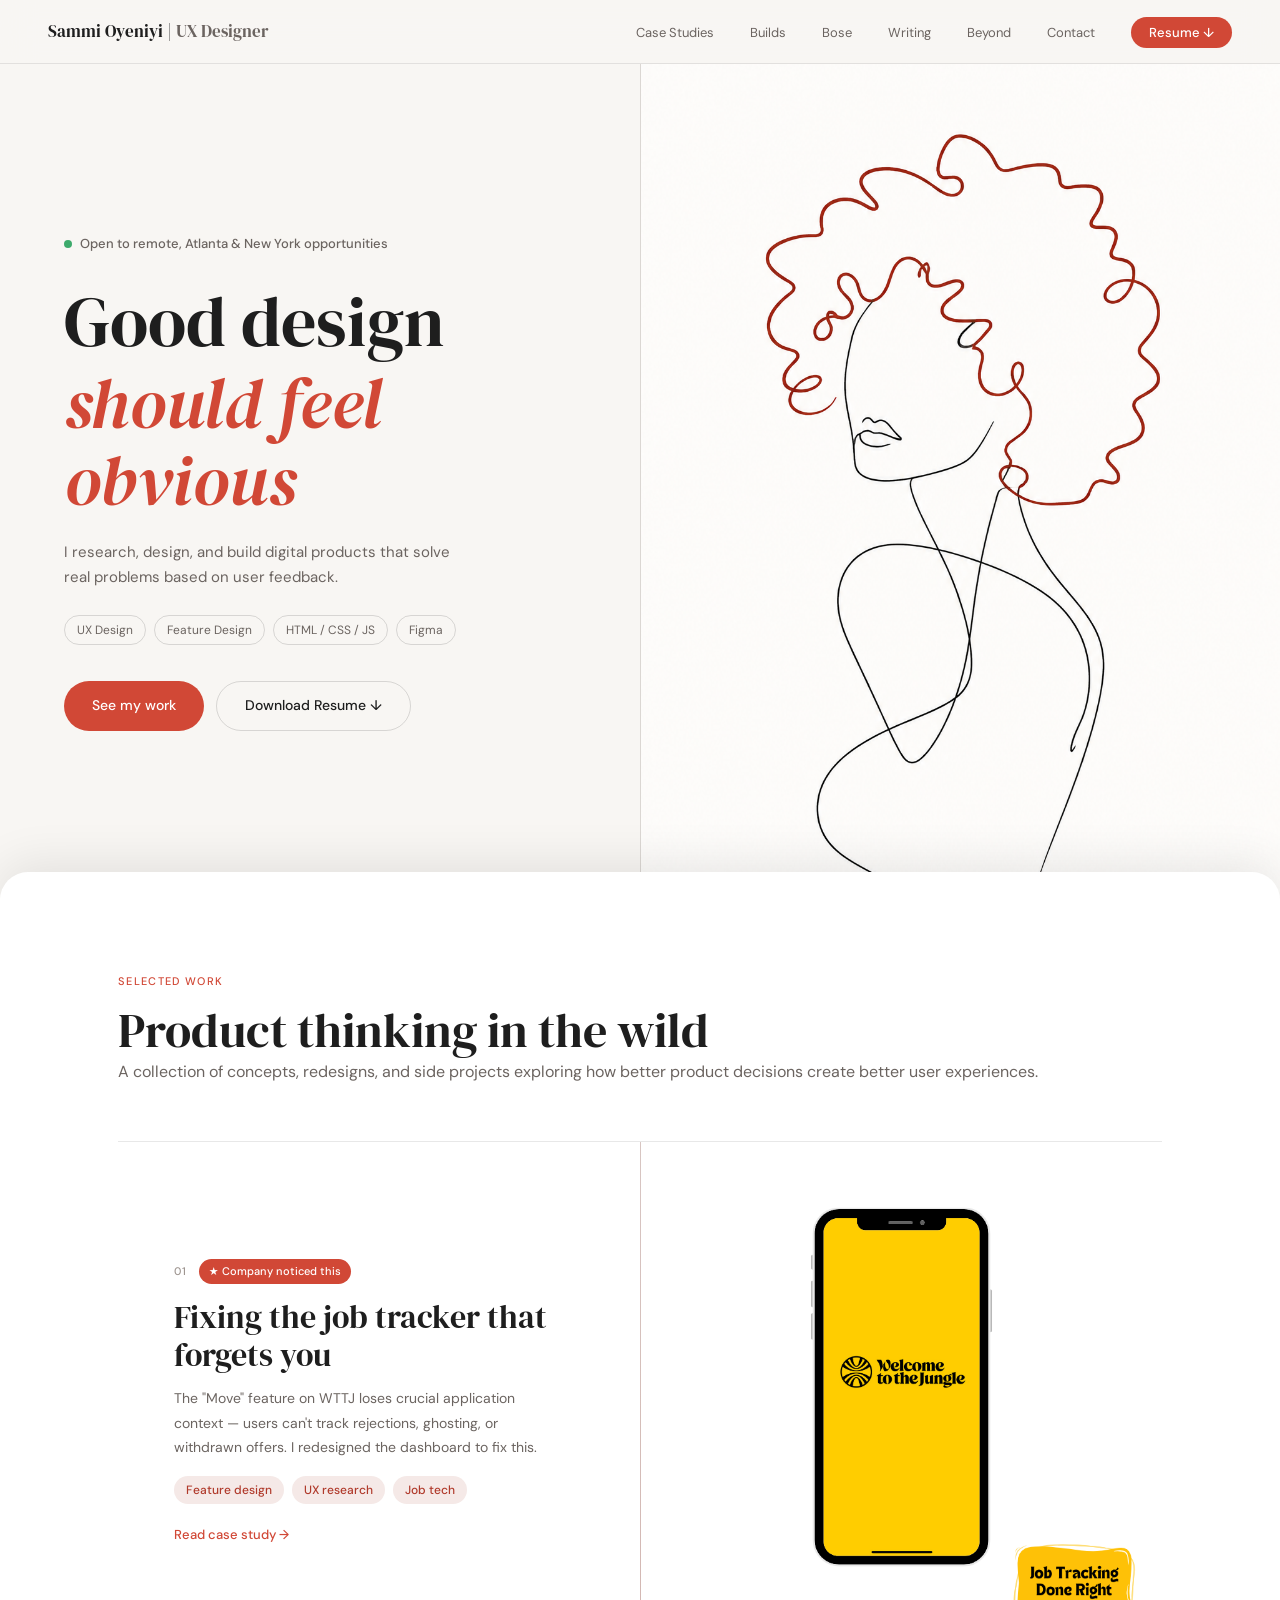
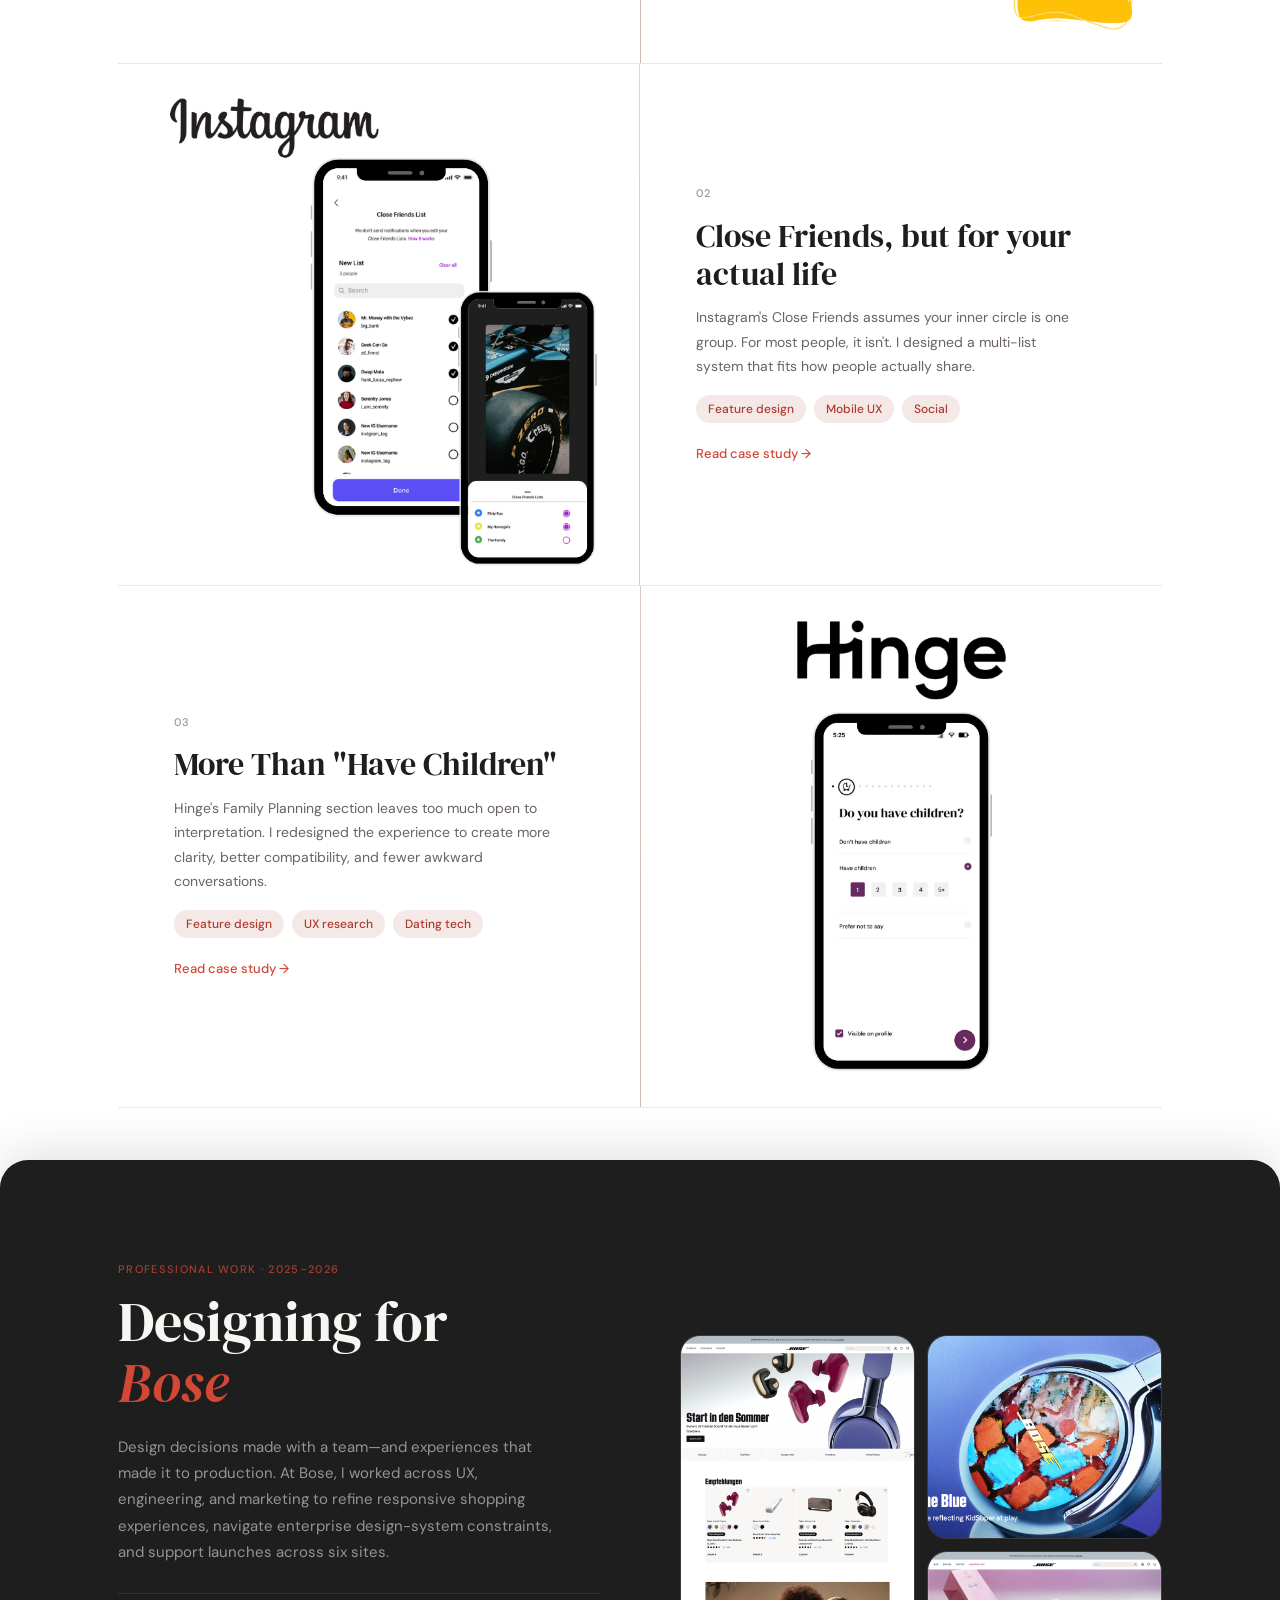
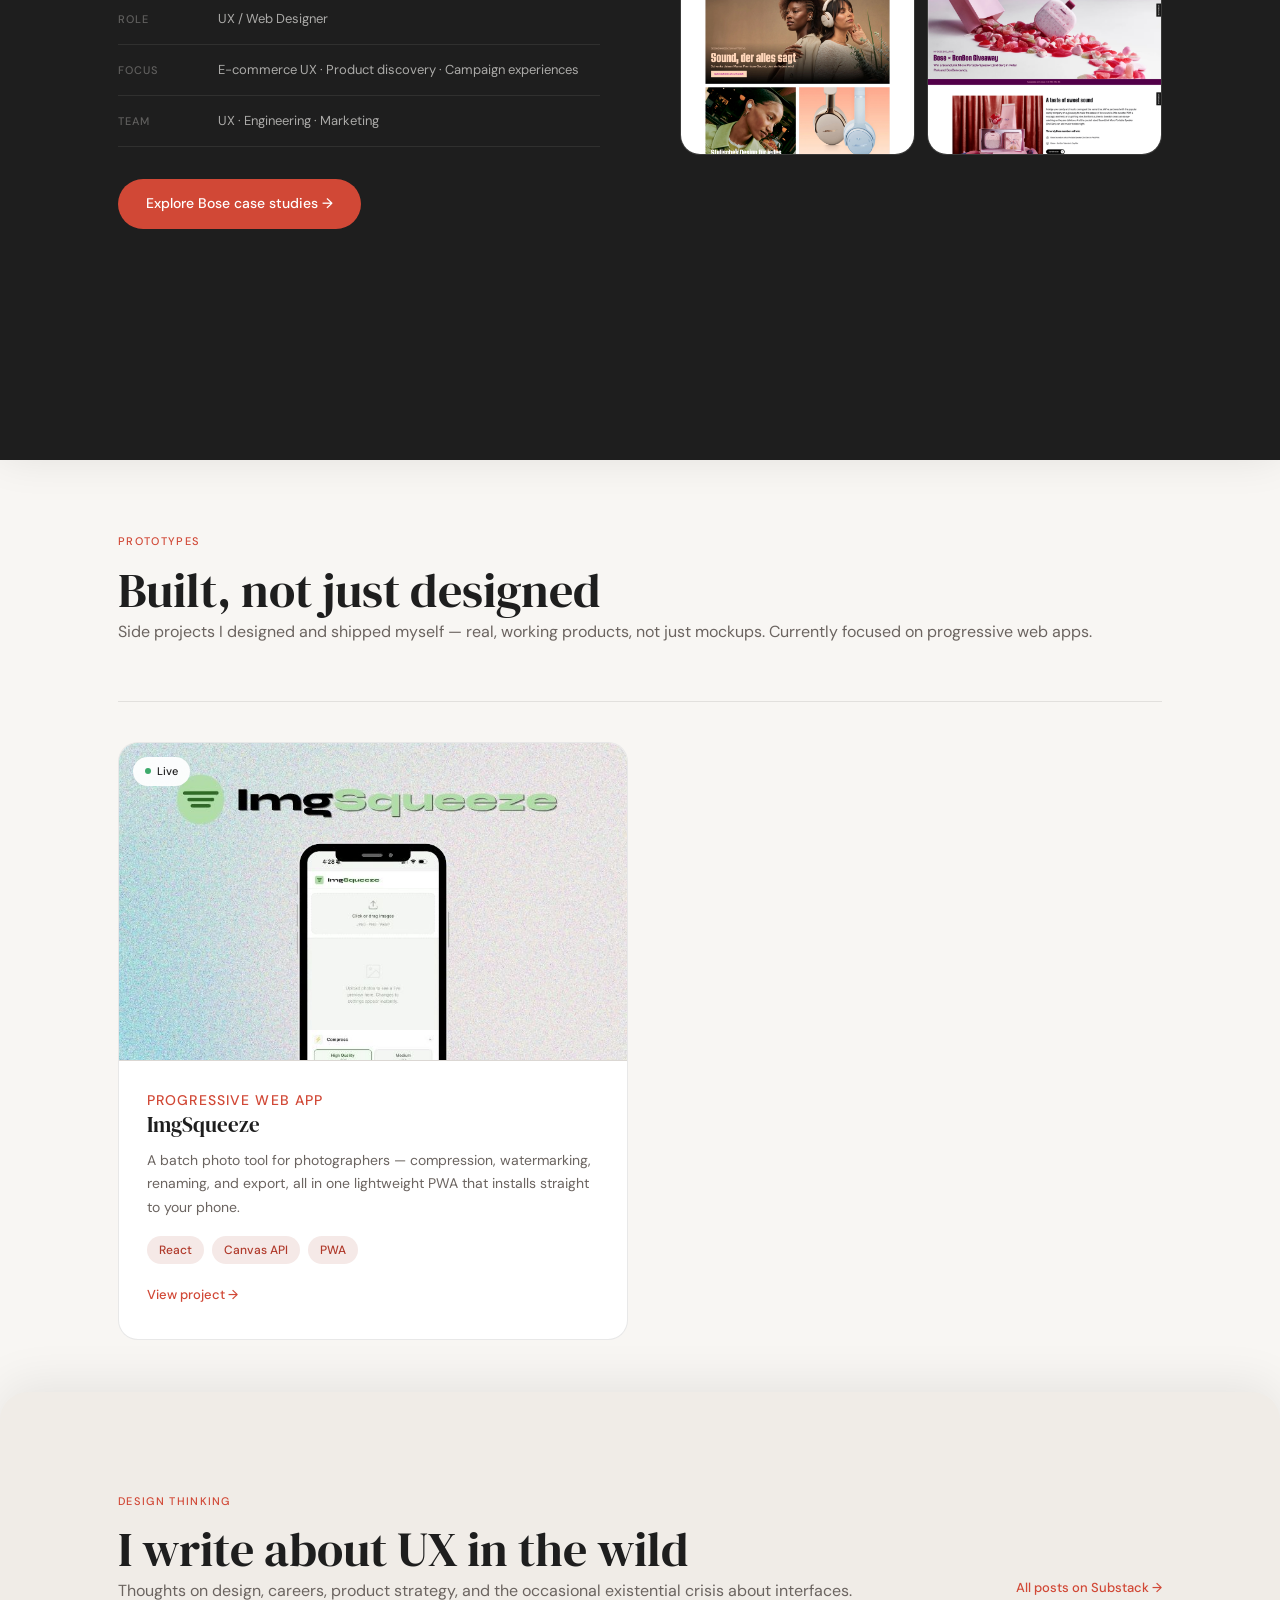
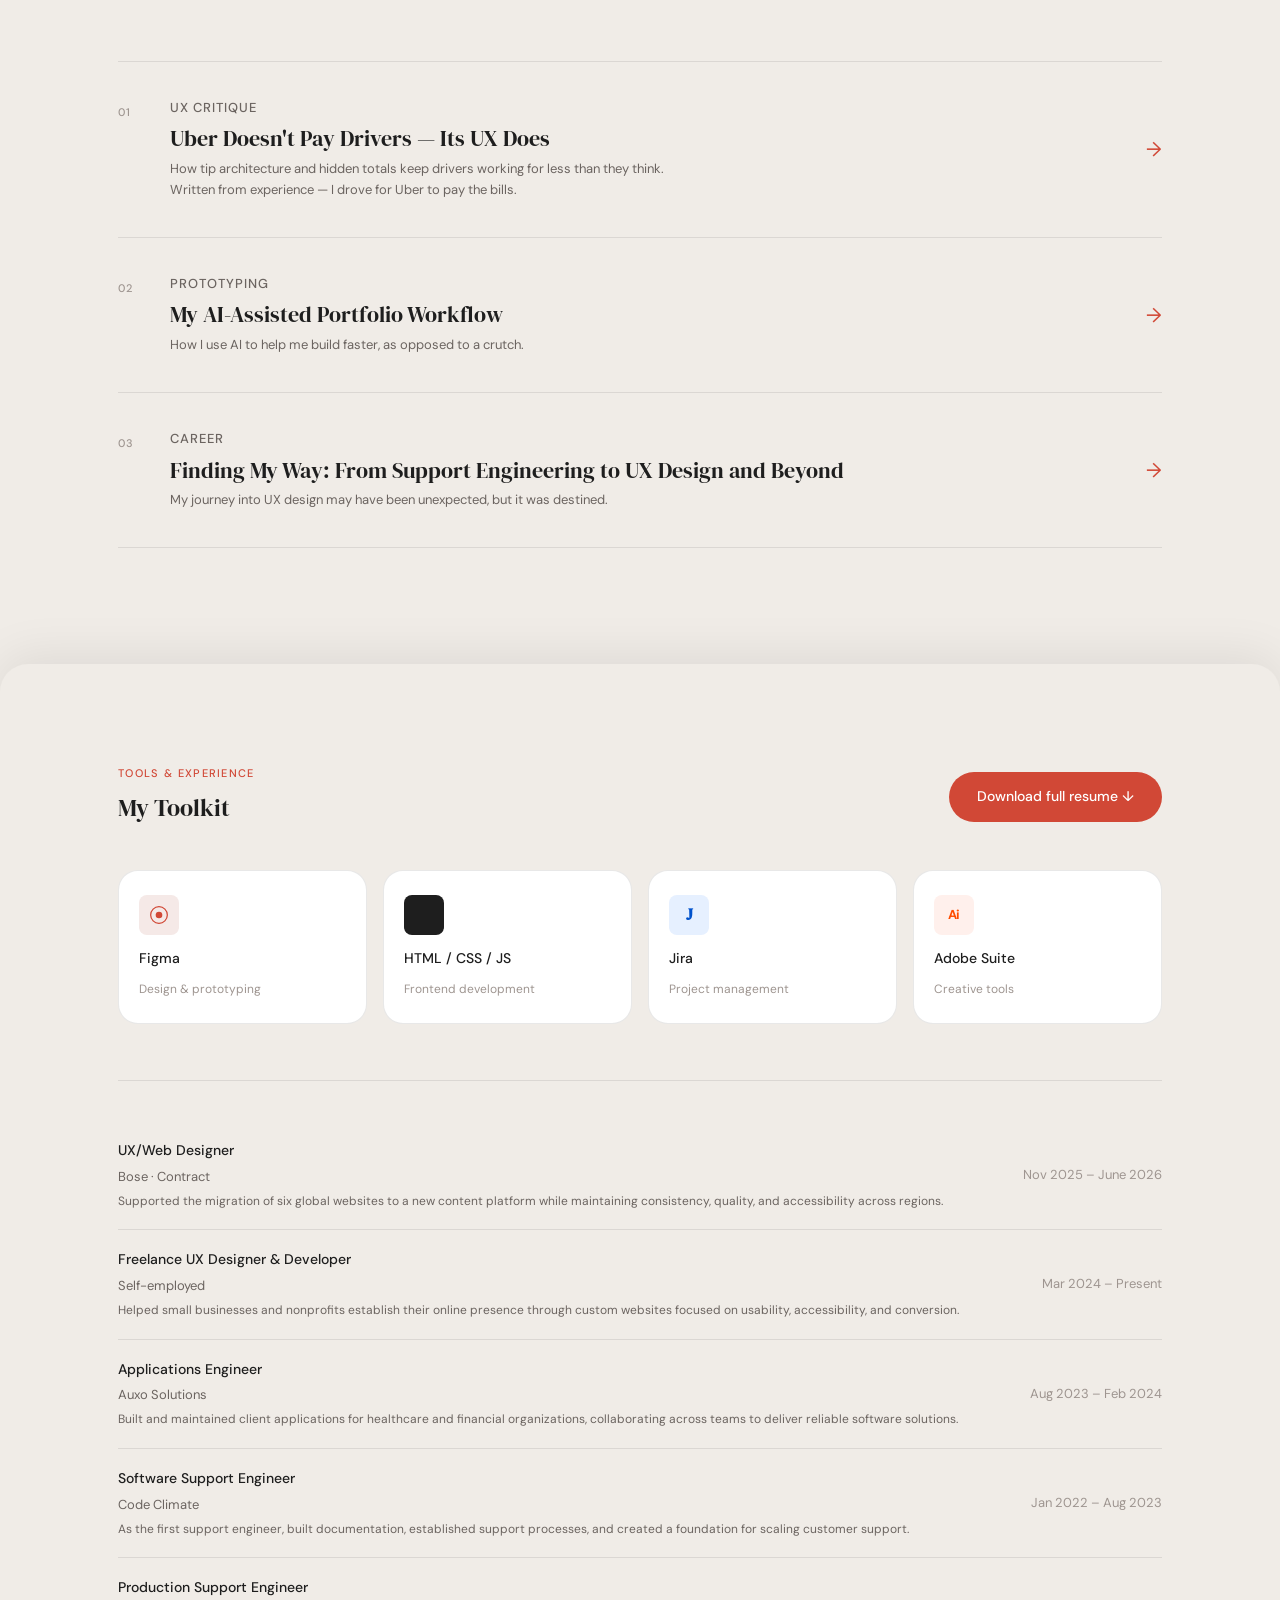
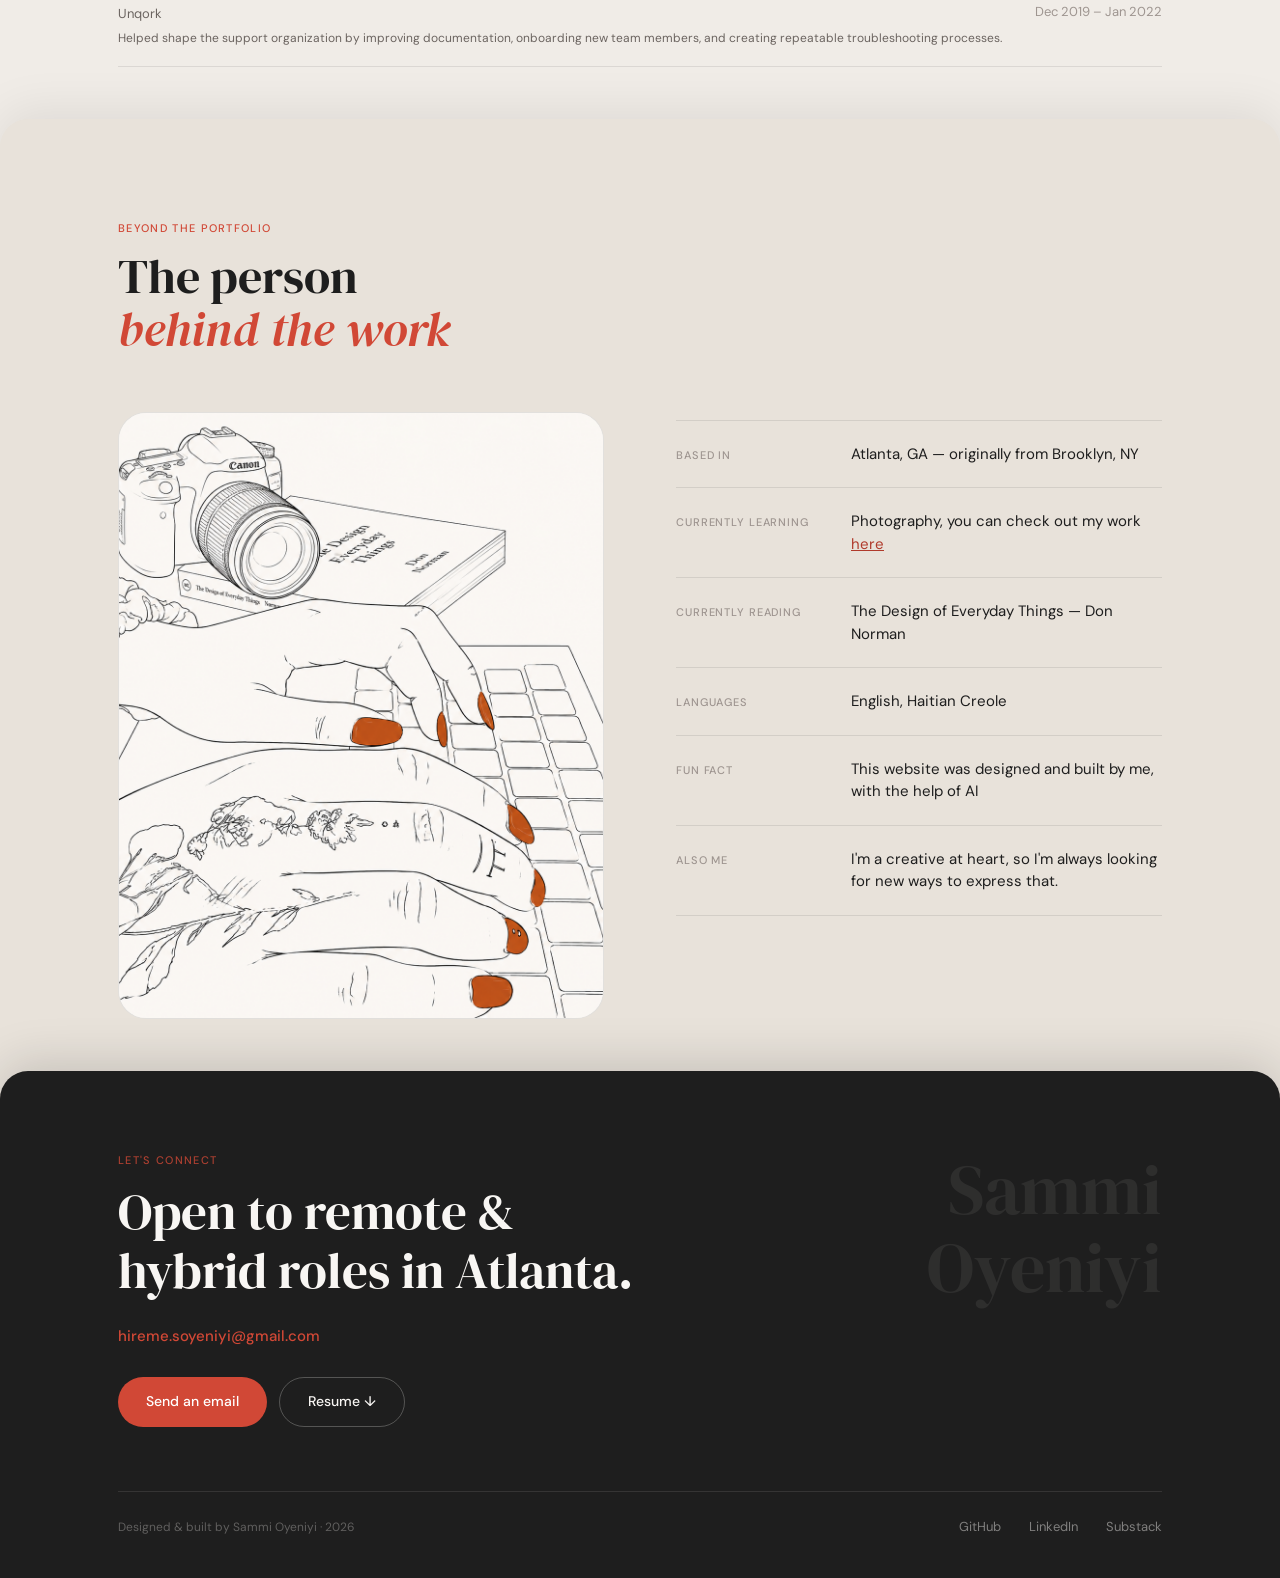
<file: index.html>
<!DOCTYPE html>

<html lang="en">

<head>

  <meta charset="UTF-8">

  <meta name="viewport" content="width=device-width, initial-scale=1.0">

  <title>Sammi Oyeniyi — UX Designer</title>

  <link rel="icon" type="image/x-icon" href="assets/resume-favicon.png">

  <meta name="description" content="UX designer with a technical foundation. Atlanta, GA.">

  <link rel="preconnect" href="https://fonts.googleapis.com">

  <link rel="preconnect" href="https://fonts.gstatic.com" crossorigin>

  <link href="https://fonts.googleapis.com/css2?family=DM+Serif+Display:ital@0;1&family=DM+Sans:opsz,wght@9..40,300;9..40,400;9..40,500&display=swap" rel="stylesheet">

  <link rel="stylesheet" href="styles.css">

</head>

<body>



  <header class="nav">

    <a href="index.html" class="nav-logo">Sammi Oyeniyi | <span>UX Designer</span></a>

    <ul class="nav-links">

      <li><a href="index.html#work">Case Studies</a></li>

      <li><a href="index.html#builds">Builds</a></li>

      <li><a href="index.html#bose">Bose</a></li>

      <li><a href="index.html#thinking">Writing</a></li>

      <li><a href="index.html#beyond">Beyond</a></li>

      <li><a href="index.html#contact">Contact</a></li>

      <li><a href="assets/s-oyeniyi-ux-designer.pdf" class="nav-resume" download>Resume ↓</a></li>

    </ul>

    <!-- Mobile controls -->

    <div class="nav-mobile-controls">

      <a href="assets/s-oyeniyi-ux-designer.pdf" class="nav-resume nav-resume--mobile" download>Resume ↓</a>

      <button class="hamburger" id="hamburger" aria-label="Open menu" aria-expanded="false">

        <span></span>

        <span></span>

        <span></span>

      </button>

    </div>

  </header>



  <!-- Mobile menu overlay -->

  <div class="mobile-menu" id="mobileMenu" aria-hidden="true">

    <nav class="mobile-menu-inner">

      <a href="index.html#work"     class="mobile-link" onclick="closeMenu()">Work</a>

      <a href="index.html#builds"   class="mobile-link" onclick="closeMenu()">Builds</a>

      <a href="index.html#bose"     class="mobile-link" onclick="closeMenu()">Bose</a>

      <a href="index.html#thinking" class="mobile-link" onclick="closeMenu()">Writing</a>

      <a href="index.html#beyond"   class="mobile-link" onclick="closeMenu()">Beyond</a>

      <a href="index.html#contact"  class="mobile-link" onclick="closeMenu()">Contact</a>

      <a href="assets/s-oyeniyi-ux-designer.pdf" class="mobile-link mobile-link--resume" download>Resume ↓</a>

    </nav>

  </div>



  <!-- SCROLL STACK WRAPPER -->

  <div class="stack-wrapper">



    <!-- PANEL 1: HERO -->

    <section class="panel panel-hero" id="hero">

      <div class="hero-inner">

        <div class="hero-text">

          <div class="available-badge">

            <span class="badge-dot"></span>

            Open to remote, Atlanta & New York opportunities

          </div>

          <!-- HEADLINE: write your own here -->

          <h1 class="hero-heading">

            <!-- Line 1 -->

            <span class="hero-line">Good design</span>

            <!-- Line 2 — italic accent -->

            <span class="hero-line hero-line--accent"><em>should feel obvious</em></span>

          </h1>

          <p class="hero-sub">

            <!-- Your subheading: role, background, what makes you different -->

            I research, design, and build digital products that solve real problems based on user feedback.

          </p>

          <div class="hero-skills">

            <span>UX Design</span>

            <span>Feature Design</span>

            <span>HTML / CSS / JS</span>

            <span>Figma</span>

          </div>

          <div class="hero-actions">

            <a href="#work" class="btn-primary">See my work</a>

            <a href="assets/s-oyeniyi-ux-designer.pdf" class="btn-outline" download>Download Resume ↓</a>

          </div>

        </div>

        <div class="hero-photo">

         <img src="assets/portfolio-header.png" alt="abstract line art of woman">

          <!-- <div class="hero-photo-placeholder">

            <span>Your photo<br>or illustration</span>

          </div> -->

        </div>

      </div>

    </section>



    <!-- PANEL 2: WORK -->

    <section class="panel panel-work" id="work">

      <div class="panel-inner">

        <div class="section-header">

          <p class="eyebrow">Selected work</p>

          <h2>Product thinking in the wild</h2>

          <p>A collection of concepts, redesigns, and side projects exploring how better product decisions create better user experiences.</p>

        </div>



        <div class="work-grid">



          <!-- ROW 1: text left, image right -->

          <a href="case-study-wttj.html" class="work-row">

            <div class="work-info">

              <div class="work-meta">

                <span class="work-num">01</span>

                <span class="work-noticed">★ Company noticed this</span>

              </div>

              <h3>Fixing the job tracker that forgets you</h3>

              <p>The "Move" feature on WTTJ loses crucial application context — users can't track rejections, ghosting, or withdrawn offers. I redesigned the dashboard to fix this.</p>

              <div class="tags">

                <span class="tag">Feature design</span>

                <span class="tag">UX research</span>

                <span class="tag">Job tech</span>

              </div>

              <span class="work-cta">Read case study →</span>

            </div>

            <div class="work-image work-image--wttj">

              <img src="assets/wttj-hp.png" alt="WTTJ mockup">

            </div>

          </a>



          <!-- ROW 2: image left, text right -->

          <a href="case-study-instagram.html" class="work-row work-row--flip">

            <div class="work-image work-image--instagram">

              <img src="assets/ig-close-friends.png" alt="Instagram mockup">

            </div>

            <div class="work-info">

              <div class="work-meta">

                <span class="work-num">02</span>

              </div>

              <h3>Close Friends, but for your actual life</h3>

              <p>Instagram's Close Friends assumes your inner circle is one group. For most people, it isn't. I designed a multi-list system that fits how people actually share.</p>

              <div class="tags">

                <span class="tag">Feature design</span>

                <span class="tag">Mobile UX</span>

                <span class="tag">Social</span>

              </div>

              <span class="work-cta">Read case study →</span>

            </div>

          </a>



          <!-- ROW 3: text left, image right -->

          <a href="case-study-hinge.html" class="work-row">

            <div class="work-info">

              <div class="work-meta">

                <span class="work-num">03</span>

              </div>

              <h3>More Than "Have Children"</h3>

              <p>Hinge's Family Planning section leaves too much open to interpretation. I redesigned the experience to create more clarity, better compatibility, and fewer awkward conversations.</p>

              <div class="tags">

                <span class="tag">Feature design</span>

                <span class="tag">UX research</span>

                <span class="tag">Dating tech</span>

              </div>

              <span class="work-cta">Read case study →</span>

            </div>

            <div class="work-image work-image--hinge">

              <img src="assets/hinge-hp.png" alt="Hinge mockup">

            </div>

          </a>



        </div>

      </div>

    </section>



    <!-- PANEL: BUILDS / PROTOTYPES -->

    <!--

      To add next week's project:

      1. Duplicate the ".build-card" block below (not the ".build-card--empty" one).

      2. Point its <a href> at the new project's detail page (e.g. build-<name>.html).

      3. Swap the image, eyebrow, title, description, and tags.

      4. Copy build-imageprep.html as a starting template for the new detail page.

      The dashed "next build" card can stay as the last item, or be removed once

      you're not actively teasing an upcoming project.

    \-->

     <!-- PANEL: BOSE — PROFESSIONAL UX WORK -->
  <section class="panel panel-bose" id="bose">
    <div class="panel-inner">
      <div class="bose-layout">
        <div class="bose-left">
          <p class="eyebrow">Professional work · 2025–2026</p>
          <h2 class="bose-heading">Designing for<br><em>Bose</em></h2>
          <p class="bose-sub">Design decisions made with a team—and experiences that made it to production. At Bose, I worked across UX, engineering, and marketing to refine responsive shopping experiences, navigate enterprise design-system constraints, and support launches across six sites.</p>
          <div class="bose-details">
            <div class="bose-detail"><span class="bose-detail-label">Role</span><span class="bose-detail-value">UX / Web Designer</span></div>
            <div class="bose-detail"><span class="bose-detail-label">Focus</span><span class="bose-detail-value">E-commerce UX · Product discovery · Campaign experiences</span></div>
            <div class="bose-detail"><span class="bose-detail-label">Team</span><span class="bose-detail-value">UX · Engineering · Marketing</span></div>
          </div>
          <a href="bose.html" class="btn-primary">Explore Bose case studies →</a>
        </div>
        <div class="bose-right">
          <div class="bose-grid">
            <div class="bose-thumb bose-thumb--tall"><img src="assets/bose/bose-hp.png" alt="Bose e-commerce experience" loading="lazy"></div>
            <div class="bose-thumb-stack">
              <div class="bose-thumb"><img src="assets/bose/bose-kidsuper-one.png" alt="Bose × KidSuper product collaboration" loading="lazy"></div>
              <div class="bose-thumb"><img src="assets/bose/bose-hp-bonbon.png" alt="Bose × BonBon digital campaign" loading="lazy"></div>
            </div>
          </div>
        </div>
      </div>
    </div>
  </section>

    <section class="panel panel-builds" id="builds">

      <div class="panel-inner">

        <div class="section-header">

          <p class="eyebrow">Prototypes</p>

          <h2>Built, not just designed</h2>

          <p>Side projects I designed and shipped myself — real, working products, not just mockups. Currently focused on progressive web apps.</p>

        </div>



        <div class="builds-grid">



          <!-- BUILD 1: ImagePrep -->

          <a href="build-imgsqueeze.html" class="build-card">

            <div class="build-card-image">

              <span class="build-status"><span class="build-status-dot"></span> Live</span>

              <img src="assets/imgsqueeze-hp.jpg" alt="ImgSqueeze app screenshot">

            </div>

            <div class="build-card-body">

              <p class="build-card-eyebrow">Progressive Web App</p>

              <h3>ImgSqueeze</h3>

              <p>A batch photo tool for photographers — compression, watermarking, renaming, and export, all in one lightweight PWA that installs straight to your phone.</p>

              <div class="tags">

                <span class="tag">React</span>

                <span class="tag">Canvas API</span>

                <span class="tag">PWA</span>

              </div>

              <span class="work-cta">View project →</span>

            </div>

          </a>



          <!-- NEXT BUILD — placeholder slot, swap for the next project card -->

          <!-- <div class="build-card build-card--empty">

            <div class="build-card--empty-inner">

              <span>🛠️</span>

              <strong>Next build in progress</strong>

              <p>A new prototype is on the way — check back soon.</p>

            </div>

          </div> -->



        </div>

      </div>

    </section>

  <!-- PANEL 3: DESIGN THINKING -->

    <section class="panel panel-thinking" id="thinking">

      <div class="panel-inner">

        <div class="section-header section-header--row">

          <div>

            <p class="eyebrow">Design thinking</p>

            <h2>I write about UX in the wild</h2>

            <p>Thoughts on design, careers, product strategy, and the occasional existential crisis about interfaces.</p>

          </div>

          <a href="https://sammithedev.substack.com" target="_blank" rel="noopener" class="substack-link">All posts on Substack →</a>

        </div>



        <div class="thinking-list">

          <a href="https://sammithedev.substack.com/p/uber-doesnt-pay-driversits-ux-does" target="_blank" rel="noopener" class="thinking-row">

            <div class="thinking-row-left">

              <span class="thinking-num">01</span>

              <div>

                <p class="thinking-label">UX critique</p>

                <h3>Uber Doesn't Pay Drivers — Its UX Does</h3>

                <p>How tip architecture and hidden totals keep drivers working for less than they think. Written from experience — I drove for Uber to pay the bills.</p>

              </div>

            </div>

            <span class="thinking-arrow">→</span>

          </a>

          <a href="https://sammithedev.substack.com/p/my-ai-assisted-portfolio-workflow" target="_blank" rel="noopener" class="thinking-row">

            <div class="thinking-row-left">

              <span class="thinking-num">02</span>

              <div>

                <p class="thinking-label">Prototyping</p>

                <h3>My AI-Assisted Portfolio Workflow</h3>

                <p>How I use AI to help me build faster, as opposed to a crutch.</p>

              </div>

            </div>

            <span class="thinking-arrow">→</span>

          </a>

          <a href="https://sammithedev.substack.com/p/finding-my-way-from-support-engineering" target="_blank" rel="noopener" class="thinking-row">

            <div class="thinking-row-left">

              <span class="thinking-num">03</span>

              <div>

                <p class="thinking-label">Career</p>

                <h3>Finding My Way: From Support Engineering to UX Design and Beyond</h3>

                <p>My journey into UX design may have been unexpected, but it was destined.</p>

              </div>

            </div>

            <span class="thinking-arrow">→</span>

          </a>

        </div>

      </div>

    </section>



    <!-- PANEL: TECH STACK + RESUME -->

    <section class="panel panel-stack" id="stack">

      <div class="panel-inner">

        <div class="stack-section-header">

          <div>

            <p class="eyebrow">Tools & experience</p>

            <h2>My Toolkit</h2>

          </div>

          <a href="assets/sam-oyeniyi-product-designer-resume.pdf" class="btn-primary" download>Download full resume ↓</a>

        </div>



        <div class="tech-grid">

          <div class="tech-item">

            <div class="tech-icon">

              <svg viewBox="0 0 24 24" fill="none" xmlns="http://www.w3.org/2000/svg"><path d="M8 12a4 4 0 1 0 8 0 4 4 0 0 0-8 0z" fill="#D14836"/><path d="M12 2C6.48 2 2 6.48 2 12s4.48 10 10 10 10-4.48 10-10S17.52 2 12 2z" stroke="#D14836" stroke-width="1.5" fill="none"/></svg>

            </div>

            <span class="tech-name">Figma</span>

            <span class="tech-desc">Design & prototyping</span>

          </div>

          <div class="tech-item">

            <div class="tech-icon tech-icon--code">

              <span></></span>

            </div>

            <span class="tech-name">HTML / CSS / JS</span>

            <span class="tech-desc">Frontend development</span>

          </div>

          <div class="tech-item">

            <div class="tech-icon tech-icon--jira">

              <span>J</span>

            </div>

            <span class="tech-name">Jira</span>

            <span class="tech-desc">Project management</span>

          </div>

          <div class="tech-item">

            <div class="tech-icon tech-icon--adobe">

              <span>Ai</span>

            </div>

            <span class="tech-name">Adobe Suite</span>

            <span class="tech-desc">Creative tools</span>

          </div>

        </div>



        <div class="resume-strip">

          <div class="resume-roles">

            <div class="resume-role">

              <div class="resume-role-left">

                <span class="resume-role-title">UX/Web Designer</span>

                <span class="resume-role-co">Bose · Contract</span>

                <p class="resume-text">Supported the migration of six global websites to a new content platform while maintaining consistency, quality, and accessibility across regions.</p>

              </div>

              <span class="resume-role-date">Nov 2025 – June 2026</span>

            </div>

            <div class="resume-role">

              <div class="resume-role-left">

                <span class="resume-role-title">Freelance UX Designer & Developer</span>

                <span class="resume-role-co">Self-employed</span>

                <p class="resume-text">Helped small businesses and nonprofits establish their online presence through custom websites focused on usability, accessibility, and conversion.</p>

              </div>

              <span class="resume-role-date">Mar 2024 – Present</span>

            </div>

            <div class="resume-role">

              <div class="resume-role-left">

                <span class="resume-role-title">Applications Engineer</span>

                <span class="resume-role-co">Auxo Solutions</span>

                <p class="resume-text">Built and maintained client applications for healthcare and financial organizations, collaborating across teams to deliver reliable software solutions.</p>

              </div>

              <span class="resume-role-date">Aug 2023 – Feb 2024</span>

            </div>

            <div class="resume-role">

              <div class="resume-role-left">

                <span class="resume-role-title">Software Support Engineer</span>

                <span class="resume-role-co">Code Climate</span>

                <p class="resume-text">As the first support engineer, built documentation, established support processes, and created a foundation for scaling customer support.</p>

              </div>

              <span class="resume-role-date">Jan 2022 – Aug 2023</span>

            </div>

            <div class="resume-role">

              <div class="resume-role-left">

                <span class="resume-role-title">Production Support Engineer</span>

                <span class="resume-role-co">Unqork</span>

                <p class="resume-text">Helped shape the support organization by improving documentation, onboarding new team members, and creating repeatable troubleshooting processes.</p>

              </div>

              <span class="resume-role-date">Dec 2019 – Jan 2022</span>

            </div>

          </div>

        </div>



      </div>

    </section>



    <!-- PANEL 4: BEYOND -->

    <section class="panel panel-beyond" id="beyond">

      <div class="panel-inner">

        <div class="section-header">

          <p class="eyebrow">Beyond the portfolio</p>

          <h2 class="beyond-heading">The person<br><em>behind the work</em></h2>

        </div>

        <div class="beyond-layout">

          <div class="beyond-photo">

           <img src="assets/portfolio-beyond.png" alt="Sammi">

          </div>

          <div class="beyond-facts">

            <div class="fact-row">

              <span class="fact-label">Based in</span>

              <span class="fact-value">Atlanta, GA — originally from Brooklyn, NY</span>

            </div>

            <div class="fact-row">

              <span class="fact-label">Currently learning</span>

              <span class="fact-value">Photography, you can check out my work <a href="https://www.sammishotthat.com/" target="_blank" rel="noopener noreferrer"><span class="photo">here</span> </a> </span>

            </div>

            <div class="fact-row">

              <span class="fact-label">Currently reading</span>

              <span class="fact-value">The Design of Everyday Things — Don Norman</span>

            </div>

            <div class="fact-row">

              <span class="fact-label">Languages</span>

              <span class="fact-value">English, Haitian Creole</span>

            </div>

            <div class="fact-row">

              <span class="fact-label">Fun fact</span>

              <span class="fact-value">This website was designed and built by me, with the help of AI</span>

            </div>

            <div class="fact-row">

              <span class="fact-label">Also me</span>

              <span class="fact-value">I'm a creative at heart, so I'm always looking for new ways to express that.</span>

            </div>

          </div>

        </div>

      </div>

    </section>



    <!-- PANEL 5: FOOTER / CONTACT -->

    <footer class="panel panel-footer" id="contact">

      <div class="panel-inner footer-inner">

        <div class="footer-top">

          <div class="footer-left">

            <p class="eyebrow">Let's connect</p>

            <h2 class="footer-heading">Open to remote &<br>hybrid roles in Atlanta.</h2>

            <a href="mailto:hireme.soyeniyi@gmail.com" class="footer-email">hireme.soyeniyi@gmail.com</a>

            <div class="footer-actions">

              <a href="mailto:hireme.soyeniyi@gmail.com" class="btn-primary">Send an email</a>

              <a href="assets/s-oyeniyi-ux-designer.pdf" class="btn-outline" download>Resume ↓</a>

            </div>

          </div>

          <div class="footer-wordmark">Sammi<br>Oyeniyi</div>

        </div>

        <div class="footer-bottom">

          <p>Designed & built by Sammi Oyeniyi · 2026</p>

          <div class="footer-links">

            <a href="https://github.com/SOyeniyi801" target="_blank" rel="noopener">GitHub</a>

            <a href="https://www.linkedin.com/in/samantha-o-6384705a/" target="_blank" rel="noopener">LinkedIn</a>

            <a href="https://sammithedev.substack.com" target="_blank" rel="noopener">Substack</a>

          </div>

        </div>

      </div>

    </footer>



  </div><!-- end .stack-wrapper -->



  <script>

    // Stacking scroll — hero scales down as next panel covers it

    const hero = document.querySelector('.panel-hero');

    function onScroll() {

      if (!hero) return;

      const rect = hero.getBoundingClientRect();

      const progress = Math.min(Math.max(-rect.top / (rect.height * 0.6), 0), 1);

      hero.style.transform = `scale(${1 - progress * 0.035})`;

      hero.style.transformOrigin = 'top center';

    }

    window.addEventListener('scroll', onScroll, { passive: true });

    onScroll();



    // Hamburger menu

    const hamburger = document.getElementById('hamburger');

    const mobileMenu = document.getElementById('mobileMenu');



    hamburger.addEventListener('click', () => {

      const isOpen = mobileMenu.classList.contains('is-open');

      if (isOpen) { closeMenu(); } else { openMenu(); }

    });



    function openMenu() {

      mobileMenu.classList.add('is-open');

      hamburger.classList.add('is-active');

      hamburger.setAttribute('aria-expanded', 'true');

      mobileMenu.setAttribute('aria-hidden', 'false');

      document.body.style.overflow = 'hidden';

    }



    function closeMenu() {

      mobileMenu.classList.remove('is-open');

      hamburger.classList.remove('is-active');

      hamburger.setAttribute('aria-expanded', 'false');

      mobileMenu.setAttribute('aria-hidden', 'true');

      document.body.style.overflow = '';

    }



    // Close on outside click

    mobileMenu.addEventListener('click', (e) => {

      if (e.target === mobileMenu) closeMenu();

    });

    // Hide nav on scroll down, show on scroll up

let lastScrollY = window.scrollY;

let navHidden = false;

const navEl = document.querySelector('.nav');



function handleNavScroll() {

  const currentScrollY = window.scrollY;



  // Always show nav near the top of the page

  if (currentScrollY < 80) {

    navEl.classList.remove('nav--hidden');

    navHidden = false;

    lastScrollY = currentScrollY;

    return;

  }



  const scrollingDown = currentScrollY > lastScrollY;



  if (scrollingDown && !navHidden) {

    navEl.classList.add('nav--hidden');

    navHidden = true;

  } else if (!scrollingDown && navHidden) {

    navEl.classList.remove('nav--hidden');

    navHidden = false;

  }



  lastScrollY = currentScrollY;

}



window.addEventListener('scroll', handleNavScroll, { passive: true });

function openMenu() {

  mobileMenu.classList.add('is-open');

  hamburger.classList.add('is-active');

  hamburger.setAttribute('aria-expanded', 'true');

  document.body.style.overflow = 'hidden';

  navEl.classList.remove('nav--hidden'); // keep nav visible while menu is open

}

  </script>



</body>

</html>
</file>
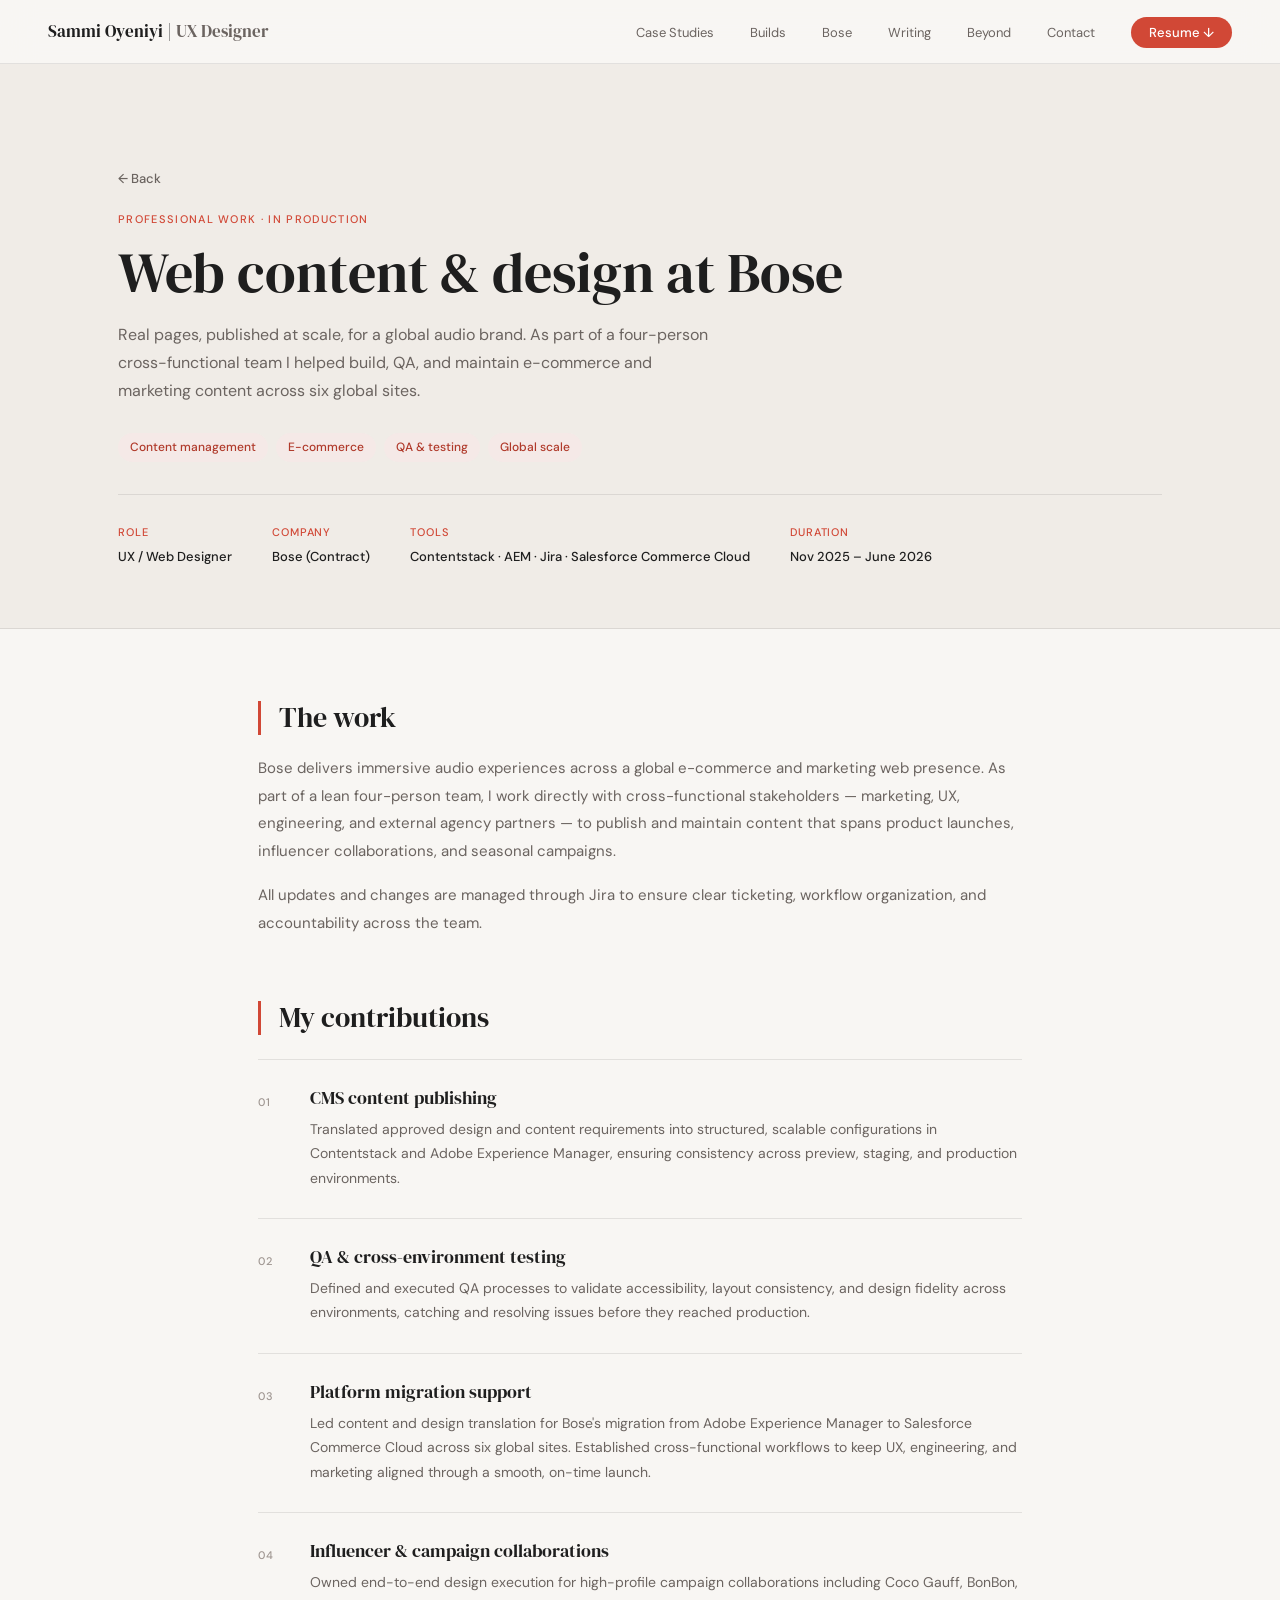
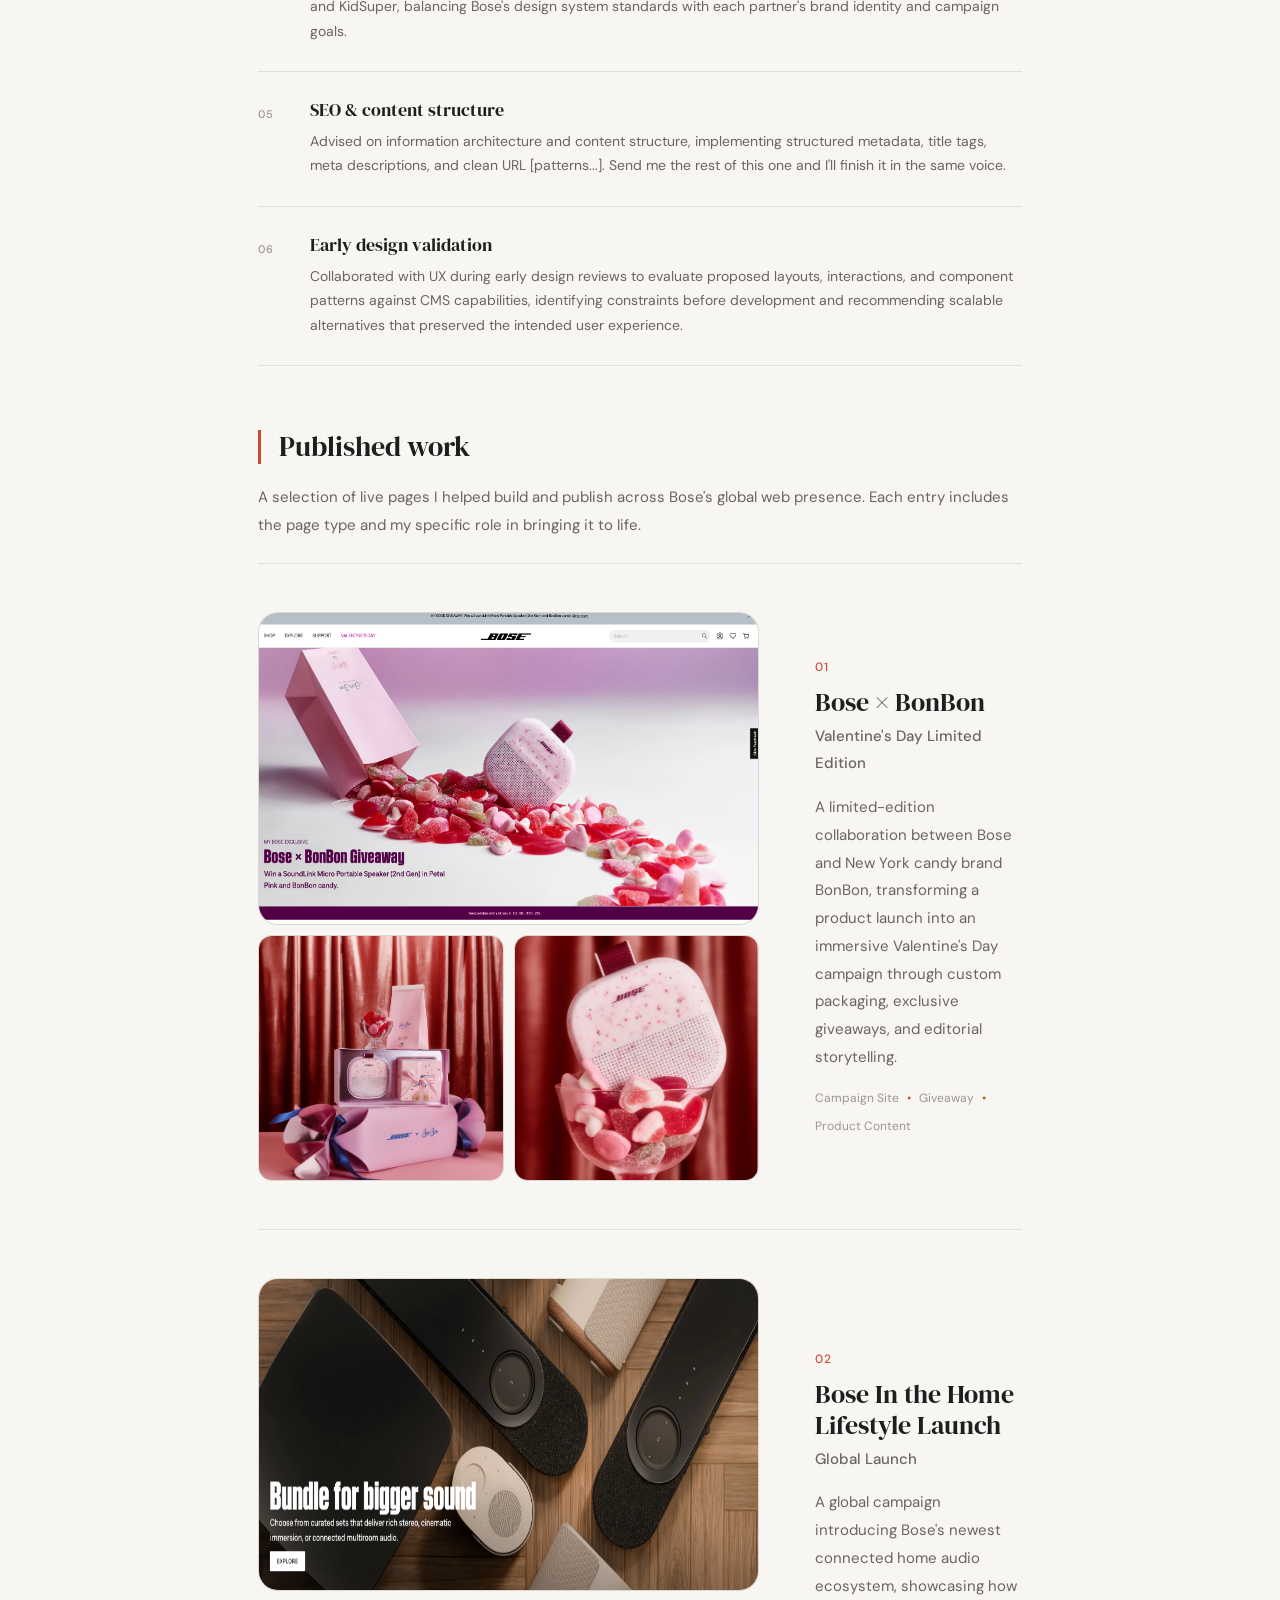
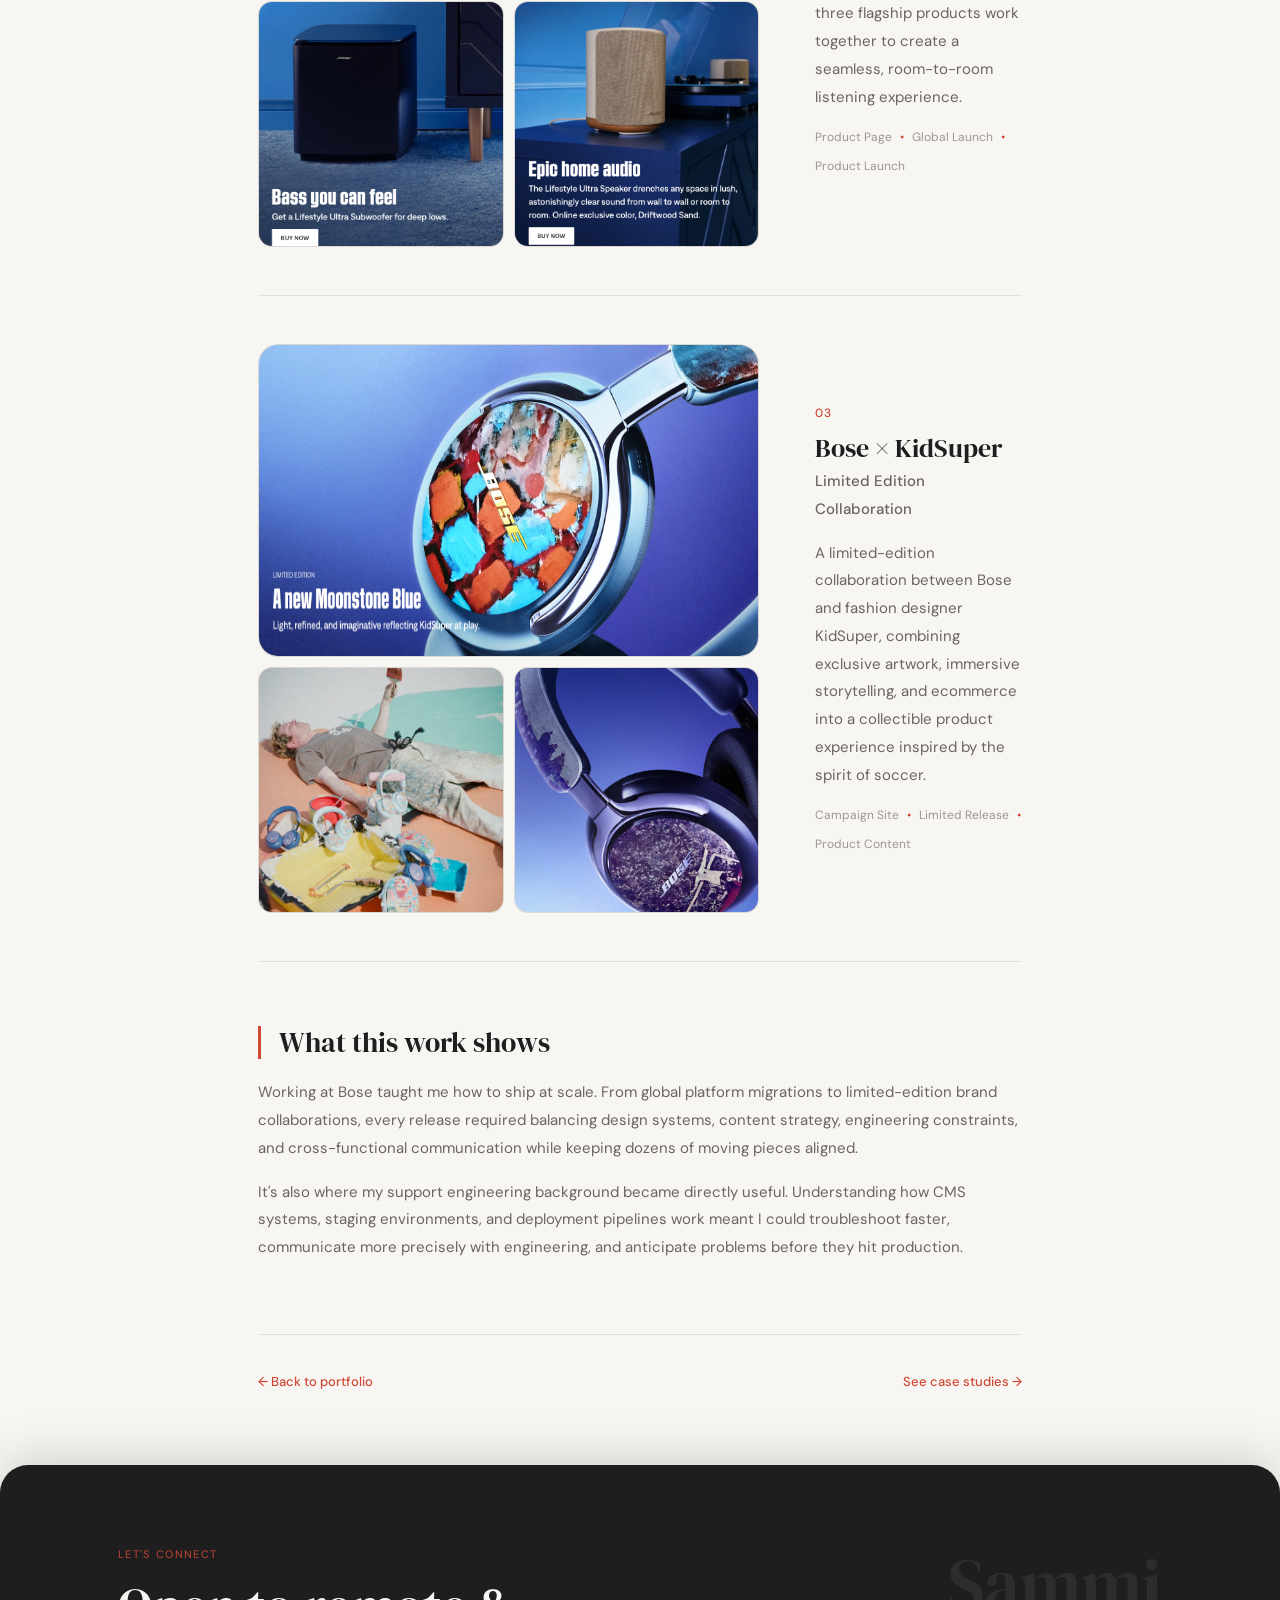
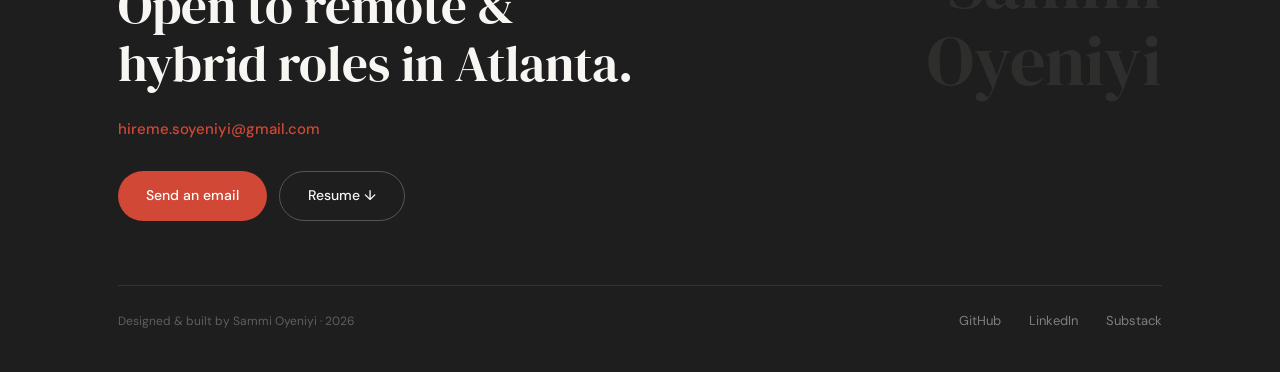
<file: bose-old.html>
<!DOCTYPE html>
<html lang="en">
<head>
  <meta charset="UTF-8">
  <meta name="viewport" content="width=device-width, initial-scale=1.0">
  <title>Bose — Sammi Oyeniyi</title>
  <link rel="icon" type="image/x-icon" href="assets/resume-favicon.png">
  <meta name="description" content="Web content and design work at Bose — global e-commerce and marketing pages.">
  <link rel="preconnect" href="https://fonts.googleapis.com">
  <link rel="preconnect" href="https://fonts.gstatic.com" crossorigin>
  <link href="https://fonts.googleapis.com/css2?family=DM+Serif+Display:ital@0;1&family=DM+Sans:opsz,wght@9..40,300;9..40,400;9..40,500&display=swap" rel="stylesheet">
  <link rel="stylesheet" href="styles.css">
</head>
<body class="cs-page">

  <header class="nav">
    <a href="index.html" class="nav-logo">Sammi Oyeniyi | <span>UX Designer</span></a>
    <ul class="nav-links">
      <li><a href="index.html#work">Case Studies</a></li>
      <li><a href="index.html#builds">Builds</a></li>
      <li><a href="index.html#bose">Bose</a></li>
      <li><a href="index.html#thinking">Writing</a></li>
      <li><a href="index.html#beyond">Beyond</a></li>
      <li><a href="index.html#contact">Contact</a></li>
      <li><a href="assets/s-oyeniyi-ux-designer.pdf" class="nav-resume" download>Resume ↓</a></li>
    </ul>
    <!-- Mobile controls -->
    <div class="nav-mobile-controls">
      <a href="assets/s-oyeniyi-ux-designer.pdf" class="nav-resume nav-resume--mobile" download>Resume ↓</a>
      <button class="hamburger" id="hamburger" aria-label="Open menu" aria-expanded="false">
        <span></span>
        <span></span>
        <span></span>
      </button>
    </div>
  </header>

  <!-- Mobile menu overlay -->
  <div class="mobile-menu" id="mobileMenu" aria-hidden="true">
    <nav class="mobile-menu-inner">
      <a href="index.html#work"     class="mobile-link" onclick="closeMenu()">Work</a>
      <a href="index.html#builds"   class="mobile-link" onclick="closeMenu()">Builds</a>
      <a href="index.html#bose"     class="mobile-link" onclick="closeMenu()">Bose</a>
      <a href="index.html#thinking" class="mobile-link" onclick="closeMenu()">Writing</a>
      <a href="index.html#beyond"   class="mobile-link" onclick="closeMenu()">Beyond</a>
      <a href="index.html#contact"  class="mobile-link" onclick="closeMenu()">Contact</a>
      <a href="assets/s-oyeniyi-ux-designer.pdf" class="mobile-link mobile-link--resume" download>Resume ↓</a>
    </nav>
  </div>


  <!-- PAGE HERO -->
  <section class="cs-hero-section">
    <div class="panel-inner">
      <a href="index.html#bose" class="cs-back">← Back</a>
      <p class="eyebrow">Professional work · In production</p>
      <h1>Web content & design at Bose</h1>
      <p class="cs-hero-sub">Real pages, published at scale, for a global audio brand. As part of a four-person cross-functional team I helped build, QA, and maintain e-commerce and marketing content across six global sites.</p>
      <div class="tags">
        <span class="tag">Content management</span>
        <span class="tag">E-commerce</span>
        <span class="tag">QA & testing</span>
        <span class="tag">Global scale</span>
      </div>
      <div class="cs-meta">
        <div class="cs-meta-item">
          <span class="cs-meta-label">Role</span>
          <span class="cs-meta-value">UX / Web Designer</span>
        </div>
        <div class="cs-meta-item">
          <span class="cs-meta-label">Company</span>
          <span class="cs-meta-value">Bose (Contract)</span>
        </div>
        <div class="cs-meta-item">
          <span class="cs-meta-label">Tools</span>
          <span class="cs-meta-value">Contentstack · AEM · Jira · Salesforce Commerce Cloud</span>
        </div>
        <div class="cs-meta-item">
          <span class="cs-meta-label">Duration</span>
          <span class="cs-meta-value">Nov 2025 – June 2026</span>
        </div>
      </div>
    </div>
  </section>

  <!-- OVERVIEW -->
  <div class="cs-body bose-body">

    <section class="cs-section">
      <h2>The work</h2>
      <p>Bose delivers immersive audio experiences across a global e-commerce and marketing web presence. As part of a lean four-person team, I work directly with cross-functional stakeholders — marketing, UX, engineering, and external agency partners — to publish and maintain content that spans product launches, influencer collaborations, and seasonal campaigns.</p>
      <p>All updates and changes are managed through Jira to ensure clear ticketing, workflow organization, and accountability across the team.</p>
    </section>

    <!-- WHAT I DID -->
    <section class="cs-section">
      <h2>My contributions</h2>
      <div class="bose-contributions">
        <div class="bose-contribution">
          <span class="bose-contribution-num">01</span>
          <div>
            <h3>CMS content publishing</h3>
            <p>Translated approved design and content requirements into structured, scalable configurations in Contentstack and Adobe Experience Manager, ensuring consistency across preview, staging, and production environments.</p>
          </div>
        </div>
        <div class="bose-contribution">
          <span class="bose-contribution-num">02</span>
          <div>
            <h3>QA & cross-environment testing</h3>
            <p>Defined and executed QA processes to validate accessibility, layout consistency, and design fidelity across environments, catching and resolving issues before they reached production.</p>
          </div>
        </div>
        <div class="bose-contribution">
          <span class="bose-contribution-num">03</span>
          <div>
            <h3>Platform migration support</h3>
            <p>Led content and design translation for Bose's migration from Adobe Experience Manager to Salesforce Commerce Cloud across six global sites. Established cross-functional workflows to keep UX, engineering, and marketing aligned through a smooth, on-time launch.</p>
          </div>
        </div>
        <div class="bose-contribution">
          <span class="bose-contribution-num">04</span>
          <div>
            <h3>Influencer & campaign collaborations</h3>
            <p>Owned end-to-end design execution for high-profile campaign collaborations including Coco Gauff, BonBon, and KidSuper, balancing Bose's design system standards with each partner's brand identity and campaign goals.</p>
          </div>
        </div>
        <div class="bose-contribution">
          <span class="bose-contribution-num">05</span>
          <div>
            <h3>SEO & content structure</h3>
            <p>Advised on information architecture and content structure, implementing structured metadata, title tags, meta descriptions, and clean URL [patterns...]. Send me the rest of this one and I'll finish it in the same voice.</p>
          </div>
        </div>
        <div class="bose-contribution">
          <span class="bose-contribution-num">06</span>
          <div>
            <h3>Early design validation</h3>
            <p>Collaborated with UX during early design reviews to evaluate proposed layouts, interactions, and component patterns against CMS capabilities, identifying constraints before development and recommending scalable alternatives that preserved the intended user experience.</p>
          </div>
        </div>
      </div>
    </section>

    <!-- PUBLISHED WORK — editorial layout -->
    <section class="cs-section published-section">
      <h2>Published work</h2>
      <p>A selection of live pages I helped build and publish across Bose's global web presence. Each entry includes the page type and my specific role in bringing it to life.</p>

      <!-- ENTRY 01 -->
      <div class="published-entry">
        <div class="published-media">
          <div class="published-media-main">
            <img src="assets/bose/bose-bonbon-hero-one.png" alt="Bose × BonBon Valentine's Day campaign hero">
          </div>
          <div class="published-media-thumb">
            <img src="assets/bose/bose-bonbon-two.png" alt="Bose × BonBon gift set">
          </div>
          <div class="published-media-thumb">
            <img src="assets/bose/bose-bonbon-three.png" alt="Bose × BonBon product detail">
          </div>
        </div>
        <div class="published-info">
          <span class="published-num">01</span>
          <h3>Bose × BonBon</h3>
          <p class="published-subtitle">Valentine's Day Limited Edition</p>
          <p class="published-desc">A limited-edition collaboration between Bose and New York candy brand BonBon, transforming a product launch into an immersive Valentine's Day campaign through custom packaging, exclusive giveaways, and editorial storytelling.</p>
          <div class="published-meta">
            <span>Campaign Site</span>
            <span class="meta-dot">•</span>
            <span>Giveaway</span>
            <span class="meta-dot">•</span>
            <span>Product Content</span>
          </div>
        </div>
      </div>

      <!-- ENTRY 02 -->
      <div class="published-entry">
        <div class="published-media">
          <div class="published-media-main">
            <img src="assets/bose/bose-ith-one.png" alt="Bose in the home campaign hero">
          </div>
          <div class="published-media-thumb">
            <img src="assets/bose/bose-ith-two.png" alt="Bose in the home campaign hero">
          </div>
          <div class="published-media-thumb">
            <img src="assets/bose/bose-ith-three.png" alt="Bose in the home campaign hero">
          </div>
        </div>
        <div class="published-info">
          <span class="published-num">02</span>
          <h3>Bose In the Home Lifestyle Launch</h3>
          <p class="published-subtitle">Global Launch</p>
          <p class="published-desc">A global campaign introducing Bose's newest connected home audio ecosystem, showcasing how three flagship products work together to create a seamless, room-to-room listening experience.</p>
          <div class="published-meta">
            <span>Product Page</span>
            <span class="meta-dot">•</span>
            <span>Global Launch</span>
            <span class="meta-dot">•</span>
            <span>Product Launch</span>
          </div>
        </div>
      </div>

      <!-- ENTRY 03 -->
      <div class="published-entry">
        <div class="published-media">
          <div class="published-media-main">
            <img src="assets/bose/bose-kidsuper-one.png" alt="Bose × KidSuper campaign hero">
          </div>
          <div class="published-media-thumb">
            <img src="assets/bose/bose-kidsuper-two.png" alt="Bose × Kidsuper lifestyle">
          </div>
          <div class="published-media-thumb">
            <img src="assets/bose/bose-kidsuper-three.png" alt="Bose × Kidsuper lifestyle">
          </div>
        </div>
        <div class="published-info">
          <span class="published-num">03</span>
          <h3>Bose × KidSuper</h3>
          <p class="published-subtitle">Limited Edition Collaboration</p>
          <p class="published-desc">A limited-edition collaboration between Bose and fashion designer KidSuper, combining exclusive artwork, immersive storytelling, and ecommerce into a collectible product experience inspired by the spirit of soccer.</p>
          <div class="published-meta">
            <span>Campaign Site</span>
            <span class="meta-dot">•</span>
            <span>Limited Release</span>
            <span class="meta-dot">•</span>
            <span>Product Content</span>
          </div>
        </div>
      </div>

      <!-- Duplicate a .published-entry block above for each additional page -->

    </section>

    <section class="cs-section">
      <h2>What this work shows</h2>
      <p>Working at Bose taught me how to ship at scale. From global platform migrations to limited-edition brand collaborations, every release required balancing design systems, content strategy, engineering constraints, and cross-functional communication while keeping dozens of moving pieces aligned.</p>
      <p>It's also where my support engineering background became directly useful. Understanding how CMS systems, staging environments, and deployment pipelines work meant I could troubleshoot faster, communicate more precisely with engineering, and anticipate problems before they hit production.</p>
    </section>

    <div class="cs-nav">
      <a href="index.html#bose" class="cs-nav-link">← Back to portfolio</a>
      <a href="index.html#work" class="cs-nav-link">See case studies →</a>
    </div>

  </div>

  <!-- FOOTER -->
  <footer class="panel panel-footer" id="contact">
    <div class="panel-inner footer-inner">
      <div class="footer-top">
        <div class="footer-left">
          <p class="eyebrow">Let's connect</p>
          <h2 class="footer-heading">Open to remote &<br>hybrid roles in Atlanta.</h2>
          <a href="mailto:hireme.soyeniyi@gmail.com" class="footer-email">hireme.soyeniyi@gmail.com</a>
          <div class="footer-actions">
            <a href="mailto:hireme.soyeniyi@gmail.com" class="btn-primary">Send an email</a>
            <a href="assets/s-oyeniyi-ux-designer.pdf" class="btn-outline" download>Resume ↓</a>
          </div>
        </div>
        <div class="footer-wordmark">Sammi<br>Oyeniyi</div>
      </div>
      <div class="footer-bottom">
        <p>Designed & built by Sammi Oyeniyi · 2026</p>
        <div class="footer-links">
          <a href="https://github.com/SOyeniyi801" target="_blank" rel="noopener">GitHub</a>
          <a href="https://www.linkedin.com/in/samantha-o-6384705a/" target="_blank" rel="noopener">LinkedIn</a>
          <a href="https://sammithedev.substack.com" target="_blank" rel="noopener">Substack</a>
        </div>
      </div>
    </div>
  </footer>

  <script>
    const hamburger = document.getElementById('hamburger');
    const mobileMenu = document.getElementById('mobileMenu');
    hamburger.addEventListener('click', () => {
      const isOpen = mobileMenu.classList.contains('is-open');
      if (isOpen) { closeMenu(); } else { openMenu(); }
    });
    function openMenu() {
      mobileMenu.classList.add('is-open');
      hamburger.classList.add('is-active');
      hamburger.setAttribute('aria-expanded', 'true');
      document.body.style.overflow = 'hidden';
    }
    function closeMenu() {
      mobileMenu.classList.remove('is-open');
      hamburger.classList.remove('is-active');
      hamburger.setAttribute('aria-expanded', 'false');
      document.body.style.overflow = '';
    }
    mobileMenu.addEventListener('click', (e) => { if (e.target === mobileMenu) closeMenu(); });
     // Hide nav on scroll down, show on scroll up
let lastScrollY = window.scrollY;
let navHidden = false;
const navEl = document.querySelector('.nav');

function handleNavScroll() {
  const currentScrollY = window.scrollY;

  // Always show nav near the top of the page
  if (currentScrollY < 80) {
    navEl.classList.remove('nav--hidden');
    navHidden = false;
    lastScrollY = currentScrollY;
    return;
  }

  const scrollingDown = currentScrollY > lastScrollY;

  if (scrollingDown && !navHidden) {
    navEl.classList.add('nav--hidden');
    navHidden = true;
  } else if (!scrollingDown && navHidden) {
    navEl.classList.remove('nav--hidden');
    navHidden = false;
  }

  lastScrollY = currentScrollY;
}

window.addEventListener('scroll', handleNavScroll, { passive: true });
function openMenu() {
  mobileMenu.classList.add('is-open');
  hamburger.classList.add('is-active');
  hamburger.setAttribute('aria-expanded', 'true');
  document.body.style.overflow = 'hidden';
  navEl.classList.remove('nav--hidden'); // keep nav visible while menu is open
}
  </script>
</body>
</html>
</file>
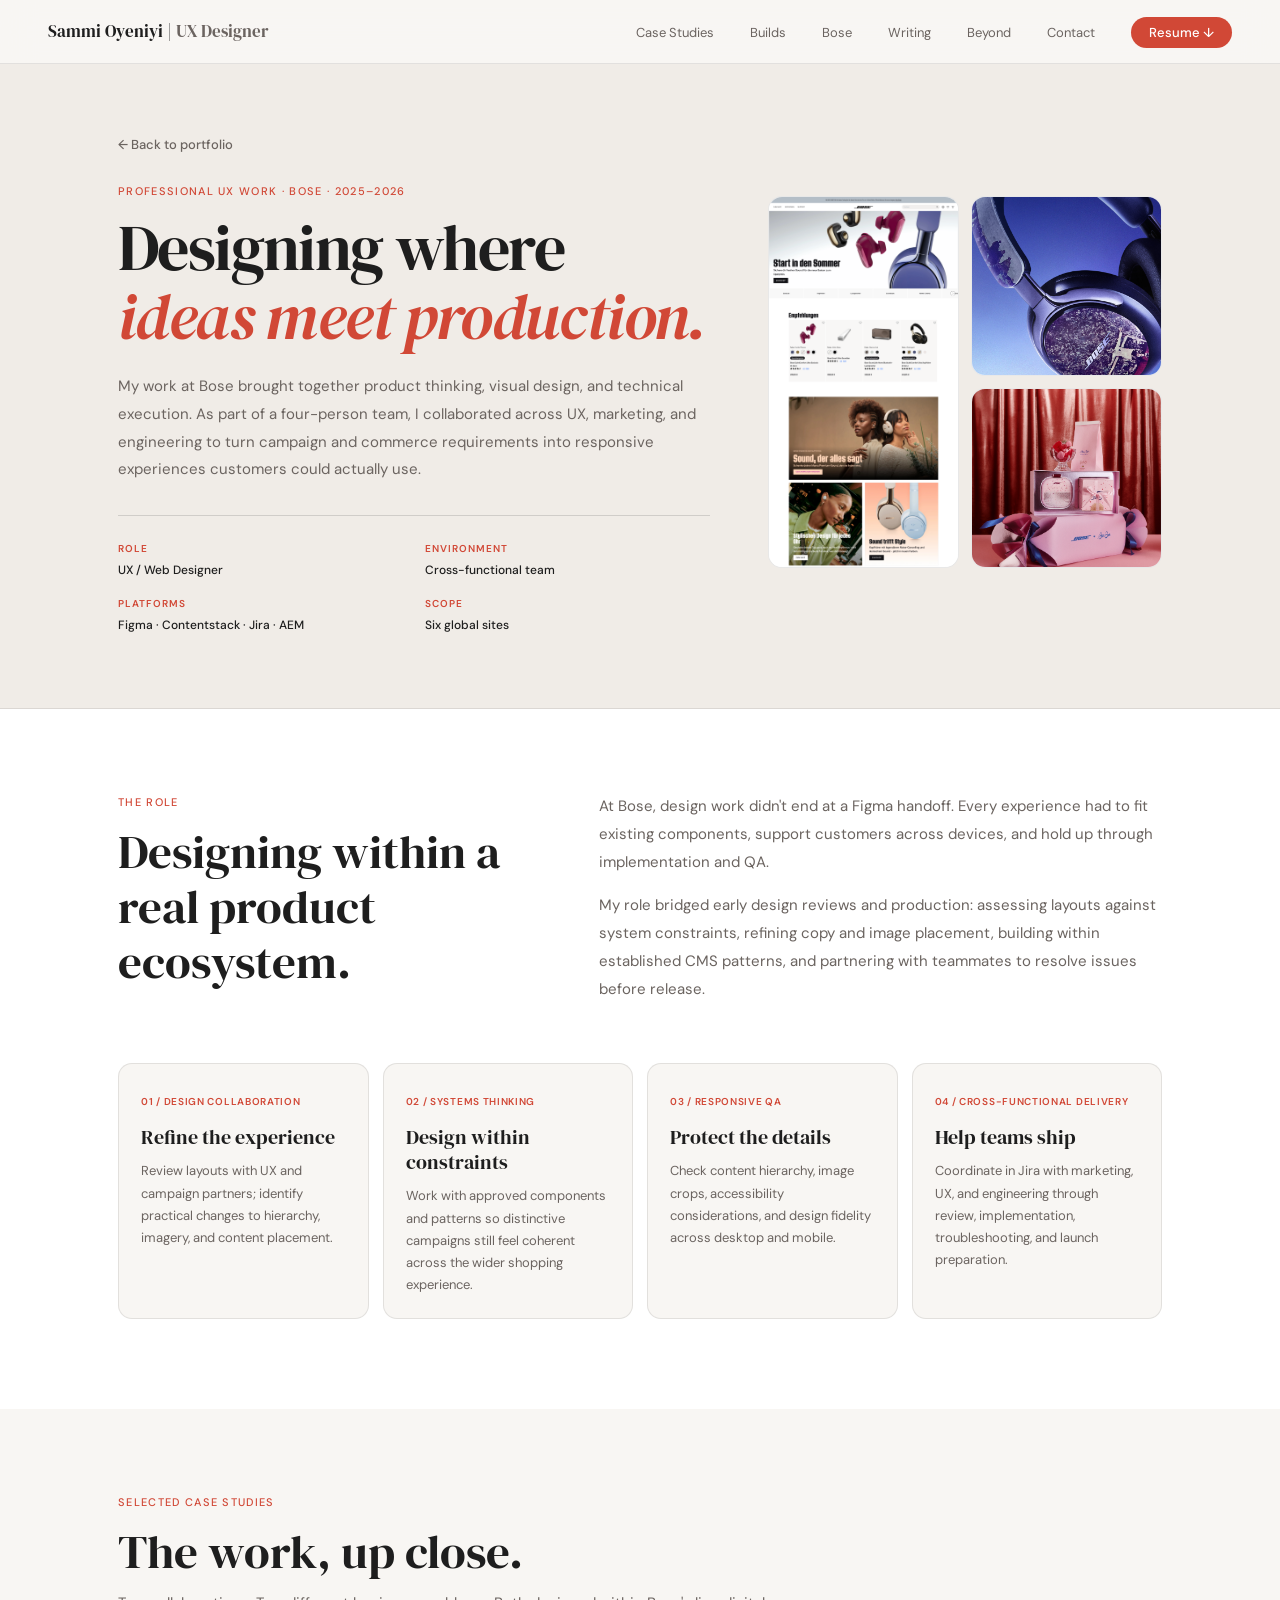
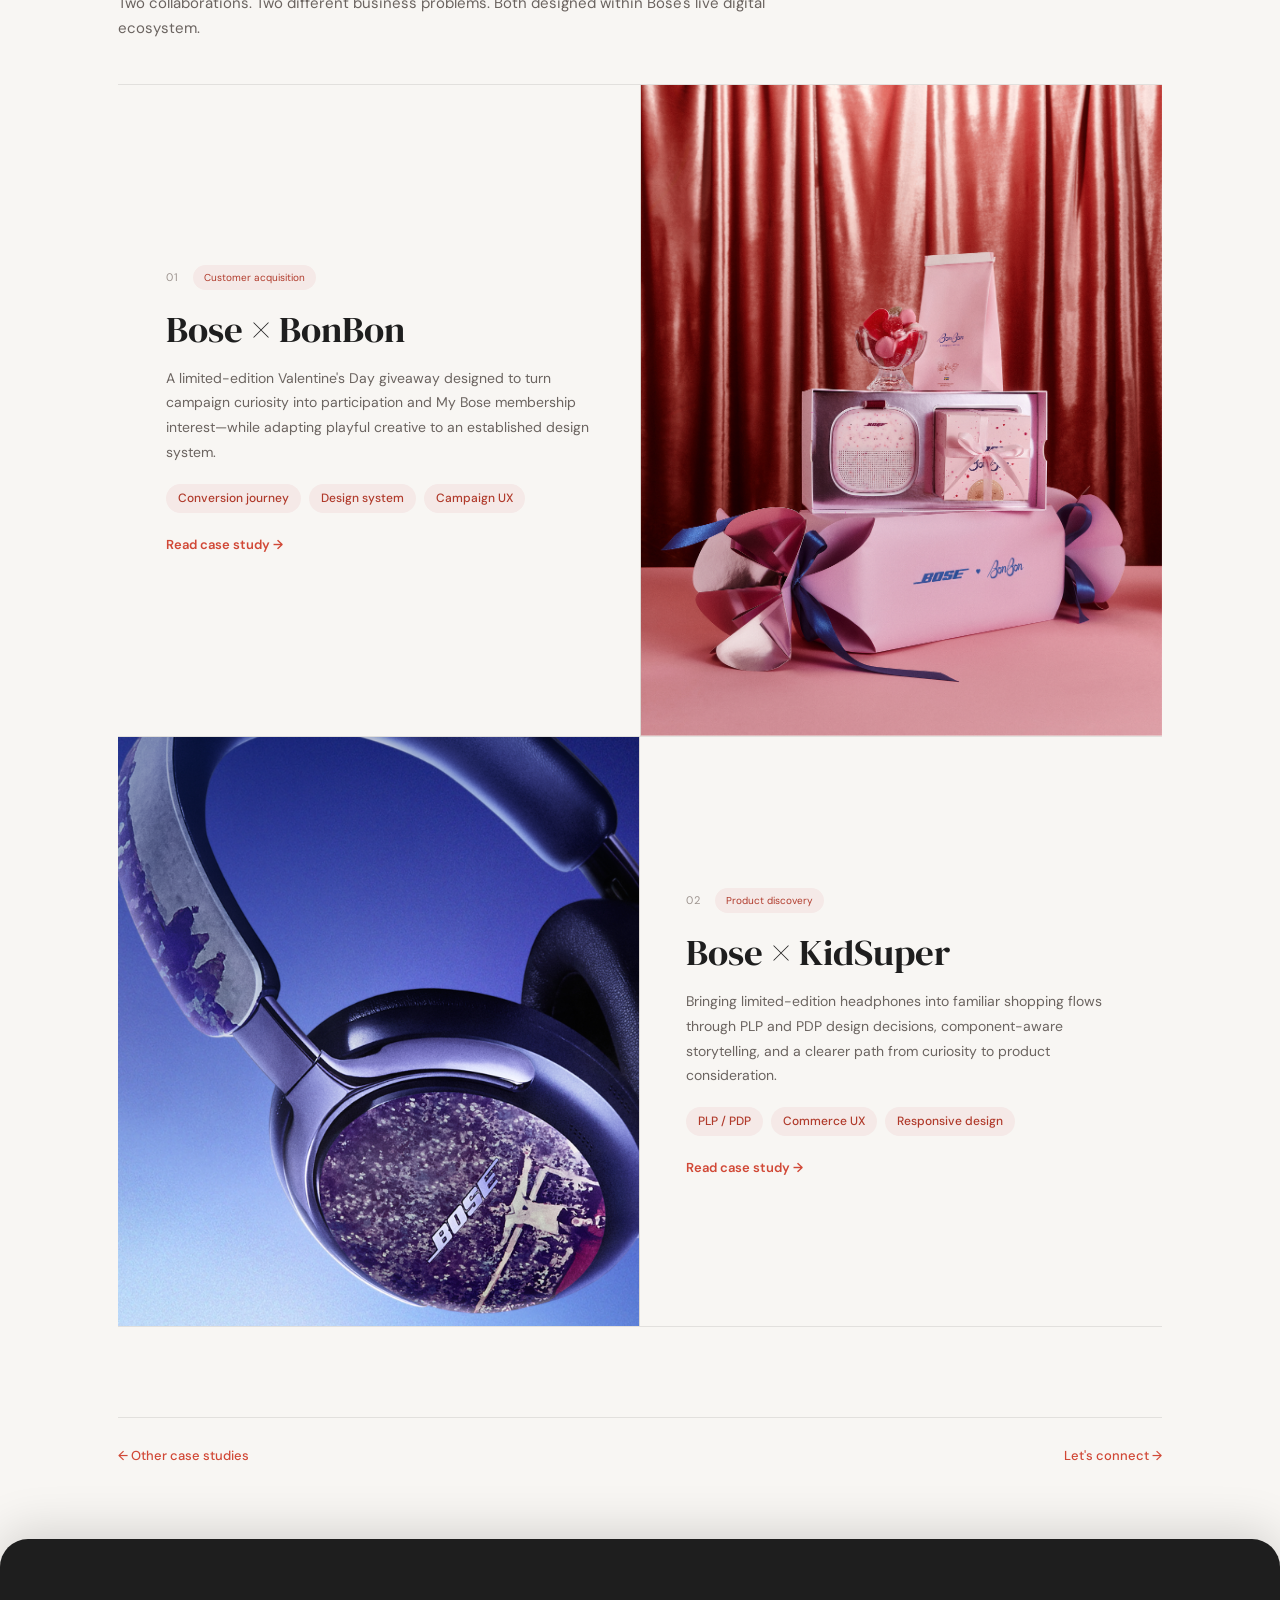
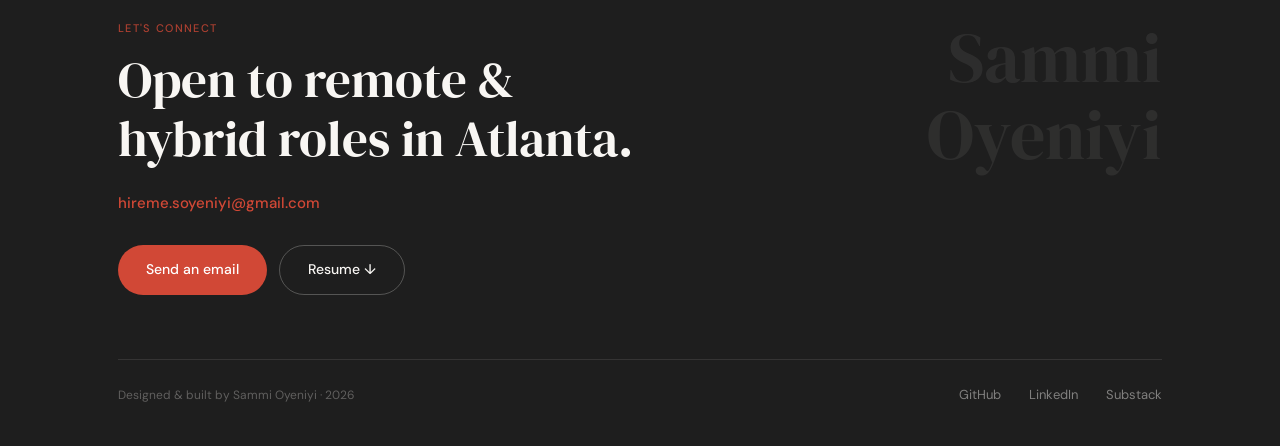
<file: bose.html>
<!DOCTYPE html>
<html lang="en">
<head>
  <meta charset="UTF-8">
  <meta name="viewport" content="width=device-width, initial-scale=1.0">
  <title>UX Design at Bose — Sammi Oyeniyi</title>
  <meta name="description" content="Explore Sammi Oyeniyi's UX design contributions at Bose across product discovery, customer acquisition, and enterprise e-commerce experiences.">
  <link rel="icon" href="assets/resume-favicon.png">
  <link rel="preconnect" href="https://fonts.googleapis.com">
  <link rel="preconnect" href="https://fonts.gstatic.com" crossorigin>
  <link href="https://fonts.googleapis.com/css2?family=DM+Serif+Display:ital@0;1&family=DM+Sans:opsz,wght@9..40,300;9..40,400;9..40,500&display=swap" rel="stylesheet">
  <link rel="stylesheet" href="styles.css">
  <link rel="stylesheet" href="bose-landing.css">
</head>
<body class="cs-page bose-landing-page">
  <a class="bose-skip" href="#main-content">Skip to content</a>
  <header class="nav">
    <a href="index.html" class="nav-logo">Sammi Oyeniyi | <span>UX Designer</span></a>
    <ul class="nav-links">
      <li><a href="index.html#work">Case Studies</a></li>
      <li><a href="index.html#builds">Builds</a></li>
      <li><a href="index.html#bose">Bose</a></li>
      <li><a href="index.html#thinking">Writing</a></li>
      <li><a href="index.html#beyond">Beyond</a></li>
      <li><a href="index.html#contact">Contact</a></li>
      <li><a href="assets/s-oyeniyi-ux-designer.pdf" class="nav-resume" download>Resume ↓</a></li>
    </ul>
    <div class="nav-mobile-controls">
      <a href="assets/s-oyeniyi-ux-designer.pdf" class="nav-resume nav-resume--mobile" download>Resume ↓</a>
      <button class="hamburger" id="hamburger" aria-label="Open menu" aria-expanded="false" aria-controls="mobileMenu"><span></span><span></span><span></span></button>
    </div>
  </header>
  <div class="mobile-menu" id="mobileMenu" aria-hidden="true">
    <nav class="mobile-menu-inner">
      <a href="index.html#work" class="mobile-link">Work</a>
      <a href="index.html#builds" class="mobile-link">Builds</a>
      <a href="index.html#bose" class="mobile-link">Bose</a>
      <a href="index.html#thinking" class="mobile-link">Writing</a>
      <a href="index.html#beyond" class="mobile-link">Beyond</a>
      <a href="index.html#contact" class="mobile-link">Contact</a>
    </nav>
  </div>
  <main id="main-content">
    <section class="bose-landing-hero">
      <div class="bose-landing-wrap bose-landing-hero-grid">
        <div class="bose-landing-hero-copy">
          <a class="cs-back" href="index.html#bose">← Back to portfolio</a>
          <p class="eyebrow">Professional UX work · Bose · 2025–2026</p>
          <h1>Designing where <em>ideas meet production.</em></h1>
          <p class="bose-landing-lede">My work at Bose brought together product thinking, visual design, and technical execution. As part of a four-person team, I collaborated across UX, marketing, and engineering to turn campaign and commerce requirements into responsive experiences customers could actually use.</p>
          <div class="bose-landing-meta">
            <div><span>Role</span><strong>UX / Web Designer</strong></div>
            <div><span>Environment</span><strong>Cross-functional team</strong></div>
            <div><span>Platforms</span><strong>Figma · Contentstack · Jira · AEM</strong></div>
            <div><span>Scope</span><strong>Six global sites</strong></div>
          </div>
        </div>
        <div class="bose-landing-hero-media" aria-label="Selected Bose production work">
          <figure class="bose-landing-mosaic-tall"><img src="assets/bose/bose-hp.png" alt="Bose e-commerce page screenshot" loading="eager"></figure>
          <figure><img src="../assets/bose/bose-kidsuper-three.png" alt="Bose KidSuper campaign imagery" loading="lazy"></figure>
          <figure><img src="../assets/bose/bose-bonbon-two.png" alt="Bose BonBon campaign imagery" loading="lazy"></figure>
        </div>
      </div>
    </section>

    <section class="bose-landing-section bose-landing-context" aria-labelledby="how-i-worked">
      <div class="bose-landing-wrap bose-landing-context-grid">
        <div>
          <p class="eyebrow">The role</p>
          <h2 id="how-i-worked">Designing within a real product ecosystem.</h2>
        </div>
        <div class="bose-landing-prose">
          <p>At Bose, design work didn't end at a Figma handoff. Every experience had to fit existing components, support customers across devices, and hold up through implementation and QA.</p>
          <p>My role bridged early design reviews and production: assessing layouts against system constraints, refining copy and image placement, building within established CMS patterns, and partnering with teammates to resolve issues before release.</p>
        </div>
      </div>
      <div class="bose-landing-wrap bose-landing-capabilities">
        <article><span>01 / Design collaboration</span><h3>Refine the experience</h3><p>Review layouts with UX and campaign partners; identify practical changes to hierarchy, imagery, and content placement.</p></article>
        <article><span>02 / Systems thinking</span><h3>Design within constraints</h3><p>Work with approved components and patterns so distinctive campaigns still feel coherent across the wider shopping experience.</p></article>
        <article><span>03 / Responsive QA</span><h3>Protect the details</h3><p>Check content hierarchy, image crops, accessibility considerations, and design fidelity across desktop and mobile.</p></article>
        <article><span>04 / Cross-functional delivery</span><h3>Help teams ship</h3><p>Coordinate in Jira with marketing, UX, and engineering through review, implementation, troubleshooting, and launch preparation.</p></article>
      </div>
    </section>

    <section class="bose-landing-section bose-landing-projects" aria-labelledby="selected-projects">
      <div class="bose-landing-wrap">
        <div class="bose-landing-section-header">
          <p class="eyebrow">Selected case studies</p>
          <h2 id="selected-projects">The work, up close.</h2>
          <p>Two collaborations. Two different business problems. Both designed within Bose's live digital ecosystem.</p>
        </div>
        <div class="bose-landing-project-list">
          <a class="bose-landing-project" href="bose/case-study-bonbon.html" aria-label="Read Bose BonBon case study">
            <div class="bose-landing-project-copy">
              <div class="bose-landing-project-number">01 <span>Customer acquisition</span></div>
              <h3>Bose × BonBon</h3>
              <p>A limited-edition Valentine's Day giveaway designed to turn campaign curiosity into participation and My Bose membership interest—while adapting playful creative to an established design system.</p>
              <div class="tags"><span class="tag">Conversion journey</span><span class="tag">Design system</span><span class="tag">Campaign UX</span></div>
              <span class="bose-landing-project-link">Read case study →</span>
            </div>
            <div class="bose-landing-project-image"><img src="../assets/bose/bose-bonbon-two.png" alt="Bose BonBon Valentine campaign" loading="lazy"></div>
          </a>
          <a class="bose-landing-project bose-landing-project--flip" href="bose/case-study-kidsuper.html" aria-label="Read Bose KidSuper case study">
            <div class="bose-landing-project-copy">
              <div class="bose-landing-project-number">02 <span>Product discovery</span></div>
              <h3>Bose × KidSuper</h3>
              <p>Bringing limited-edition headphones into familiar shopping flows through PLP and PDP design decisions, component-aware storytelling, and a clearer path from curiosity to product consideration.</p>
              <div class="tags"><span class="tag">PLP / PDP</span><span class="tag">Commerce UX</span><span class="tag">Responsive design</span></div>
              <span class="bose-landing-project-link">Read case study →</span>
            </div>
            <div class="bose-landing-project-image"><img src="../assets/bose/bose-kidsuper-three.png" alt="Bose KidSuper limited-edition headphone creative" loading="lazy"></div>
          </a>
        </div>
      </div>
    </section>
    <div class="bose-landing-wrap bose-landing-bottom-nav"><a href="index.html#work">← Other case studies</a><a href="index.html#contact">Let's connect →</a></div>
  </main>
  <footer class="panel panel-footer" id="contact">
    <div class="panel-inner footer-inner"><div class="footer-top"><div class="footer-left"><p class="eyebrow">Let's connect</p><h2 class="footer-heading">Open to remote &amp;<br>hybrid roles in Atlanta.</h2><a href="mailto:hireme.soyeniyi@gmail.com" class="footer-email">hireme.soyeniyi@gmail.com</a><div class="footer-actions"><a href="mailto:hireme.soyeniyi@gmail.com" class="btn-primary">Send an email</a><a href="assets/s-oyeniyi-ux-designer.pdf" class="btn-outline" download>Resume ↓</a></div></div><div class="footer-wordmark">Sammi<br>Oyeniyi</div></div><div class="footer-bottom"><p>Designed &amp; built by Sammi Oyeniyi · 2026</p><div class="footer-links"><a href="https://github.com/SOyeniyi801" target="_blank" rel="noopener noreferrer">GitHub</a><a href="https://www.linkedin.com/in/samantha-o-6384705a/" target="_blank" rel="noopener noreferrer">LinkedIn</a><a href="https://sammithedev.substack.com" target="_blank" rel="noopener noreferrer">Substack</a></div></div></div>
  </footer>
  <script>
    const hamburger = document.getElementById('hamburger');
    const mobileMenu = document.getElementById('mobileMenu');
    const navEl = document.querySelector('.nav');
    function closeMenu(){mobileMenu.classList.remove('is-open');hamburger.classList.remove('is-active');hamburger.setAttribute('aria-expanded','false');mobileMenu.setAttribute('aria-hidden','true');document.body.style.overflow='';}
    function openMenu(){mobileMenu.classList.add('is-open');hamburger.classList.add('is-active');hamburger.setAttribute('aria-expanded','true');mobileMenu.setAttribute('aria-hidden','false');document.body.style.overflow='hidden';}
    hamburger.addEventListener('click',()=>mobileMenu.classList.contains('is-open')?closeMenu():openMenu());
    mobileMenu.querySelectorAll('a').forEach(a=>a.addEventListener('click',closeMenu));
    mobileMenu.addEventListener('click',e=>{if(e.target===mobileMenu)closeMenu()});
    let lastScrollY=window.scrollY;
    window.addEventListener('scroll',()=>{let y=window.scrollY;if(y<80||mobileMenu.classList.contains('is-open'))navEl.classList.remove('nav--hidden');else if(y>lastScrollY)navEl.classList.add('nav--hidden');else navEl.classList.remove('nav--hidden');lastScrollY=y},{passive:true});
  </script>
</body>
</html>
</file>
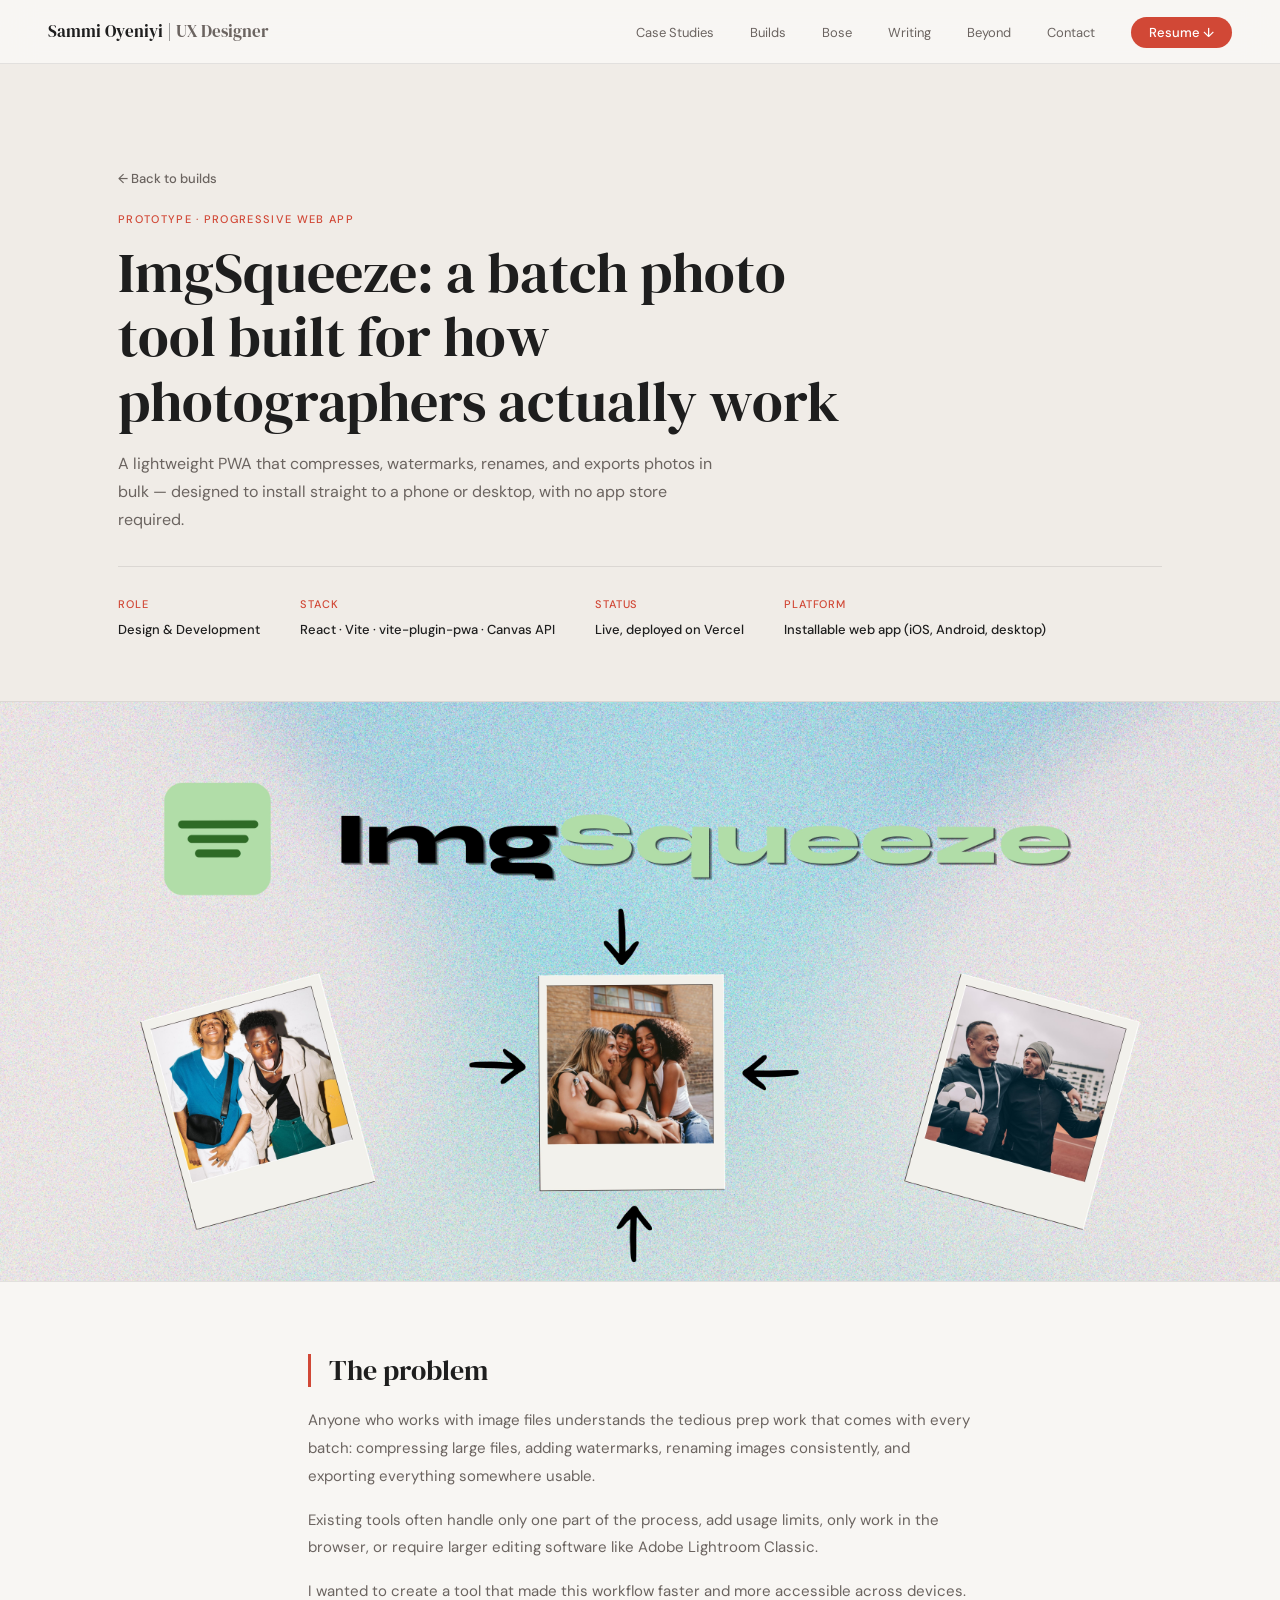
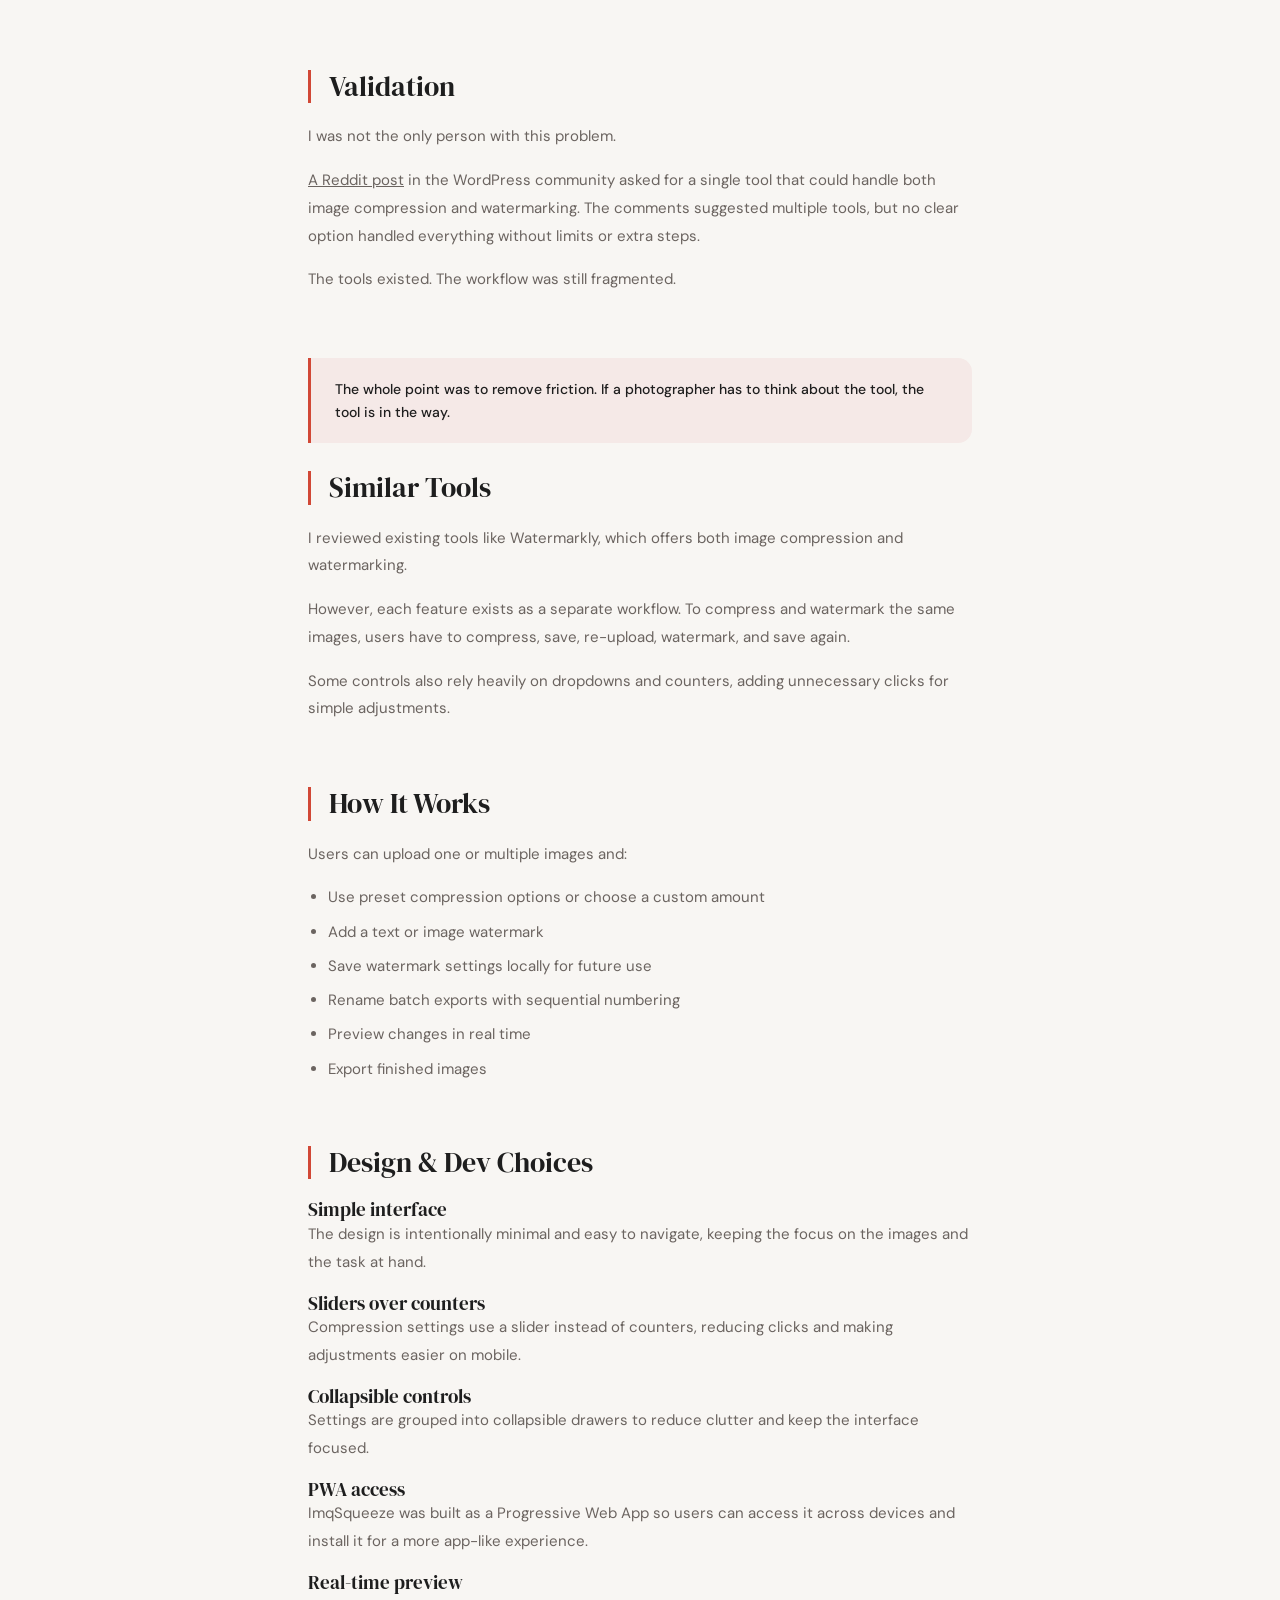
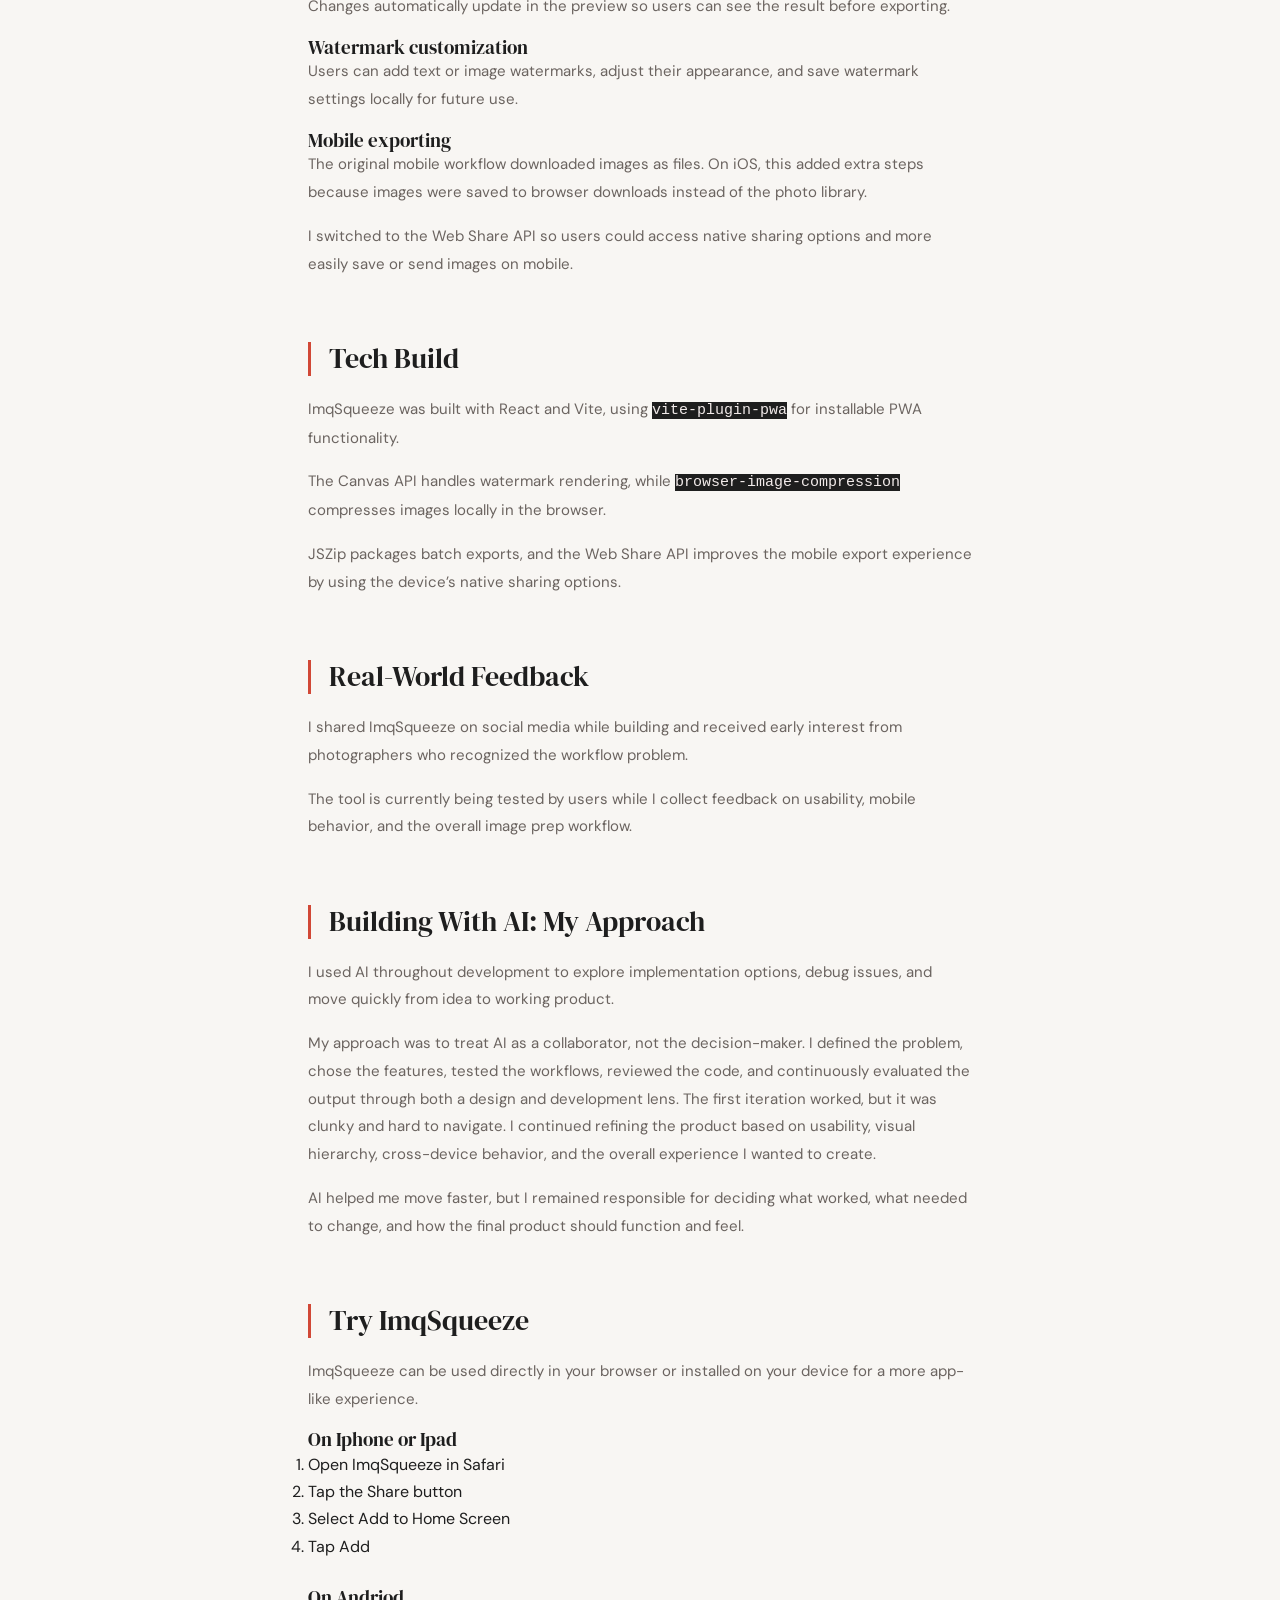
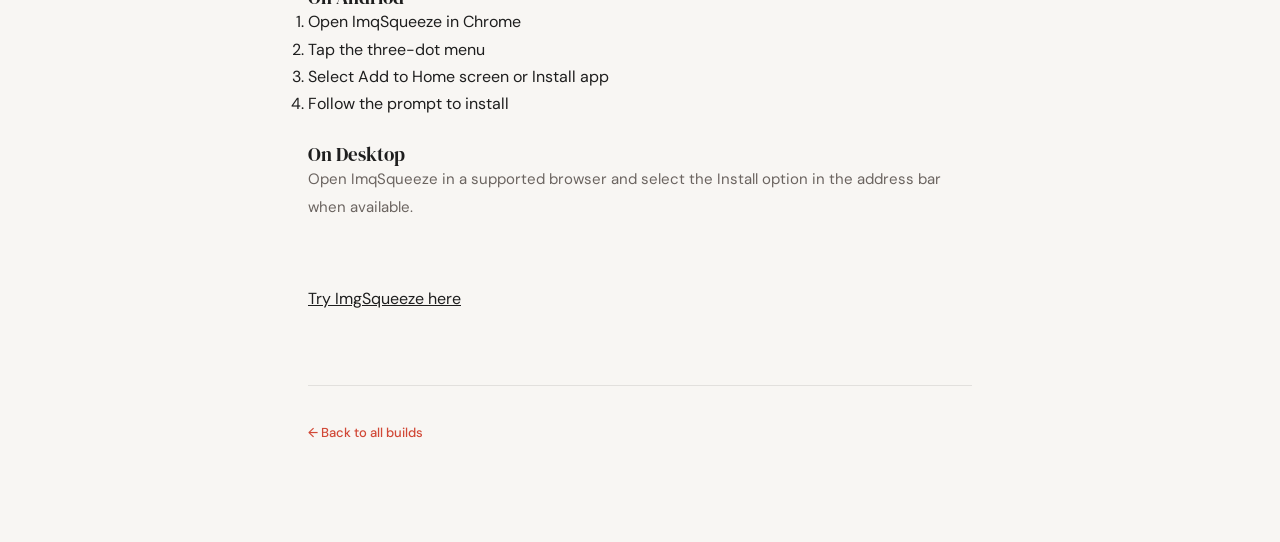
<file: build-imgsqueeze.html>
<!DOCTYPE html>
<html lang="en">
<head>
  <meta charset="UTF-8">
  <meta name="viewport" content="width=device-width, initial-scale=1.0">
  <title>ImgSqueeze — Sammi Oyeniyi</title>
  <link rel="icon" type="image/x-icon" href="assets/resume-favicon.png">
  <meta name="description" content="ImgSqueeze — a Progressive Web App for photographers: batch compression, watermarking, renaming, and export. Built by Sammi Oyeniyi.">
  <link rel="preconnect" href="https://fonts.googleapis.com">
  <link rel="preconnect" href="https://fonts.gstatic.com" crossorigin>
  <link href="https://fonts.googleapis.com/css2?family=DM+Serif+Display:ital@0;1&family=DM+Sans:opsz,wght@9..40,300;9..40,400;9..40,500&display=swap" rel="stylesheet">
  <link rel="stylesheet" href="styles.css">
</head>
<body>

  <!-- NAV -->
  <header class="nav">
    <a href="index.html" class="nav-logo">Sammi Oyeniyi | <span>UX Designer</span></a>
    <ul class="nav-links">
      <li><a href="index.html#work">Case Studies</a></li>
      <li><a href="index.html#builds">Builds</a></li>
      <li><a href="index.html#bose">Bose</a></li>
      <li><a href="index.html#thinking">Writing</a></li>
      <li><a href="index.html#beyond">Beyond</a></li>
      <li><a href="index.html#contact">Contact</a></li>
      <li><a href="assets/s-oyeniyi-ux-designer.pdf" class="nav-resume" download>Resume ↓</a></li>
    </ul>
    <!-- Mobile controls -->
    <div class="nav-mobile-controls">
      <a href="assets/s-oyeniyi-ux-designer.pdf" class="nav-resume nav-resume--mobile" download>Resume ↓</a>
      <button class="hamburger" id="hamburger" aria-label="Open menu" aria-expanded="false">
        <span></span>
        <span></span>
        <span></span>
      </button>
    </div>
  </header>

  <!-- Mobile menu overlay -->
  <div class="mobile-menu" id="mobileMenu" aria-hidden="true">
    <nav class="mobile-menu-inner">
      <a href="index.html#work"     class="mobile-link" onclick="closeMenu()">Work</a>
      <a href="index.html#builds"   class="mobile-link" onclick="closeMenu()">Builds</a>
      <a href="index.html#bose"     class="mobile-link" onclick="closeMenu()">Bose</a>
      <a href="index.html#thinking" class="mobile-link" onclick="closeMenu()">Writing</a>
      <a href="index.html#beyond"   class="mobile-link" onclick="closeMenu()">Beyond</a>
      <a href="index.html#contact"  class="mobile-link" onclick="closeMenu()">Contact</a>
      <a href="assets/s-oyeniyi-ux-designer.pdf" class="mobile-link mobile-link--resume" download>Resume ↓</a>
    </nav>
  </div>

  <div class="cs-page">

    <!-- HERO -->
    <section class="cs-hero-section">
      <div class="panel-inner">
        <a href="index.html#builds" class="cs-back">← Back to builds</a>
        <p class="eyebrow">Prototype · Progressive Web App</p>
        <h1>ImgSqueeze: a batch photo tool built for how photographers actually work</h1>
        <p class="cs-hero-sub">A lightweight PWA that compresses, watermarks, renames, and exports photos in bulk — designed to install straight to a phone or desktop, with no app store required.</p>

        <div class="cs-meta">
          <div class="cs-meta-item">
            <span class="cs-meta-label">Role</span>
            <span class="cs-meta-value">Design & Development</span>
          </div>
          <div class="cs-meta-item">
            <span class="cs-meta-label">Stack</span>
            <span class="cs-meta-value">React · Vite · vite-plugin-pwa · Canvas API</span>
          </div>
          <div class="cs-meta-item">
            <span class="cs-meta-label">Status</span>
            <span class="cs-meta-value">Live, deployed on Vercel</span>
          </div>
          <div class="cs-meta-item">
            <span class="cs-meta-label">Platform</span>
            <span class="cs-meta-value">Installable web app (iOS, Android, desktop)</span>
          </div>
        </div>
      </div>
    </section>

    <!-- COVER IMAGE -->
    <div class="cs-cover-image">
      <img src="assets/case-studies/img-squeeze/imagesqueeze-cover.jpg" alt="ImageSqueeze app interface">
    </div>

    <!-- BODY -->
    <div class="cs-body">

      <div class="cs-section">
        <h2>The problem</h2>
        <p>Anyone who works with image files understands the tedious prep work that comes with every batch: compressing large files, adding watermarks, renaming images consistently, and exporting everything somewhere usable.</p>
        <p>Existing tools often handle only one part of the process, add usage limits, only work in the browser, or require larger editing software like Adobe Lightroom Classic.</p>
        <p>I wanted to create a tool that made this workflow faster and more accessible across devices.</p>
      </div>

      <div class="cs-section">
        <h2>Validation</h2>
        <div class="cs-section">
          <p>I was not the only person with this problem.</p>
          <p> <a class="link" href="https://www.reddit.com/r/Wordpress/comments/j2h67q/one_plugin_for_image_compression_and_adding_a/" target="_blank" rel="noopener noreferrer">A Reddit post</a> in the WordPress community asked for a single tool that could handle both image compression and watermarking. The comments suggested multiple tools, but no clear option handled everything without limits or extra steps.</p>
          <p>The tools existed. The workflow was still fragmented.</p>
        </div>
      </div>

      <div class="cs-callout">
        <p>The whole point was to remove friction. If a photographer has to think about the tool, the tool is in the way.</p>
      </div>

      <div class="cs-section">
        <h2>Similar Tools</h2>
        <p>I reviewed existing tools like Watermarkly, which offers both image compression and watermarking.</p>
        <p>However, each feature exists as a separate workflow. To compress and watermark the same images, users have to compress, save, re-upload, watermark, and save again.</p>
        <p>Some controls also rely heavily on dropdowns and counters, adding unnecessary clicks for simple adjustments.</p>
      </div>

      

      <div class="cs-section">
        <h2>How It Works</h2>
        <p>Users can upload one or multiple images and:</p>
       <ul>
        <li>Use preset compression options or choose a custom amount</li>
        <li>Add a text or image watermark</li>
        <li>Save watermark settings locally for future use</li>
        <li>Rename batch exports with sequential numbering</li>
        <li>Preview changes in real time</li>
        <li>Export finished images</li>
       </ul>
      </div>

      <!-- <div class="cs-callout-highlight">
        <p>Getting iOS Safari's install and file-handling quirks to feel seamless was the real technical win of this build — it's the difference between a PWA that works in theory and one people actually use.</p>
      </div> -->

      <div class="cs-section">
        <h2>Design & Dev Choices</h2>
        <h3>Simple interface</h3>
        <p>The design is intentionally minimal and easy to navigate, keeping the focus on the images and the task at hand.</p>
        <h3>Sliders over counters</h3>
        <p>Compression settings use a slider instead of counters, reducing clicks and making adjustments easier on mobile.</p>
        <h3>Collapsible controls</h3>
        <p>Settings are grouped into collapsible drawers to reduce clutter and keep the interface focused.</p>
        <h3>PWA access</h3>
        <p>ImqSqueeze was built as a Progressive Web App so users can access it across devices and install it for a more app-like experience.</p>
        <h3>Real-time preview</h3>
        <p>Changes automatically update in the preview so users can see the result before exporting.</p>
        <h3>Watermark customization</h3>
        <p>Users can add text or image watermarks, adjust their appearance, and save watermark settings locally for future use.</p>
        <h3>Mobile exporting</h3>
        <p>The original mobile workflow downloaded images as files. On iOS, this added extra steps because images were saved to browser downloads instead of the photo library.</p> <p> I switched to the Web Share API so users could access native sharing options and more easily save or send images on mobile.</p>
      </div>

      <div class="cs-section">
        <h2>Tech Build</h2>
        <p>ImqSqueeze was built with React and Vite, using <code>vite-plugin-pwa</code> for installable PWA functionality.</p>
        <p>The Canvas API handles watermark rendering, while  <code>browser-image-compression</code> compresses images locally in the browser.</p>
        <p>JSZip packages batch exports, and the Web Share API improves the mobile export experience by using the device’s native sharing options.</p>
      </div>

      <div class="cs-section">
        <h2>Real-World Feedback</h2>
        <p>I shared ImqSqueeze on social media while building and received early interest from photographers who recognized the workflow problem.</p>
        <p>The tool is currently being tested by users while I collect feedback on usability, mobile behavior, and the overall image prep workflow.</p>
      </div>

      <div class="cs-section">
        <h2>Building With AI: My Approach</h2>
        <p>I used AI throughout development to explore implementation options, debug issues, and move quickly from idea to working product.</p>
        <p>My approach was to treat AI as a collaborator, not the decision-maker. I defined the problem, chose the features, tested the workflows, reviewed the code, and continuously evaluated the output through both a design and development lens. The first iteration worked, but it was clunky and hard to navigate. I continued refining the product based on usability, visual hierarchy, cross-device behavior, and the overall experience I wanted to create.</p>
        <p>AI helped me move faster, but I remained responsible for deciding what worked, what needed to change, and how the final product should function and feel.</p>
      </div>

      <div class="cs-section">
        <h2>Try ImqSqueeze</h2>
        <p>ImqSqueeze can be used directly in your browser or installed on your device for a more app-like experience.</p>
        <h3>On Iphone or Ipad</h3>
        <ol>
          <li>Open ImqSqueeze in Safari</li>
          <li>Tap the Share button</li>
          <li>Select Add to Home Screen</li>
          <li>Tap Add</li>
        </ol>
<br>
        <h3>On Andriod</h3>
        <ol>
          <li>Open ImqSqueeze in Chrome</li>
          <li>Tap the three-dot menu</li>
          <li>Select Add to Home screen or Install app</li>
          <li>Follow the prompt to install</li>
        </ol>
        <br>

        <h3>On Desktop</h3>
        <p>Open ImqSqueeze in a supported browser and select the Install option in the address bar when available.</p>
      </div>

<a class="link" href="https://imgsqueeze-weld.vercel.app/" target="_blank" rel="noopener noreferrer">Try ImgSqueeze here</a>
      <div class="cs-nav">
        <a href="index.html#builds" class="cs-nav-link">← Back to all builds</a>
      </div>

    </div>
  </div>

  <script>
    // Hamburger menu
    const hamburger = document.getElementById('hamburger');
    const mobileMenu = document.getElementById('mobileMenu');

    hamburger.addEventListener('click', () => {
      const isOpen = mobileMenu.classList.contains('is-open');
      if (isOpen) { closeMenu(); } else { openMenu(); }
    });

    function openMenu() {
      mobileMenu.classList.add('is-open');
      hamburger.classList.add('is-active');
      hamburger.setAttribute('aria-expanded', 'true');
      mobileMenu.setAttribute('aria-hidden', 'false');
      document.body.style.overflow = 'hidden';
    }

    function closeMenu() {
      mobileMenu.classList.remove('is-open');
      hamburger.classList.remove('is-active');
      hamburger.setAttribute('aria-expanded', 'false');
      mobileMenu.setAttribute('aria-hidden', 'true');
      document.body.style.overflow = '';
    }

    // Close on outside click
    mobileMenu.addEventListener('click', (e) => {
      if (e.target === mobileMenu) closeMenu();
    });

    // Hide nav on scroll down, show on scroll up
    let lastScrollY = window.scrollY;
    let navHidden = false;
    const navEl = document.querySelector('.nav');

    function handleNavScroll() {
      const currentScrollY = window.scrollY;

      if (currentScrollY < 80) {
        navEl.classList.remove('nav--hidden');
        navHidden = false;
        lastScrollY = currentScrollY;
        return;
      }

      const scrollingDown = currentScrollY > lastScrollY;

      if (scrollingDown && !navHidden) {
        navEl.classList.add('nav--hidden');
        navHidden = true;
      } else if (!scrollingDown && navHidden) {
        navEl.classList.remove('nav--hidden');
        navHidden = false;
      }

      lastScrollY = currentScrollY;
    }

    window.addEventListener('scroll', handleNavScroll, { passive: true });
  </script>

</body>
</html>
</file>
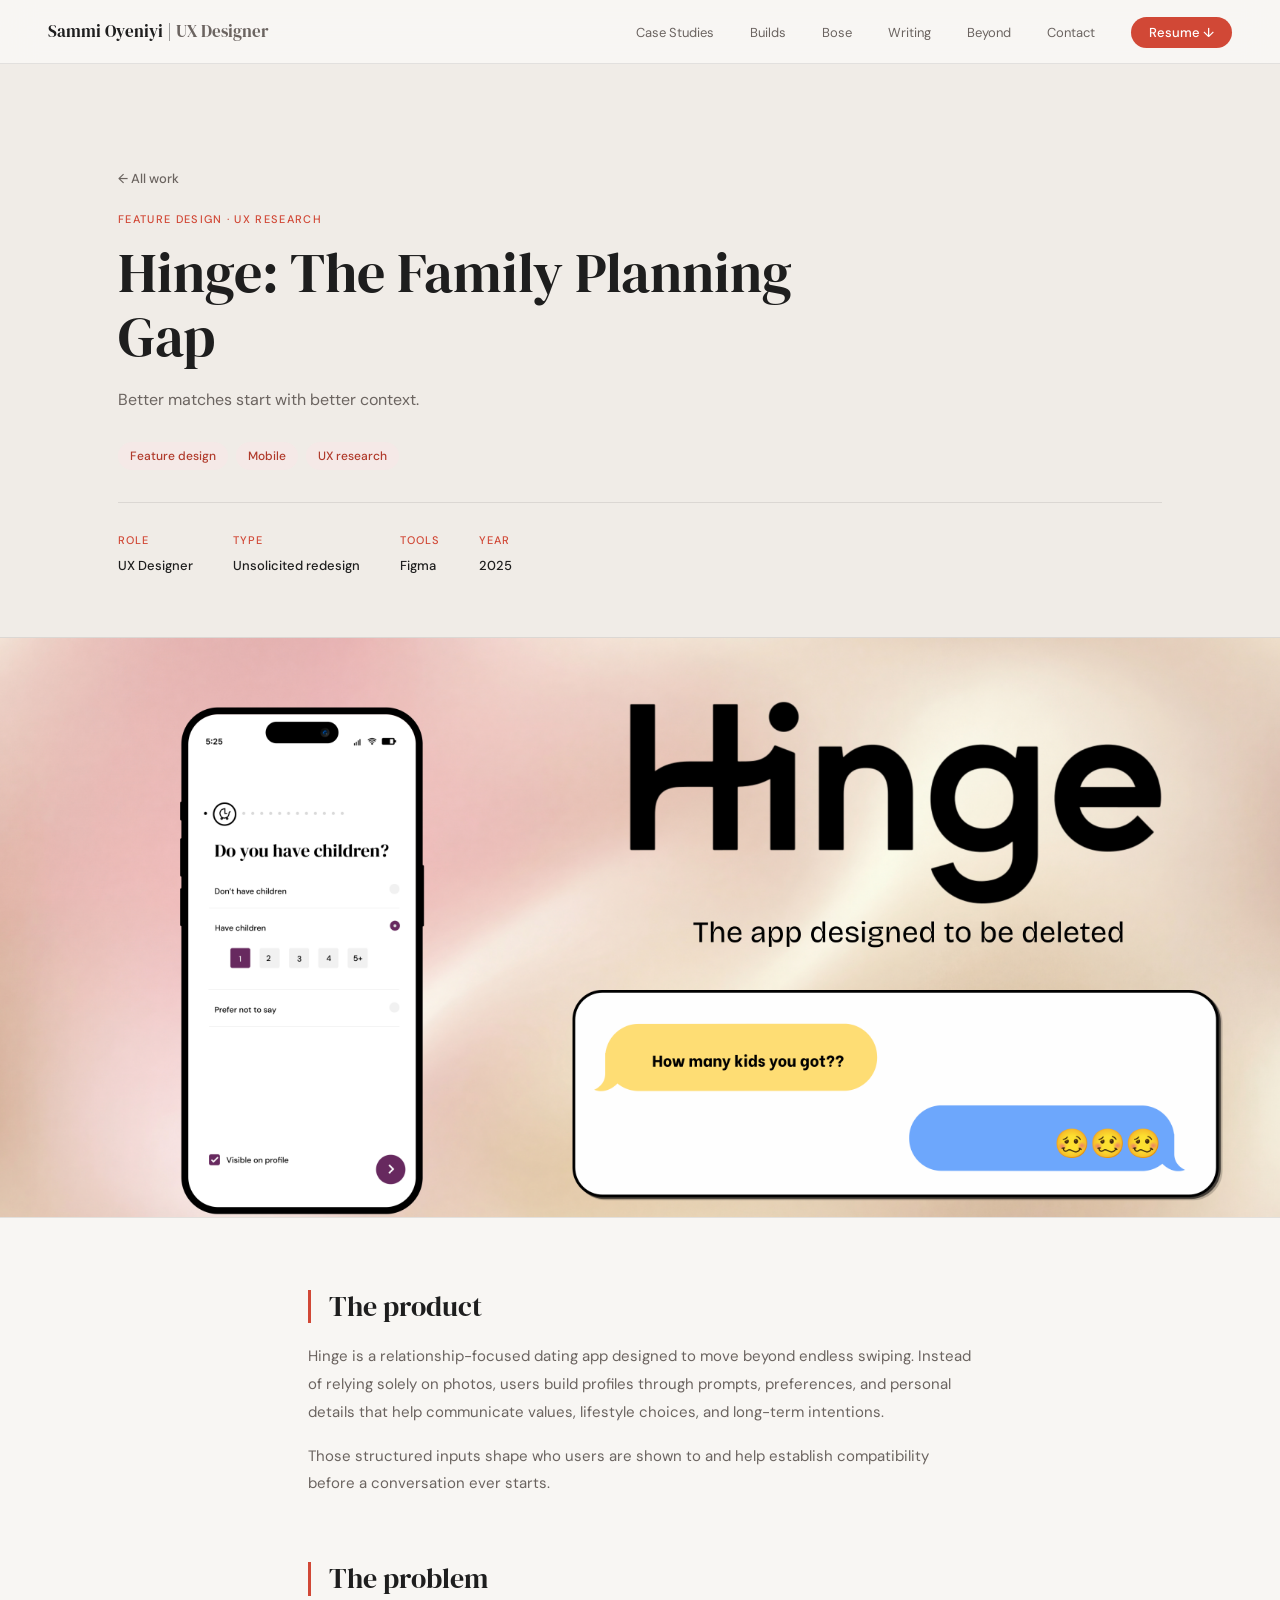
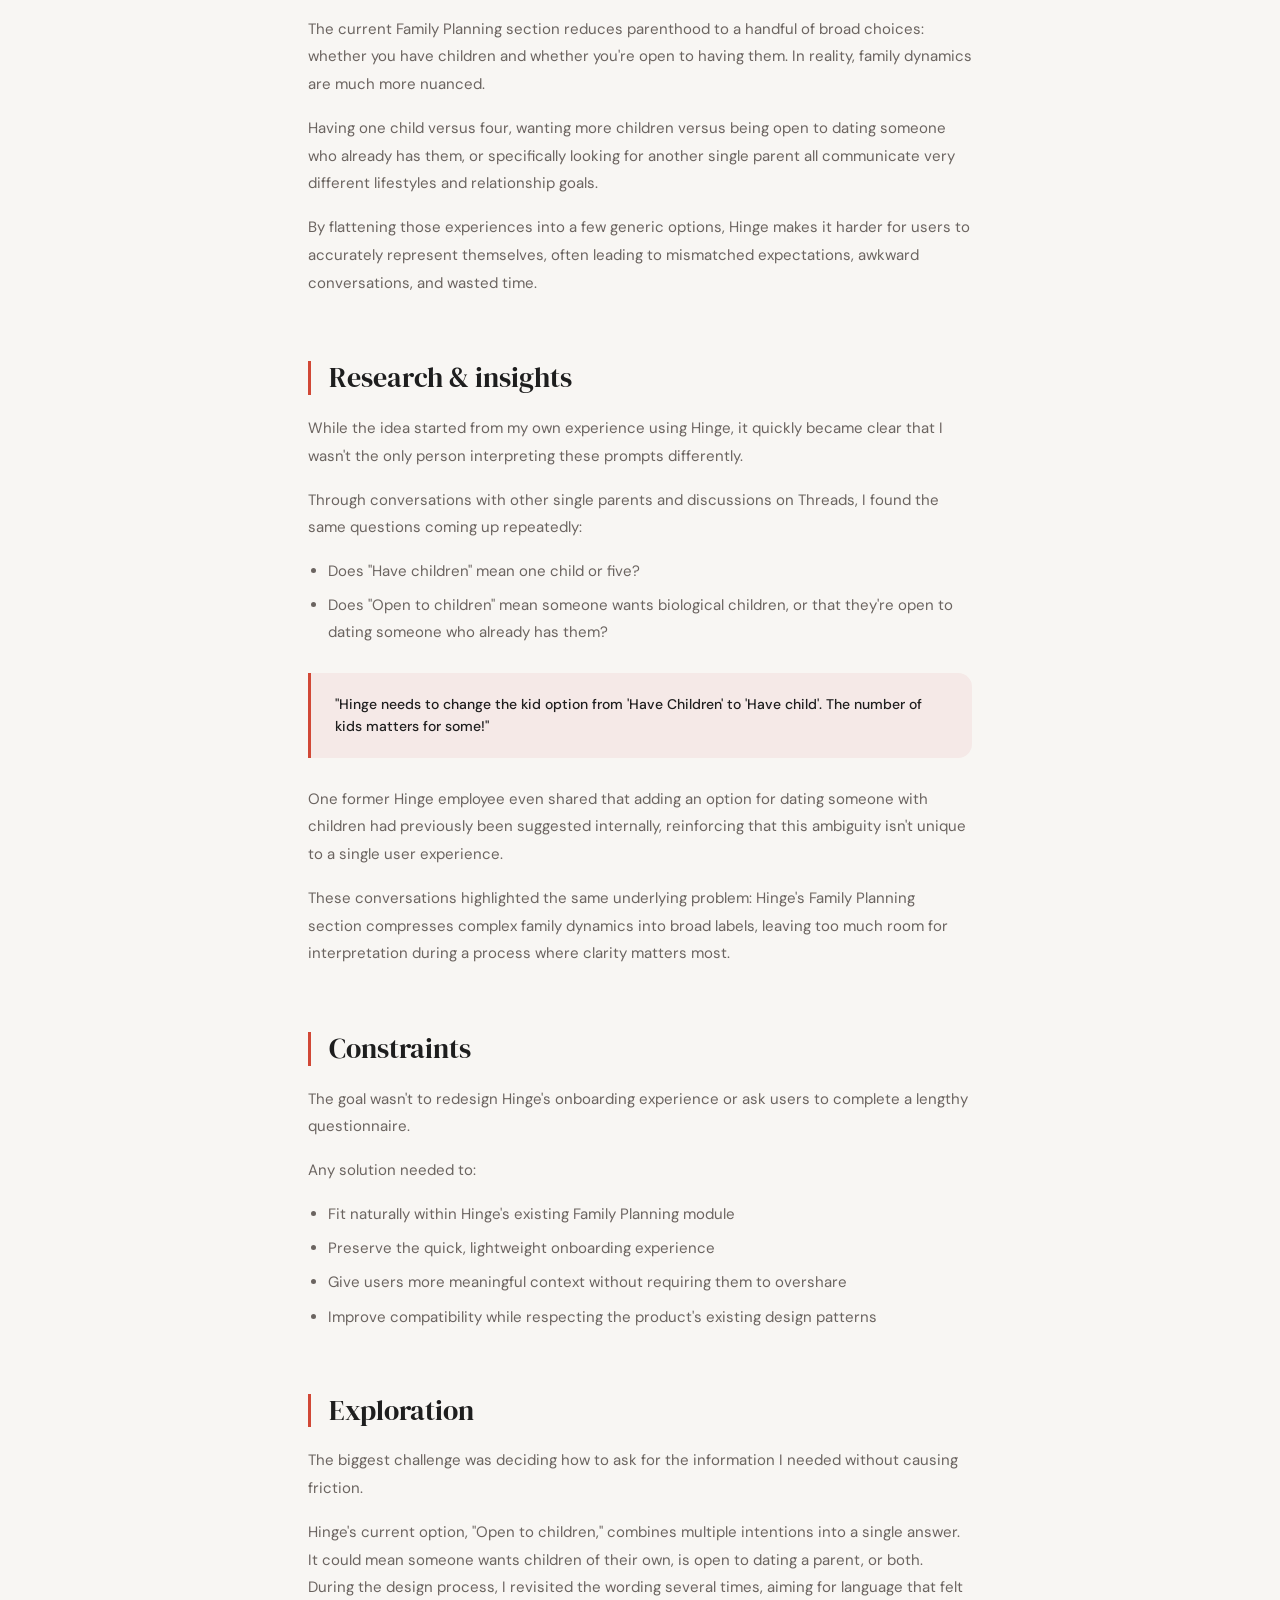
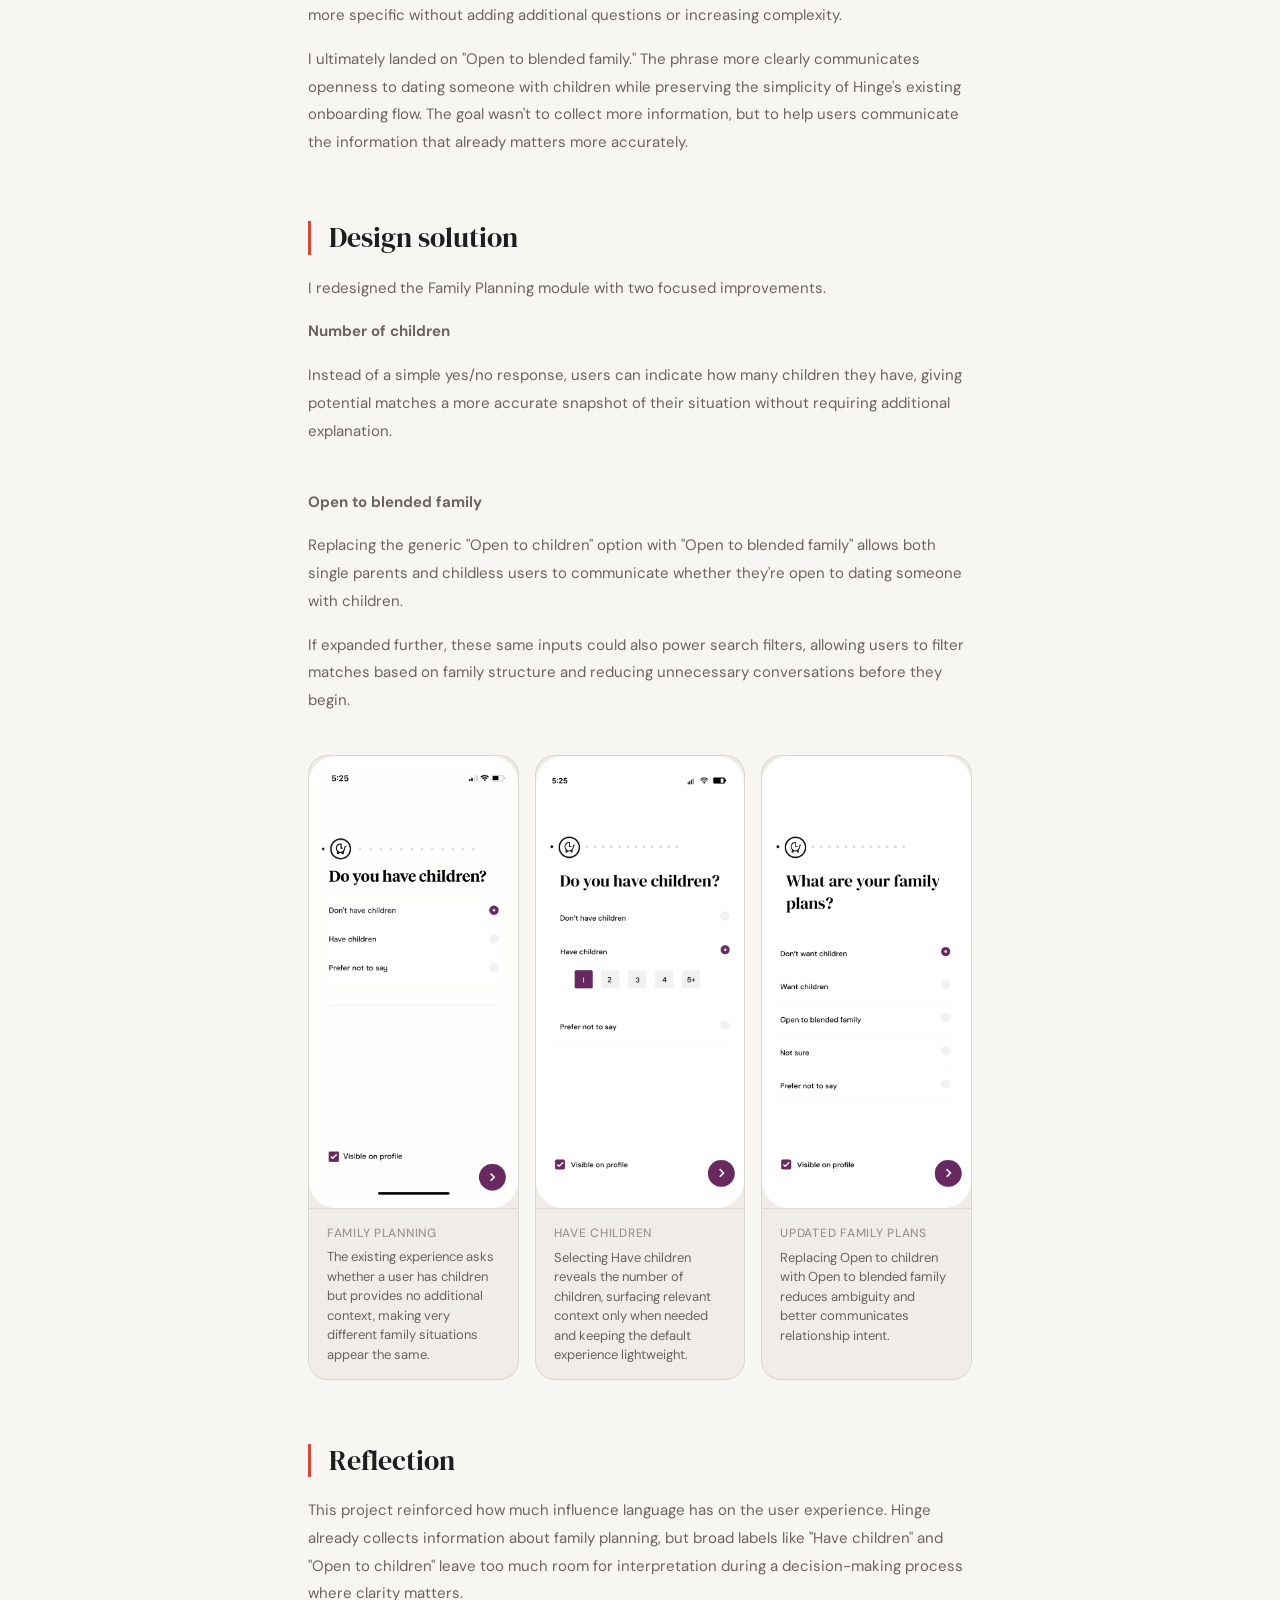
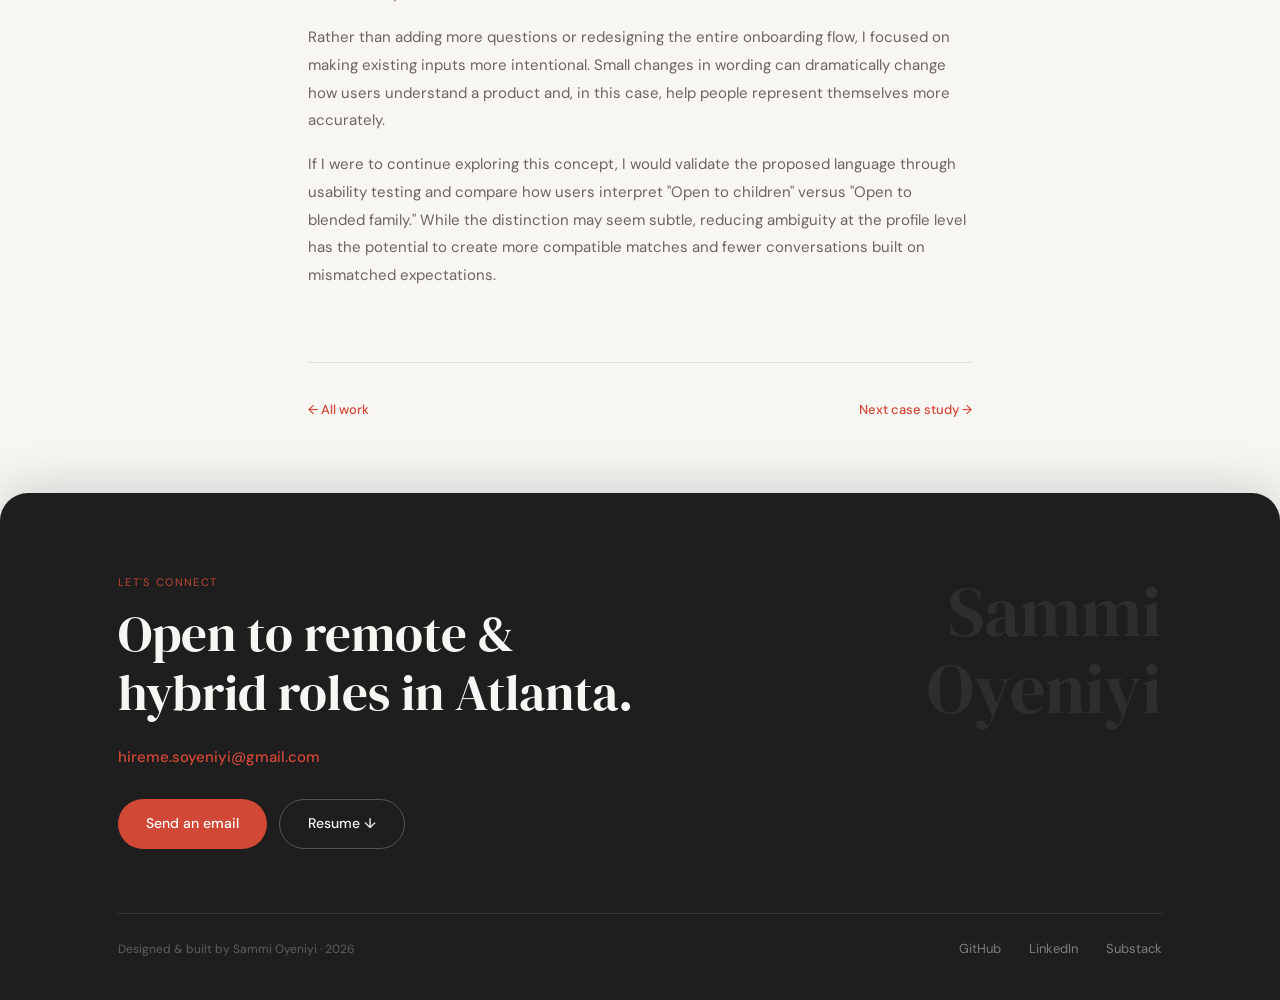
<file: case-study-hinge.html>
<!DOCTYPE html>
<html lang="en">
<head>
  <meta charset="UTF-8">
  <meta name="viewport" content="width=device-width, initial-scale=1.0">
  <title>Hinge Case Study — Sammi Oyeniyi</title>
  <link rel="icon" type="image/x-icon" href="assets/resume-favicon.png">
  <link rel="preconnect" href="https://fonts.googleapis.com">
  <link rel="preconnect" href="https://fonts.gstatic.com" crossorigin>
  <link href="https://fonts.googleapis.com/css2?family=DM+Serif+Display:ital@0;1&family=DM+Sans:opsz,wght@9..40,300;9..40,400;9..40,500&display=swap" rel="stylesheet">
  <link rel="stylesheet" href="styles.css">
</head>
<body class="cs-page">

  <header class="nav">
    <a href="index.html" class="nav-logo">Sammi Oyeniyi | <span>UX Designer</span></a>
    <ul class="nav-links">
      <li><a href="index.html#work">Case Studies</a></li>
      <li><a href="index.html#builds">Builds</a></li>
      <li><a href="index.html#bose">Bose</a></li>
      <li><a href="index.html#thinking">Writing</a></li>
      <li><a href="index.html#beyond">Beyond</a></li>
      <li><a href="index.html#contact">Contact</a></li>
      <li><a href="assets/s-oyeniyi-ux-designer.pdf" class="nav-resume" download>Resume ↓</a></li>
    </ul>
    <!-- Mobile controls -->
    <div class="nav-mobile-controls">
      <a href="assets/s-oyeniyi-ux-designer.pdf" class="nav-resume nav-resume--mobile" download>Resume ↓</a>
      <button class="hamburger" id="hamburger" aria-label="Open menu" aria-expanded="false">
        <span></span>
        <span></span>
        <span></span>
      </button>
    </div>
  </header>

  <!-- Mobile menu overlay -->
  <div class="mobile-menu" id="mobileMenu" aria-hidden="true">
    <nav class="mobile-menu-inner">
      <a href="index.html#work"     class="mobile-link" onclick="closeMenu()">Work</a>
      <a href="index.html#builds"   class="mobile-link" onclick="closeMenu()">Builds</a>
      <a href="index.html#bose"     class="mobile-link" onclick="closeMenu()">Bose</a>
      <a href="index.html#thinking" class="mobile-link" onclick="closeMenu()">Writing</a>
      <a href="index.html#beyond"   class="mobile-link" onclick="closeMenu()">Beyond</a>
      <a href="index.html#contact"  class="mobile-link" onclick="closeMenu()">Contact</a>
      <a href="assets/s-oyeniyi-ux-designer.pdf" class="mobile-link mobile-link--resume" download>Resume ↓</a>
    </nav>
  </div>

  <!-- CASE STUDY HERO -->
  <section class="cs-hero-section">
    <div class="panel-inner">
      <a href="index.html#work" class="cs-back">← All work</a>
      <p class="eyebrow">Feature design · UX research</p>
      <h1>Hinge: The Family Planning Gap</h1>
      <p class="cs-hero-sub">Better matches start with better context.</p>
      <div class="tags">
        <span class="tag">Feature design</span>
        <span class="tag">Mobile</span>
        <span class="tag">UX research</span>
      </div>
      <div class="cs-meta">
        <div class="cs-meta-item">
          <span class="cs-meta-label">Role</span>
          <span class="cs-meta-value">UX Designer</span>
        </div>
        <div class="cs-meta-item">
          <span class="cs-meta-label">Type</span>
          <span class="cs-meta-value">Unsolicited redesign</span>
        </div>
        <div class="cs-meta-item">
          <span class="cs-meta-label">Tools</span>
          <span class="cs-meta-value">Figma</span>
        </div>
        <div class="cs-meta-item">
          <span class="cs-meta-label">Year</span>
          <span class="cs-meta-value">2025</span>
        </div>
      </div>
    </div>
  </section>

  <!-- COVER IMAGE — full bleed hero mockup -->
  <div class="cs-cover-image">
    <img src="assets/cs-hero-hinge.png" alt="Project overview mockup">
  </div>

  <!-- CASE STUDY BODY -->
  <div class="cs-body">

    <!--
    ═══════════════════════════════════════════════
    BLOCK LIBRARY — copy/paste what you need

    1. SINGLE ANNOTATED SCREEN
       Use for: one key screen you want to explain in detail

    2. BEFORE / AFTER
       Use for: showing the old design vs your redesign

    3. SCREEN GRID
       Use for: showing multiple screens in a flow (3–6 screens)

    4. FULL-WIDTH IMAGE
       Use for: lo-fi wireframes, full flow exported as one image

    5. CALLOUT
       Use for: key research quotes, insights, constraints

    6. HIGHLIGHT CALLOUT
       Use for: company response, big proof moments
    ═══════════════════════════════════════════════
    -->

    <!-- 01 THE PRODUCT -->
    <section class="cs-section">
      <h2>The product</h2>
      <p>Hinge is a relationship-focused dating app designed to move beyond endless swiping. Instead of relying solely on photos, users build profiles through prompts, preferences, and personal details that help communicate values, lifestyle choices, and long-term intentions.</p>
      <p>Those structured inputs shape who users are shown to and help establish compatibility before a conversation ever starts.</p>
    </section>

    <!-- 02 THE PROBLEM -->
    <section class="cs-section">
      <h2>The problem</h2>
      <p>The current Family Planning section reduces parenthood to a handful of broad choices: whether you have children and whether you're open to having them. In reality, family dynamics are much more nuanced.</p>
      <p>Having one child versus four, wanting more children versus being open to dating someone who already has them, or specifically looking for another single parent all communicate very different lifestyles and relationship goals.</p>
      <p>By flattening those experiences into a few generic options, Hinge makes it harder for users to accurately represent themselves, often leading to mismatched expectations, awkward conversations, and wasted time.</p>
    </section>

    <!-- 03 RESEARCH & INSIGHTS -->
    <section class="cs-section">
      <h2>Research & insights</h2>
      <p>While the idea started from my own experience using Hinge, it quickly became clear that I wasn't the only person interpreting these prompts differently.</p>
      <p>Through conversations with other single parents and discussions on Threads, I found the same questions coming up repeatedly:</p>
      <ul>
        <li>Does "Have children" mean one child or five?</li>
        <li>Does "Open to children" mean someone wants biological children, or that they're open to dating someone who already has them?</li>
      </ul>

      <!-- Key insight callout -->
      <div class="cs-callout">
        <p>"Hinge needs to change the kid option from 'Have Children' to 'Have child'. The number of kids matters for some!"</p>
      </div>

      <p>One former Hinge employee even shared that adding an option for dating someone with children had previously been suggested internally, reinforcing that this ambiguity isn't unique to a single user experience.</p>
      <p>These conversations highlighted the same underlying problem: Hinge's Family Planning section compresses complex family dynamics into broad labels, leaving too much room for interpretation during a process where clarity matters most.</p>
    </section>

    <!-- 04 CONSTRAINTS -->
    <section class="cs-section">
      <h2>Constraints</h2>
      <p>The goal wasn't to redesign Hinge's onboarding experience or ask users to complete a lengthy questionnaire.</p>
      <p>Any solution needed to:</p>
      <ul>
        <li>Fit naturally within Hinge's existing Family Planning module</li>
        <li>Preserve the quick, lightweight onboarding experience</li>
        <li>Give users more meaningful context without requiring them to overshare</li>
        <li>Improve compatibility while respecting the product's existing design patterns</li>
      </ul>
    </section>

    <!-- 05 EXPLORATION -->
    <section class="cs-section">
      <h2>Exploration</h2>
      <p>The biggest challenge was deciding how to ask for the information I needed without causing friction.</p>
      <p>Hinge's current option, "Open to children," combines multiple intentions into a single answer. It could mean someone wants children of their own, is open to dating a parent, or both. During the design process, I revisited the wording several times, aiming for language that felt more specific without adding additional questions or increasing complexity.</p>
      <p>I ultimately landed on "Open to blended family." The phrase more clearly communicates openness to dating someone with children while preserving the simplicity of Hinge's existing onboarding flow. The goal wasn't to collect more information, but to help users communicate the information that already matters more accurately.</p>

    </section>

    <!-- 06 DESIGN SOLUTION -->
    <section class="cs-section">
      <h2>Design solution</h2>
      <p>I redesigned the Family Planning module with two focused improvements.</p>
      <p> <strong>Number of children</strong></p>
      <p>Instead of a simple yes/no response, users can indicate how many children they have, giving potential matches a more accurate snapshot of their situation without requiring additional explanation.</p></br>
      <p><strong>Open to blended family</strong></p>
      <p>Replacing the generic "Open to children" option with "Open to blended family" allows both single parents and childless users to communicate whether they're open to dating someone with children.</p>
      <p>If expanded further, these same inputs could also power search filters, allowing users to filter matches based on family structure and reducing unnecessary conversations before they begin.</p>

      <!-- BEFORE / AFTER -->
      <div class="cs-before-after">
        <div class="cs-before-after-item">
          <img src="assets/case-studies/hinge/have-children.png" alt="Before">
          <div class="cs-before-after-caption">
            <strong>Family Planning</strong>
            <p>The existing experience asks whether a user has children but provides no additional context, making very different family situations appear the same.</p>
          </div>
        </div>
        <div class="cs-before-after-item">
          <img src="assets/case-studies/hinge/kid-number.png" alt="After">
          <div class="cs-before-after-caption">
            <strong>Have Children</strong>
            <p>Selecting Have children reveals the number of children, surfacing relevant context only when needed and keeping the default experience lightweight.</p>
          </div>
        </div>
        <div class="cs-before-after-item">
          <img src="assets/case-studies/hinge/family-planning.png" alt="After">
          <div class="cs-before-after-caption">
            <strong>Updated Family Plans</strong>
            <p>Replacing Open to children with Open to blended family reduces ambiguity and better communicates relationship intent.</p>
          </div>
        </div>
      </div>
      

    </section>

    <!-- 07 REFLECTION -->
    <section class="cs-section">
      <h2>Reflection</h2>
      <p>This project reinforced how much influence language has on the user experience. Hinge already collects information about family planning, but broad labels like "Have children" and "Open to children" leave too much room for interpretation during a decision-making process where clarity matters.</p>
      <p>Rather than adding more questions or redesigning the entire onboarding flow, I focused on making existing inputs more intentional. Small changes in wording can dramatically change how users understand a product and, in this case, help people represent themselves more accurately.</p>
      <p>If I were to continue exploring this concept, I would validate the proposed language through usability testing and compare how users interpret "Open to children" versus "Open to blended family." While the distinction may seem subtle, reducing ambiguity at the profile level has the potential to create more compatible matches and fewer conversations built on mismatched expectations.</p>
    </section>

    <!-- BOTTOM NAV -->
    <div class="cs-nav">
      <a href="index.html#work" class="cs-nav-link">← All work</a>
      <a href="case-study-instagram.html" class="cs-nav-link">Next case study →</a>
    </div>

  </div><!-- end cs-body -->

  <!-- FOOTER -->
  <footer class="panel panel-footer" id="contact">
    <div class="panel-inner footer-inner">
      <div class="footer-top">
        <div class="footer-left">
          <p class="eyebrow">Let's connect</p>
          <h2 class="footer-heading">Open to remote &<br>hybrid roles in Atlanta.</h2>
          <a href="mailto:hireme.soyeniyi@gmail.com" class="footer-email">hireme.soyeniyi@gmail.com</a>
          <div class="footer-actions">
            <a href="mailto:hireme.soyeniyi@gmail.com" class="btn-primary">Send an email</a>
            <a href="assets/s-oyeniyi-ux-designer.pdf" class="btn-outline" download>Resume ↓</a>
          </div>
        </div>
        <div class="footer-wordmark">Sammi<br>Oyeniyi</div>
      </div>
      <div class="footer-bottom">
        <p>Designed & built by Sammi Oyeniyi · 2026</p>
        <div class="footer-links">
          <a href="https://github.com/SOyeniyi801" target="_blank" rel="noopener">GitHub</a>
          <a href="https://www.linkedin.com/in/samantha-o-6384705a/" target="_blank" rel="noopener">LinkedIn</a>
          <a href="https://sammithedev.substack.com" target="_blank" rel="noopener">Substack</a>
        </div>
      </div>
    </div>
  </footer>

  <script>
    const hamburger = document.getElementById('hamburger');
    const mobileMenu = document.getElementById('mobileMenu');
    hamburger.addEventListener('click', () => {
      const isOpen = mobileMenu.classList.contains('is-open');
      if (isOpen) { closeMenu(); } else { openMenu(); }
    });
    function openMenu() {
      mobileMenu.classList.add('is-open');
      hamburger.classList.add('is-active');
      hamburger.setAttribute('aria-expanded', 'true');
      document.body.style.overflow = 'hidden';
    }
    function closeMenu() {
      mobileMenu.classList.remove('is-open');
      hamburger.classList.remove('is-active');
      hamburger.setAttribute('aria-expanded', 'false');
      document.body.style.overflow = '';
    }
    mobileMenu.addEventListener('click', (e) => { if (e.target === mobileMenu) closeMenu(); });
     // Hide nav on scroll down, show on scroll up
let lastScrollY = window.scrollY;
let navHidden = false;
const navEl = document.querySelector('.nav');

function handleNavScroll() {
  const currentScrollY = window.scrollY;

  // Always show nav near the top of the page
  if (currentScrollY < 80) {
    navEl.classList.remove('nav--hidden');
    navHidden = false;
    lastScrollY = currentScrollY;
    return;
  }

  const scrollingDown = currentScrollY > lastScrollY;

  if (scrollingDown && !navHidden) {
    navEl.classList.add('nav--hidden');
    navHidden = true;
  } else if (!scrollingDown && navHidden) {
    navEl.classList.remove('nav--hidden');
    navHidden = false;
  }

  lastScrollY = currentScrollY;
}

window.addEventListener('scroll', handleNavScroll, { passive: true });
function openMenu() {
  mobileMenu.classList.add('is-open');
  hamburger.classList.add('is-active');
  hamburger.setAttribute('aria-expanded', 'true');
  document.body.style.overflow = 'hidden';
  navEl.classList.remove('nav--hidden'); // keep nav visible while menu is open
}
  </script>
</body>
</html>
</file>
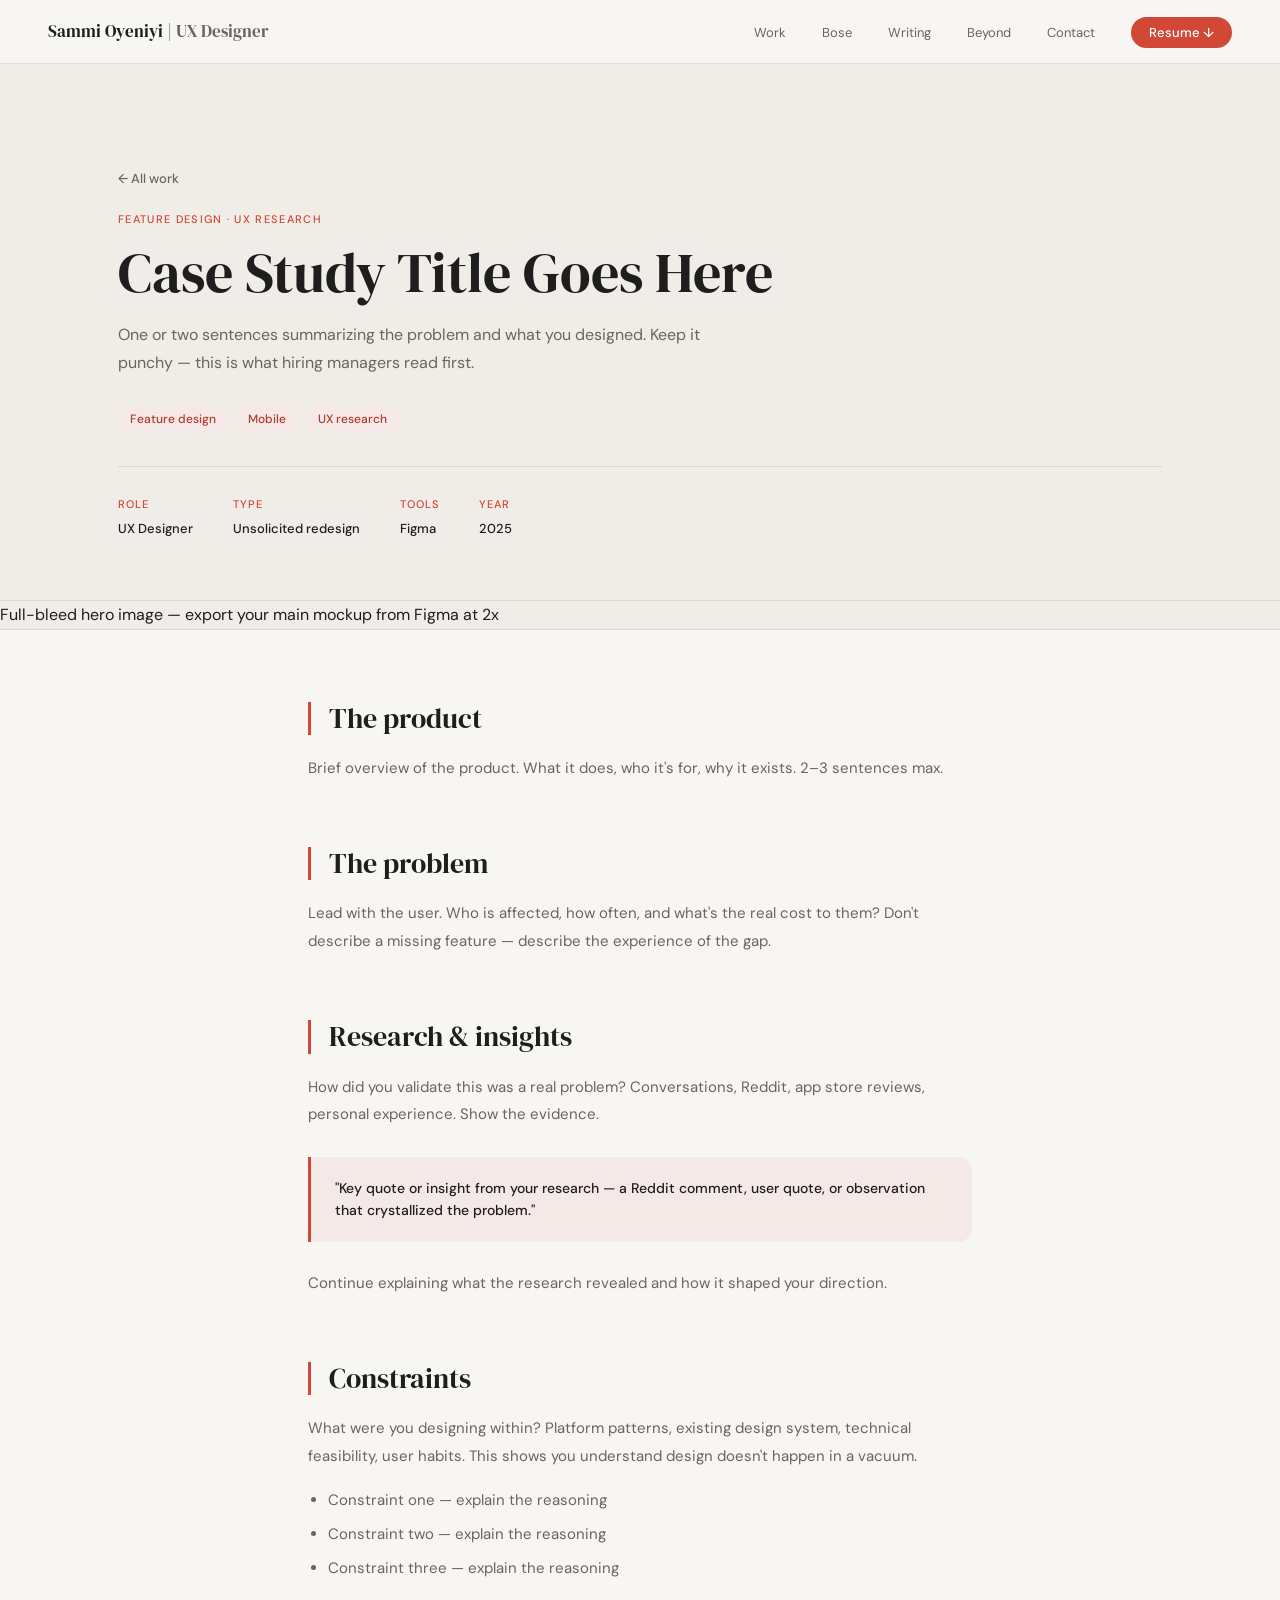
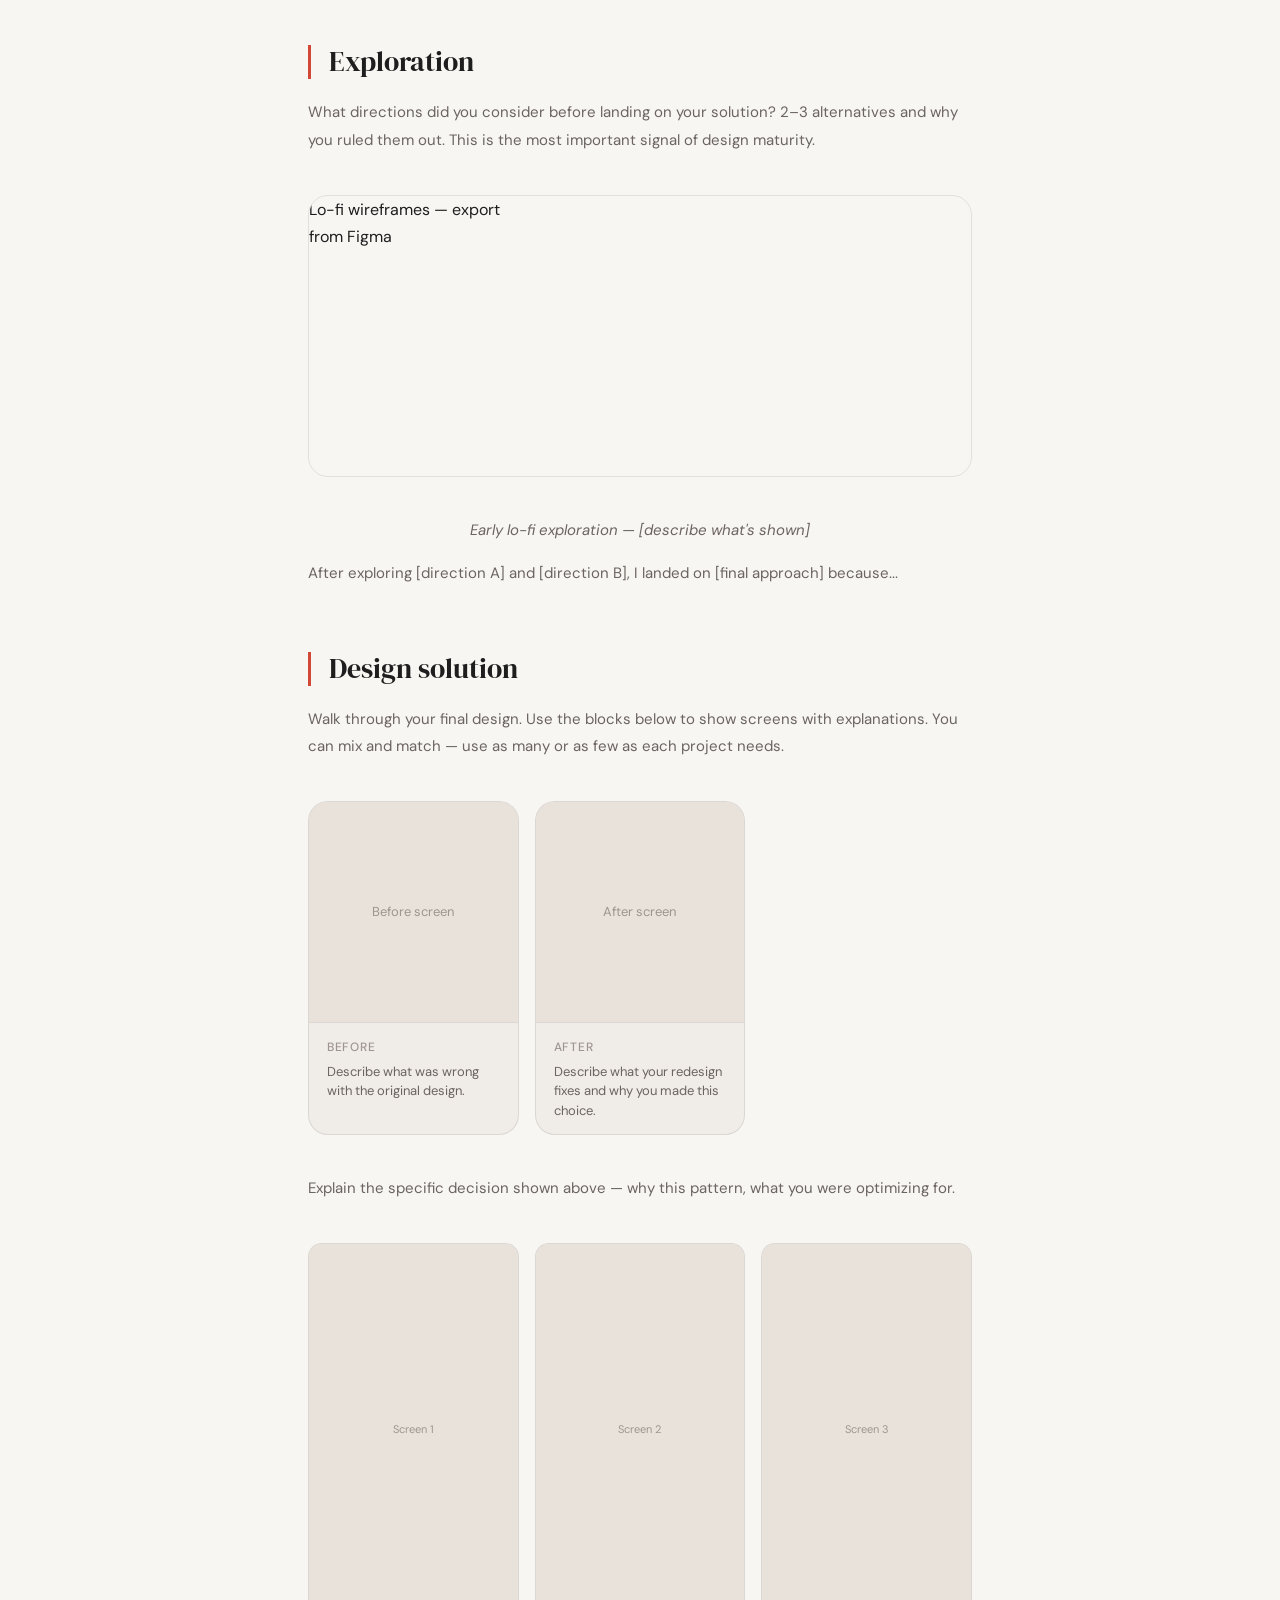
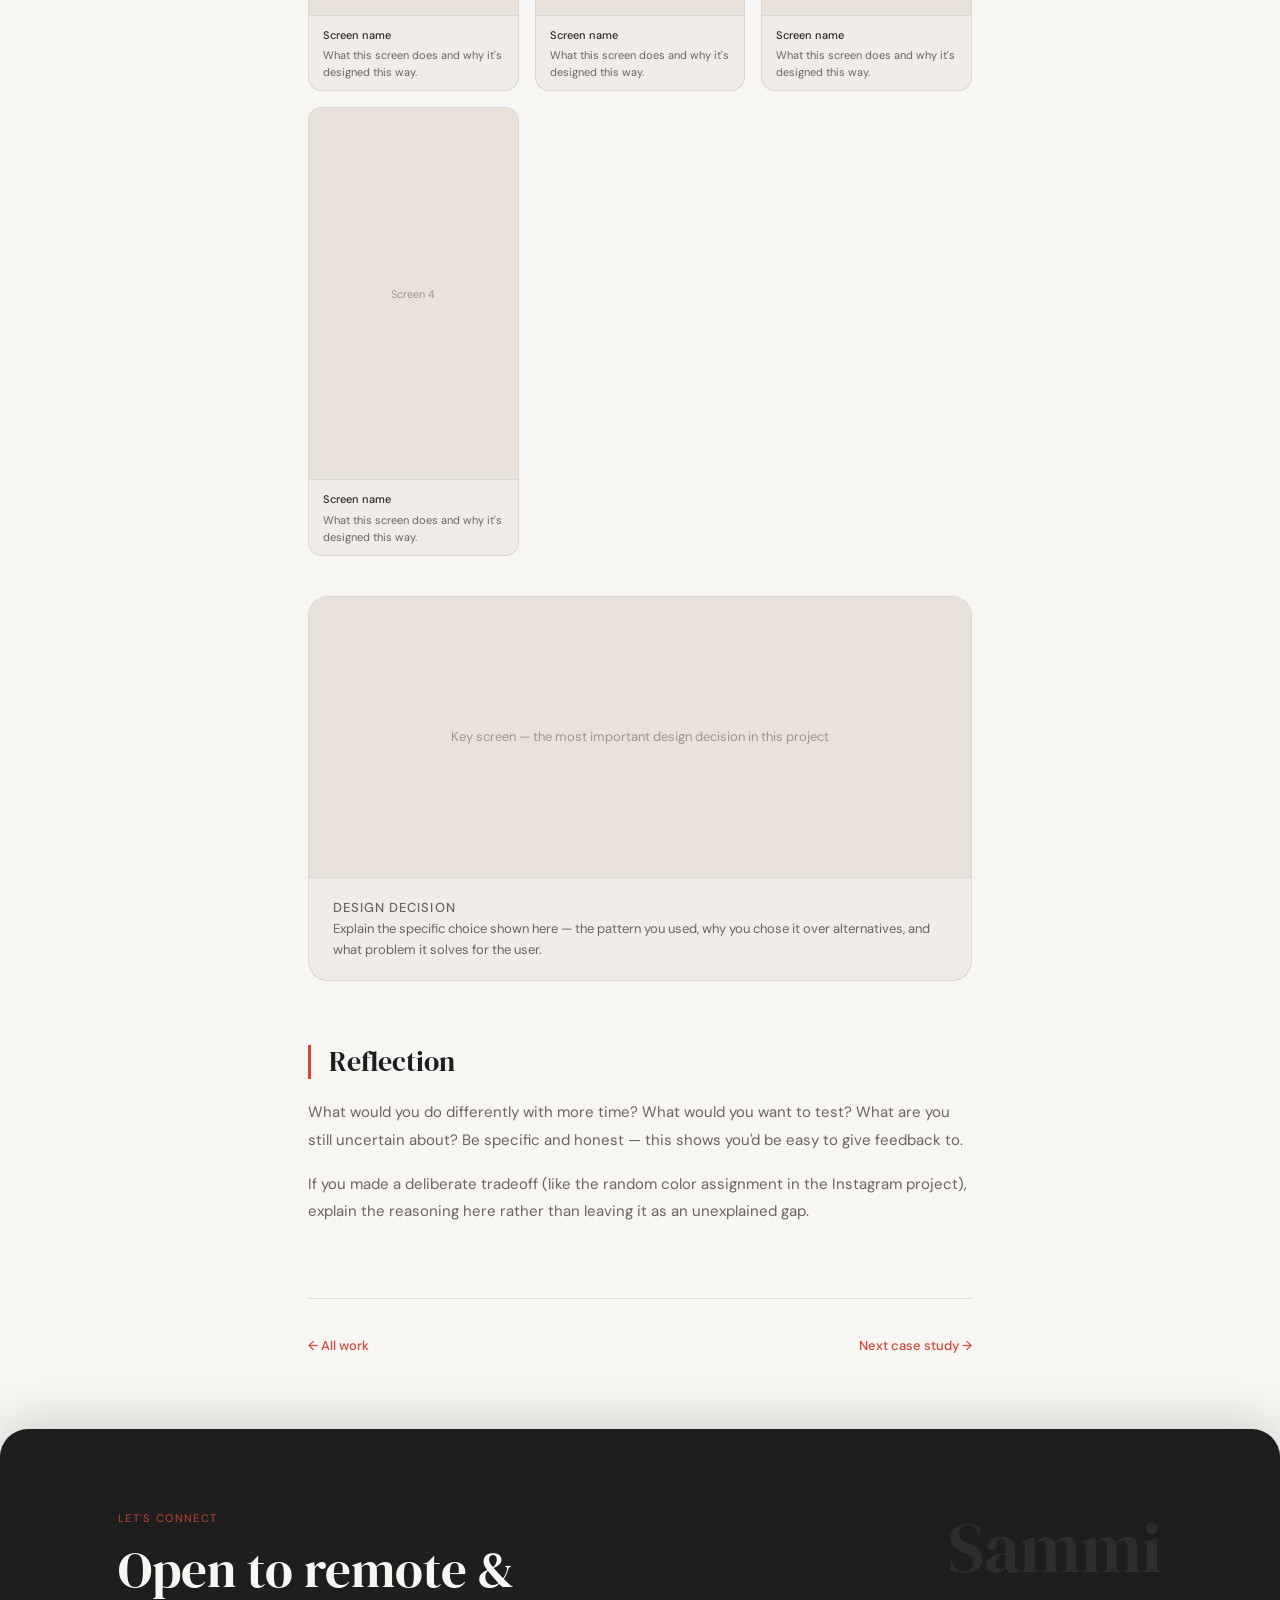
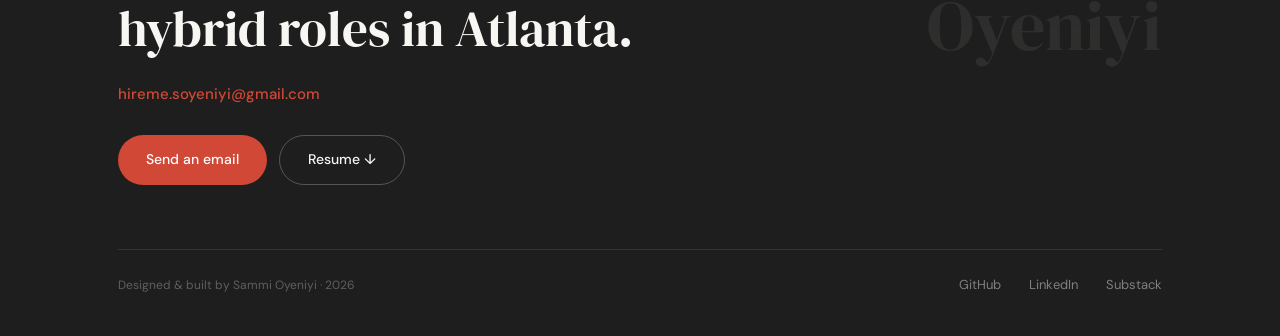
<file: case-study-template.html>
<!DOCTYPE html>
<html lang="en">
<head>
  <meta charset="UTF-8">
  <meta name="viewport" content="width=device-width, initial-scale=1.0">
  <title>Case Study — Sammi Oyeniyi</title>
  <link rel="preconnect" href="https://fonts.googleapis.com">
  <link rel="preconnect" href="https://fonts.gstatic.com" crossorigin>
  <link href="https://fonts.googleapis.com/css2?family=DM+Serif+Display:ital@0;1&family=DM+Sans:opsz,wght@9..40,300;9..40,400;9..40,500&display=swap" rel="stylesheet">
  <link rel="stylesheet" href="styles.css">
</head>
<body class="cs-page">

  <header class="nav">
    <a href="index.html" class="nav-logo">Sammi Oyeniyi | <span>UX Designer</span></a>
    <ul class="nav-links">
      <li><a href="index.html#work">Work</a></li>
      <li><a href="index.html#bose">Bose</a></li>
      <li><a href="index.html#thinking">Writing</a></li>
      <li><a href="index.html#beyond">Beyond</a></li>
      <li><a href="index.html#contact">Contact</a></li>
      <li><a href="resume.pdf" class="nav-resume" download>Resume ↓</a></li>
    </ul>
    <div class="nav-mobile-controls">
      <a href="resume.pdf" class="nav-resume nav-resume--mobile" download>Resume ↓</a>
      <button class="hamburger" id="hamburger" aria-label="Open menu" aria-expanded="false">
        <span></span><span></span><span></span>
      </button>
    </div>
  </header>
  <div class="mobile-menu" id="mobileMenu" aria-hidden="true">
    <nav class="mobile-menu-inner">
      <a href="index.html#work"     class="mobile-link" onclick="closeMenu()">Work</a>
      <a href="index.html#bose"     class="mobile-link" onclick="closeMenu()">Bose</a>
      <a href="index.html#thinking" class="mobile-link" onclick="closeMenu()">Writing</a>
      <a href="index.html#beyond"   class="mobile-link" onclick="closeMenu()">Beyond</a>
      <a href="index.html#contact"  class="mobile-link" onclick="closeMenu()">Contact</a>
      <a href="resume.pdf" class="mobile-link mobile-link--resume" download>Resume ↓</a>
    </nav>
  </div>

  <!-- CASE STUDY HERO -->
  <section class="cs-hero-section">
    <div class="panel-inner">
      <a href="index.html#work" class="cs-back">← All work</a>
      <p class="eyebrow">Feature design · UX research</p>
      <h1>Case Study Title Goes Here</h1>
      <p class="cs-hero-sub">One or two sentences summarizing the problem and what you designed. Keep it punchy — this is what hiring managers read first.</p>
      <div class="tags">
        <span class="tag">Feature design</span>
        <span class="tag">Mobile</span>
        <span class="tag">UX research</span>
      </div>
      <div class="cs-meta">
        <div class="cs-meta-item">
          <span class="cs-meta-label">Role</span>
          <span class="cs-meta-value">UX Designer</span>
        </div>
        <div class="cs-meta-item">
          <span class="cs-meta-label">Type</span>
          <span class="cs-meta-value">Unsolicited redesign</span>
        </div>
        <div class="cs-meta-item">
          <span class="cs-meta-label">Tools</span>
          <span class="cs-meta-value">Figma</span>
        </div>
        <div class="cs-meta-item">
          <span class="cs-meta-label">Year</span>
          <span class="cs-meta-value">2025</span>
        </div>
      </div>
    </div>
  </section>

  <!-- COVER IMAGE — full bleed hero mockup -->
  <div class="cs-cover-image">
    <!-- Swap placeholder for: <img src="images/cs-title-cover.png" alt="Project overview mockup"> -->
    <div class="cs-cover-placeholder">
      <span>Full-bleed hero image — export your main mockup from Figma at 2x</span>
    </div>
  </div>

  <!-- CASE STUDY BODY -->
  <div class="cs-body">

    <!--
    ═══════════════════════════════════════════════
    BLOCK LIBRARY — copy/paste what you need

    1. SINGLE ANNOTATED SCREEN
       Use for: one key screen you want to explain in detail

    2. BEFORE / AFTER
       Use for: showing the old design vs your redesign

    3. SCREEN GRID
       Use for: showing multiple screens in a flow (3–6 screens)

    4. FULL-WIDTH IMAGE
       Use for: lo-fi wireframes, full flow exported as one image

    5. CALLOUT
       Use for: key research quotes, insights, constraints

    6. HIGHLIGHT CALLOUT
       Use for: company response, big proof moments
    ═══════════════════════════════════════════════
    -->

    <!-- 01 THE PRODUCT -->
    <section class="cs-section">
      <h2>The product</h2>
      <p>Brief overview of the product. What it does, who it's for, why it exists. 2–3 sentences max.</p>
    </section>

    <!-- 02 THE PROBLEM -->
    <section class="cs-section">
      <h2>The problem</h2>
      <p>Lead with the user. Who is affected, how often, and what's the real cost to them? Don't describe a missing feature — describe the experience of the gap.</p>
    </section>

    <!-- 03 RESEARCH & INSIGHTS -->
    <section class="cs-section">
      <h2>Research & insights</h2>
      <p>How did you validate this was a real problem? Conversations, Reddit, app store reviews, personal experience. Show the evidence.</p>

      <!-- Key insight callout -->
      <div class="cs-callout">
        <p>"Key quote or insight from your research — a Reddit comment, user quote, or observation that crystallized the problem."</p>
      </div>

      <p>Continue explaining what the research revealed and how it shaped your direction.</p>
    </section>

    <!-- 04 CONSTRAINTS -->
    <section class="cs-section">
      <h2>Constraints</h2>
      <p>What were you designing within? Platform patterns, existing design system, technical feasibility, user habits. This shows you understand design doesn't happen in a vacuum.</p>
      <ul>
        <li>Constraint one — explain the reasoning</li>
        <li>Constraint two — explain the reasoning</li>
        <li>Constraint three — explain the reasoning</li>
      </ul>
    </section>

    <!-- 05 EXPLORATION -->
    <section class="cs-section">
      <h2>Exploration</h2>
      <p>What directions did you consider before landing on your solution? 2–3 alternatives and why you ruled them out. This is the most important signal of design maturity.</p>

      <!-- Lo-fi wireframes — full width -->
      <div class="cs-image-block">
        <!-- <img src="images/cs-title-lofi.png" alt="Lo-fi wireframe exploration"> -->
        <div class="cs-cover-placeholder" style="height:280px">
          <span>Lo-fi wireframes — export from Figma</span>
        </div>
      </div>
      <p class="cs-image-caption">Early lo-fi exploration — [describe what's shown]</p>

      <p>After exploring [direction A] and [direction B], I landed on [final approach] because...</p>
    </section>

    <!-- 06 DESIGN SOLUTION -->
    <section class="cs-section">
      <h2>Design solution</h2>
      <p>Walk through your final design. Use the blocks below to show screens with explanations. You can mix and match — use as many or as few as each project needs.</p>

      <!-- BEFORE / AFTER -->
      <div class="cs-before-after">
        <div class="cs-before-after-item">
          <!-- <img src="images/cs-title-before.png" alt="Before"> -->
          <div class="cs-before-after-placeholder"><span>Before screen</span></div>
          <div class="cs-before-after-caption">
            <strong>Before</strong>
            <p>Describe what was wrong with the original design.</p>
          </div>
        </div>
        <div class="cs-before-after-item">
          <!-- <img src="images/cs-title-after.png" alt="After"> -->
          <div class="cs-before-after-placeholder"><span>After screen</span></div>
          <div class="cs-before-after-caption">
            <strong>After</strong>
            <p>Describe what your redesign fixes and why you made this choice.</p>
          </div>
        </div>
      </div>

      <p>Explain the specific decision shown above — why this pattern, what you were optimizing for.</p>

      <!-- SCREEN GRID — 3 or 4 screens in a flow -->
      <div class="cs-screen-grid">

        <div class="cs-screen-item">
          <!-- <img src="images/cs-title-screen-1.png" alt="Screen 1"> -->
          <div class="cs-screen-item-placeholder"><span>Screen 1</span></div>
          <div class="cs-screen-item-caption">
            <strong>Screen name</strong>
            <p>What this screen does and why it's designed this way.</p>
          </div>
        </div>

        <div class="cs-screen-item">
          <!-- <img src="images/cs-title-screen-2.png" alt="Screen 2"> -->
          <div class="cs-screen-item-placeholder"><span>Screen 2</span></div>
          <div class="cs-screen-item-caption">
            <strong>Screen name</strong>
            <p>What this screen does and why it's designed this way.</p>
          </div>
        </div>

        <div class="cs-screen-item">
          <!-- <img src="images/cs-title-screen-3.png" alt="Screen 3"> -->
          <div class="cs-screen-item-placeholder"><span>Screen 3</span></div>
          <div class="cs-screen-item-caption">
            <strong>Screen name</strong>
            <p>What this screen does and why it's designed this way.</p>
          </div>
        </div>

        <div class="cs-screen-item">
          <!-- <img src="images/cs-title-screen-4.png" alt="Screen 4"> -->
          <div class="cs-screen-item-placeholder"><span>Screen 4</span></div>
          <div class="cs-screen-item-caption">
            <strong>Screen name</strong>
            <p>What this screen does and why it's designed this way.</p>
          </div>
        </div>

      </div>

      <!-- SINGLE ANNOTATED SCREEN — for a key moment you want to highlight -->
      <div class="cs-screen-block">
        <!-- <img src="images/cs-title-key-screen.png" alt="Key screen"> -->
        <div class="cs-screen-block-placeholder">
          <span>Key screen — the most important design decision in this project</span>
        </div>
        <div class="cs-screen-annotation">
          <p class="cs-screen-annotation-label">Design decision</p>
          <p>Explain the specific choice shown here — the pattern you used, why you chose it over alternatives, and what problem it solves for the user.</p>
        </div>
      </div>

      <!-- Add more screen grids, before/afters, or annotated screens as needed -->
      <!-- Each project is different — delete what you don't need, duplicate what you do -->

    </section>

    <!-- OPTIONAL: Company / external response — use for WTTJ -->
    <!--
    <div class="cs-callout-highlight">
      <p>After publishing this work, [company name] reached out directly. [What happened — a DM, an email, an interview, anything concrete.]</p>
    </div>
    -->

    <!-- 07 REFLECTION -->
    <section class="cs-section">
      <h2>Reflection</h2>
      <p>What would you do differently with more time? What would you want to test? What are you still uncertain about? Be specific and honest — this shows you'd be easy to give feedback to.</p>
      <p>If you made a deliberate tradeoff (like the random color assignment in the Instagram project), explain the reasoning here rather than leaving it as an unexplained gap.</p>
    </section>

    <!-- BOTTOM NAV -->
    <div class="cs-nav">
      <a href="index.html#work" class="cs-nav-link">← All work</a>
      <a href="case-study-next.html" class="cs-nav-link">Next case study →</a>
    </div>

  </div><!-- end cs-body -->

  <!-- FOOTER -->
  <footer class="panel panel-footer" id="contact">
    <div class="panel-inner footer-inner">
      <div class="footer-top">
        <div class="footer-left">
          <p class="eyebrow">Let's connect</p>
          <h2 class="footer-heading">Open to remote &<br>hybrid roles in Atlanta.</h2>
          <a href="mailto:hireme.soyeniyi@gmail.com" class="footer-email">hireme.soyeniyi@gmail.com</a>
          <div class="footer-actions">
            <a href="mailto:hireme.soyeniyi@gmail.com" class="btn-primary">Send an email</a>
            <a href="resume.pdf" class="btn-outline" download>Resume ↓</a>
          </div>
        </div>
        <div class="footer-wordmark">Sammi<br>Oyeniyi</div>
      </div>
      <div class="footer-bottom">
        <p>Designed & built by Sammi Oyeniyi · 2026</p>
        <div class="footer-links">
          <a href="https://github.com/SOyeniyi801" target="_blank" rel="noopener">GitHub</a>
          <a href="https://www.linkedin.com/in/samantha-o-6384705a/" target="_blank" rel="noopener">LinkedIn</a>
          <a href="https://sammithedev.substack.com" target="_blank" rel="noopener">Substack</a>
        </div>
      </div>
    </div>
  </footer>

  <script>
    const hamburger = document.getElementById('hamburger');
    const mobileMenu = document.getElementById('mobileMenu');
    hamburger.addEventListener('click', () => {
      const isOpen = mobileMenu.classList.contains('is-open');
      if (isOpen) { closeMenu(); } else { openMenu(); }
    });
    function openMenu() {
      mobileMenu.classList.add('is-open');
      hamburger.classList.add('is-active');
      hamburger.setAttribute('aria-expanded', 'true');
      document.body.style.overflow = 'hidden';
    }
    function closeMenu() {
      mobileMenu.classList.remove('is-open');
      hamburger.classList.remove('is-active');
      hamburger.setAttribute('aria-expanded', 'false');
      document.body.style.overflow = '';
    }
    mobileMenu.addEventListener('click', (e) => { if (e.target === mobileMenu) closeMenu(); });
  </script>
</body>
</html>
</file>
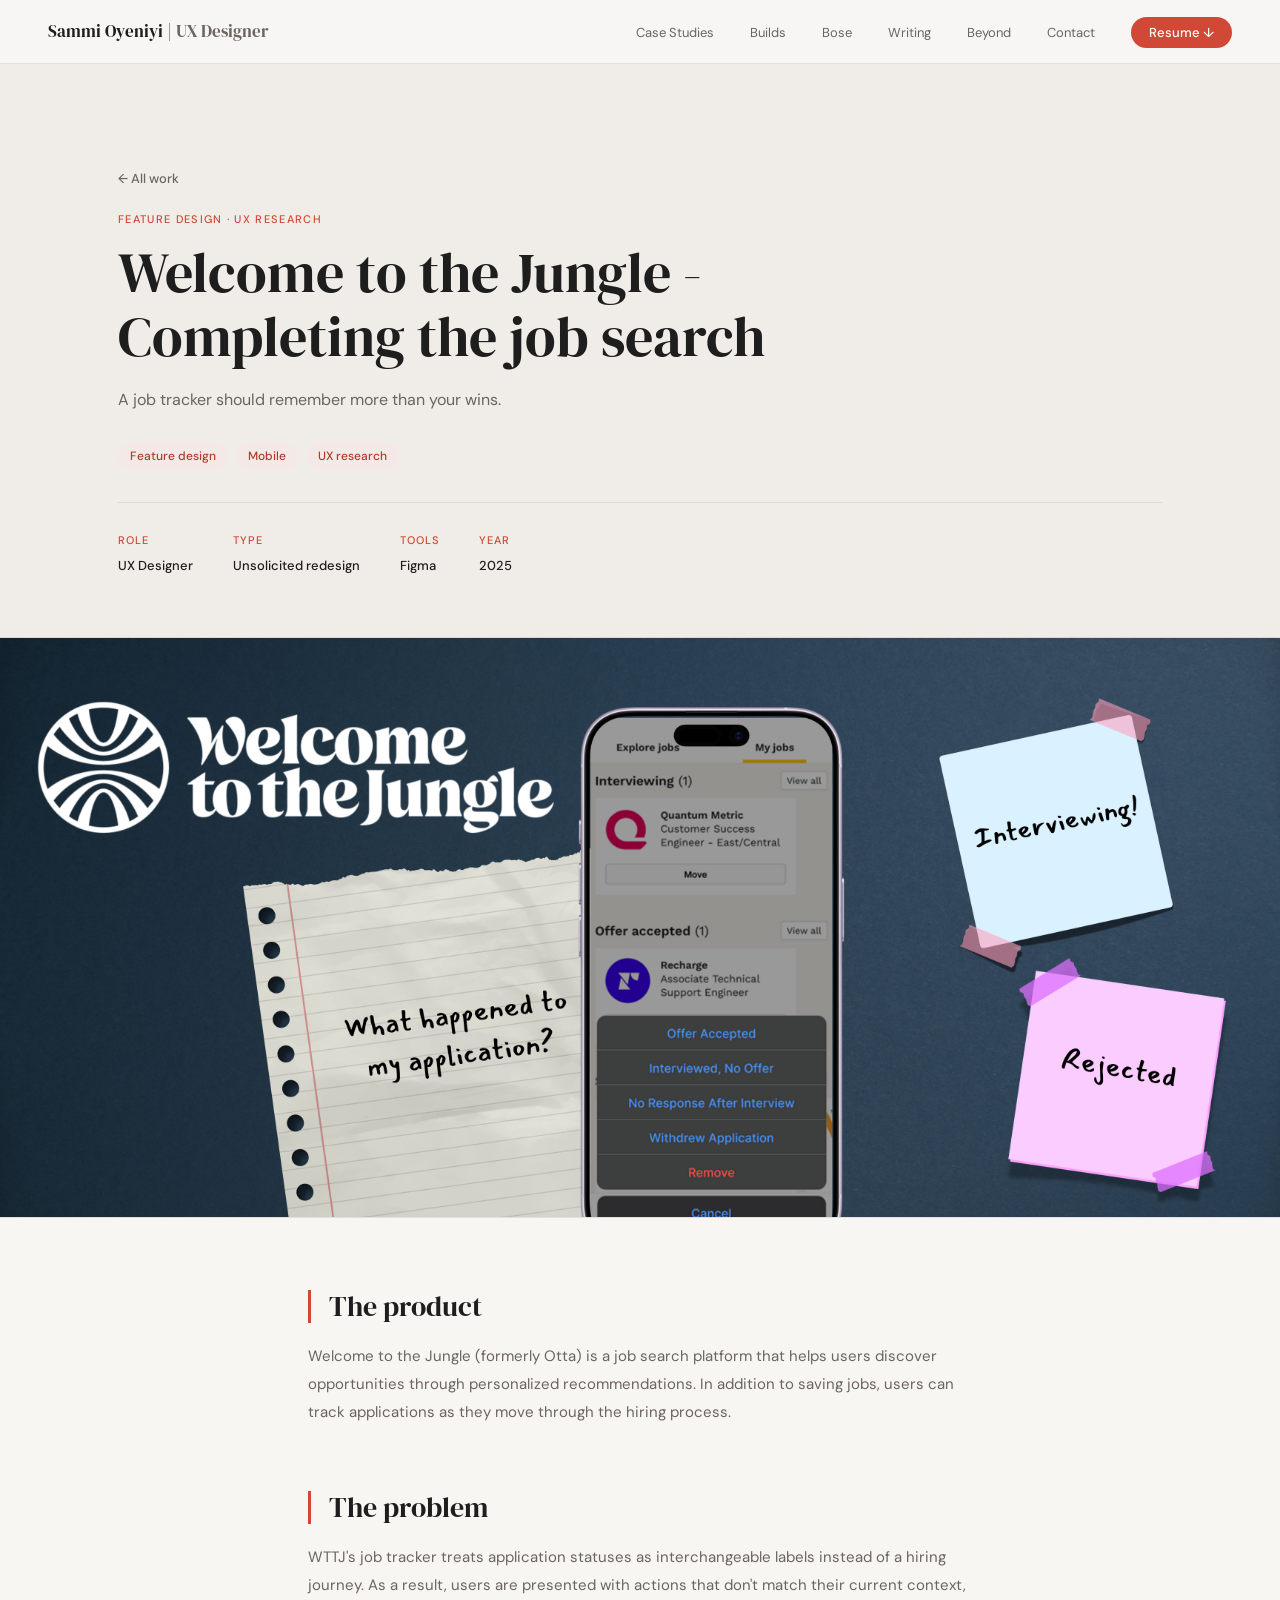
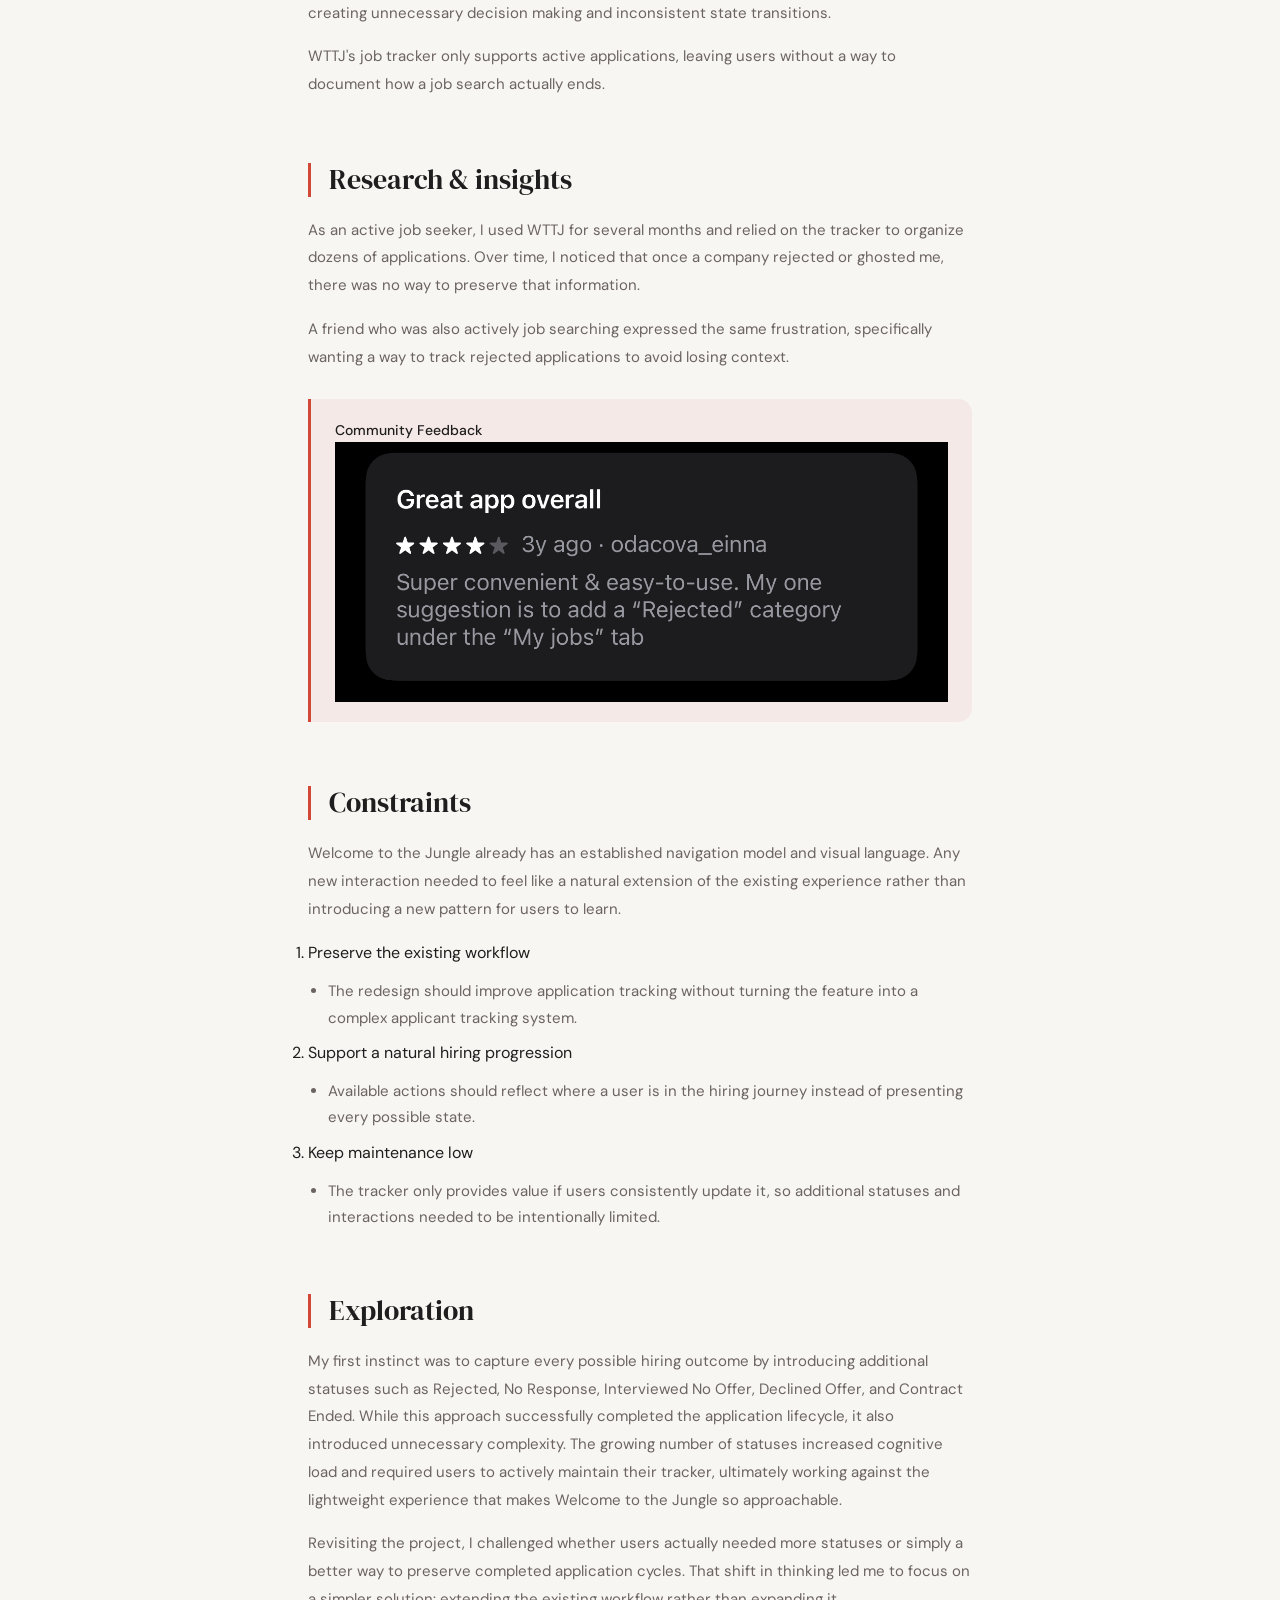
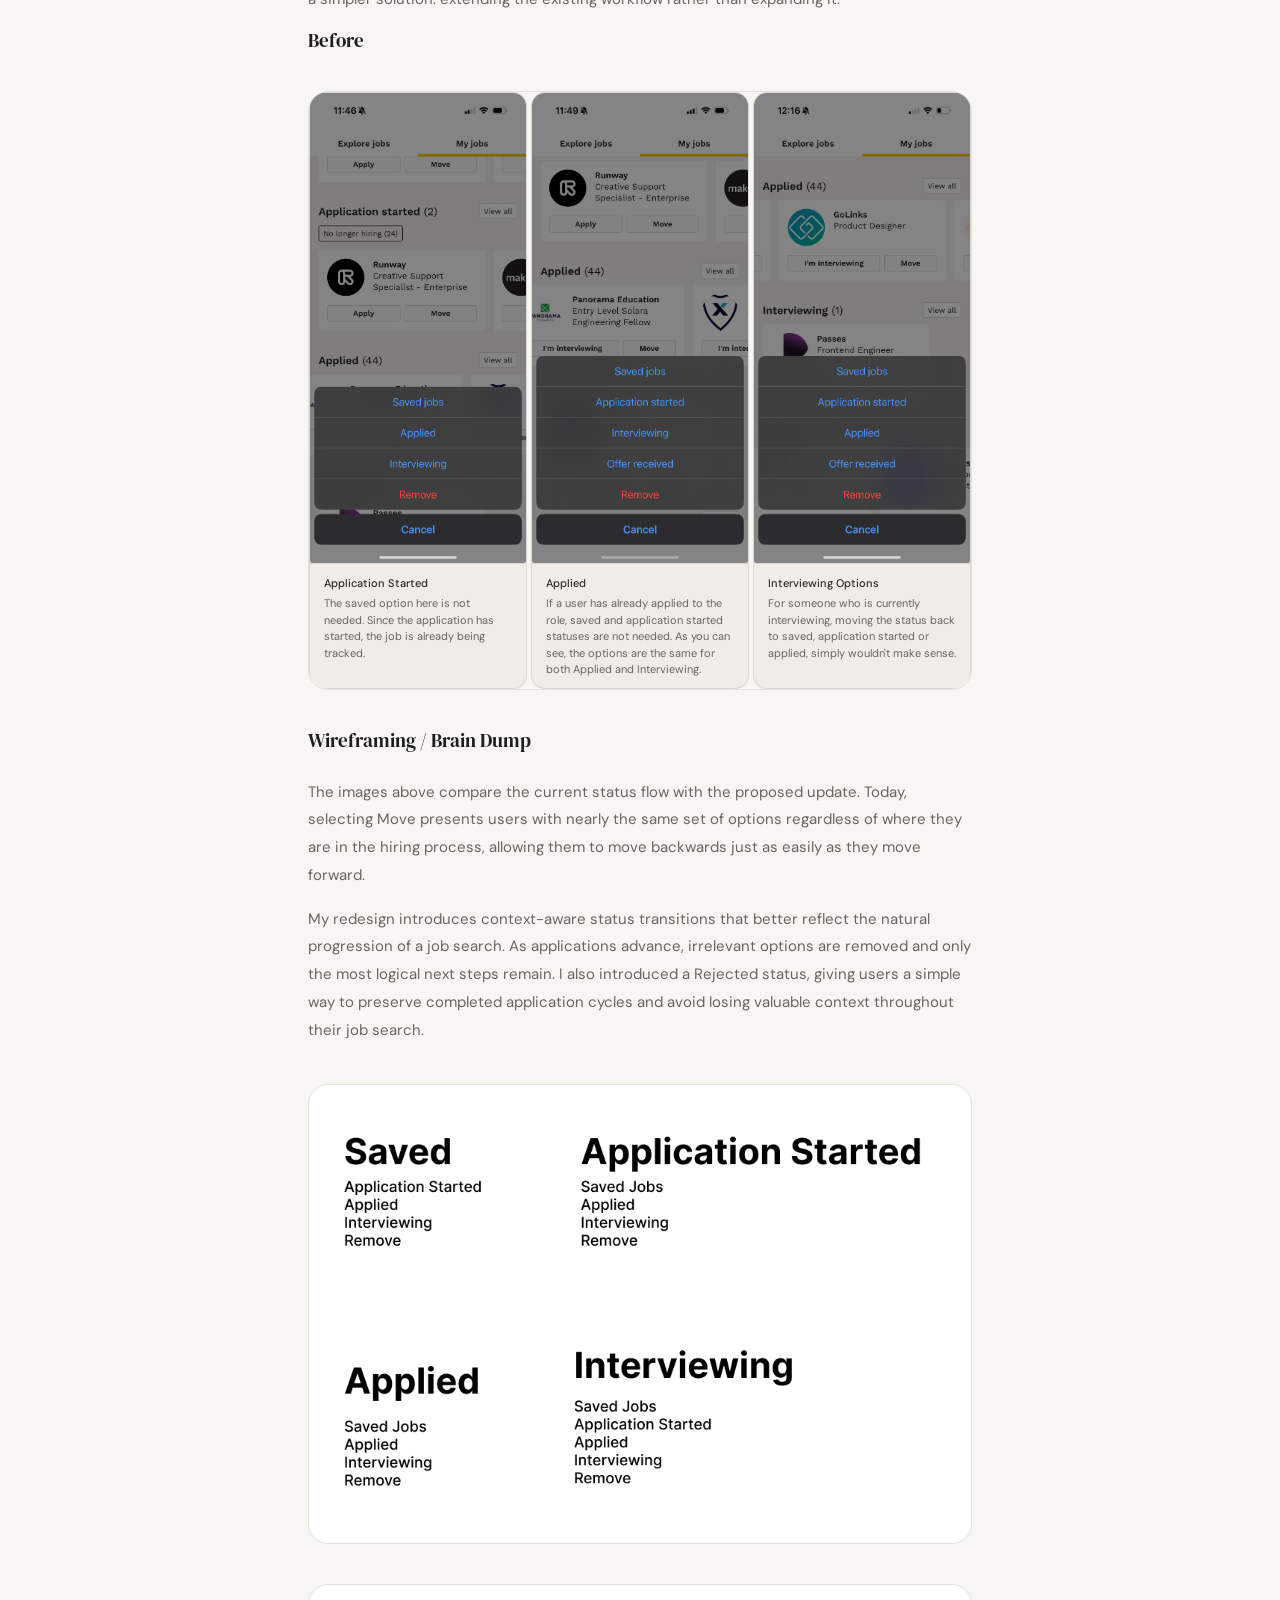
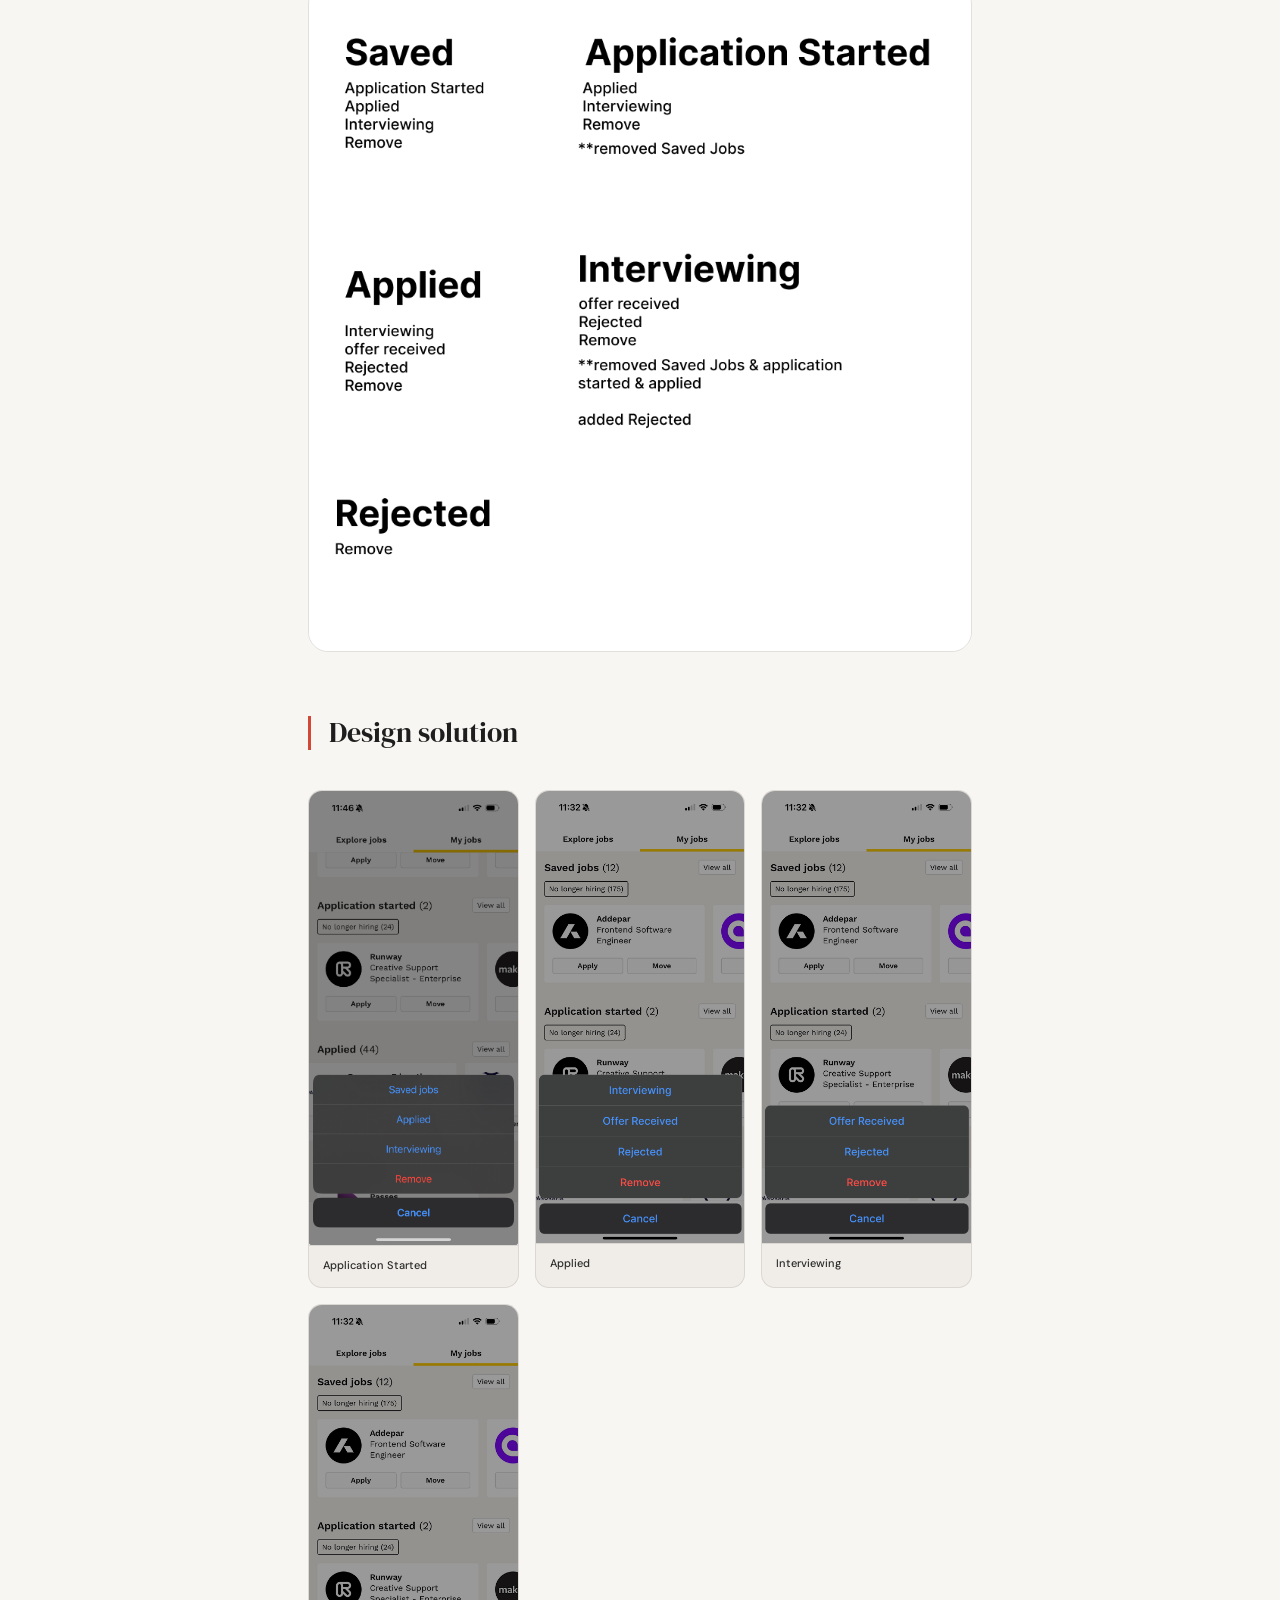
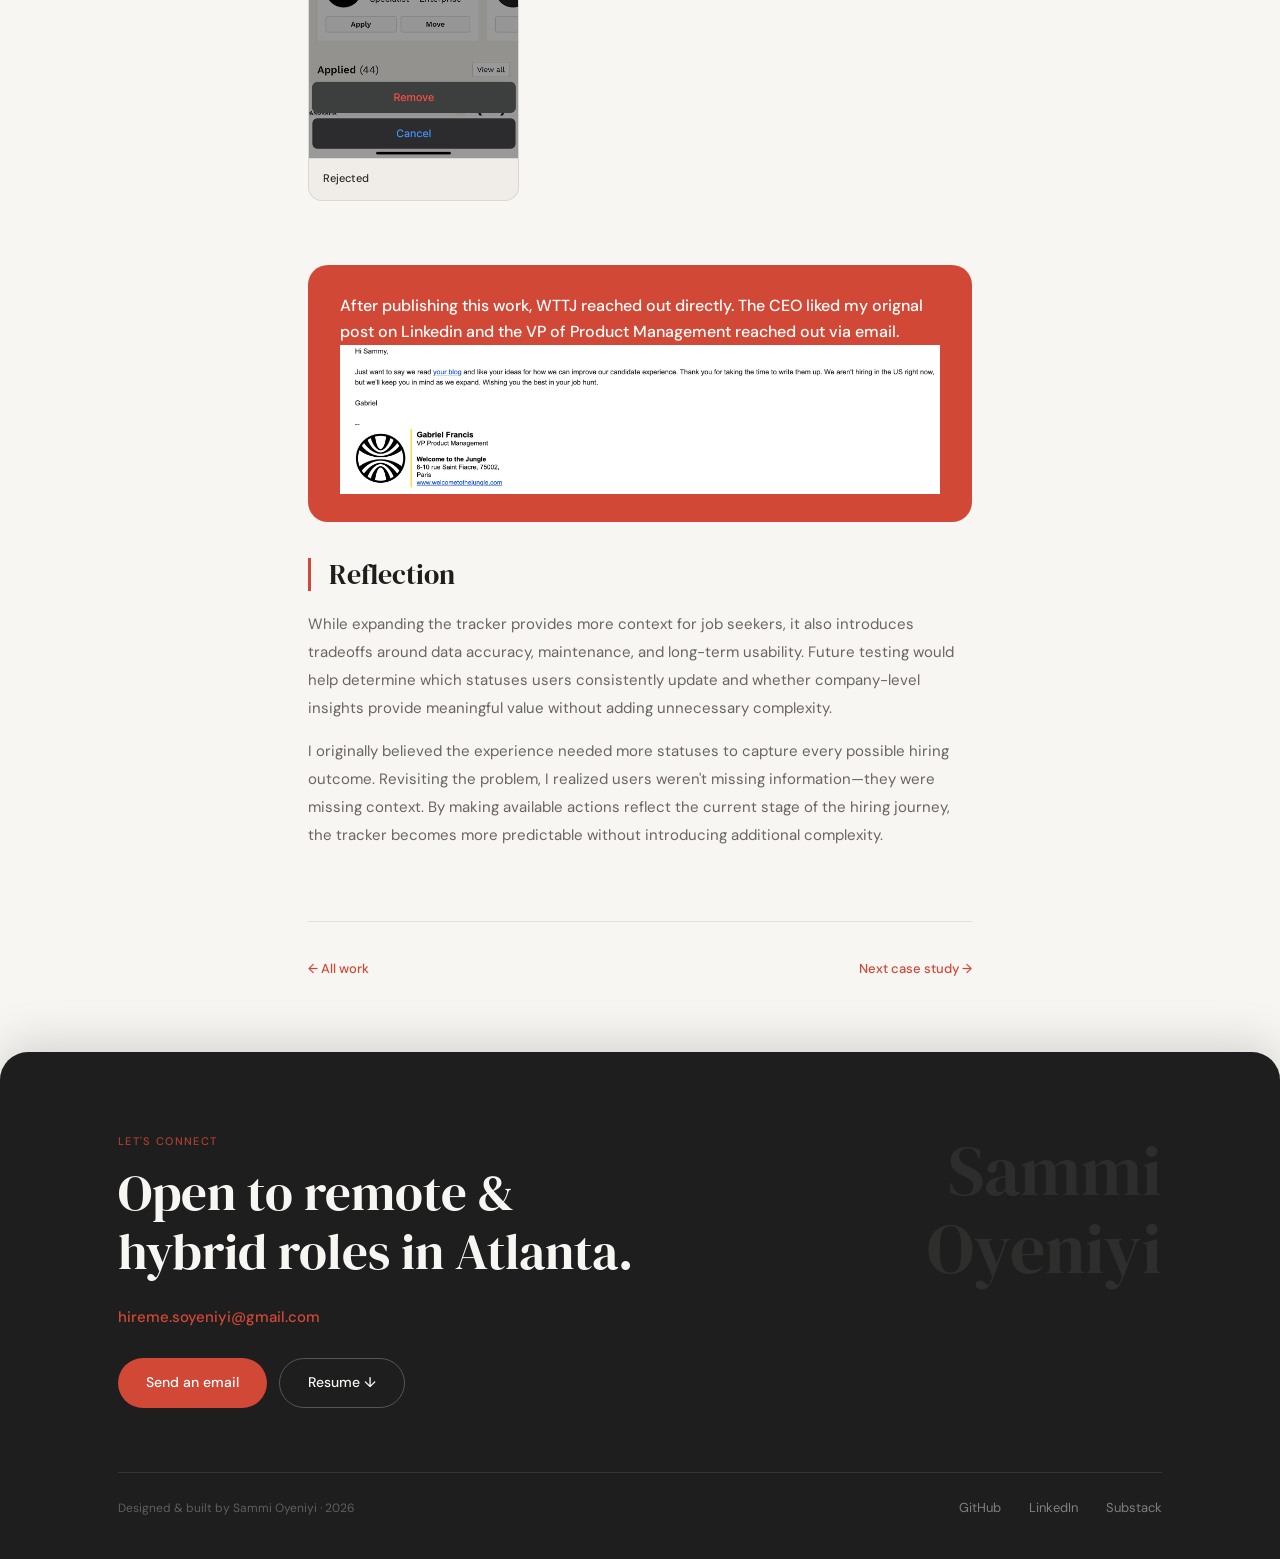
<file: case-study-wttj.html>
<!DOCTYPE html>
<html lang="en">
<head>
  <meta charset="UTF-8">
  <meta name="viewport" content="width=device-width, initial-scale=1.0">
  <title>WTTJ Case Study — Sammi Oyeniyi</title>
  <link rel="icon" type="image/x-icon" href="assets/resume-favicon.png">
  <link rel="preconnect" href="https://fonts.googleapis.com">
  <link rel="preconnect" href="https://fonts.gstatic.com" crossorigin>
  <link href="https://fonts.googleapis.com/css2?family=DM+Serif+Display:ital@0;1&family=DM+Sans:opsz,wght@9..40,300;9..40,400;9..40,500&display=swap" rel="stylesheet">
  <link rel="stylesheet" href="styles.css">
</head>
<body class="cs-page">

  <header class="nav">
    <a href="index.html" class="nav-logo">Sammi Oyeniyi | <span>UX Designer</span></a>
    <ul class="nav-links">
      <li><a href="index.html#work">Case Studies</a></li>
      <li><a href="index.html#builds">Builds</a></li>
      <li><a href="index.html#bose">Bose</a></li>
      <li><a href="index.html#thinking">Writing</a></li>
      <li><a href="index.html#beyond">Beyond</a></li>
      <li><a href="index.html#contact">Contact</a></li>
      <li><a href="assets/s-oyeniyi-ux-designer.pdf" class="nav-resume" download>Resume ↓</a></li>
    </ul>
    <!-- Mobile controls -->
    <div class="nav-mobile-controls">
      <a href="assets/s-oyeniyi-ux-designer.pdf" class="nav-resume nav-resume--mobile" download>Resume ↓</a>
      <button class="hamburger" id="hamburger" aria-label="Open menu" aria-expanded="false">
        <span></span>
        <span></span>
        <span></span>
      </button>
    </div>
  </header>

  <!-- Mobile menu overlay -->
  <div class="mobile-menu" id="mobileMenu" aria-hidden="true">
    <nav class="mobile-menu-inner">
      <a href="index.html#work"     class="mobile-link" onclick="closeMenu()">Work</a>
      <a href="index.html#builds"   class="mobile-link" onclick="closeMenu()">Builds</a>
      <a href="index.html#bose"     class="mobile-link" onclick="closeMenu()">Bose</a>
      <a href="index.html#thinking" class="mobile-link" onclick="closeMenu()">Writing</a>
      <a href="index.html#beyond"   class="mobile-link" onclick="closeMenu()">Beyond</a>
      <a href="index.html#contact"  class="mobile-link" onclick="closeMenu()">Contact</a>
      <a href="assets/s-oyeniyi-ux-designer.pdf" class="mobile-link mobile-link--resume" download>Resume ↓</a>
    </nav>
  </div>

  <!-- CASE STUDY HERO -->
  <section class="cs-hero-section">
    <div class="panel-inner">
      <a href="index.html#work" class="cs-back">← All work</a>
      <p class="eyebrow">Feature design · UX research</p>
      <h1>Welcome to the Jungle - Completing the job search</h1>
      <p class="cs-hero-sub">A job tracker should remember more than your wins.</p>
      <div class="tags">
        <span class="tag">Feature design</span>
        <span class="tag">Mobile</span>
        <span class="tag">UX research</span>
      </div>
      <div class="cs-meta">
        <div class="cs-meta-item">
          <span class="cs-meta-label">Role</span>
          <span class="cs-meta-value">UX Designer</span>
        </div>
        <div class="cs-meta-item">
          <span class="cs-meta-label">Type</span>
          <span class="cs-meta-value">Unsolicited redesign</span>
        </div>
        <div class="cs-meta-item">
          <span class="cs-meta-label">Tools</span>
          <span class="cs-meta-value">Figma</span>
        </div>
        <div class="cs-meta-item">
          <span class="cs-meta-label">Year</span>
          <span class="cs-meta-value">2025</span>
        </div>
      </div>
    </div>
  </section>

  <!-- COVER IMAGE — full bleed hero mockup -->
  <div class="cs-cover-image">
   <img src="assets/cs-hero-wttj.png" alt="Project overview mockup">
  </div>

  <!-- CASE STUDY BODY -->
  <div class="cs-body">

    <!--
    ═══════════════════════════════════════════════
    BLOCK LIBRARY — copy/paste what you need

    1. SINGLE ANNOTATED SCREEN
       Use for: one key screen you want to explain in detail

    2. BEFORE / AFTER
       Use for: showing the old design vs your redesign

    3. SCREEN GRID
       Use for: showing multiple screens in a flow (3–6 screens)

    4. FULL-WIDTH IMAGE
       Use for: lo-fi wireframes, full flow exported as one image

    5. CALLOUT
       Use for: key research quotes, insights, constraints

    6. HIGHLIGHT CALLOUT
       Use for: company response, big proof moments
    ═══════════════════════════════════════════════
    -->

    <!-- 01 THE PRODUCT -->
    <section class="cs-section">
      <h2>The product</h2>
      <p>Welcome to the Jungle (formerly Otta) is a job search platform that helps users discover opportunities through personalized recommendations. In addition to saving jobs, users can track applications as they move through the hiring process.</p>
    </section>

    <!-- 02 THE PROBLEM -->
    <section class="cs-section">
      <h2>The problem</h2>
      <p>WTTJ's job tracker treats application statuses as interchangeable labels instead of a hiring journey. As a result, users are presented with actions that don't match their current context, creating unnecessary decision making and inconsistent state transitions.</p>
      <p>WTTJ's job tracker only supports active applications, leaving users without a way to document how a job search actually ends.</p>
    </section>

    <!-- 03 RESEARCH & INSIGHTS -->
    <section class="cs-section">
      <h2>Research & insights</h2>
      <p>As an active job seeker, I used WTTJ for several months and relied on the tracker to organize dozens of applications. Over time, I noticed that once a company rejected or ghosted me, there was no way to preserve that information.</p>
      <p>A friend who was also actively job searching expressed the same frustration, specifically wanting a way to track rejected applications to avoid losing context.</p>

      <!-- Key insight callout -->
      <div class="cs-callout">
        <p>Community Feedback</p>
        <img src="assets/case-studies/wwtj/wwtj-review.jpg" alt="screenshot of app store review">
      </div>

    </section>

    <!-- 04 CONSTRAINTS -->
    <section class="cs-section">
      <h2>Constraints</h2>
      <p>Welcome to the Jungle already has an established navigation model and visual language. Any new interaction needed to feel like a natural extension of the existing experience rather than introducing a new pattern for users to learn.</p>
      <ol>
        <li>Preserve the existing workflow
          <ul>
            <li>The redesign should improve application tracking without turning the feature into a complex applicant tracking system.</li>
          </ul>
        </li>
        
        <li>Support a natural hiring progression
          <ul>
            <li>Available actions should reflect where a user is in the hiring journey instead of presenting every possible state.</li>
          </ul>
        </li>
        <li>Keep maintenance low
          <ul><li>The tracker only provides value if users consistently update it, so additional statuses and interactions needed to be intentionally limited.</li></ul>
        </li>
      </ol>
    </section>

    <!-- 05 EXPLORATION -->
    <section class="cs-section">
      <h2>Exploration</h2>
      <p>My first instinct was to capture every possible hiring outcome by introducing additional statuses such as Rejected, No Response, Interviewed No Offer, Declined Offer, and Contract Ended. While this approach successfully completed the application lifecycle, it also introduced unnecessary complexity. The growing number of statuses increased cognitive load and required users to actively maintain their tracker, ultimately working against the lightweight experience that makes Welcome to the Jungle so approachable.</p>
      <p>Revisiting the project, I challenged whether users actually needed more statuses or simply a better way to preserve completed application cycles. That shift in thinking led me to focus on a simpler solution: extending the existing workflow rather than expanding it.</p>

      <h3>Before</h3>

      <div class="cs-image-block">
        <div class="cs-screen-item">
          <img src="assets/case-studies/wwtj/wwtj-current-screens/application-started.jpeg" alt="">
          <div class="cs-screen-item-caption">
            <strong>Application Started</strong>
            <p>The saved option here is not needed. Since the application has started, the job is already being tracked.</p>
          </div>
        </div>

        <div class="cs-screen-item">
          <img src="assets/case-studies/wwtj/wwtj-current-screens/applied.jpeg" alt="">
          <div class="cs-screen-item-caption">
            <strong>Applied</strong>
            <p>If a user has already applied to the role, saved and application started statuses are not needed. As you can see, the options are the same for both Applied and Interviewing.</p>
          </div>
      </div>
      <div class="cs-screen-item">
        <img src="assets/case-studies/wwtj/wwtj-current-screens/interviewing.jpeg" alt="">
        <div class="cs-screen-item-caption">
          <strong>Interviewing Options</strong>
          <p>For someone who is currently interviewing, moving the status back to saved, application started or applied, simply wouldn't make sense.</p>
        </div>
    </div>
      </div>

      <!-- Lo-fi wireframes — full width -->
       <h3>Wireframing / Brain Dump</h3> </br>
       <p>The images above compare the current status flow with the proposed update. Today, selecting Move presents users with nearly the same set of options regardless of where they are in the hiring process, allowing them to move backwards just as easily as they move forward.</p>
       <p>My redesign introduces context-aware status transitions that better reflect the natural progression of a job search. As applications advance, irrelevant options are removed and only the most logical next steps remain. I also introduced a Rejected status, giving users a simple way to preserve completed application cycles and avoid losing valuable context throughout their job search.</p>
      <div class="cs-image-block-wwtj">
        <img src="assets/case-studies/wwtj/status-breakdown-before.png" alt="Lo-fi wireframe exploration">
      </div>
      <div class="cs-image-block-wwtj">
        <img src="assets/case-studies/wwtj/status-breakdown-after.png" alt="Lo-fi wireframe exploration">
      </div>

     
    </section>

    <!-- 06 DESIGN SOLUTION -->
    <section class="cs-section">
      <h2>Design solution</h2>
      

      <!-- BEFORE / AFTER -->
      


      <!-- SCREEN GRID — 3 or 4 screens in a flow -->
      <div class="cs-screen-grid">

        <div class="cs-screen-item">
          <img src="assets/case-studies/wwtj/wwtj-hifi/application-started.jpeg" alt="mockup of a WTTJ screen">
          <div class="cs-screen-item-caption">
            <strong>Application Started</strong>
            
          </div>
        </div>

        <div class="cs-screen-item">
          <img src="assets/case-studies/wwtj/wwtj-hifi/applied-mockup.png" alt="mockup of a WTTJ screen">
          <div class="cs-screen-item-caption">
            <strong>Applied</strong>
            
          </div>
        </div>

        <div class="cs-screen-item">
          <img src="assets/case-studies/wwtj/wwtj-hifi/interviewing-mockup.png" alt="mockup of a WTTJ screen">
          <div class="cs-screen-item-caption">
            <strong>Interviewing</strong>
            <!-- <p>What this screen does and why it's designed this way.</p> -->
          </div>
        </div>

        <div class="cs-screen-item">
          <img src="assets/case-studies/wwtj/wwtj-hifi/rejected-mockup.png" alt="mockup of a WTTJ screen">
          <div class="cs-screen-item-caption">
            <strong>Rejected</strong>
            <!-- <p>What this screen does and why it's designed this way.</p> -->
          </div>
        </div>

      </div>      
    </section>

    <!-- OPTIONAL: Company / external response — use for WTTJ -->
    
    <div class="cs-callout-highlight">
      <p>After publishing this work, WTTJ reached out directly. The CEO liked my orignal post on Linkedin and the VP of Product Management reached out via email.</p>
      <img src="assets/case-studies/wwtj/wwtj-screenshot.png" alt="screenshot of email from the VP of Product">
    </div>
   

    <!-- 07 REFLECTION -->
    <section class="cs-section">
      <h2>Reflection</h2>
      <p>While expanding the tracker provides more context for job seekers, it also introduces tradeoffs around data accuracy, maintenance, and long-term usability. Future testing would help determine which statuses users consistently update and whether company-level insights provide meaningful value without adding unnecessary complexity.</p>
      <p>I originally believed the experience needed more statuses to capture every possible hiring outcome. Revisiting the problem, I realized users weren't missing information—they were missing context. By making available actions reflect the current stage of the hiring journey, the tracker becomes more predictable without introducing additional complexity.</p>
    </section>

    <!-- BOTTOM NAV -->
    <div class="cs-nav">
      <a href="index.html#work" class="cs-nav-link">← All work</a>
      <a href="case-study-hinge.html" class="cs-nav-link">Next case study →</a>
    </div>

  </div><!-- end cs-body -->

  <!-- FOOTER -->
  <footer class="panel panel-footer" id="contact">
    <div class="panel-inner footer-inner">
      <div class="footer-top">
        <div class="footer-left">
          <p class="eyebrow">Let's connect</p>
          <h2 class="footer-heading">Open to remote &<br>hybrid roles in Atlanta.</h2>
          <a href="mailto:hireme.soyeniyi@gmail.com" class="footer-email">hireme.soyeniyi@gmail.com</a>
          <div class="footer-actions">
            <a href="mailto:hireme.soyeniyi@gmail.com" class="btn-primary">Send an email</a>
            <a href="assets/s-oyeniyi-ux-designer.pdff" class="btn-outline" download>Resume ↓</a>
          </div>
        </div>
        <div class="footer-wordmark">Sammi<br>Oyeniyi</div>
      </div>
      <div class="footer-bottom">
        <p>Designed & built by Sammi Oyeniyi · 2026</p>
        <div class="footer-links">
          <a href="https://github.com/SOyeniyi801" target="_blank" rel="noopener">GitHub</a>
          <a href="https://www.linkedin.com/in/samantha-o-6384705a/" target="_blank" rel="noopener">LinkedIn</a>
          <a href="https://sammithedev.substack.com" target="_blank" rel="noopener">Substack</a>
        </div>
      </div>
    </div>
  </footer>

  <script>
    const hamburger = document.getElementById('hamburger');
    const mobileMenu = document.getElementById('mobileMenu');
    hamburger.addEventListener('click', () => {
      const isOpen = mobileMenu.classList.contains('is-open');
      if (isOpen) { closeMenu(); } else { openMenu(); }
    });
    function openMenu() {
      mobileMenu.classList.add('is-open');
      hamburger.classList.add('is-active');
      hamburger.setAttribute('aria-expanded', 'true');
      document.body.style.overflow = 'hidden';
    }
    function closeMenu() {
      mobileMenu.classList.remove('is-open');
      hamburger.classList.remove('is-active');
      hamburger.setAttribute('aria-expanded', 'false');
      document.body.style.overflow = '';
    }
    mobileMenu.addEventListener('click', (e) => { if (e.target === mobileMenu) closeMenu(); });
     // Hide nav on scroll down, show on scroll up
let lastScrollY = window.scrollY;
let navHidden = false;
const navEl = document.querySelector('.nav');

function handleNavScroll() {
  const currentScrollY = window.scrollY;

  // Always show nav near the top of the page
  if (currentScrollY < 80) {
    navEl.classList.remove('nav--hidden');
    navHidden = false;
    lastScrollY = currentScrollY;
    return;
  }

  const scrollingDown = currentScrollY > lastScrollY;

  if (scrollingDown && !navHidden) {
    navEl.classList.add('nav--hidden');
    navHidden = true;
  } else if (!scrollingDown && navHidden) {
    navEl.classList.remove('nav--hidden');
    navHidden = false;
  }

  lastScrollY = currentScrollY;
}

window.addEventListener('scroll', handleNavScroll, { passive: true });
function openMenu() {
  mobileMenu.classList.add('is-open');
  hamburger.classList.add('is-active');
  hamburger.setAttribute('aria-expanded', 'true');
  document.body.style.overflow = 'hidden';
  navEl.classList.remove('nav--hidden'); // keep nav visible while menu is open
}
  </script>
</body>
</html>
</file>
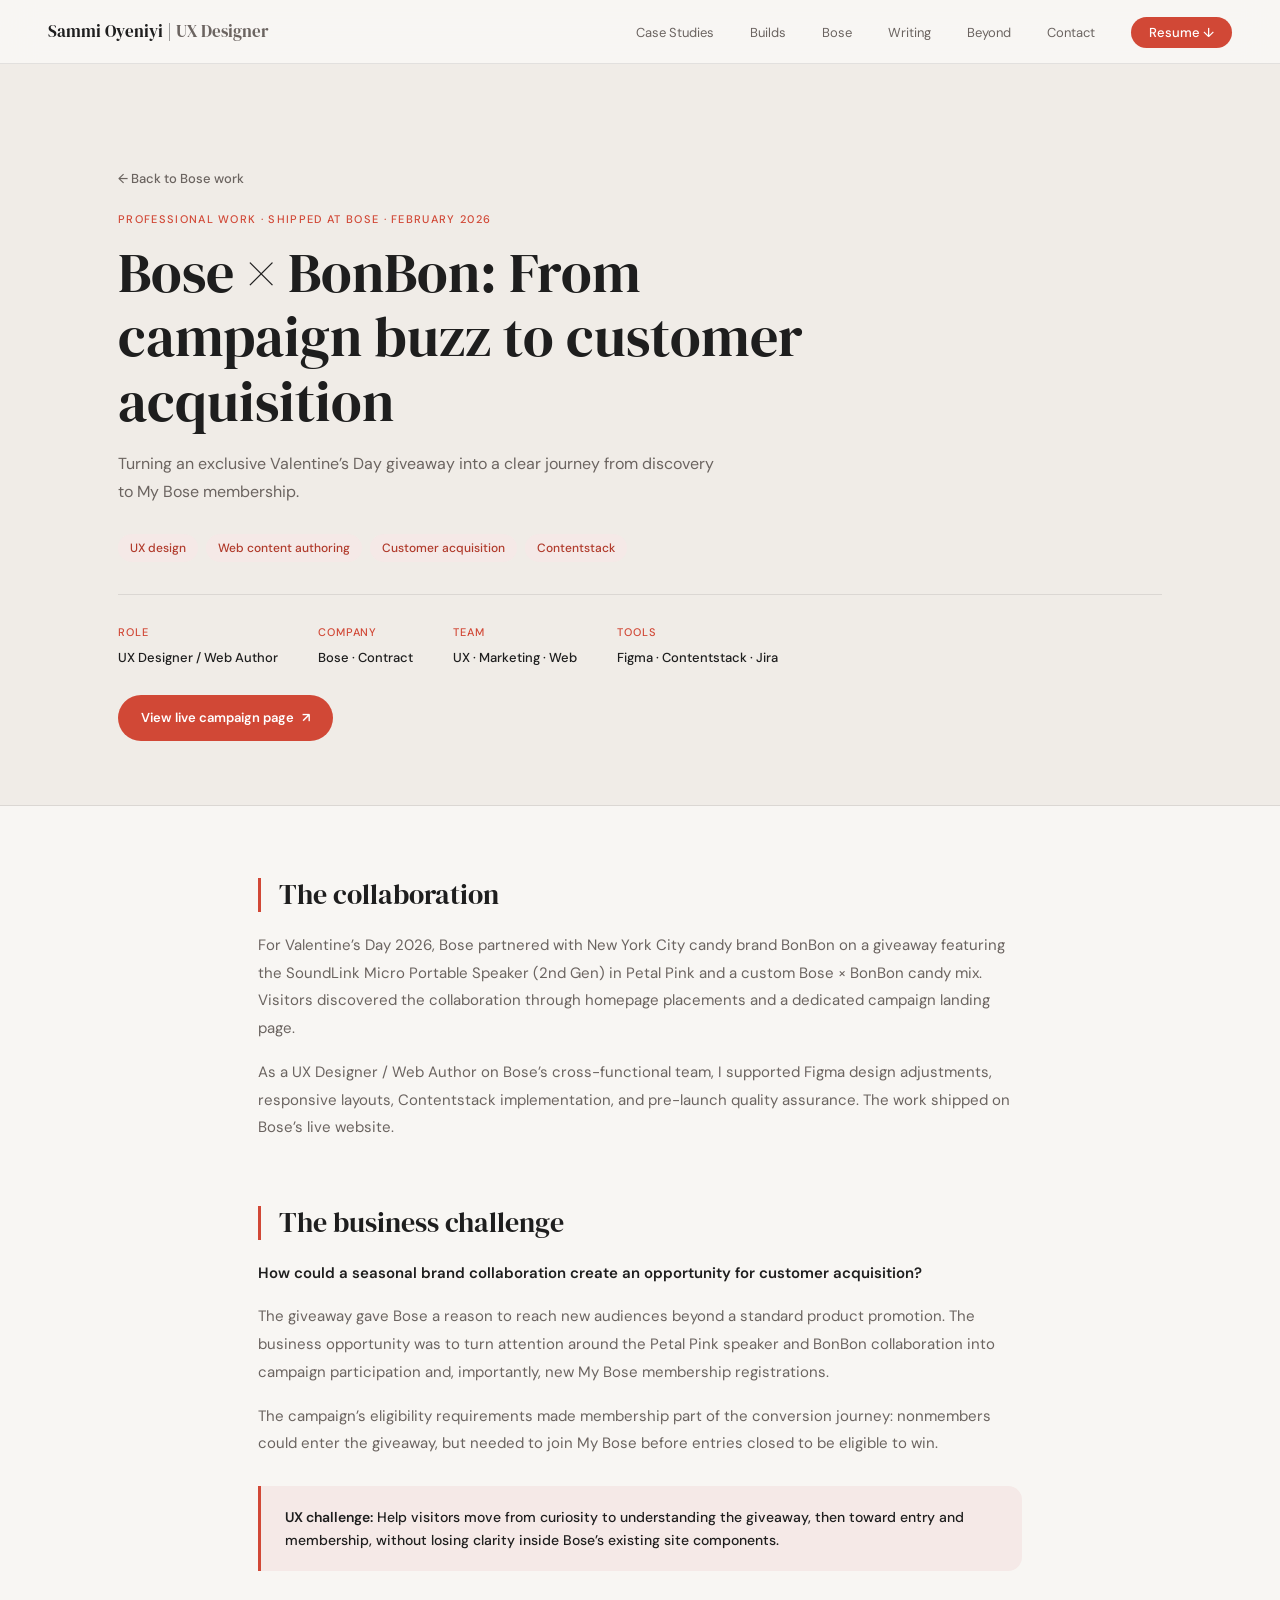
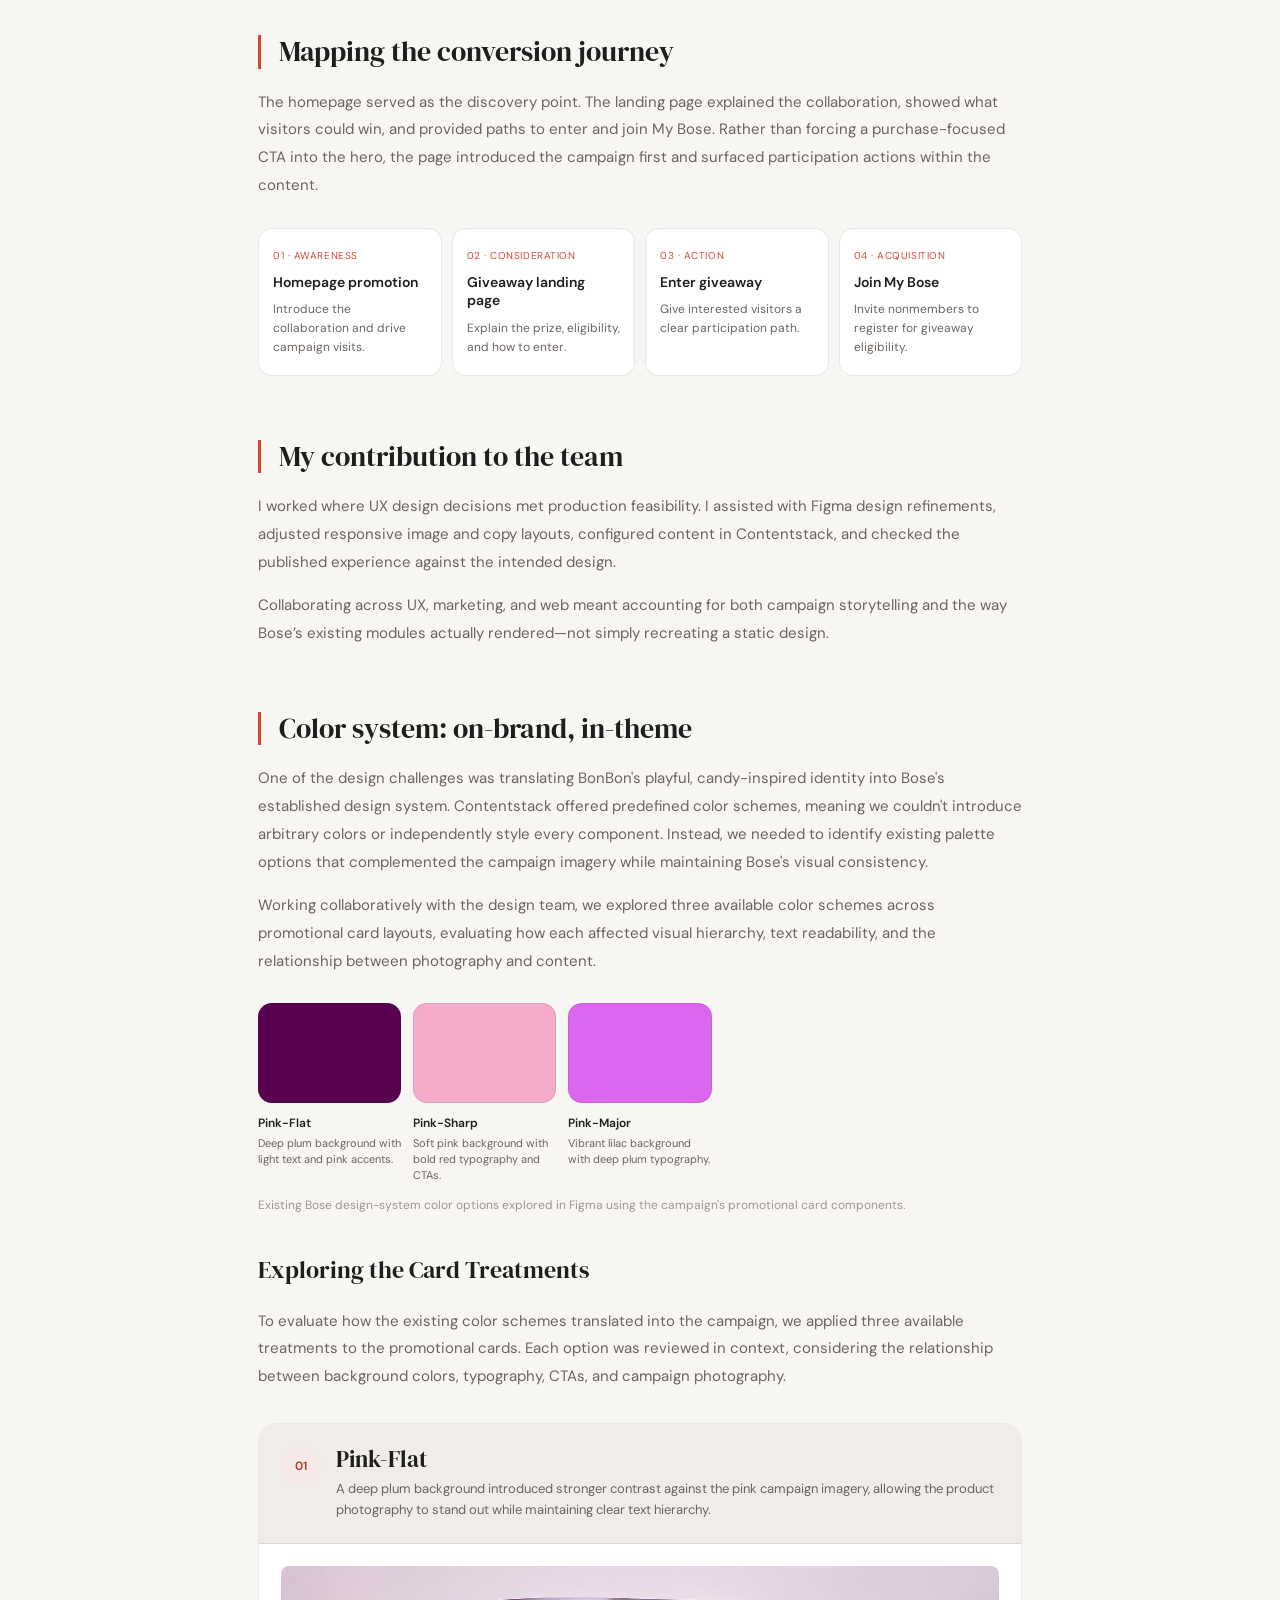
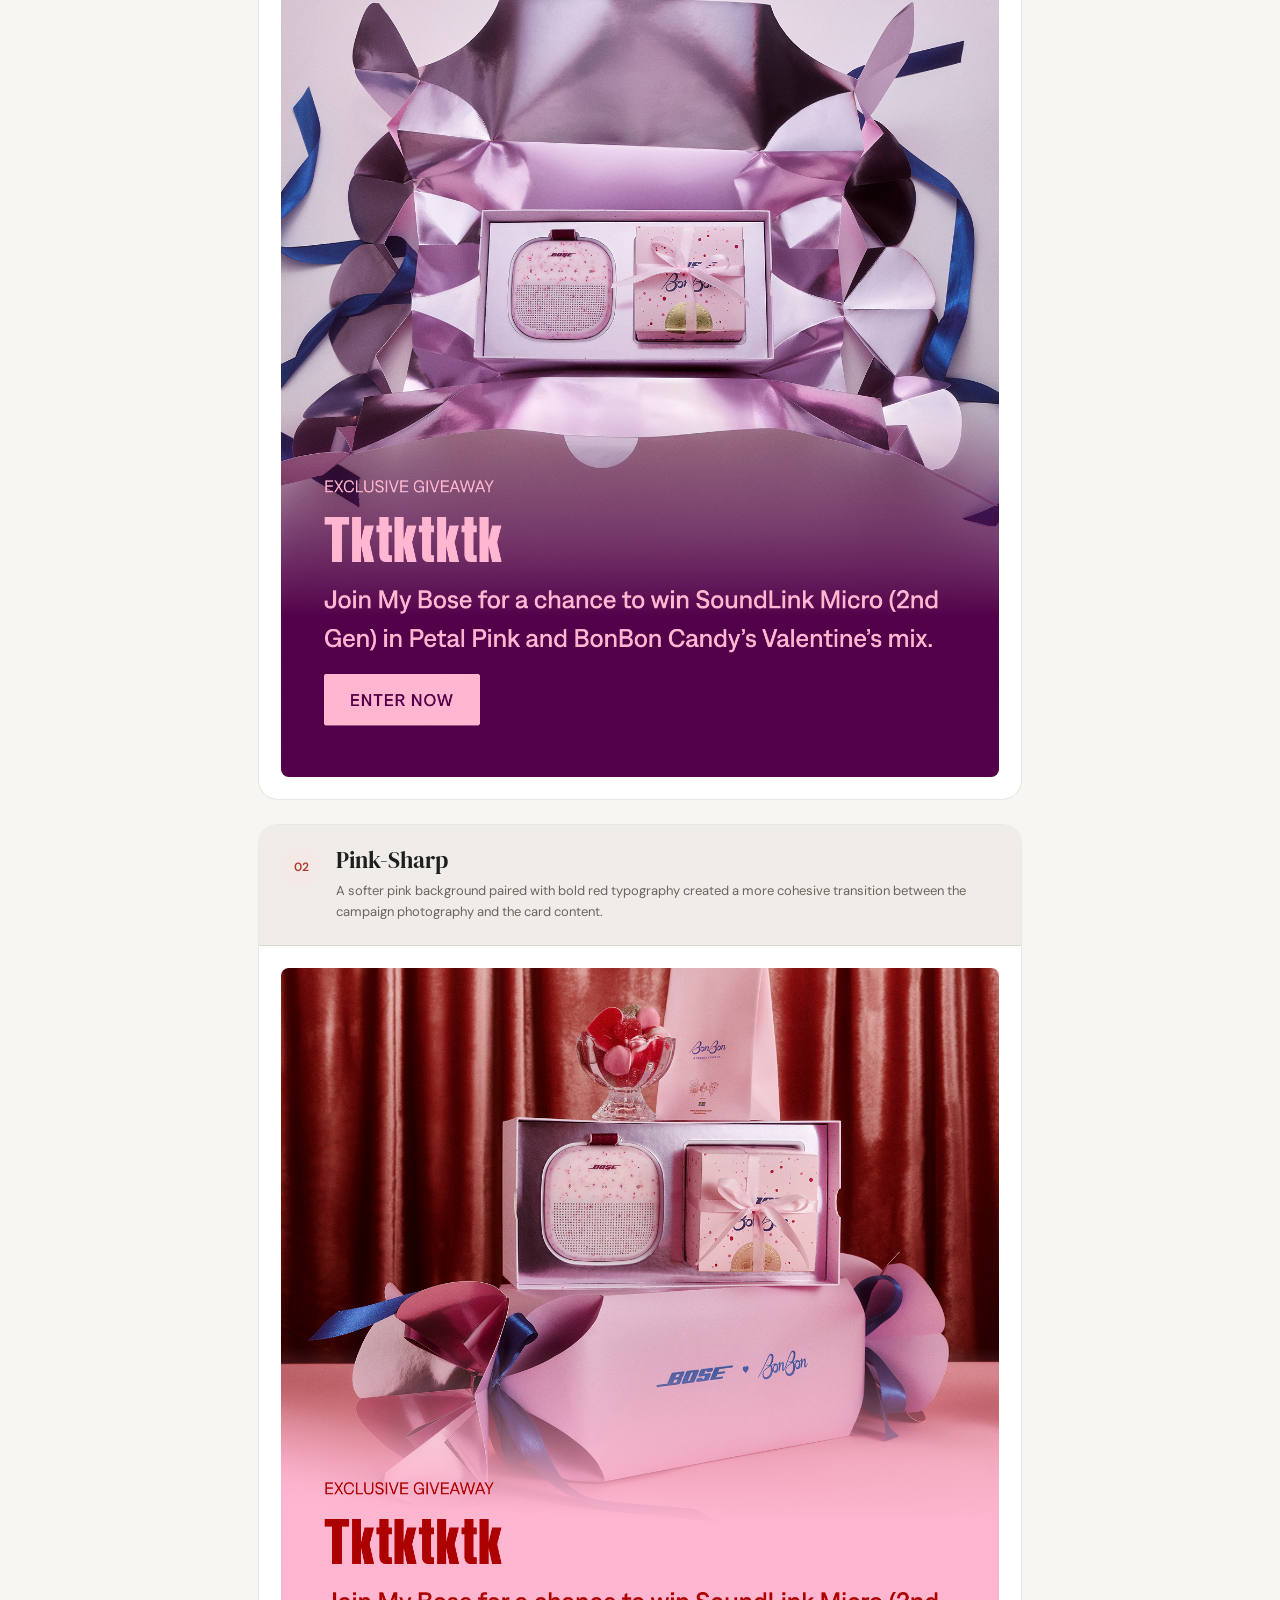
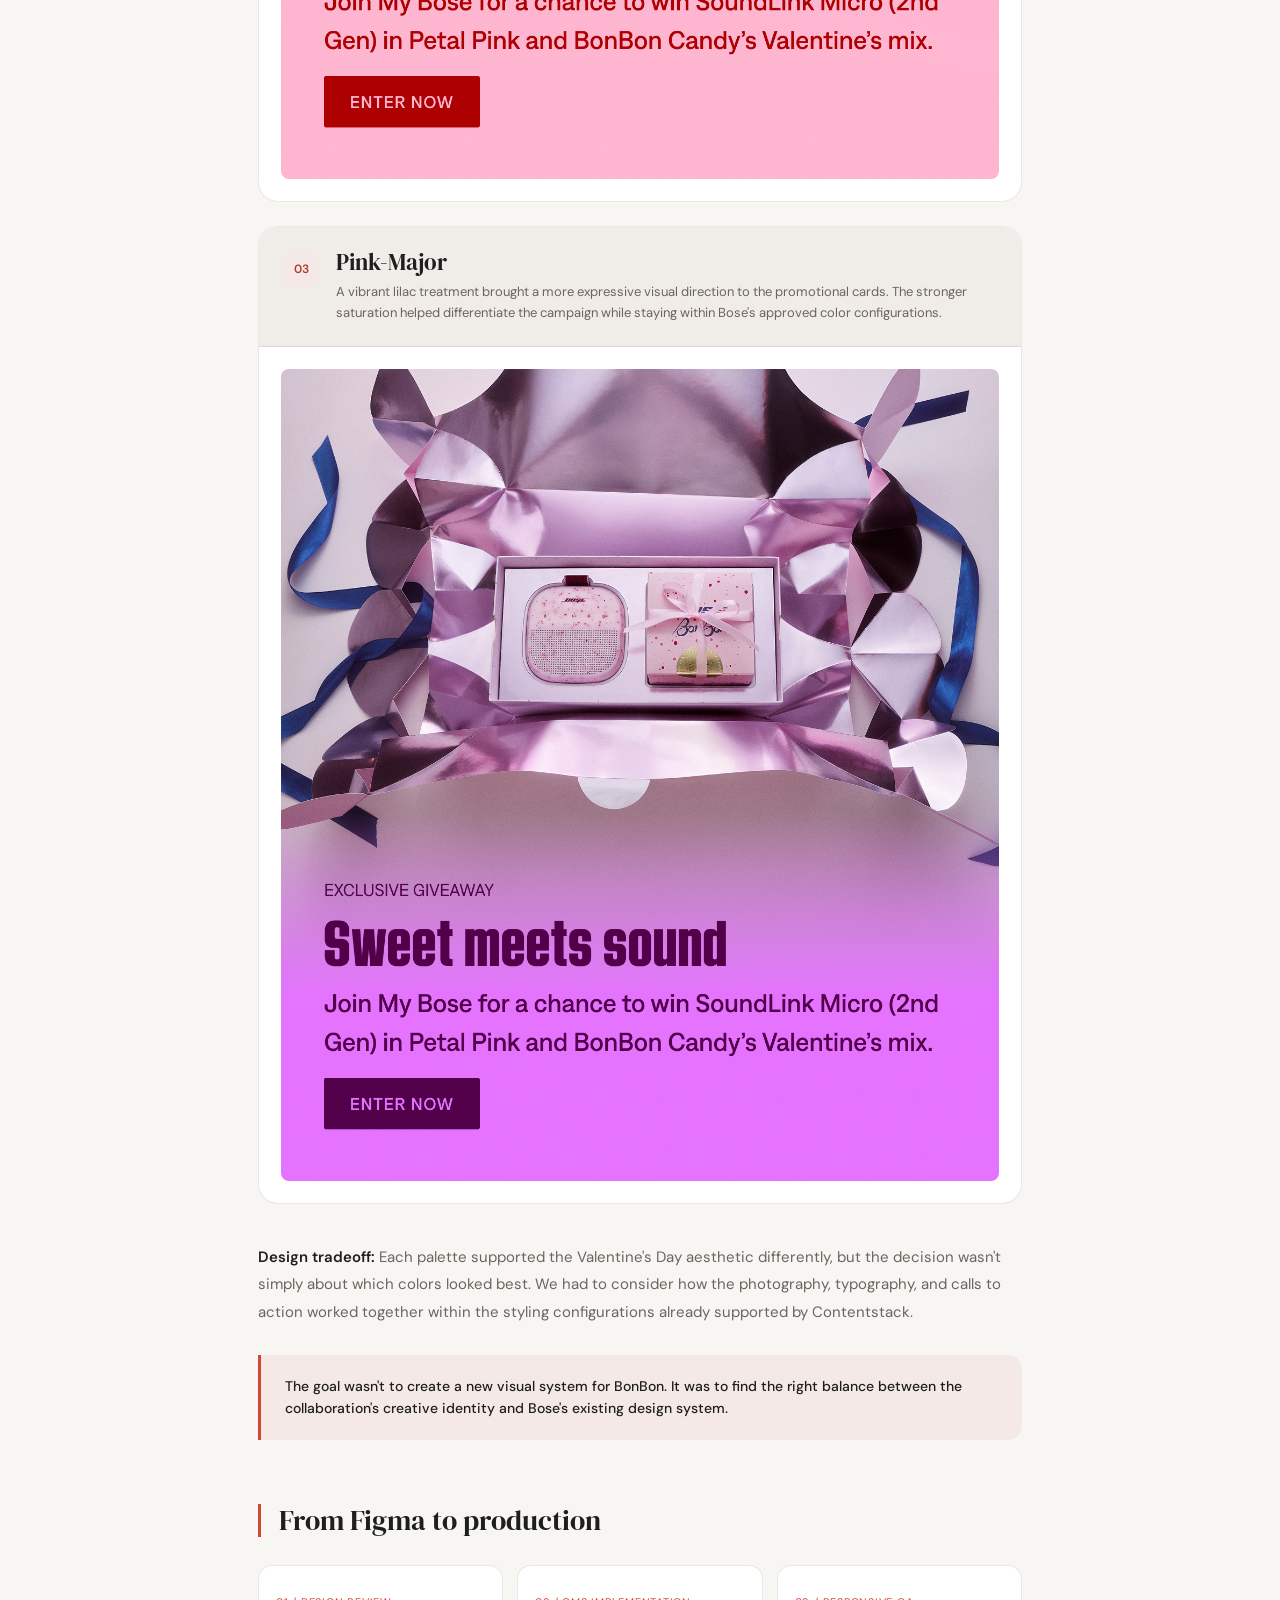
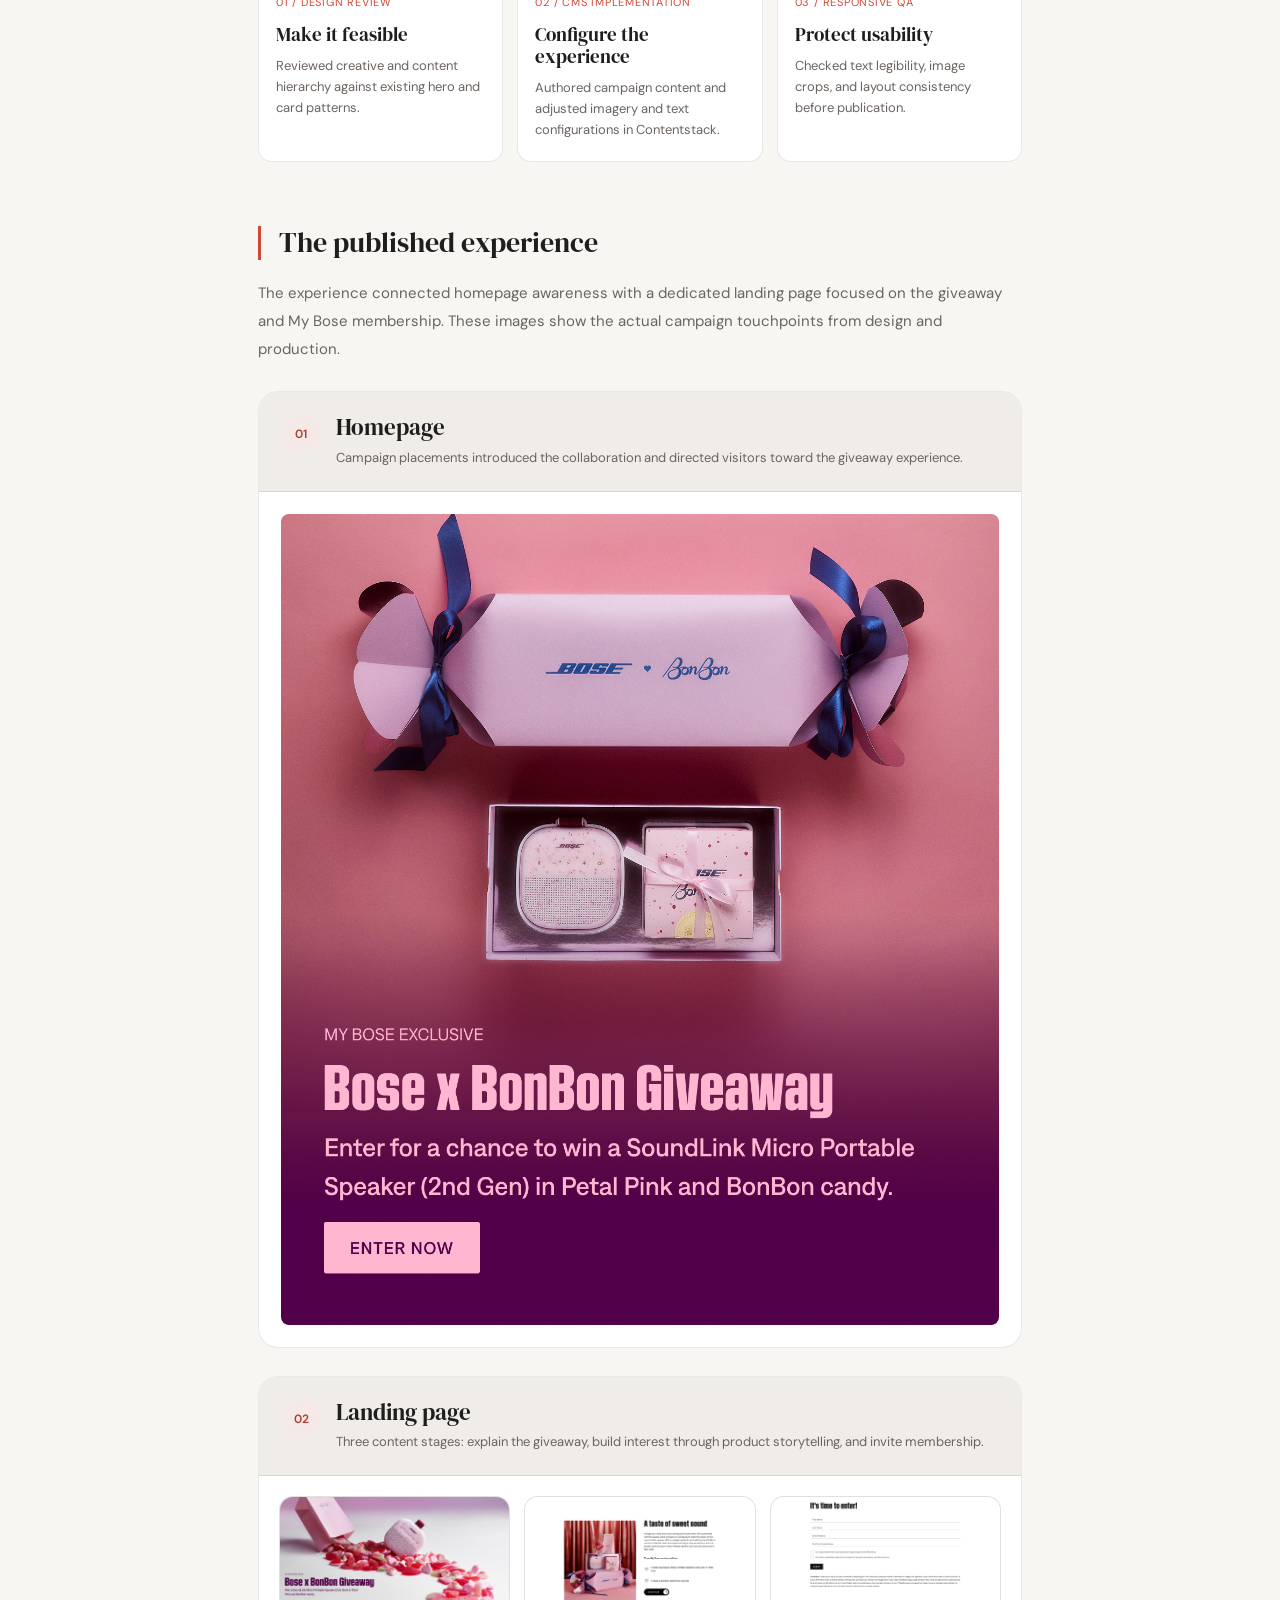
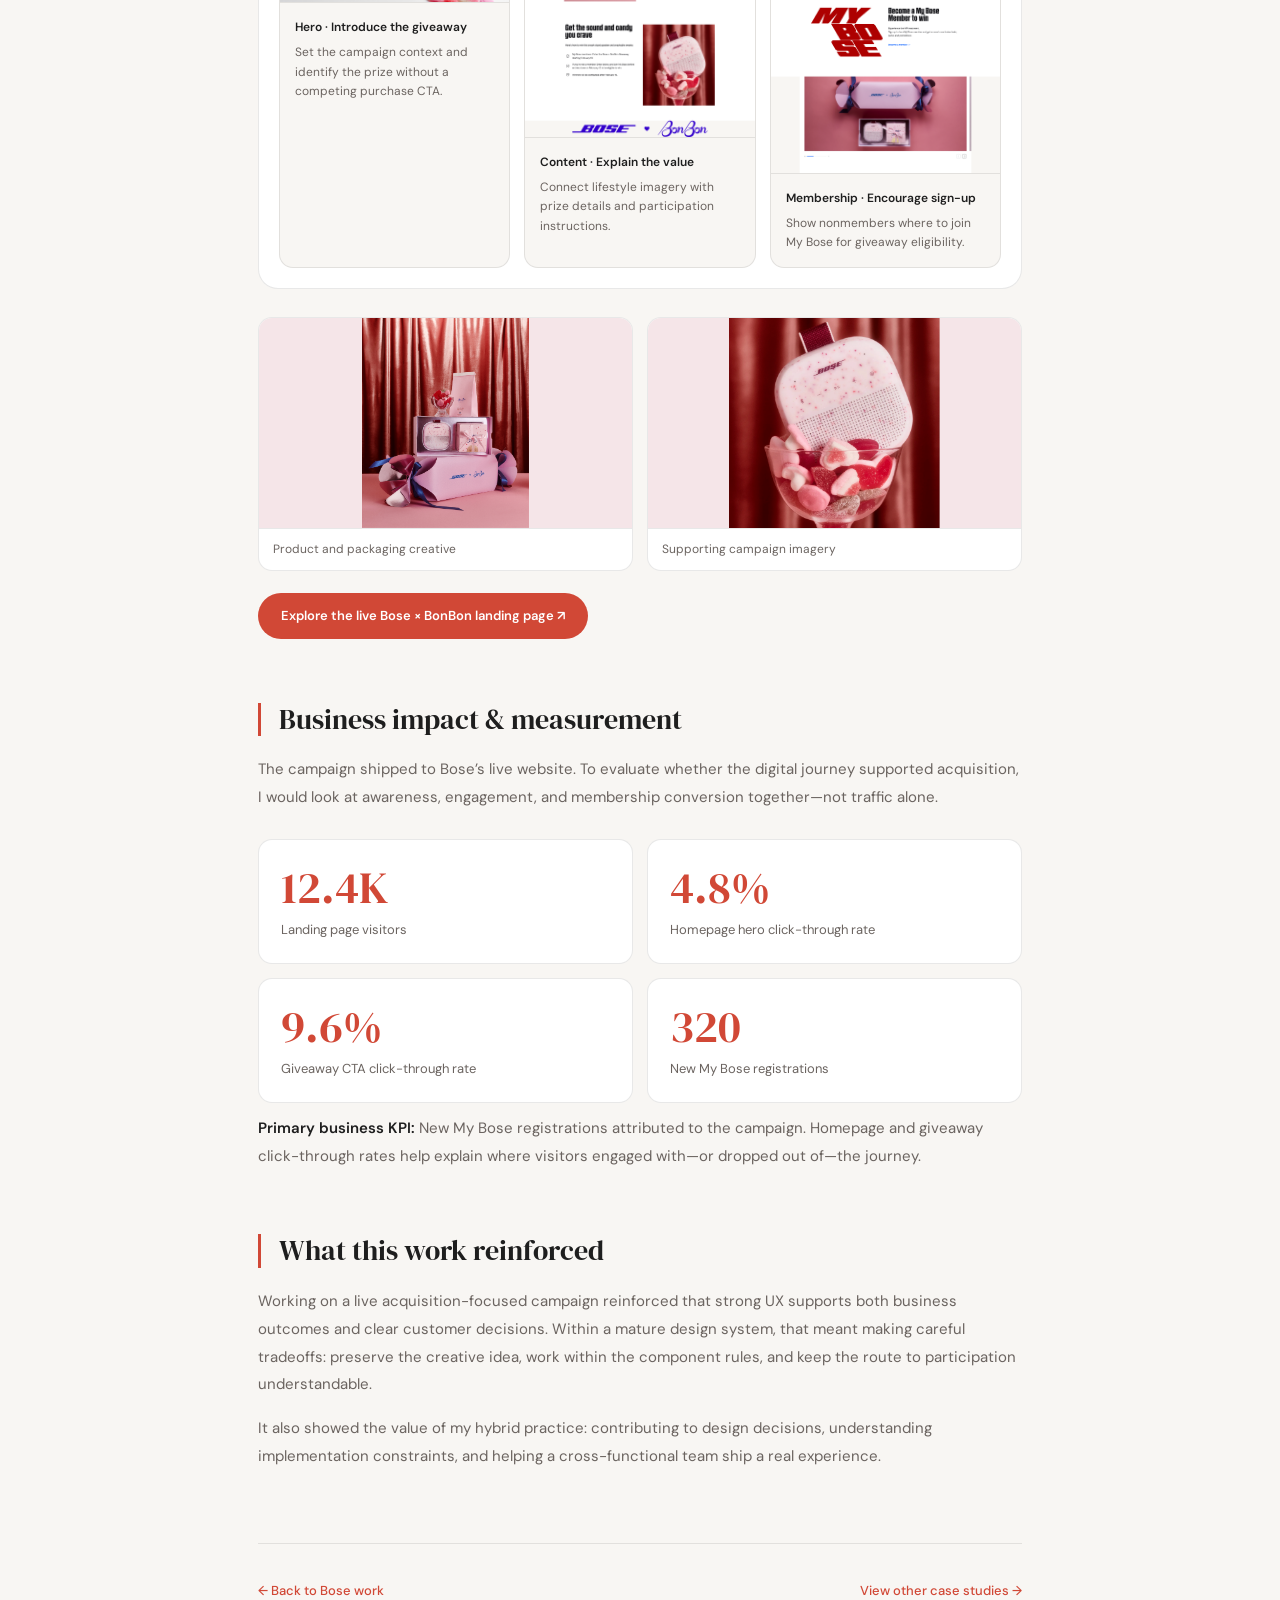
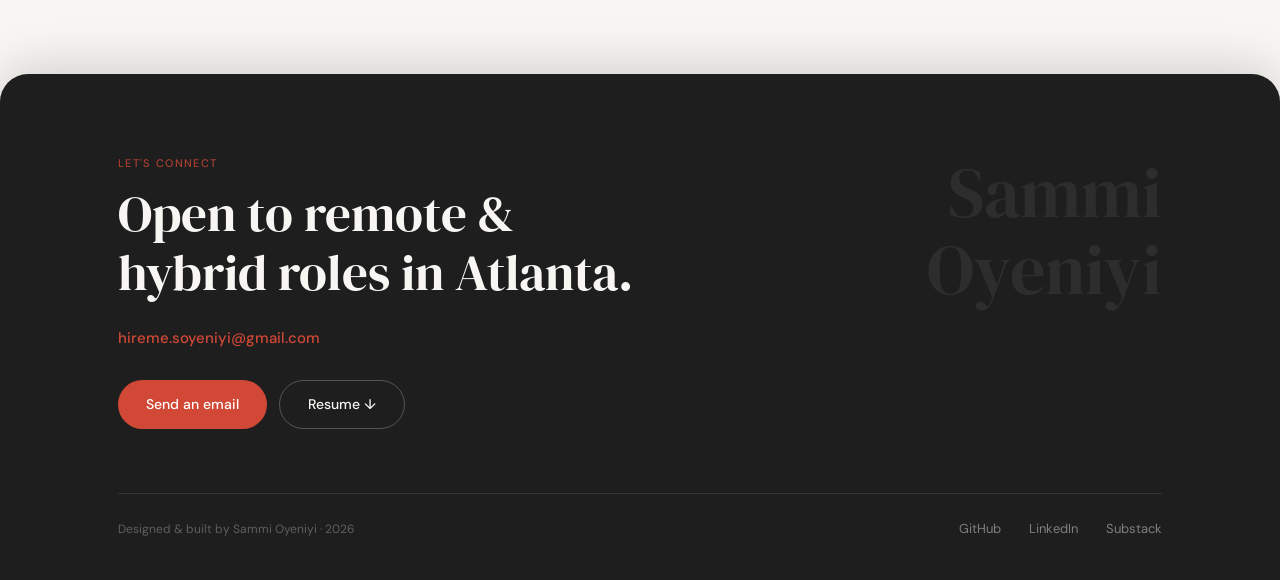
<file: bose/case-study-bonbon.html>
<!doctype html>
<html lang="en">
  <head>
    <meta charset="UTF-8" />
    <meta name="viewport" content="width=device-width, initial-scale=1" />
    <title>
      Bose × BonBon — Customer Acquisition Case Study | Sammi Oyeniyi
    </title>
    <meta
      name="description"
      content="UX design, Contentstack delivery, and My Bose customer acquisition for the Bose × BonBon giveaway."
    />
    <link rel="icon" href="../assets/resume-favicon.png" />
    <link rel="preconnect" href="https://fonts.googleapis.com" />
    <link rel="preconnect" href="https://fonts.gstatic.com" crossorigin />
    <link
      href="https://fonts.googleapis.com/css2?family=DM+Serif+Display:ital@0;1&family=DM+Sans:opsz,wght@9..40,300;9..40,400;9..40,500&display=swap"
      rel="stylesheet"
    />
    <link rel="stylesheet" href="../styles.css" />
    <link rel="stylesheet" href="bonbon-case-study.css" />
  </head>
  <body class="cs-page bonbon-page">
    <header class="nav">
      <a href="../index.html" class="nav-logo"
        >Sammi Oyeniyi | <span>UX Designer</span></a
      >

      <ul class="nav-links">
        <li><a href="../index.html#work">Case Studies</a></li>

        <li><a href="../index.html#builds">Builds</a></li>

        <li><a href="../index.html#bose">Bose</a></li>

        <li><a href="../index.html#thinking">Writing</a></li>

        <li><a href="../index.html#beyond">Beyond</a></li>

        <li><a href="../index.html#contact">Contact</a></li>

        <li>
          <a
            href="../assets/s-oyeniyi-ux-designer.pdf"
            class="nav-resume"
            download
            >Resume ↓</a
          >
        </li>
      </ul>

      <!-- Mobile controls -->

      <div class="nav-mobile-controls">
        <a
          href="../assets/s-oyeniyi-ux-designer.pdf"
          class="nav-resume nav-resume--mobile"
          download
          >Resume ↓</a
        >

        <button
          class="hamburger"
          id="hamburger"
          aria-label="Open menu"
          aria-expanded="false"
        >
          <span></span>

          <span></span>

          <span></span>
        </button>
      </div>
    </header>

    <!-- Mobile menu overlay -->

    <div class="mobile-menu" id="mobileMenu" aria-hidden="true">
      <nav class="mobile-menu-inner">
        <a href="../index.html#work" class="mobile-link" onclick="closeMenu()"
          >Work</a
        >

        <a href="../index.html#builds" class="mobile-link" onclick="closeMenu()"
          >Builds</a
        >

        <a href="../index.html#bose" class="mobile-link" onclick="closeMenu()"
          >Bose</a
        >

        <a
          href="../index.html#thinking"
          class="mobile-link"
          onclick="closeMenu()"
          >Writing</a
        >

        <a href="../index.html#beyond" class="mobile-link" onclick="closeMenu()"
          >Beyond</a
        >

        <a
          href="../index.html#contact"
          class="mobile-link"
          onclick="closeMenu()"
          >Contact</a
        >

        <a
          href="../assets/s-oyeniyi-ux-designer.pdf"
          class="mobile-link mobile-link--resume"
          download
          >Resume ↓</a
        >
      </nav>
    </div>

    <section class="cs-hero-section bonbon-heading">
      <div class="panel-inner">
        <a href="bose.html" class="cs-back"
          >← Back to Bose work</a
        >
        <p class="eyebrow">
          Professional work · Shipped at Bose · February 2026
        </p>
        <h1>Bose × BonBon: From campaign buzz to customer acquisition</h1>
        <p class="cs-hero-sub">
          Turning an exclusive Valentine’s Day giveaway into a clear journey
          from discovery to My Bose membership.
        </p>
        <div class="tags">
          <span class="tag">UX design</span
          ><span class="tag">Web content authoring</span
          ><span class="tag">Customer acquisition</span
          ><span class="tag">Contentstack</span>
        </div>
        <div class="cs-meta">
          <div class="cs-meta-item">
            <span class="cs-meta-label">Role</span
            ><span class="cs-meta-value">UX Designer / Web Author</span>
          </div>
          <div class="cs-meta-item">
            <span class="cs-meta-label">Company</span
            ><span class="cs-meta-value">Bose · Contract</span>
          </div>
          <div class="cs-meta-item">
            <span class="cs-meta-label">Team</span
            ><span class="cs-meta-value">UX · Marketing · Web</span>
          </div>
          <div class="cs-meta-item">
            <span class="cs-meta-label">Tools</span
            ><span class="cs-meta-value">Figma · Contentstack · Jira</span>
          </div>
        </div>
        <a
          class="bonbon-live-link"
          href="https://www.bose.com/bose-bonbon-giveaway"
          target="_blank"
          rel="noopener noreferrer"
          >View live campaign page <span aria-hidden="true">↗</span></a
        >
      </div>
    </section>
    <main class="cs-body bonbon-body" id="main-content">
      <section class="cs-section" aria-labelledby="overview">
        <h2 id="overview">The collaboration</h2>
        <p>
          For Valentine’s Day 2026, Bose partnered with New York City candy
          brand BonBon on a giveaway featuring the SoundLink Micro Portable
          Speaker (2nd Gen) in Petal Pink and a custom Bose × BonBon candy mix.
          Visitors discovered the collaboration through homepage placements and
          a dedicated campaign landing page.
        </p>
        <p>
          As a UX Designer / Web Author on Bose’s cross-functional team,
          I supported Figma design adjustments, responsive layouts, Contentstack
          implementation, and pre-launch quality assurance. The work shipped on
          Bose’s live website.
        </p>
      </section>
      <section class="cs-section" aria-labelledby="challenge">
        <h2 id="challenge">The business challenge</h2>
        <p>
          <strong
            >How could a seasonal brand collaboration create an opportunity for
            customer acquisition?</strong
          >
        </p>
        <p>
          The giveaway gave Bose a reason to reach new audiences beyond a
          standard product promotion. The business opportunity was to turn
          attention around the Petal Pink speaker and BonBon collaboration into
          campaign participation and, importantly, new My Bose membership
          registrations.
        </p>
        <p>
          The campaign’s eligibility requirements made membership part of the
          conversion journey: nonmembers could enter the giveaway, but needed to
          join My Bose before entries closed to be eligible to win.
        </p>
        <div class="cs-callout">
          <p>
            <strong>UX challenge:</strong> Help visitors move from curiosity to
            understanding the giveaway, then toward entry and membership,
            without losing clarity inside Bose’s existing site components.
          </p>
        </div>
      </section>
      <section class="cs-section" aria-labelledby="journey">
        <h2 id="journey">Mapping the conversion journey</h2>
        <p>
          The homepage served as the discovery point. The landing page explained
          the collaboration, showed what visitors could win, and provided paths
          to enter and join My Bose. Rather than forcing a purchase-focused CTA
          into the hero, the page introduced the campaign first and surfaced
          participation actions within the content.
        </p>
        <div class="bonbon-journey" aria-label="Campaign journey">
          <div>
            <span>01 · Awareness</span><strong>Homepage promotion</strong>
            <p>Introduce the collaboration and drive campaign visits.</p>
          </div>
          <div>
            <span>02 · Consideration</span
            ><strong>Giveaway landing page</strong>
            <p>Explain the prize, eligibility, and how to enter.</p>
          </div>
          <div>
            <span>03 · Action</span><strong>Enter giveaway</strong>
            <p>Give interested visitors a clear participation path.</p>
          </div>
          <div>
            <span>04 · Acquisition</span><strong>Join My Bose</strong>
            <p>Invite nonmembers to register for giveaway eligibility.</p>
          </div>
        </div>
      </section>
      <section class="cs-section" aria-labelledby="role">
        <h2 id="role">My contribution to the team</h2>
        <p>
          I worked where UX design decisions met production feasibility. I
          assisted with Figma design refinements, adjusted responsive image and
          copy layouts, configured content in Contentstack, and checked the
          published experience against the intended design.
        </p>
        <p>
          Collaborating across UX, marketing, and web meant accounting for both
          campaign storytelling and the way Bose’s existing modules actually
          rendered—not simply recreating a static design.
        </p>
      </section>
      
<!-- COLOR SYSTEM & CARD TREATMENTS -->

<section class="cs-section" aria-labelledby="color">

  <h2 id="color">Color system: on-brand, in-theme</h2>

  <p>
    One of the design challenges was translating BonBon's playful,
    candy-inspired identity into Bose's established design system.
    Contentstack offered predefined color schemes, meaning we couldn't
    introduce arbitrary colors or independently style every component.
    Instead, we needed to identify existing palette options that
    complemented the campaign imagery while maintaining Bose's
    visual consistency.
  </p>

  <p>
    Working collaboratively with the design team, we explored three
    available color schemes across promotional card layouts,
    evaluating how each affected visual hierarchy, text readability,
    and the relationship between photography and content.
  </p>

  <!-- EXISTING COLOR SCHEMES -->

  <div class="bonbon-swatches"
       aria-label="Existing Bose color schemes evaluated for the campaign">

    <div>
      <i style="--swatch: #59004f"></i>
      <strong>Pink-Flat</strong>
      <span>Deep plum background with light text and pink accents.</span>
    </div>

    <div>
      <i style="--swatch: #f4acca"></i>
      <strong>Pink-Sharp</strong>
      <span>Soft pink background with bold red typography and CTAs.</span>
    </div>

    <div>
      <i style="--swatch: #db67ee"></i>
      <strong>Pink-Major</strong>
      <span>Vibrant lilac background with deep plum typography.</span>
    </div>

  </div>

  <p class="bonbon-aside">
    Existing Bose design-system color options explored in Figma
    using the campaign's promotional card components.
  </p>


  <!-- CARD TREATMENT EXPLORATIONS -->

  <div class="bonbon-color-explorations">

    <h3>Exploring the Card Treatments</h3>

    <p>
      To evaluate how the existing color schemes translated into the
      campaign, we applied three available treatments to the promotional
      cards. Each option was reviewed in context, considering the
      relationship between background colors, typography, CTAs,
      and campaign photography.
    </p>


    <!-- 01 PINK FLAT -->

    <div class="bonbon-imagery-block">

      <div class="bonbon-imagery-head">
        <span class="bonbon-imagery-label">01</span>

        <div>
          <h3>Pink-Flat</h3>
          <p>
            A deep plum background introduced stronger contrast against
            the pink campaign imagery, allowing the product photography
            to stand out while maintaining clear text hierarchy.
          </p>
        </div>
      </div>

      <div class="bonbon-imagery-frame">
        <img
          src="../assets/bose/bonbon-pink-flat.png"
          alt="Pink-Flat treatment shown across Bose BonBon promotional card layouts"
          loading="lazy"
        />
      </div>

    </div>


    <!-- 02 PINK SHARP -->

    <div class="bonbon-imagery-block">

      <div class="bonbon-imagery-head">
        <span class="bonbon-imagery-label">02</span>

        <div>
          <h3>Pink-Sharp</h3>
          <p>
            A softer pink background paired with bold red typography
            created a more cohesive transition between the campaign
            photography and the card content.
          </p>
        </div>
      </div>

      <div class="bonbon-imagery-frame">
        <img
          src="../assets/bose/bonbon-pink-sharp.png"
          alt="Pink-Sharp treatment shown across Bose BonBon promotional card layouts"
          loading="lazy"
        />
      </div>

    </div>


    <!-- 03 PINK MAJOR -->

    <div class="bonbon-imagery-block">

      <div class="bonbon-imagery-head">
        <span class="bonbon-imagery-label">03</span>

        <div>
          <h3>Pink-Major</h3>
          <p>
            A vibrant lilac treatment brought a more expressive visual
            direction to the promotional cards. The stronger saturation
            helped differentiate the campaign while staying within
            Bose's approved color configurations.
          </p>
        </div>
      </div>

      <div class="bonbon-imagery-frame">
        <img
          src="../assets/bose/bonbon-pink-major.png"
          alt="Pink-Major treatment shown across Bose BonBon promotional card layouts"
          loading="lazy"
        />
      </div>

    </div>

  </div>


  <!-- DESIGN TRADEOFF -->

  <p>
    <strong>Design tradeoff:</strong> Each palette supported the
    Valentine's Day aesthetic differently, but the decision wasn't
    simply about which colors looked best. We had to consider how
    the photography, typography, and calls to action worked together
    within the styling configurations already supported by Contentstack.
  </p>


  <!-- KEY TAKEAWAY -->

  <div class="cs-callout">
    <p>
      The goal wasn't to create a new visual system for BonBon.
      It was to find the right balance between the collaboration's
      creative identity and Bose's existing design system.
    </p>
  </div>

</section>

     
      <section class="cs-section" aria-labelledby="execution">
        <h2 id="execution">From Figma to production</h2>
        <div class="bonbon-process">
          <div>
            <span>01 / Design review</span>
            <h3>Make it feasible</h3>
            <p>
              Reviewed creative and content hierarchy against existing hero and
              card patterns.
            </p>
          </div>
          <div>
            <span>02 / CMS implementation</span>
            <h3>Configure the experience</h3>
            <p>
              Authored campaign content and adjusted imagery and text
              configurations in Contentstack.
            </p>
          </div>
          <div>
            <span>03 / Responsive QA</span>
            <h3>Protect usability</h3>
            <p>
              Checked text legibility, image crops, and layout consistency
              before publication.
            </p>
          </div>
        </div>
      </section>
      <section class="cs-section" aria-labelledby="screens">
        <h2 id="screens">The published experience</h2>
        <p>
          The experience connected homepage awareness with a dedicated landing
          page focused on the giveaway and My Bose membership. These images show
          the actual campaign touchpoints from design and production.
        </p>
        <div class="bonbon-imagery-stack">
          <article class="bonbon-imagery-block">
            <div class="bonbon-imagery-head">
              <span class="bonbon-imagery-label">01</span>
              <div>
                <h3>Homepage</h3>
                <p>
                  Campaign placements introduced the collaboration and directed
                  visitors toward the giveaway experience.
                </p>
              </div>
            </div>
            <figure class="bonbon-imagery-frame">
              <img
                src="../assets/bose/bonbon-homepage.png"
                alt="Bose homepage promotional placements for BonBon"
                loading="lazy"
              />
            </figure>
          </article>
          <article class="bonbon-imagery-block">
            <div class="bonbon-imagery-head">
              <span class="bonbon-imagery-label">02</span>
              <div>
                <h3>Landing page</h3>
                <p>
                  Three content stages: explain the giveaway, build interest
                  through product storytelling, and invite membership.
                </p>
              </div>
            </div>
            <div class="bonbon-landing-grid">
              <figure class="bonbon-landing-card">
                <img
                  src="../assets/bose/bonbon-landing-hero.png"
                  alt="BonBon landing page hero"
                  loading="lazy"
                />
                <figcaption>
                  <strong>Hero · Introduce the giveaway</strong>
                  <p>
                    Set the campaign context and identify the prize without a
                    competing purchase CTA.
                  </p>
                </figcaption>
              </figure>
              <figure class="bonbon-landing-card">
                <img
                  src="../assets/bose/bonbon-landing-content.png"
                  alt="BonBon product and giveaway content section"
                  loading="lazy"
                />
                <figcaption>
                  <strong>Content · Explain the value</strong>
                  <p>
                    Connect lifestyle imagery with prize details and
                    participation instructions.
                  </p>
                </figcaption>
              </figure>
              <figure class="bonbon-landing-card">
                <img
                  src="../assets/bose/bonbon-landing-signup.png"
                  alt="My Bose sign-up section for BonBon giveaway"
                  loading="lazy"
                />
                <figcaption>
                  <strong>Membership · Encourage sign-up</strong>
                  <p>
                    Show nonmembers where to join My Bose for giveaway
                    eligibility.
                  </p>
                </figcaption>
              </figure>
            </div>
          </article>
        </div>
        <div class="bonbon-creative-gallery">
          <figure>
            <img
              src="../assets/bose/bose-bonbon-two.png"
              alt="Bose and BonBon gift-set creative"
              loading="lazy"
            />
            <figcaption>Product and packaging creative</figcaption>
          </figure>
          <figure>
            <img
              src="../assets/bose/bose-bonbon-three.png"
              alt="BonBon campaign supporting product imagery"
              loading="lazy"
            />
            <figcaption>Supporting campaign imagery</figcaption>
          </figure>
        </div>
        <a
          class="bonbon-inline-link"
          href="https://www.bose.com/bose-bonbon-giveaway"
          target="_blank"
          rel="noopener noreferrer"
          >Explore the live Bose × BonBon landing page ↗</a
        >
      </section>
      <section class="cs-section" aria-labelledby="results">
        <h2 id="results">Business impact &amp; measurement</h2>
        <p>
          The campaign shipped to Bose’s live website. To evaluate whether the
          digital journey supported acquisition, I would look at awareness,
          engagement, and membership conversion together—not traffic alone.
        </p>
        <div
          class="bonbon-metrics"
          aria-label="Illustrative measurement benchmarks"
        >
          <div class="bonbon-metric">
            <strong>12.4K</strong><span>Landing page visitors</span>
          </div>
          <div class="bonbon-metric">
            <strong>4.8%</strong><span>Homepage hero click-through rate</span>
          </div>
          <div class="bonbon-metric">
            <strong>9.6%</strong><span>Giveaway CTA click-through rate</span>
          </div>
          <div class="bonbon-metric">
            <strong>320</strong><span>New My Bose registrations</span>
          </div>
        </div>
        <p>
          <strong>Primary business KPI:</strong> New My Bose registrations
          attributed to the campaign. Homepage and giveaway click-through rates
          help explain where visitors engaged with—or dropped out of—the
          journey.
        </p>
      </section>
      <section class="cs-section" aria-labelledby="reflection">
        <h2 id="reflection">What this work reinforced</h2>
        <p>
          Working on a live acquisition-focused campaign reinforced that strong
          UX supports both business outcomes and clear customer decisions.
          Within a mature design system, that meant making careful tradeoffs:
          preserve the creative idea, work within the component rules, and keep
          the route to participation understandable.
        </p>
        <p>
          It also showed the value of my hybrid practice: contributing to design
          decisions, understanding implementation constraints, and helping a
          cross-functional team ship a real experience.
        </p>
      </section>
      <div class="cs-nav">
        <a class="cs-nav-link" href="../bose.html"
          >← Back to Bose work</a
        ><a class="cs-nav-link" href="../index.html#work"
          >View other case studies →</a
        >
      </div>
    </main>
    <!-- FOOTER -->

    <footer class="panel panel-footer" id="contact">
      <div class="panel-inner footer-inner">
        <div class="footer-top">
          <div class="footer-left">
            <p class="eyebrow">Let's connect</p>

            <h2 class="footer-heading">
              Open to remote &<br />hybrid roles in Atlanta.
            </h2>

            <a href="mailto:hireme.soyeniyi@gmail.com" class="footer-email"
              >hireme.soyeniyi@gmail.com</a
            >

            <div class="footer-actions">
              <a href="mailto:hireme.soyeniyi@gmail.com" class="btn-primary"
                >Send an email</a
              >

              <a
                href="../assets/s-oyeniyi-ux-designer.pdf"
                class="btn-outline"
                download
                >Resume ↓</a
              >
            </div>
          </div>

          <div class="footer-wordmark">Sammi<br />Oyeniyi</div>
        </div>

        <div class="footer-bottom">
          <p>Designed & built by Sammi Oyeniyi · 2026</p>

          <div class="footer-links">
            <a
              href="https\://github.com/SOyeniyi801"
              target="_blank"
              rel="noopener"
              >GitHub</a
            >

            <a
              href="https\://www.linkedin.com/in/samantha-o-6384705a/"
              target="_blank"
              rel="noopener"
              >LinkedIn</a
            >

            <a
              href="https\://sammithedev.substack.com"
              target="_blank"
              rel="noopener"
              >Substack</a
            >
          </div>
        </div>
      </div>
    </footer>

    <script>
      const hamburger = document.getElementById("hamburger");
      const mobileMenu = document.getElementById("mobileMenu");
      const navEl = document.querySelector(".nav");
      function openMenu() {
        mobileMenu.classList.add("is-open");
        hamburger.classList.add("is-active");
        hamburger.setAttribute("aria-expanded", "true");
        mobileMenu.setAttribute("aria-hidden", "false");
        document.body.style.overflow = "hidden";
        navEl.classList.remove("nav--hidden");
      }
      function closeMenu() {
        mobileMenu.classList.remove("is-open");
        hamburger.classList.remove("is-active");
        hamburger.setAttribute("aria-expanded", "false");
        mobileMenu.setAttribute("aria-hidden", "true");
        document.body.style.overflow = "";
      }
      hamburger.addEventListener("click", () =>
        mobileMenu.classList.contains("is-open") ? closeMenu() : openMenu(),
      );
      mobileMenu.addEventListener("click", (e) => {
        if (e.target === mobileMenu) closeMenu();
      });
      let lastScrollY = window.scrollY;
      window.addEventListener(
        "scroll",
        () => {
          const y = window.scrollY;
          if (y < 80 || mobileMenu.classList.contains("is-open"))
            navEl.classList.remove("nav--hidden");
          else if (y > lastScrollY) navEl.classList.add("nav--hidden");
          else navEl.classList.remove("nav--hidden");
          lastScrollY = y;
        },
        { passive: true },
      );
    </script>
  </body>
</html>
</file>
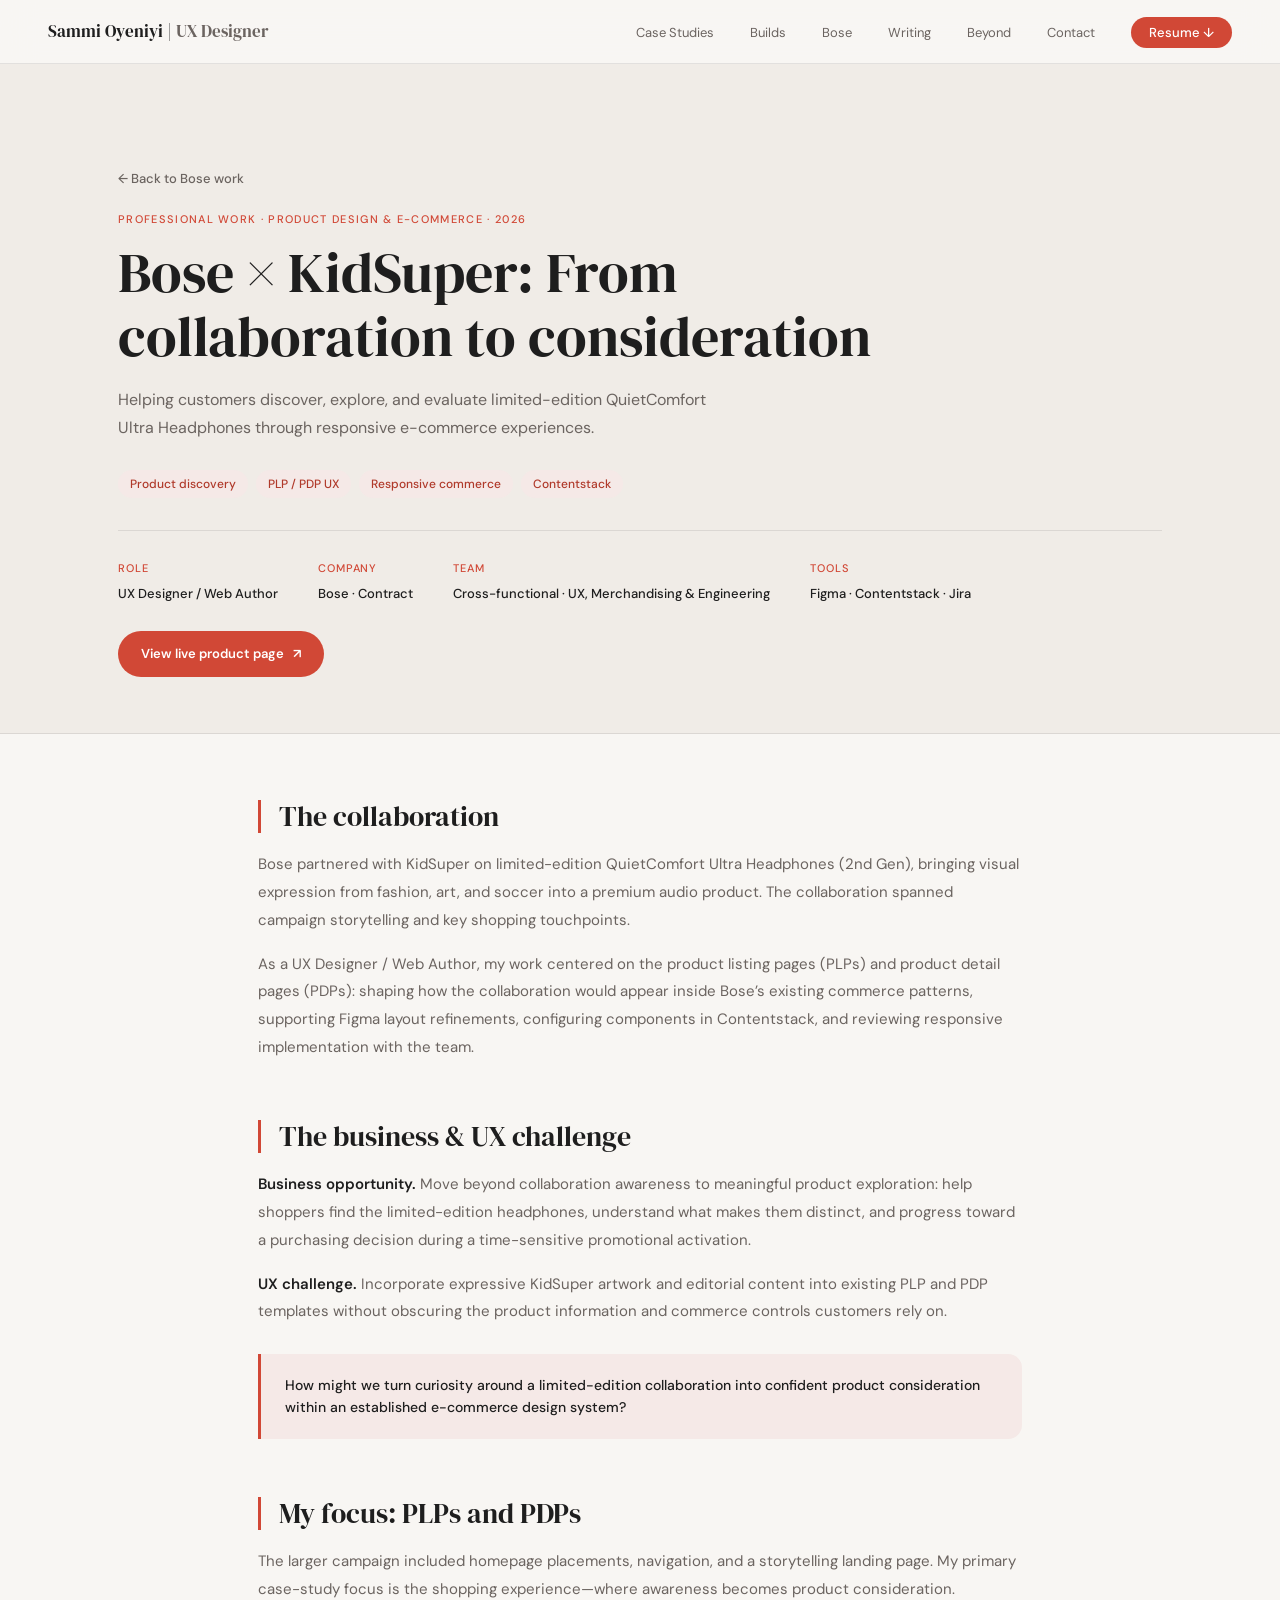
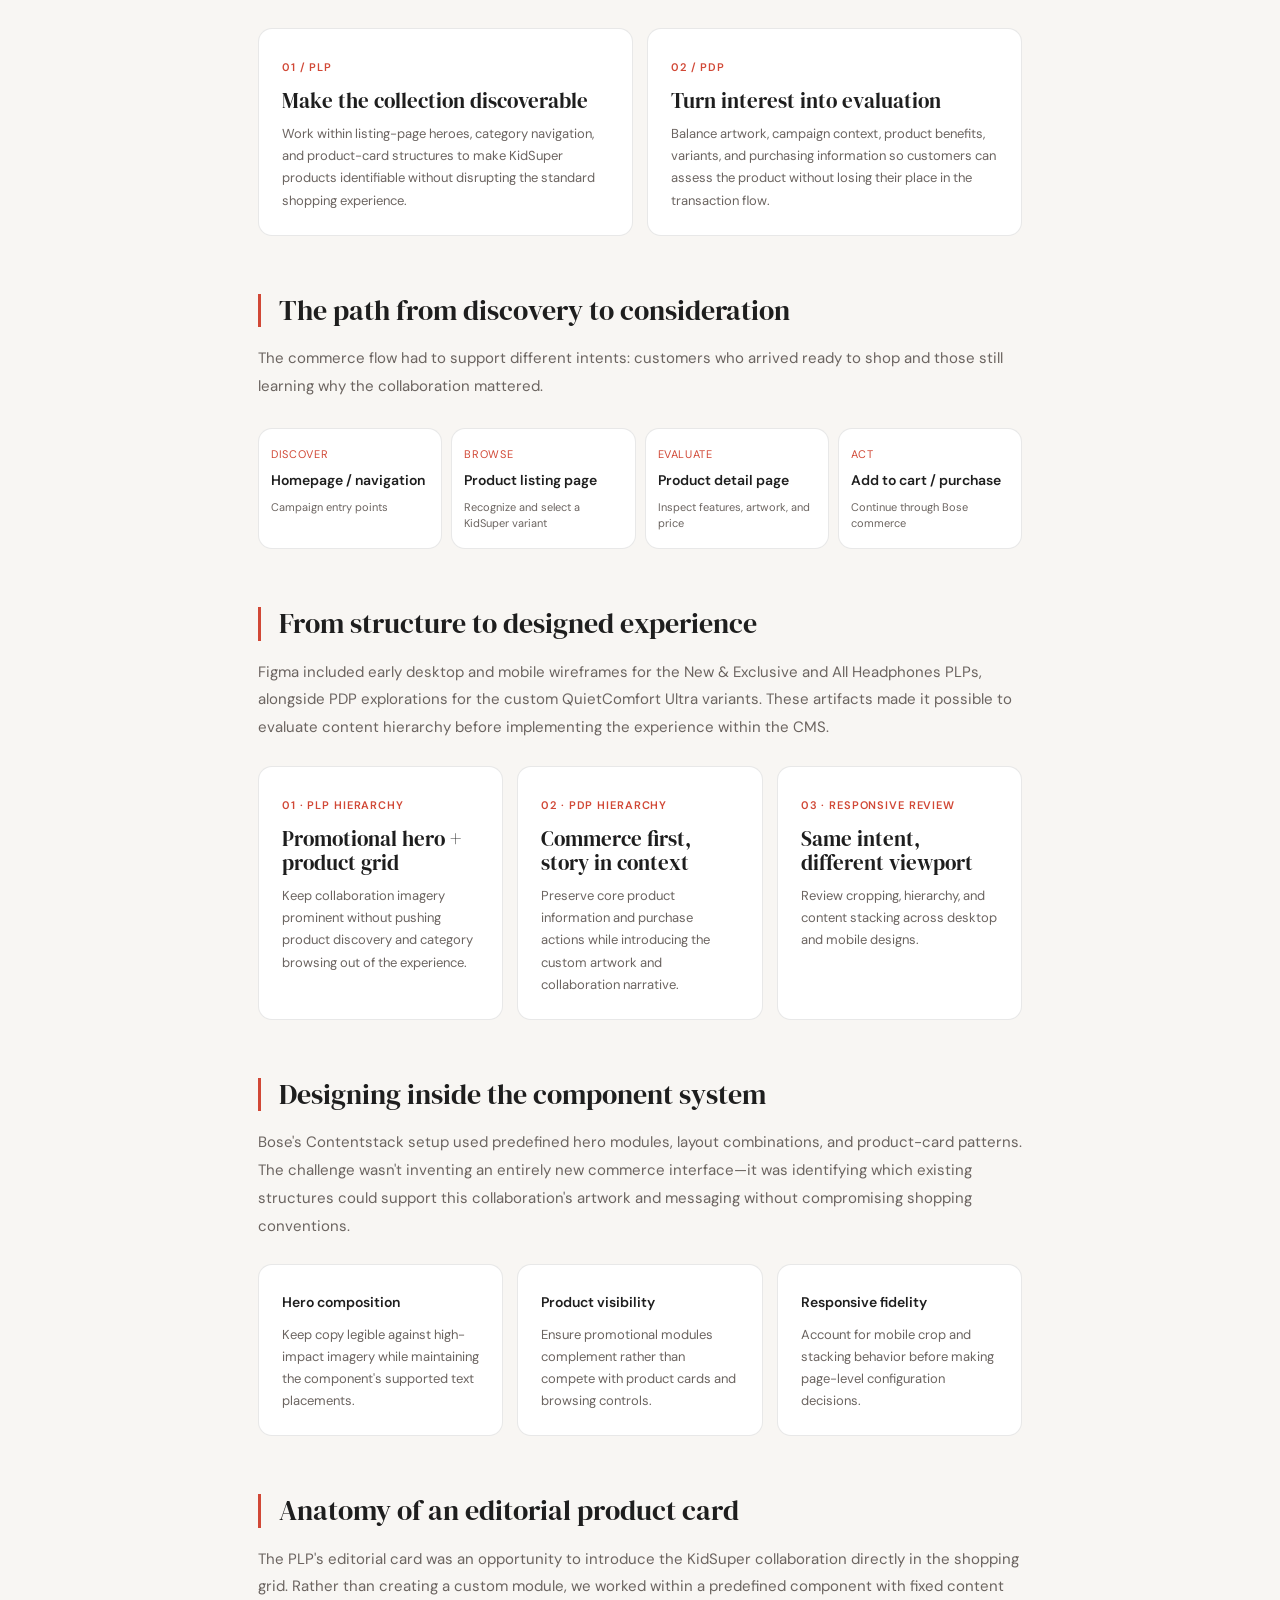
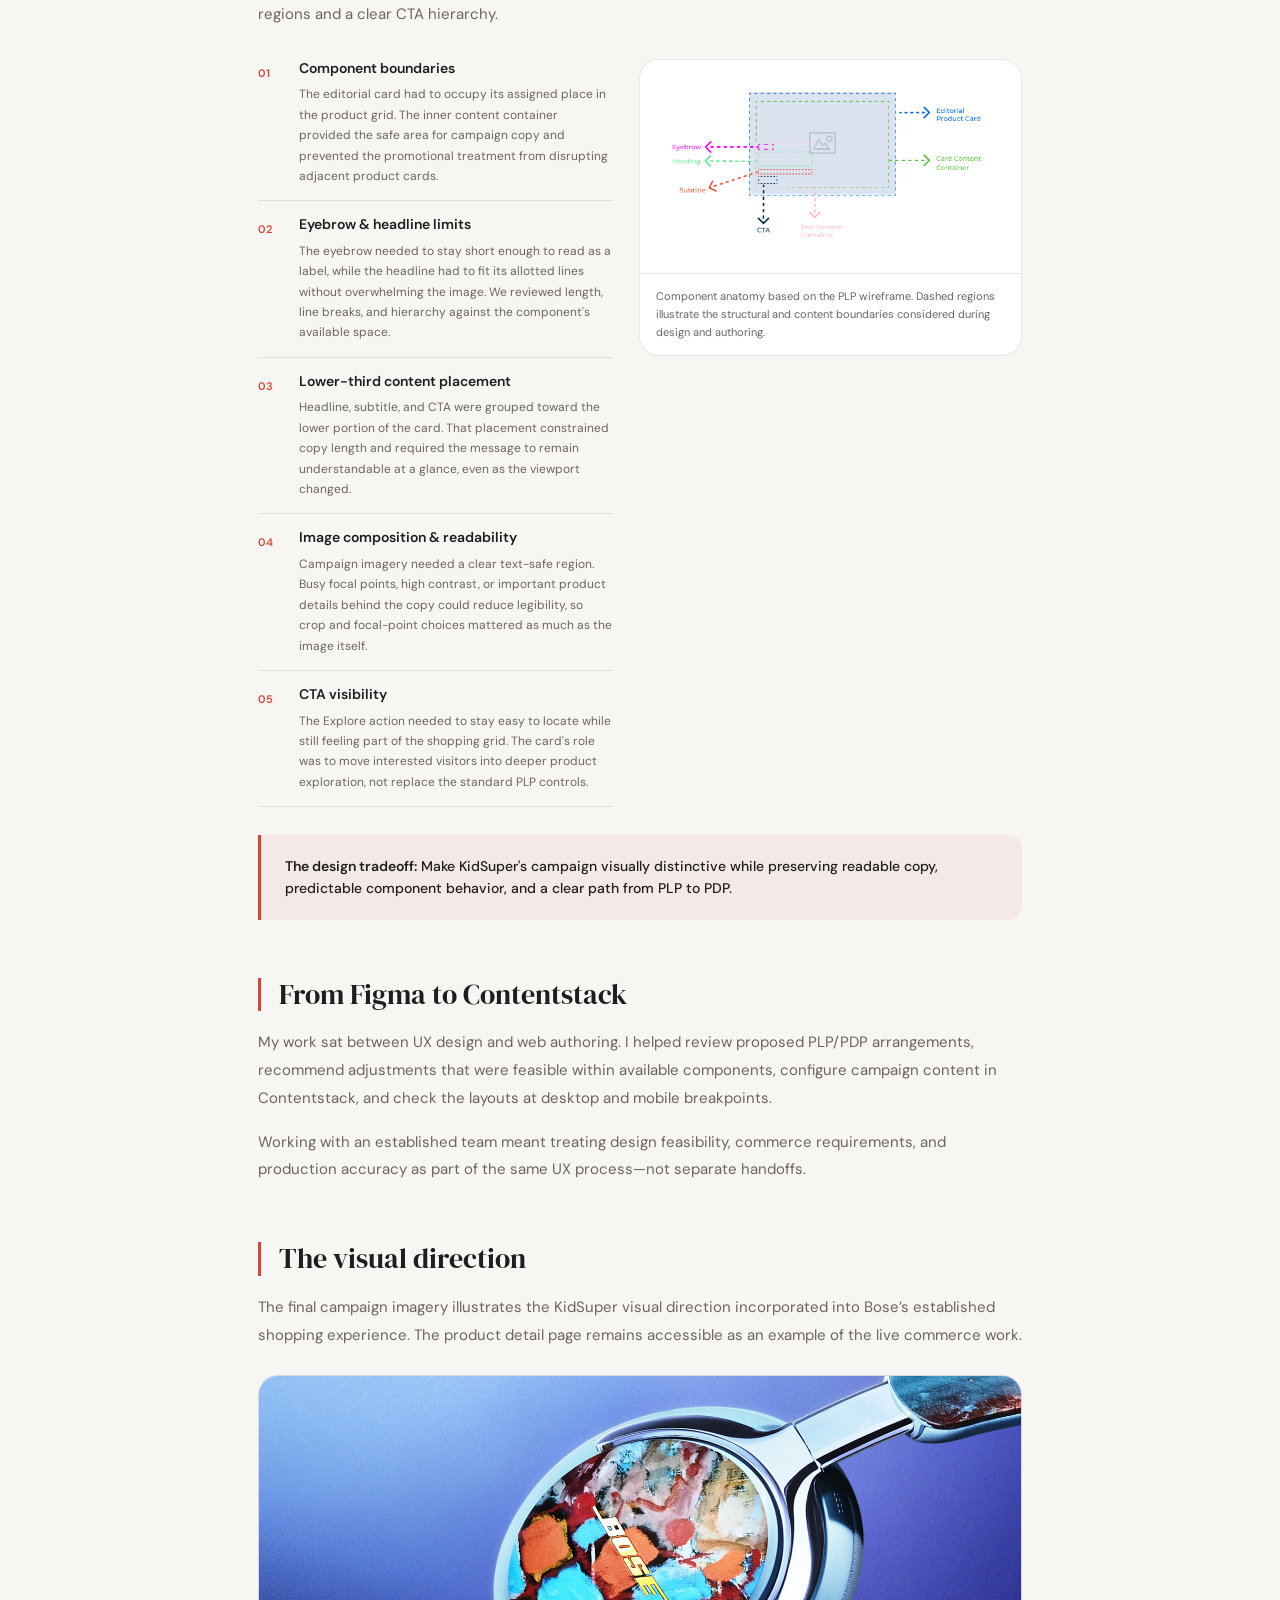
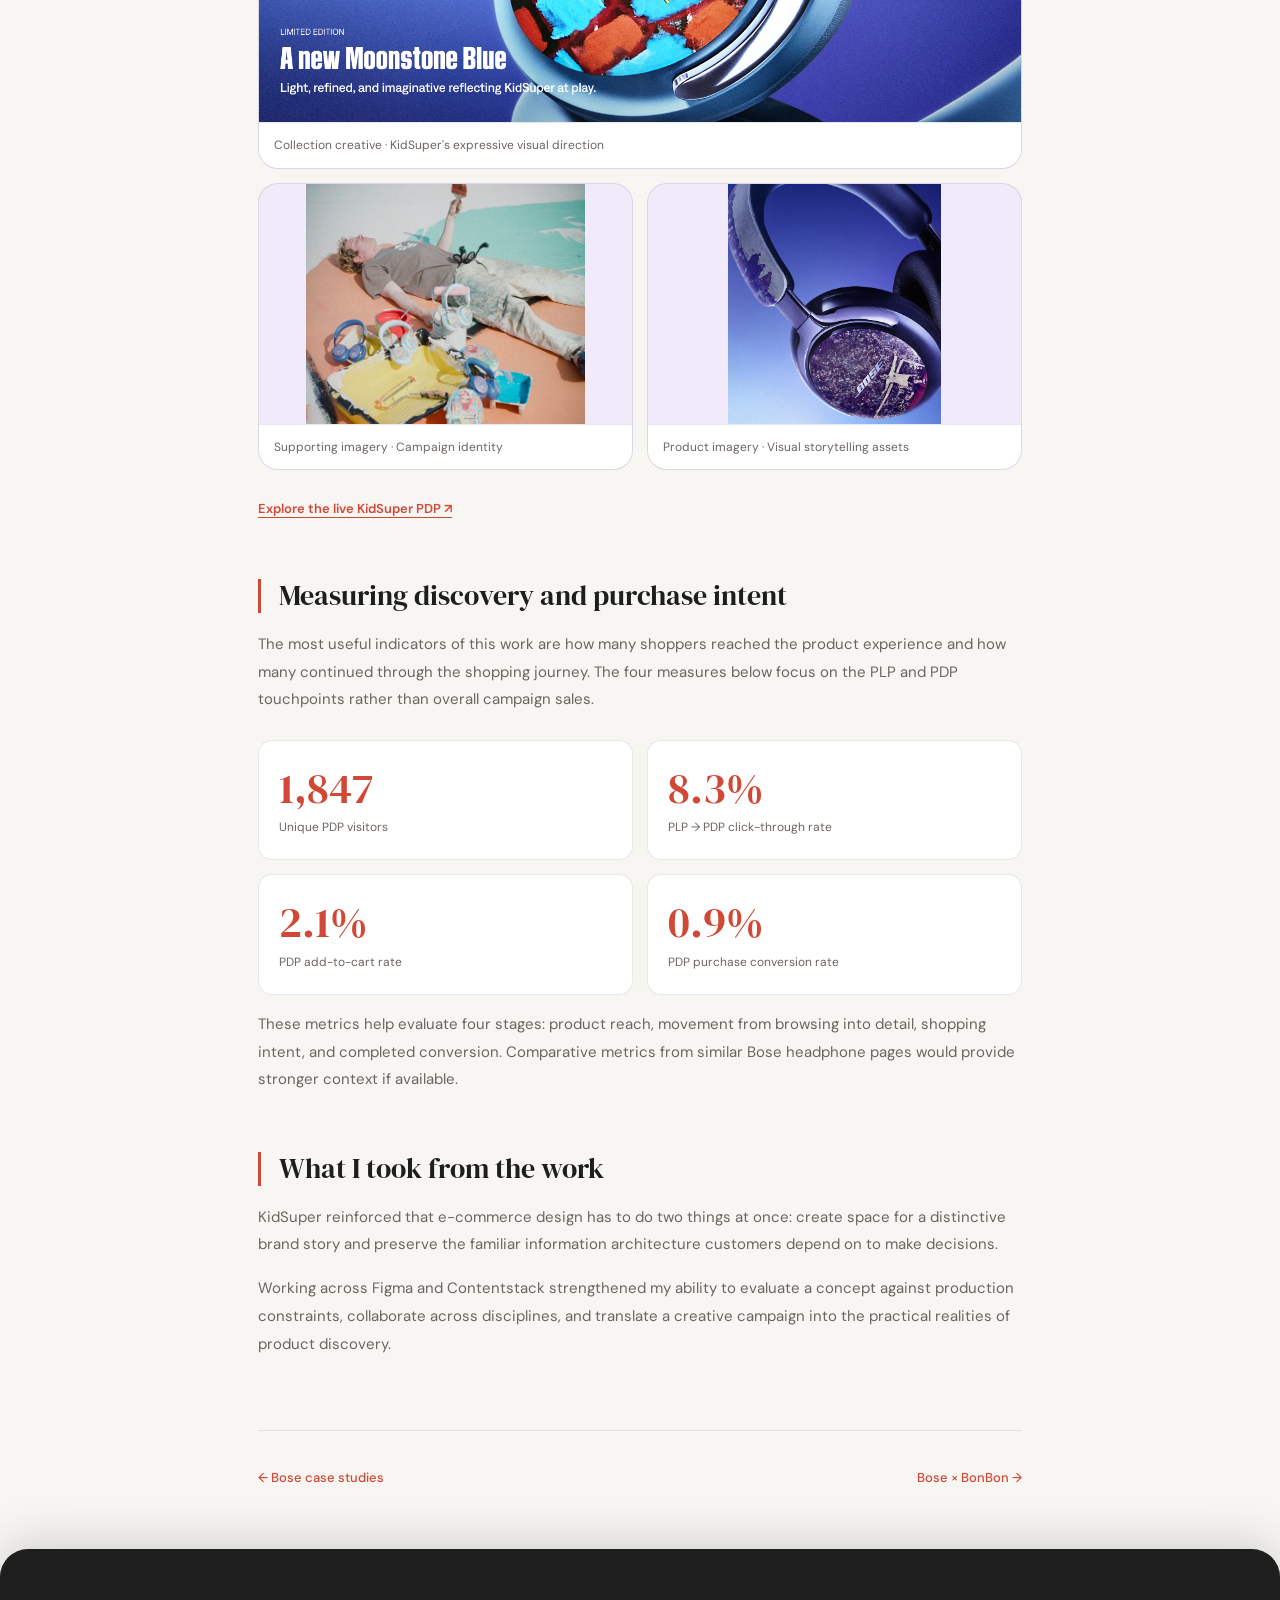
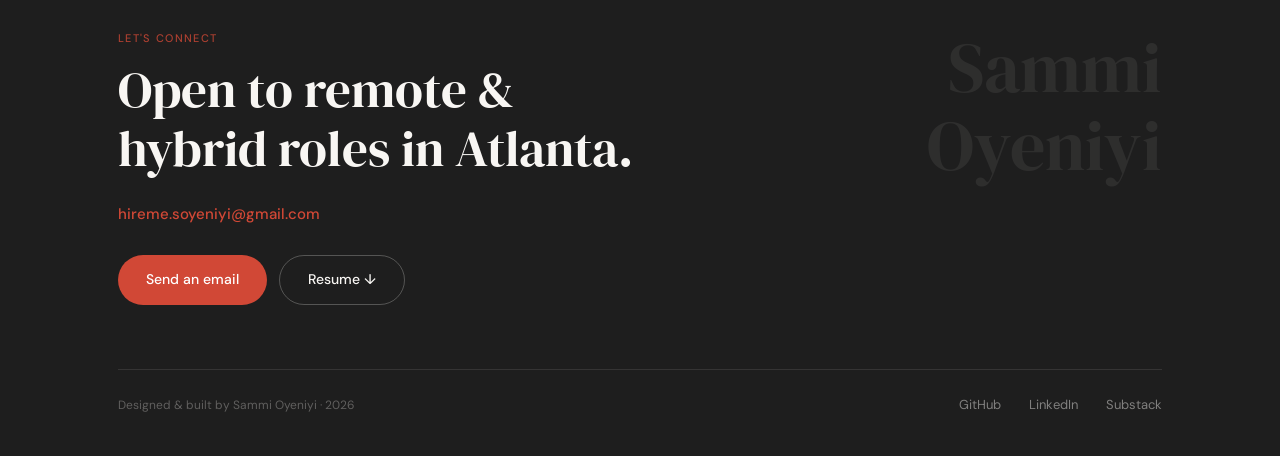
<file: bose/case-study-kidsuper.html>
<!doctype html>

<html lang="en">
  <head>
    <meta charset="utf-8" />

    <meta content="width=device-width, initial-scale=1" name="viewport" />

    <title>
      Bose × KidSuper — Product Discovery &amp; Commerce UX | Sammi Oyeniyi
    </title>

    <meta
      content="Bose × KidSuper product listing and product detail page UX: commerce content strategy, responsive implementation, and CMS constraints."
      name="description"
    />

    <link href="../assets/resume-favicon.png" rel="icon" />

    <link href="https://fonts.googleapis.com" rel="preconnect" />

    <link crossorigin="" href="https://fonts.gstatic.com" rel="preconnect" />

    <link
      href="https://fonts.googleapis.com/css2?family=DM+Serif+Display:ital@0;1&amp;family=DM+Sans:opsz,wght@9..40,300;9..40,400;9..40,500&amp;display=swap"
      rel="stylesheet"
    />

    <link href="../styles.css" rel="stylesheet" />

    <link href="kidsuper-case-study.css" rel="stylesheet" />
  </head>

  <body class="cs-page kidsuper-page">
    <header class="nav">
      <a class="nav-logo" href="../index.html"
        >Sammi Oyeniyi | <span>UX Designer</span></a
      >

      <ul class="nav-links">
        <li><a href="../index.html#work">Case Studies</a></li>

        <li><a href="../index.html#builds">Builds</a></li>

        <li><a href="../index.html#bose">Bose</a></li>

        <li><a href="../index.html#thinking">Writing</a></li>

        <li><a href="../index.html#beyond">Beyond</a></li>

        <li><a href="../index.html#contact">Contact</a></li>

        <li>
          <a
            class="nav-resume"
            download=""
            href="../assets/s-oyeniyi-ux-designer.pdf"
            >Resume ↓</a
          >
        </li>
      </ul>

      <!-- Mobile controls -->

      <div class="nav-mobile-controls">
        <a
          class="nav-resume nav-resume--mobile"
          download=""
          href="../assets/s-oyeniyi-ux-designer.pdf"
          >Resume ↓</a
        >

        <button
          aria-expanded="false"
          aria-label="Open menu"
          class="hamburger"
          id="hamburger"
        >
          <span></span>

          <span></span>

          <span></span>
        </button>
      </div>
    </header>

    <!-- Mobile menu overlay -->

    <div aria-hidden="true" class="mobile-menu" id="mobileMenu">
      <nav class="mobile-menu-inner">
        <a class="mobile-link" href="../index.html#work" onclick="closeMenu()"
          >Work</a
        >

        <a class="mobile-link" href="../index.html#builds" onclick="closeMenu()"
          >Builds</a
        >

        <a class="mobile-link" href="../index.html#bose" onclick="closeMenu()"
          >Bose</a
        >

        <a
          class="mobile-link"
          href="../index.html#thinking"
          onclick="closeMenu()"
          >Writing</a
        >

        <a class="mobile-link" href="../index.html#beyond" onclick="closeMenu()"
          >Beyond</a
        >

        <a
          class="mobile-link"
          href="../index.html#contact"
          onclick="closeMenu()"
          >Contact</a
        >

        <a
          class="mobile-link mobile-link--resume"
          download=""
          href="../assets/s-oyeniyi-ux-designer.pdf"
          >Resume ↓</a
        >
      </nav>
    </div>

    <section class="cs-hero-section kidsuper-heading">
      <div class="panel-inner">
        <a class="cs-back" href="../bose.html">← Back to Bose work</a>

        <p class="eyebrow">
          Professional work · Product design &amp; E-commerce · 2026
        </p>

        <h1>Bose × KidSuper: From collaboration to consideration</h1>

        <p class="cs-hero-sub">
          Helping customers discover, explore, and evaluate limited-edition
          QuietComfort Ultra Headphones through responsive e-commerce
          experiences.
        </p>

        <div class="tags">
          <span class="tag">Product discovery</span
          ><span class="tag">PLP / PDP UX</span
          ><span class="tag">Responsive commerce</span
          ><span class="tag">Contentstack</span>
        </div>

        <div class="cs-meta">
          <div class="cs-meta-item">
            <span class="cs-meta-label">Role</span
            ><span class="cs-meta-value">UX Designer / Web Author</span>
          </div>

          <div class="cs-meta-item">
            <span class="cs-meta-label">Company</span
            ><span class="cs-meta-value">Bose · Contract</span>
          </div>

          <div class="cs-meta-item">
            <span class="cs-meta-label">Team</span
            ><span class="cs-meta-value"
              >Cross-functional · UX, Merchandising &amp; Engineering</span
            >
          </div>

          <div class="cs-meta-item">
            <span class="cs-meta-label">Tools</span
            ><span class="cs-meta-value">Figma · Contentstack · Jira</span>
          </div>
        </div>

        <a
          class="kidsuper-live-link"
          href="https://www.bose.com/p/QCUH2-HEADPHONEARN-KID.html"
          rel="noopener noreferrer"
          target="_blank"
          >View live product page <span aria-hidden="true">↗</span></a
        >
      </div>
    </section>

    <main class="cs-body kidsuper-body" id="main-content">
      <section aria-labelledby="overview" class="cs-section">
        <h2 id="overview">The collaboration</h2>

        <p>
          Bose partnered with KidSuper on limited-edition QuietComfort Ultra
          Headphones (2nd Gen), bringing visual expression from fashion, art,
          and soccer into a premium audio product. The collaboration spanned
          campaign storytelling and key shopping touchpoints.
        </p>

        <p>
          As a UX Designer / Web Author, my work centered on the product
          listing pages (PLPs) and product detail pages (PDPs): shaping how the
          collaboration would appear inside Bose’s existing commerce patterns,
          supporting Figma layout refinements, configuring components in
          Contentstack, and reviewing responsive implementation with the team.
        </p>
      </section>

      <section aria-labelledby="challenge" class="cs-section">
        <h2 id="challenge">The business &amp; UX challenge</h2>

        <p>
          <strong>Business opportunity.</strong> Move beyond collaboration
          awareness to meaningful product exploration: help shoppers find the
          limited-edition headphones, understand what makes them distinct, and
          progress toward a purchasing decision during a time-sensitive
          promotional activation.
        </p>

        <p>
          <strong>UX challenge.</strong> Incorporate expressive KidSuper artwork
          and editorial content into existing PLP and PDP templates without
          obscuring the product information and commerce controls customers rely
          on.
        </p>

        <div class="cs-callout">
          <p>
            How might we turn curiosity around a limited-edition collaboration
            into confident product consideration within an established
            e-commerce design system?
          </p>
        </div>
      </section>

      <section aria-labelledby="scope" class="cs-section">
        <h2 id="scope">My focus: PLPs and PDPs</h2>
        <p>
          The larger campaign included homepage placements, navigation, and a
          storytelling landing page. My primary case-study focus is the shopping
          experience—where awareness becomes product consideration.
        </p>

        <div class="kidsuper-focus">
          <article>
            <span>01 / PLP</span>
            <h3>Make the collection discoverable</h3>
            <p>
              Work within listing-page heroes, category navigation, and
              product-card structures to make KidSuper products identifiable
              without disrupting the standard shopping experience.
            </p>
          </article>
          <article>
            <span>02 / PDP</span>
            <h3>Turn interest into evaluation</h3>
            <p>
              Balance artwork, campaign context, product benefits, variants, and
              purchasing information so customers can assess the product without
              losing their place in the transaction flow.
            </p>
          </article>
        </div>
      </section>

      <section aria-labelledby="journey" class="cs-section">
        <h2 id="journey">The path from discovery to consideration</h2>
        <p>
          The commerce flow had to support different intents: customers who
          arrived ready to shop and those still learning why the collaboration
          mattered.
        </p>

        <div class="kidsuper-flow">
          <div>
            <span>Discover</span><strong>Homepage / navigation</strong
            ><small>Campaign entry points</small>
          </div>
          <div>
            <span>Browse</span><strong>Product listing page</strong
            ><small>Recognize and select a KidSuper variant</small>
          </div>
          <div>
            <span>Evaluate</span><strong>Product detail page</strong
            ><small>Inspect features, artwork, and price</small>
          </div>
          <div>
            <span>Act</span><strong>Add to cart / purchase</strong
            ><small>Continue through Bose commerce</small>
          </div>
        </div>

        
      </section>

      <section aria-labelledby="exploration" class="cs-section">
        <h2 id="exploration">From structure to designed experience</h2>
        <p>
          Figma included early desktop and mobile wireframes for the New &amp;
          Exclusive and All Headphones PLPs, alongside PDP explorations for the
          custom QuietComfort Ultra variants. These artifacts made it possible
          to evaluate content hierarchy before implementing the experience
          within the CMS.
        </p>

        <div class="kidsuper-process">
          <div>
            <span>01 · PLP hierarchy</span>
            <h3>Promotional hero + product grid</h3>
            <p>
              Keep collaboration imagery prominent without pushing product
              discovery and category browsing out of the experience.
            </p>
          </div>
          <div>
            <span>02 · PDP hierarchy</span>
            <h3>Commerce first, story in context</h3>
            <p>
              Preserve core product information and purchase actions while
              introducing the custom artwork and collaboration narrative.
            </p>
          </div>
          <div>
            <span>03 · Responsive review</span>
            <h3>Same intent, different viewport</h3>
            <p>
              Review cropping, hierarchy, and content stacking across desktop
              and mobile designs.
            </p>
          </div>
        </div>
      </section>

      <section aria-labelledby="constraints" class="cs-section">
        <h2 id="constraints">Designing inside the component system</h2>

        <p>
          Bose's Contentstack setup used predefined hero modules, layout
          combinations, and product-card patterns. The challenge wasn't
          inventing an entirely new commerce interface—it was identifying which
          existing structures could support this collaboration's artwork and
          messaging without compromising shopping conventions.
        </p>

        <div class="kidsuper-constraint-grid">
          <div>
            <strong>Hero composition</strong>
            <p>
              Keep copy legible against high-impact imagery while maintaining
              the component's supported text placements.
            </p>
          </div>
          <div>
            <strong>Product visibility</strong>
            <p>
              Ensure promotional modules complement rather than compete with
              product cards and browsing controls.
            </p>
          </div>
          <div>
            <strong>Responsive fidelity</strong>
            <p>
              Account for mobile crop and stacking behavior before making
              page-level configuration decisions.
            </p>
          </div>
        </div>
      </section>

      <section
        aria-labelledby="plp-anatomy"
        class="cs-section kidsuper-anatomy-section"
      >
        <h2 id="plp-anatomy">Anatomy of an editorial product card</h2>
        <p>
          The PLP's editorial card was an opportunity to introduce the KidSuper
          collaboration directly in the shopping grid. Rather than creating a
          custom module, we worked within a predefined component with fixed
          content regions and a clear CTA hierarchy.
        </p>
        <div class="kidsuper-anatomy-layout">
          <div class="kidsuper-anatomy-copy">
            <div class="kidsuper-anatomy-point">
              <span class="kidsuper-anatomy-num">01</span>
              <div>
                <h3>Component boundaries</h3>
                <p>
                  The editorial card had to occupy its assigned place in the
                  product grid. The inner content container provided the safe
                  area for campaign copy and prevented the promotional treatment
                  from disrupting adjacent product cards.
                </p>
              </div>
            </div>
            <div class="kidsuper-anatomy-point">
              <span class="kidsuper-anatomy-num">02</span>
              <div>
                <h3>Eyebrow &amp; headline limits</h3>
                <p>
                  The eyebrow needed to stay short enough to read as a label,
                  while the headline had to fit its allotted lines without
                  overwhelming the image. We reviewed length, line breaks, and
                  hierarchy against the component's available space.
                </p>
              </div>
            </div>
            <div class="kidsuper-anatomy-point">
              <span class="kidsuper-anatomy-num">03</span>
              <div>
                <h3>Lower-third content placement</h3>
                <p>
                  Headline, subtitle, and CTA were grouped toward the lower
                  portion of the card. That placement constrained copy length
                  and required the message to remain understandable at a glance,
                  even as the viewport changed.
                </p>
              </div>
            </div>
            <div class="kidsuper-anatomy-point">
              <span class="kidsuper-anatomy-num">04</span>
              <div>
                <h3>Image composition &amp; readability</h3>
                <p>
                  Campaign imagery needed a clear text-safe region. Busy focal
                  points, high contrast, or important product details behind the
                  copy could reduce legibility, so crop and focal-point choices
                  mattered as much as the image itself.
                </p>
              </div>
            </div>
            <div class="kidsuper-anatomy-point">
              <span class="kidsuper-anatomy-num">05</span>
              <div>
                <h3>CTA visibility</h3>
                <p>
                  The Explore action needed to stay easy to locate while still
                  feeling part of the shopping grid. The card's role was to move
                  interested visitors into deeper product exploration, not
                  replace the standard PLP controls.
                </p>
              </div>
            </div>
          </div>
          <figure class="kidsuper-anatomy-figure">
            <img
              src="../assets/bose/kidsuper-plp-card-anatomy.png"
              alt="Annotated editorial product card showing outer card, inner content container, lower-third text container, eyebrow, heading, subtitle, and CTA"
              loading="lazy"
            />
            <figcaption>
              Component anatomy based on the PLP wireframe. Dashed regions
              illustrate the structural and content boundaries considered during
              design and authoring.
            </figcaption>
          </figure>
        </div>
        <div class="cs-callout">
          <p>
            <strong>The design tradeoff:</strong> Make KidSuper's campaign
            visually distinctive while preserving readable copy, predictable
            component behavior, and a clear path from PLP to PDP.
          </p>
        </div>
      </section>
      <section aria-labelledby="production" class="cs-section">
        <h2 id="production">From Figma to Contentstack</h2>
        <p>
          My work sat between UX design and web authoring. I helped review
          proposed PLP/PDP arrangements, recommend adjustments that were
          feasible within available components, configure campaign content in
          Contentstack, and check the layouts at desktop and mobile breakpoints.
        </p>
        <p>
          Working with an established team meant treating design feasibility,
          commerce requirements, and production accuracy as part of the same UX
          process—not separate handoffs.
        </p>
      </section>

      <section aria-labelledby="visuals" class="cs-section">
        <h2 id="visuals">The visual direction</h2>
        <p>
          The final campaign imagery illustrates the KidSuper visual direction
          incorporated into Bose’s established shopping experience. The product
          detail page remains accessible as an example of the live commerce
          work.
        </p>

        <div class="kidsuper-gallery">
          <figure class="kidsuper-gallery-wide">
            <img
              alt="Bose × KidSuper campaign headphones creative"
              loading="lazy"
              src="../assets/bose/bose-kidsuper-one.png"
            />
            <figcaption>
              Collection creative · KidSuper's expressive visual direction
            </figcaption>
          </figure>
          <figure>
            <img
              alt="Bose × KidSuper supporting campaign creative"
              loading="lazy"
              src="../assets/bose/bose-kidsuper-two.png"
            />
            <figcaption>Supporting imagery · Campaign identity</figcaption>
          </figure>
          <figure>
            <img
              alt="Bose × KidSuper additional product creative"
              loading="lazy"
              src="../assets/bose/bose-kidsuper-three.png"
            />
            <figcaption>
              Product imagery · Visual storytelling assets
            </figcaption>
          </figure>
        </div>
        <a
          class="kidsuper-text-link"
          href="https://www.bose.com/p/QCUH2-HEADPHONEARN-KID.html"
          rel="noopener noreferrer"
          target="_blank"
          >Explore the live KidSuper PDP ↗</a
        >
      </section>

      <section aria-labelledby="impact" class="cs-section">
        <h2 id="impact">Measuring discovery and purchase intent</h2>
        <p>
          The most useful indicators of this work are how many shoppers reached
          the product experience and how many continued through the shopping
          journey. The four measures below focus on the PLP and PDP touchpoints
          rather than overall campaign sales.
        </p>

        <div
          aria-label="Illustrative metric values"
          class="kidsuper-metrics"
        >
          <div><strong>1,847</strong><span>Unique PDP visitors</span></div>
          <div>
            <strong>8.3%</strong><span>PLP → PDP click-through rate</span>
          </div>
          <div><strong>2.1%</strong><span>PDP add-to-cart rate</span></div>
          <div>
            <strong>0.9%</strong><span>PDP purchase conversion rate</span>
          </div>
        </div>

        <p class="kidsuper-aside">
        <p>
          These metrics help evaluate four stages: product reach, movement from
          browsing into detail, shopping intent, and completed conversion.
          Comparative metrics from similar Bose headphone pages would provide
          stronger context if available.
        </p>
      </section>

      <section aria-labelledby="reflection" class="cs-section">
        <h2 id="reflection">What I took from the work</h2>
        <p>
          KidSuper reinforced that e-commerce design has to do two things at
          once: create space for a distinctive brand story and preserve the
          familiar information architecture customers depend on to make
          decisions.
        </p>
        <p>
          Working across Figma and Contentstack strengthened my ability to
          evaluate a concept against production constraints, collaborate across
          disciplines, and translate a creative campaign into the practical
          realities of product discovery.
        </p>
      </section>

      <div class="cs-nav">
        <a class="cs-nav-link" href="../bose.html">← Bose case studies</a
        ><a class="cs-nav-link" href="/bose/bonbon">Bose × BonBon →</a>
      </div>
    </main>

    <!-- FOOTER -->

    <footer class="panel panel-footer" id="contact">
      <div class="panel-inner footer-inner">
        <div class="footer-top">
          <div class="footer-left">
            <p class="eyebrow">Let's connect</p>

            <h2 class="footer-heading">
              Open to remote &amp;<br />hybrid roles in Atlanta.
            </h2>

            <a class="footer-email" href="mailto:hireme.soyeniyi@gmail.com"
              >hireme.soyeniyi@gmail.com</a
            >

            <div class="footer-actions">
              <a class="btn-primary" href="mailto:hireme.soyeniyi@gmail.com"
                >Send an email</a
              >

              <a
                class="btn-outline"
                download=""
                href="../assets/s-oyeniyi-ux-designer.pdf"
                >Resume ↓</a
              >
            </div>
          </div>

          <div class="footer-wordmark">Sammi<br />Oyeniyi</div>
        </div>

        <div class="footer-bottom">
          <p>Designed &amp; built by Sammi Oyeniyi · 2026</p>

          <div class="footer-links">
            <a
              href="https://github.com/SOyeniyi801"
              rel="noopener"
              target="_blank"
              >GitHub</a
            >

            <a
              href="https://www.linkedin.com/in/samantha-o-6384705a/"
              rel="noopener"
              target="_blank"
              >LinkedIn</a
            >

            <a
              href="https://sammithedev.substack.com"
              rel="noopener"
              target="_blank"
              >Substack</a
            >
          </div>
        </div>
      </div>
    </footer>

    <script>
      const hamburger = document.getElementById("hamburger");

      const mobileMenu = document.getElementById("mobileMenu");

      const navEl = document.querySelector(".nav");

      function openMenu() {
        mobileMenu.classList.add("is-open");
        hamburger.classList.add("is-active");
        hamburger.setAttribute("aria-expanded", "true");
        mobileMenu.setAttribute("aria-hidden", "false");
        document.body.style.overflow = "hidden";
        navEl.classList.remove("nav--hidden");
      }

      function closeMenu() {
        mobileMenu.classList.remove("is-open");
        hamburger.classList.remove("is-active");
        hamburger.setAttribute("aria-expanded", "false");
        mobileMenu.setAttribute("aria-hidden", "true");
        document.body.style.overflow = "";
      }

      hamburger.addEventListener("click", () =>
        mobileMenu.classList.contains("is-open") ? closeMenu() : openMenu(),
      );

      mobileMenu.addEventListener("click", (e) => {
        if (e.target === mobileMenu) closeMenu();
      });

      let lastScrollY = window.scrollY;
      window.addEventListener(
        "scroll",
        () => {
          const y = window.scrollY;
          if (y < 80 || mobileMenu.classList.contains("is-open"))
            navEl.classList.remove("nav--hidden");
          else if (y > lastScrollY) navEl.classList.add("nav--hidden");
          else navEl.classList.remove("nav--hidden");
          lastScrollY = y;
        },
        { passive: true },
      );
    </script>
  </body>
</html>
</file>
<file: styles.css>
/* ============================================
   SAMMI OYENIYI — PORTFOLIO v3
   Colors: #D14836 · off-white · charcoal
   Fonts: DM Serif Display + DM Sans
   ============================================ */

   :root {
    --red:          #D14836;
    --red-dark:     #B03A2B;
    --red-light:    #F5E9E7;
    --offwhite:     #F8F6F3;
    --offwhite-2:   #F0ECE7;
    --offwhite-3:   #E8E2DA;
    --charcoal:     #1E1E1E;
    --charcoal-2:   #2C2C2C;
    --mid:          #6B6460;
    --muted:        #9E9590;
    --border:       rgba(30,30,30,0.1);
    --border-med:   rgba(30,30,30,0.15);
  
    --serif:        'DM Serif Display', Georgia, serif;
    --sans:         'DM Sans', system-ui, sans-serif;
  
    --r-sm:   8px;
    --r-md:   14px;
    --r-lg:   20px;
    --r-xl:   28px;
    --r-full: 999px;
  
    --nav-h:  64px;
    --max-w:  1140px;
  }
  
  /* RESET */
  *, *::before, *::after { box-sizing: border-box; margin: 0; padding: 0; }
  html { scroll-behavior: smooth; }
  
  body {
    background: var(--charcoal);
    color: var(--charcoal);
    font-family: var(--sans);
    font-size: 16px;
    line-height: 1.7;
    -webkit-font-smoothing: antialiased;
  }
  
  img { max-width: 100%; display: block; }
  a { text-decoration: none; color: inherit; }
  ul { list-style: none; }
  p { color: var(--mid); }
  
  h1, h2, h3 {
    font-family: var(--serif);
    font-weight: 400;
    line-height: 1.15;
    color: var(--charcoal);
  }
  
  .link {
    text-decoration: underline;
  }
  
  .eyebrow {
    font-family: var(--sans);
    font-size: 11px;
    font-weight: 500;
    text-transform: uppercase;
    letter-spacing: 0.12em;
    color: var(--red);
    margin-bottom: 12px;
  }
  
  /* NAV */
  .nav {
    position: fixed;
    top: 0; left: 0; right: 0;
    height: var(--nav-h);
    z-index: 1000;
    display: flex;
    justify-content: space-between;
    align-items: center;
    padding: 0 48px;
    background: rgba(248,246,243,0.92);
    -webkit-backdrop-filter: blur(16px);
    backdrop-filter: blur(16px);
  
    border-bottom: 1px solid var(--border);
    transform: translateY(0);
    transition: transform 0.3s ease;
  }
  .nav.nav--hidden {
    transform: translateY(-100%);
  }
  
  .nav-logo {
    font-family: var(--serif);
    font-size: 17px;
    color: var(--charcoal);
  }
  
  .nav-logo span {
    color:var(--mid) ;
  }
  
  .nav-links {
    display: flex;
    gap: 36px;
    align-items: center;
  }
  
  .nav-links a {
    font-size: 13px;
    color: var(--mid);
    transition: color 0.2s;
  }
  
  .nav-links a:hover { color: var(--red); }
  
  .nav-resume {
    background: var(--red) !important;
    color: #fff !important;
    padding: 7px 18px;
    border-radius: var(--r-full);
    font-weight: 500;
    font-size: 13px;
    transition: background 0.2s !important;
  }
  
  .nav-resume:hover { background: var(--red-dark) !important; }
  
  /* STACK WRAPPER — creates the stacking scroll effect */
  .stack-wrapper {
    position: relative;
  }
  
  /* PANELS — normal flow, hero is the only sticky one */
  .panel {
    position: relative;
    min-height: 100vh;
    width: 100%;
    overflow: hidden;
  }
  
  /* Hero sticks while subsequent panels scroll over it */
  .panel-hero {
    position: sticky;
    top: 0;
    z-index: 1;
    max-height: 800px;
  }
  
  /* Each section slides up over the previous with rounded top corners */
  /* Incrementing z-index ensures each panel covers the one before it */
  .panel-work     { position: relative; z-index: 3; margin-top: -28px; }
  .panel-builds   { position: relative; z-index: 4; margin-top: -28px; }
  .panel-bose     { position: relative; z-index: 5; margin-top: -28px; }
  .panel-thinking { position: relative; z-index: 6; margin-top: -28px; }
  .panel-stack    { position: relative; z-index: 7; margin-top: -28px; }
  .panel-beyond   { position: relative; z-index: 8; margin-top: -28px; }
  .panel-footer   { position: relative; z-index: 9; margin-top: -28px; }
  
  /* Panel backgrounds */
  .panel-hero     { background: var(--offwhite); }
  .panel-work     { background: #fff;            border-radius: var(--r-xl) var(--r-xl) 0 0; box-shadow: 0 -8px 48px rgba(0,0,0,0.09); }
  .panel-bose     { background: var(--charcoal); border-radius: var(--r-xl) var(--r-xl) 0 0; box-shadow: 0 -8px 48px rgba(0,0,0,0.12); }
  .panel-thinking { background: var(--offwhite-2); border-radius: var(--r-xl) var(--r-xl) 0 0; box-shadow: 0 -8px 48px rgba(0,0,0,0.08); }
  .panel-stack    { background: var(--offwhite-2); border-radius: var(--r-xl) var(--r-xl) 0 0; box-shadow: 0 -8px 48px rgba(0,0,0,0.08); }
  .panel-beyond   { background: var(--offwhite-3); border-radius: var(--r-xl) var(--r-xl) 0 0; box-shadow: 0 -8px 48px rgba(0,0,0,0.08); }
  .panel-footer   { background: var(--charcoal);   border-radius: var(--r-xl) var(--r-xl) 0 0; box-shadow: 0 -8px 48px rgba(0,0,0,0.15); min-height: auto; }
  
  /* Inner container */
  .panel-inner {
    max-width: var(--max-w);
    margin: 0 auto;
    padding: 100px 48px 80px;
  }
  
  /* Section headers */
  .section-header { margin-bottom: 56px; }
  
  .section-header h2 {
    font-size: clamp(28px, 4vw, 48px);
    color: var(--charcoal);
  }
  
  .section-header--row {
    display: flex;
    justify-content: space-between;
    align-items: flex-end;
    gap: 24px;
  }
  
  .section-header--row h2 { margin-bottom: 0; }
  
  /* BUTTONS */
  .btn-primary {
    display: inline-block;
    background: var(--red);
    color: #fff;
    font-family: var(--sans);
    font-size: 14px;
    font-weight: 500;
    padding: 13px 28px;
    border-radius: var(--r-full);
    transition: background 0.2s;
    white-space: nowrap;
  }
  
  .btn-primary:hover { background: var(--red-dark); }
  
  .btn-outline {
    display: inline-block;
    background: transparent;
    color: var(--charcoal);
    font-family: var(--sans);
    font-size: 14px;
    font-weight: 500;
    padding: 12px 28px;
    border-radius: var(--r-full);
    border: 1.5px solid var(--border-med);
    transition: border-color 0.2s, background 0.2s;
    white-space: nowrap;
  }
  
  .btn-outline:hover {
    border-color: var(--charcoal);
    background: rgba(30,30,30,0.04);
  }
  
  /* TAGS */
  .tags { display: flex; flex-wrap: wrap; gap: 8px; margin: 16px 0 20px; }
  
  .tag {
    font-size: 12px;
    font-weight: 500;
    background: var(--red-light);
    color: var(--red-dark);
    padding: 4px 12px;
    border-radius: var(--r-full);
  }
  
  /* ============================================
     HERO
     ============================================ */
  
  .panel-hero {
    padding-top: var(--nav-h);
    display: flex;
    align-items: stretch;
  }
  
  .hero-inner {
    display: grid;
    grid-template-columns: 1fr 1fr;
    min-height: calc(100vh - var(--nav-h));
    max-width: 100%;
    width: 100%;
  }
  
  .hero-text {
    display: flex;
    flex-direction: column;
    justify-content: center;
    padding: 80px 64px 80px 10%;
  }
  
  .available-badge {
    display: inline-flex;
    align-items: center;
    gap: 8px;
    font-size: 13px;
    font-weight: 500;
    color: var(--mid);
    margin-bottom: 28px;
  }
  
  .badge-dot {
    width: 8px;
    height: 8px;
    border-radius: 50%;
    background: #3DAA6B;
    flex-shrink: 0;
  }
  
  .hero-heading {
    font-size: clamp(40px, 5.5vw, 72px);
    line-height: 1.1;
    color: var(--charcoal);
    margin-bottom: 20px;
    display: flex;
    flex-direction: column;
    gap: 4px;
  }
  
  .hero-line--accent em {
    font-style: italic;
    color: var(--red);
  }
  
  .hero-sub {
    font-size: 15px;
    color: var(--mid);
    line-height: 1.7;
    margin-bottom: 24px;
    max-width: 400px;
  }
  
  .hero-skills {
    display: flex;
    flex-wrap: wrap;
    gap: 8px;
    margin-bottom: 36px;
  }
  
  .hero-skills span {
    font-size: 12px;
    color: var(--mid);
    border: 1px solid var(--border-med);
    padding: 4px 12px;
    border-radius: var(--r-full);
  }
  
  .hero-actions {
    display: flex;
    gap: 12px;
    flex-wrap: wrap;
  }
  
  .hero-photo {
    background: var(--offwhite-2);
    display: flex;
    align-items: flex-end;
    justify-content: center;
    overflow: hidden;
    border-left: 1px solid var(--border);
  }
  
  .hero-photo img {
    width: 100%;
    height: 100%;
    object-fit: cover;
    object-position: top center;
  }
  
  
  
  /* ============================================
     WORK
     ============================================ */
  
  .work-grid {
    display: flex;
    flex-direction: column;
    border-top: 1px solid var(--border);
  }
  
  .work-row {
    display: grid;
    grid-template-columns: 1fr 1fr;
    min-height: 400px;
    border-bottom: 1px solid var(--border);
    transition: background 0.2s;
    cursor: pointer;
  }
  
  .work-row:hover { background: var(--offwhite); }
  
  /* Flipped row — image first */
  .work-row--flip {
    direction: ltr; /* ensure consistent */
  }
  
  .work-info {
    padding: 52px 56px;
    display: flex;
    flex-direction: column;
    justify-content: center;
  }
  
  .work-meta {
    display: flex;
    align-items: center;
    gap: 12px;
    margin-bottom: 14px;
  }
  
  .work-num {
    font-size: 11px;
    font-weight: 500;
    color: var(--muted);
    letter-spacing: 0.08em;
  }
  
  .work-noticed {
    font-size: 11px;
    font-weight: 500;
    background: var(--red);
    color: #fff;
    padding: 3px 10px;
    border-radius: var(--r-full);
  }
  
  .work-info h3 {
    font-size: clamp(22px, 2.5vw, 32px);
    color: var(--charcoal);
    margin-bottom: 12px;
    line-height: 1.2;
  }
  
  .work-info p {
    font-size: 14px;
    line-height: 1.75;
    max-width: 380px;
    margin-bottom: 0;
  }
  
  .work-cta {
    font-size: 13px;
    font-weight: 500;
    color: var(--red);
    display: inline-block;
  }
  
  .work-image {
    display: flex;
    align-items: center;
    justify-content: center;
    border-left: 1px solid var(--border);
    position: relative;
    overflow: hidden;
    min-height: 360px;
  }
  
  /* For flipped rows, image is on the left so border goes right */
  .work-row--flip .work-image {
    border-left: none;
    border-right: 1px solid var(--border);
    order: -1;
  }
  
  .work-image img {
    width: 100%;
    height: 100%;
    object-fit: cover;
    object-position: top;
    transition: transform 0.4s ease;
  }
  
  .work-row:hover .work-image img { transform: scale(1.03); }
  
  /* Gradient placeholders per project */
  .work-image--wttj {
    background: linear-gradient(135deg, #F5E9E7 0%, #EDD9D5 50%, #E8C8C2 100%);
  }
  
  .work-image--instagram {
    background: linear-gradient(135deg, #F0ECE7 0%, #E8DDD4 50%, #DDD0C5 100%);
  }
  
  .work-image--hinge {
    background: linear-gradient(135deg, #F5EDEA 0%, #EFDBD5 50%, #E5C9C0 100%);
  }
  
  .work-image-label {
    font-family: var(--serif);
    font-size: 24px;
    color: rgba(30,30,30,0.25);
    text-align: center;
    padding: 20px;
  }
  
  /* ============================================
     DESIGN THINKING
     ============================================ */
  
  .substack-link {
    font-size: 13px;
    font-weight: 500;
    color: var(--red);
    white-space: nowrap;
    padding-bottom: 6px;
    transition: opacity 0.2s;
  }
  
  .substack-link:hover { opacity: 0.7; }
  
  .thinking-list {
    border-top: 1px solid var(--border);
  }
  
  .thinking-row {
    display: flex;
    justify-content: space-between;
    align-items: center;
    padding: 36px 0;
    border-bottom: 1px solid var(--border);
    gap: 32px;
    cursor: pointer;
    transition: padding-left 0.2s;
  }
  
  .thinking-row:hover { padding-left: 12px; }
  
  .thinking-row-left {
    display: flex;
    gap: 28px;
    align-items: flex-start;
    flex: 1;
  }
  
  .thinking-num {
    font-size: 11px;
    color: var(--muted);
    font-weight: 500;
    letter-spacing: 0.08em;
    padding-top: 5px;
    flex-shrink: 0;
    width: 24px;
  }
  
  .thinking-label {
    font-size: 11px;
    font-weight: 500;
    text-transform: uppercase;
    letter-spacing: 0.08em;
    color: var(--red);
    margin-bottom: 6px;
  }
  
  .thinking-row h3 {
    font-size: clamp(17px, 2vw, 22px);
    color: var(--charcoal);
    margin-bottom: 6px;
    line-height: 1.3;
  }
  
  .thinking-row p {
    font-size: 13px;
    color: var(--mid);
    max-width: 520px;
    line-height: 1.6;
  }
  
  .thinking-arrow {
    font-size: 20px;
    color: var(--red);
    flex-shrink: 0;
    transition: transform 0.2s;
  }
  
  .thinking-row:hover .thinking-arrow { transform: translateX(6px); }
  
  /* ============================================
     BEYOND
     ============================================ */
  
  .beyond-heading {
    font-size: clamp(32px, 5vw, 60px);
    line-height: 1.1;
  }
  
  .beyond-heading em {
    font-style: italic;
    color: var(--red);
  }
  
  .beyond-layout {
    display: grid;
    grid-template-columns: 1fr 1fr;
    gap: 72px;
    align-items: start;
  }
  
  .beyond-photo {
    border-radius: var(--r-xl);
    overflow: hidden;
    aspect-ratio: 4/5;
    background: var(--offwhite);
    border: 1px solid var(--border);
  }
  
  .beyond-photo img {
    width: 100%;
    height: 100%;
    object-fit: cover;
    display: block;
  }
  
  .beyond-photo-placeholder {
    width: 100%;
    height: 100%;
    display: flex;
    align-items: center;
    justify-content: center;
    padding: 40px;
    text-align: center;
  }
  
  .beyond-photo-placeholder span {
    font-size: 13px;
    color: var(--muted);
    line-height: 1.7;
  }
  
  .beyond-facts {
    padding-top: 8px;
  }
  
  .fact-row {
    display: grid;
    grid-template-columns: 155px 1fr;
    gap: 20px;
    padding: 22px 0;
    border-bottom: 1px solid var(--border);
    align-items: baseline;
  }
  
  .fact-row:first-child { border-top: 1px solid var(--border); }
  
  .fact-label {
    font-size: 11px;
    font-weight: 500;
    text-transform: uppercase;
    letter-spacing: 0.08em;
    color: var(--muted);
  }
  
  .fact-value {
    font-size: 15px;
    color: var(--charcoal);
    line-height: 1.5;
  }

  .photo {
    text-decoration: underline;
    color: #B03A2B;
  }
  
  /* ============================================
     FOOTER / CONTACT
     ============================================ */
  
  .footer-inner {
    padding-top: 80px;
    padding-bottom: 40px;
  }
  
  .footer-top {
    display: grid;
    grid-template-columns: 1fr auto;
    gap: 40px;
    align-items: start;
    margin-bottom: 64px;
  }
  
  .footer-heading {
    font-size: clamp(28px, 4vw, 52px);
    color: var(--offwhite);
    margin: 12px 0 24px;
    line-height: 1.15;
  }
  
  .footer-heading + * { }
  
  .footer-left .eyebrow { color: rgba(209,72,54,0.8); }
  
  .footer-email {
    display: block;
    font-size: 15px;
    color: var(--red);
    font-weight: 500;
    margin-bottom: 28px;
    transition: opacity 0.2s;
  }
  
  .footer-email:hover { opacity: 0.75; }
  
  .footer-actions {
    display: flex;
    gap: 12px;
    flex-wrap: wrap;
  }
  
  /* Footer buttons on dark bg */
  .panel-footer .btn-outline {
    color: var(--offwhite);
    border-color: rgba(248,246,243,0.25);
  }
  
  .panel-footer .btn-outline:hover {
    border-color: var(--offwhite);
    background: rgba(248,246,243,0.07);
  }
  
  .footer-wordmark {
    font-family: var(--serif);
    font-size: clamp(40px, 5.5vw, 72px);
    color: var(--offwhite);
    opacity: 0.07;
    line-height: 1.1;
    text-align: right;
    
    user-select: none;
    white-space: nowrap;
  }
  
  .footer-bottom {
    display: flex;
    justify-content: space-between;
    align-items: center;
    border-top: 1px solid rgba(248,246,243,0.1);
    padding-top: 24px;
    flex-wrap: wrap;
    gap: 12px;
  }
  
  .footer-bottom p {
    font-size: 12px;
    color: rgba(248,246,243,0.3);
  }
  
  .footer-links {
    display: flex;
    gap: 28px;
  }
  
  .footer-links a {
    font-size: 13px;
    color: rgba(248,246,243,0.45);
    transition: color 0.2s;
  }
  
  .footer-links a:hover { color: var(--red); }
  
  /* ============================================
     CASE STUDY STYLES
     ============================================ */
  
  .cs-page {
    background: var(--offwhite);
    min-height: 100vh;
    padding-top: var(--nav-h);
  }
  
  .cs-hero-section {
    background: var(--offwhite-2);
    border-bottom: 1px solid var(--border);
  }
  
  .cs-hero-section .panel-inner {
    padding-bottom: 60px;
  }
  
  .cs-back {
    display: inline-flex;
    align-items: center;
    gap: 6px;
    font-size: 13px;
    font-weight: 500;
    color: var(--mid);
    transition: color 0.2s;
    margin-bottom: 20px;
  }
  
  .cs-back:hover { color: var(--red); }
  
  .cs-hero-section h1 {
    font-size: clamp(28px, 4.5vw, 56px);
    color: var(--charcoal);
    margin: 12px 0 16px;
    max-width: 760px;
  }
  
  .cs-hero-sub {
    font-size: 16px;
    color: var(--mid);
    max-width: 600px;
    line-height: 1.75;
    margin-bottom: 28px;
  }
  
  .cs-meta {
    display: flex;
    gap: 40px;
    flex-wrap: wrap;
    border-top: 1px solid var(--border);
    padding-top: 28px;
    margin-top: 32px;
  }
  
  .cs-meta-item { display: flex; flex-direction: column; gap: 5px; }
  
  .cs-meta-label {
    font-size: 11px;
    font-weight: 500;
    text-transform: uppercase;
    letter-spacing: 0.08em;
    color: var(--red);
  }
  
  .cs-meta-value {
    font-size: 13px;
    font-weight: 500;
    color: var(--charcoal);
  }
  
  /* Full bleed hero image */
  .cs-cover-image {
    width: 100%;
    max-height: 580px;
    overflow: hidden;
    border-bottom: 1px solid var(--border);
    background: var(--offwhite-2);
  }
  
  .cs-cover-image img {
    width: 100%;
    height: 100%;
    object-fit: cover;
    object-position: top top;
    display: block;
  }
  
  code {
    color: #f1eae9;
    background-color: #1E1E1E;
  }
  
  /* Case study body */
  .cs-body {
    max-width: 760px;
    margin: 0 auto;
    padding: 72px 48px 100px;
  }
  
  .cs-section { margin-bottom: 64px; }
  
  .cs-section h2 {
    font-size: 28px;
    color: var(--charcoal);
    padding-left: 18px;
    border-left: 3px solid var(--red);
    margin-bottom: 20px;
    line-height: 1.2;
  }
  
  .cs-section p {
    font-size: 15px;
    line-height: 1.85;
    color: var(--mid);
    margin-bottom: 16px;
  }
  
  .cs-section p:last-child { margin-bottom: 0; }
  
  .cs-section ul {
    list-style: disc;
    padding-left: 20px;
    margin-top: 12px;
  }
  
  .cs-section ul li {
    font-size: 15px;
    color: var(--mid);
    line-height: 1.75;
    margin-bottom: 8px;
  }
  
  /* Screen annotation block */
  .cs-screen-block {
    margin: 40px 0;
    border: 1px solid var(--border);
    border-radius: var(--r-lg);
    overflow: hidden;
    background: var(--offwhite-2);
  }
  
  .cs-screen-block img {
    width: 100%;
    display: block;
  }
  
  .cs-screen-block-placeholder {
    width: 100%;
    min-height: 280px;
    display: flex;
    align-items: center;
    justify-content: center;
    background: var(--offwhite-3);
  }
  
  .cs-screen-block-placeholder span {
    font-size: 13px;
    color: var(--muted);
  }
  
  .cs-screen-annotation {
    padding: 20px 24px;
    border-top: 1px solid var(--border);
  }
  
  .cs-screen-annotation-label {
    font-size: 11px;
    font-weight: 500;
    text-transform: uppercase;
    letter-spacing: 0.08em;
    color: var(--red);
    margin-bottom: 6px;
  }
  
  .cs-screen-annotation p {
    font-size: 13px;
    color: var(--mid);
    margin: 0;
    line-height: 1.6;
  }
  
  /* Before / After grid */
  .cs-before-after {
    display: grid;
    grid-template-columns: 1fr 1fr 1fr;
    gap: 16px;
    margin: 40px 0;
  }
  
  .cs-before-after-item {
    border: 1px solid var(--border);
    border-radius: var(--r-lg);
    overflow: hidden;
    background: var(--offwhite-2);
  }
  
  .cs-before-after-item img {
    width: 100%;
    display: block;
  }
  
  .cs-before-after-placeholder {
    width: 100%;
    height: 220px;
    display: flex;
    align-items: center;
    justify-content: center;
    background: var(--offwhite-3);
  }
  
  .cs-before-after-placeholder span {
    font-size: 13px;
    color: var(--muted);
  }
  
  .cs-before-after-caption {
    padding: 14px 18px;
    border-top: 1px solid var(--border);
  }
  
  .cs-before-after-caption strong {
    font-size: 12px;
    font-weight: 500;
    text-transform: uppercase;
    letter-spacing: 0.06em;
    color: var(--muted);
    display: block;
    margin-bottom: 4px;
  }
  
  .cs-before-after-caption p {
    font-size: 13px;
    color: var(--mid);
    margin: 0;
    line-height: 1.5;
  }
  
  /* Screen grid (3–4 mobile screens) */
  .cs-screen-grid {
    display: grid;
    grid-template-columns: repeat(auto-fit, minmax(160px, 1fr));
    gap: 16px;
    margin: 40px 0;
  }
  
  .cs-screen-item {
    border: 1px solid var(--border);
    border-radius: var(--r-md);
    overflow: hidden;
    background: var(--offwhite-2);
  }
  
  .cs-screen-item img {
    width: 100%;
    display: block;
  }
  
  .cs-screen-item-placeholder {
    width: 100%;
    aspect-ratio: 9/16;
    display: flex;
    align-items: center;
    justify-content: center;
    background: var(--offwhite-3);
    padding: 12px;
    text-align: center;
  }
  
  .cs-screen-item-placeholder span {
    font-size: 11px;
    color: var(--muted);
    line-height: 1.5;
  }
  
  .cs-screen-item-caption {
    padding: 10px 14px;
    border-top: 1px solid var(--border);
  }
  
  .cs-screen-item-caption strong {
    font-size: 11px;
    font-weight: 500;
    color: var(--charcoal-2);
    display: block;
    margin-bottom: 3px;
  }
  
  .cs-screen-item-caption p {
    font-size: 11px;
    color: var(--mid);
    margin: 0;
    line-height: 1.5;
  }
  
  
  .cs-image-block {
    margin: 40px 0;
    border-radius: var(--r-lg);
    overflow: hidden;
    border: 1px solid var(--border);
    display: grid;
    grid-template-columns: repeat(3,1fr);
    gap: 4px;
    width: 100%;
  }
  
  .cs-image-block-wwtj {
    margin: 40px 0;
    border-radius: var(--r-lg);
    overflow: hidden;
    border: 1px solid var(--border);
    display: flex;
    /* grid-template-columns: repeat(3,1fr); */
    gap: 4px;
    width: 100%;
  }
  
  
  .cs-image-block img {
    width: 100%;
    display: block;
  }
  
  .cs-image-caption {
    font-size: 12px;
    color: var(--muted);
    text-align: center;
    margin-top: 10px;
    font-style: italic;
  }
  
  /* Callout blocks */
  .cs-callout {
    background: var(--red-light);
    border-left: 3px solid var(--red);
    border-radius: 0 var(--r-md) var(--r-md) 0;
    padding: 20px 24px;
    margin: 28px 0;
  }
  
  .cs-callout p {
    font-size: 14px;
    font-weight: 500;
    color: var(--charcoal);
    margin: 0;
    line-height: 1.6;
  }
  
  .cs-callout-highlight {
    background: var(--red);
    border-radius: var(--r-lg);
    padding: 28px 32px;
    margin: 36px 0;
  }
  
  .cs-callout-highlight p {
    font-size: 16px;
    font-weight: 500;
    color: #fff;
    margin: 0;
    line-height: 1.6;
  }
  
  /* Case study nav */
  .cs-nav {
    display: flex;
    justify-content: space-between;
    align-items: center;
    border-top: 1px solid var(--border);
    padding-top: 36px;
    margin-top: 72px;
    flex-wrap: wrap;
    gap: 16px;
  }
  
  .cs-nav-link {
    font-size: 13px;
    font-weight: 500;
    color: var(--red);
    transition: opacity 0.2s;
  }
  
  .cs-nav-link:hover { opacity: 0.7; }
  
  /* ============================================
     RESPONSIVE
     ============================================ */
  
  @media (max-width: 1024px) {
    .panel-inner { padding: 80px 36px 64px; }
    .beyond-layout { gap: 48px; }
    .cs-image-block {
      grid-template-columns: repeat(2, 1fr);
    }
  }
  
  @media (max-width: 860px) {
    .nav { padding: 0 24px; }
    .nav-links { gap: 20px; }
    .nav-links li:not(:last-child):not(:nth-last-child(2)) { display: none; }
  
    .hero-inner { grid-template-columns: 1fr; }
    .hero-photo {
      display: none; /* show avatar on mobile as background instead */
    }
    .hero-text { padding: 60px 24px; }
  
    .work-row,
    .work-row--flip {
      grid-template-columns: 1fr;
      min-height: auto;
    }
  
    .work-image {
      border-left: none;
      border-right: none;
      border-top: 1px solid var(--border);
      min-height: 220px;
      order: -1;
    }
  
    .work-row--flip .work-image { order: -1; }
  
    .work-info { padding: 36px 24px; }
  
    .beyond-layout { grid-template-columns: 1fr; }
    .beyond-photo { aspect-ratio: 3/2; }
  
    .panel-inner { padding: 72px 24px 56px; }
  
    .footer-top { grid-template-columns: 1fr; }
    .footer-wordmark { display: none; }
    .footer-inner { padding: 60px 24px 36px; }
  
    .cs-before-after { grid-template-columns: 1fr; }
    .cs-body { padding: 56px 24px 80px; }
    .cs-screen-grid { grid-template-columns: repeat(2, 1fr); }
  
    .section-header--row { flex-direction: column; align-items: flex-start; gap: 8px; }
  }
  
  @media (max-width: 768px) {
    .cs-image-block {
      grid-template-columns: 1fr;
    }
  }
  
  @media (max-width: 540px) {
    .fact-row { grid-template-columns: 1fr; gap: 4px; }
    .cs-screen-grid { grid-template-columns: 1fr 1fr; }
    .thinking-num { display: none; }
  }
  
  /* ============================================
     BOSE PANEL — homepage teaser
     ============================================ */
  
  .panel-bose {
    background: var(--charcoal);
    border-radius: var(--r-xl) var(--r-xl) 0 0;
    box-shadow: 0 -8px 48px rgba(0,0,0,0.12);
  }
  
  .bose-layout {
    display: grid;
    grid-template-columns: 1fr 1fr;
    gap: 80px;
    align-items: center;
  }
  
  .bose-heading {
    font-size: clamp(32px, 4.5vw, 56px);
    color: var(--offwhite);
    margin: 12px 0 20px;
    line-height: 1.1;
  }
  
  .bose-heading em {
    font-style: italic;
    color: var(--red);
  }
  
  .panel-bose .eyebrow { color: rgba(209,72,54,0.75); }
  
  .bose-sub {
    font-size: 15px;
    color: rgba(248,246,243,0.55);
    line-height: 1.75;
    margin-bottom: 28px;
    max-width: 440px;
  }
  
  .bose-details {
    display: flex;
    flex-direction: column;
    gap: 0;
    border-top: 1px solid rgba(248,246,243,0.1);
    margin-bottom: 32px;
  }
  
  .bose-detail {
    display: grid;
    grid-template-columns: 80px 1fr;
    gap: 20px;
    padding: 14px 0;
    border-bottom: 1px solid rgba(248,246,243,0.08);
    align-items: baseline;
  }
  
  .bose-detail-label {
    font-size: 11px;
    font-weight: 500;
    text-transform: uppercase;
    letter-spacing: 0.08em;
    color: rgba(248,246,243,0.3);
  }
  
  .bose-detail-value {
    font-size: 13px;
    color: rgba(248,246,243,0.65);
  }
  
  /* Bose thumbnail grid */
  .bose-grid {
    display: grid;
    grid-template-columns: 1fr 1fr;
    gap: 12px;
    height: 420px;
  }
  
  .bose-thumb-stack {
    display: flex;
    flex-direction: column;
    gap: 12px;
  }
  
  .bose-thumb {
    background: rgba(248,246,243,0.05);
    border: 1px solid rgba(248,246,243,0.08);
    border-radius: var(--r-lg);
    display: flex;
    align-items: center;
    justify-content: center;
    flex: 1;
    overflow: hidden;
    transition: border-color 0.2s;
  }
  
  .bose-thumb--tall { flex: unset; height: 100%; }
  
  .bose-thumb img {
    width: 100%;
    height: 100%;
    object-fit: cover;
    object-position: top;
    display: block;
  }
  
  .bose-thumb span {
    font-size: 12px;
    color: rgba(248,246,243,0.2);
    text-align: center;
    padding: 12px;
    line-height: 1.5;
  }
  
  /* ============================================
     TECH STACK + RESUME PANEL
     ============================================ */
  
  .panel-stack {
    background: var(--offwhite-2);
    border-radius: var(--r-xl) var(--r-xl) 0 0;
    box-shadow: 0 -8px 48px rgba(0,0,0,0.08);
  }
  
  .stack-section-header {
    display: flex;
    justify-content: space-between;
    align-items: flex-end;
    margin-bottom: 48px;
    gap: 24px;
  }
  
  .stack-section-header h2 { margin-bottom: 0; }
  
  .tech-grid {
    display: grid;
    grid-template-columns: repeat(4, 1fr);
    gap: 16px;
    margin-bottom: 56px;
  }
  
  .tech-item {
    background: #fff;
    border: 1px solid var(--border);
    border-radius: var(--r-lg);
    padding: 24px 20px;
    display: flex;
    flex-direction: column;
    gap: 8px;
    transition: border-color 0.2s, transform 0.2s;
  }
  
  .tech-item:hover {
    border-color: var(--red);
    transform: translateY(-3px);
  }
  
  .tech-icon {
    width: 40px;
    height: 40px;
    border-radius: var(--r-sm);
    background: var(--red-light);
    display: flex;
    align-items: center;
    justify-content: center;
    margin-bottom: 4px;
  }
  
  .tech-icon svg { width: 20px; height: 20px; }
  
  .tech-icon--code {
    background: var(--charcoal);
  }
  
  .tech-icon--code span {
    font-size: 13px;
    font-weight: 500;
    color: var(--offwhite);
    font-family: monospace;
  }
  
  .tech-icon--jira {
    background: #E6F0FF;
  }
  
  .tech-icon--jira span {
    font-size: 16px;
    font-weight: 700;
    color: #0052CC;
    font-family: var(--serif);
  }
  
  .tech-icon--adobe {
    background: #FFF0EC;
  }
  
  .tech-icon--adobe span {
    font-size: 13px;
    font-weight: 700;
    color: #FF4D00;
    font-family: var(--sans);
    letter-spacing: -0.02em;
  }
  
  .tech-name {
    font-size: 14px;
    font-weight: 500;
    color: var(--charcoal);
  }
  
  .tech-desc {
    font-size: 12px;
    color: var(--muted);
  }
  
  /* Resume strip */
  .resume-strip {
    border-top: 1px solid var(--border);
    padding-top: 40px;
  }
  
  .resume-roles {
    display: flex;
    flex-direction: column;
  }
  
  .resume-role {
    display: flex;
    justify-content: space-between;
    align-items: center;
    padding: 18px 0;
    border-bottom: 1px solid var(--border);
    gap: 20px;
  }
  
  .resume-role-left {
    display: flex;
    flex-direction: column;
    gap: 3px;
  }
  
  .resume-role-title {
    font-size: 14px;
    font-weight: 500;
    color: var(--charcoal);
  }
  
  .resume-text {
    font-size: 12px;
  }
  
  .resume-role-co {
    font-size: 13px;
    color: var(--mid);
  }
  
  .resume-role-date {
    font-size: 13px;
    color: var(--muted);
    white-space: nowrap;
    flex-shrink: 0;
  }
  
  /* ============================================
     BOSE DETAIL PAGE
     ============================================ */
  
     .bose-body { max-width: 860px; }
  
     .bose-contributions {
       display: flex;
       flex-direction: column;
       border-top: 1px solid var(--border);
       margin-top: 24px;
     }
     
     .bose-contribution {
       display: flex;
       gap: 28px;
       padding: 28px 0;
       border-bottom: 1px solid var(--border);
       align-items: flex-start;
     }
     
     .bose-contribution-num {
       font-size: 11px;
       font-weight: 500;
       color: var(--muted);
       letter-spacing: 0.08em;
       padding-top: 5px;
       flex-shrink: 0;
       width: 24px;
     }
     
     .bose-contribution h3 {
       font-size: 18px;
       color: var(--charcoal);
       margin-bottom: 8px;
     }
     
     .bose-contribution p {
       font-size: 14px;
       color: var(--mid);
       line-height: 1.75;
       margin: 0;
     }
     
     /* PUBLISHED WORK — image grid left, copy right */
     .published-section { max-width: none; }
     
     .published-entry {
       display: grid;
       grid-template-columns: 7fr 3fr;
       gap: 48px;
       align-items: center;
       padding: 48px 0;
       border-bottom: 1px solid var(--border);
     }
     
     .published-entry:first-of-type {
       border-top: 1px solid var(--border);
       margin-top: 24px;
     }
     
     /* IMAGE GRID — wide top, two squares below */
     .published-media {
       display: grid;
       grid-template-columns: 1fr 1fr;
       grid-template-rows: auto auto;
       gap: 10px;
     }
     
     .published-media-main {
       grid-column: 1 / 3;     /* spans both columns — the wide top image */
       border-radius: var(--r-lg);
       overflow: hidden;
       border: 1px solid var(--border);
       background: var(--offwhite-2);
       aspect-ratio: 16 / 10;
     }
     
     .published-media-main img {
       width: 100%;
       height: 100%;
       object-fit: fit;
       display: block;
       transition: transform 0.4s ease;
     }
     
     .published-entry:hover .published-media-main img { transform: scale(1.03); }
     
     .published-media-thumb {
       border-radius: var(--r-md);
       overflow: hidden;
       border: 1px solid var(--border);
       background: var(--offwhite-2);
       aspect-ratio: 1 / 1;     /* square */
     }
     
     .published-media-thumb img {
       width: 100%;
       height: 100%;
       object-fit: cover;
       display: block;
     }
     
     /* TEXT COLUMN */
     .published-info {
       padding-left: 8px;
     }
     
     .published-num {
       font-size: 12px;
       font-weight: 500;
       color: var(--red);
       letter-spacing: 0.06em;
       display: block;
       margin-bottom: 10px;
     }
     
     .published-info h3 {
       font-size: 26px;
       color: var(--charcoal);
       margin-bottom: 4px;
       line-height: 1.2;
     }
     
     .published-subtitle {
       font-size: 14px;
       font-weight: 500;
       color: var(--charcoal-2);
       margin-bottom: 14px;
     }
     
     .published-desc {
       font-size: 14px;
       color: var(--mid);
       line-height: 1.75;
       margin-bottom: 16px;
     }
     
     .published-meta {
       display: flex;
       flex-wrap: wrap;
       align-items: center;
       gap: 8px;
       font-size: 12px;
       color: var(--muted);
     }
     
     .meta-dot { color: var(--red); }
     
     /* RESPONSIVE — stack, images first, then text */
     @media (max-width: 860px) {
       .bose-layout { grid-template-columns: 1fr; gap: 40px; }
       .bose-grid { height: 280px; }
       .tech-grid { grid-template-columns: repeat(2, 1fr); }
       .stack-section-header { flex-direction: column; align-items: flex-start; gap: 16px; }
     
       .published-entry {
         grid-template-columns: 1fr;
         gap: 24px;
         padding: 40px 0;
       }
     
       .published-info { padding-left: 0; }
     }
  
     @media (max-width: 768px) {
      .bose-grid {
        grid-template-columns: 1fr;
        height: auto;
        gap: 12px;
      }
    }
     
     @media (max-width: 540px) {
       .tech-grid { grid-template-columns: repeat(2, 1fr); }
       .bose-grid { display: none; }
     }
  
  /* ============================================
     MOBILE NAV
     ============================================ */
  
  .nav-mobile-controls {
    display: none;
    align-items: center;
    gap: 12px;
  }
  
  .nav-resume--mobile {
    background: var(--red);
    color: #fff;
    padding: 7px 16px;
    border-radius: var(--r-full);
    font-size: 13px;
    font-weight: 500;
  }
  
  /* Hamburger button */
  .hamburger {
    display: flex;
    flex-direction: column;
    justify-content: center;
    align-items: center;
    width: 36px;
    height: 36px;
    background: none;
    border: none;
    cursor: pointer;
    padding: 0;
    border-radius: var(--r-sm);
    transition: background 0.2s;
    flex-shrink: 0;
  }
  
  .hamburger:hover { background: var(--offwhite-2); }
  
  .hamburger span {
    display: block;
    width: 20px;
    height: 1.5px;
    background: var(--charcoal);
    border-radius: 2px;
    transition: transform 0.25s, opacity 0.25s, width 0.25s;
    transform-origin: center;
  }
  
  .hamburger span + span {
    margin-top: 5px;
  }
  
  .hamburger span:nth-child(3) { width: 65%; }
  
  /* Active (X) state */
  .hamburger.is-active span:nth-child(1) { transform: translateY(6.5px) rotate(45deg); }
  .hamburger.is-active span:nth-child(2) { opacity: 0; }
  .hamburger.is-active span:nth-child(3) { width: 20px; transform: translateY(-6.5px) rotate(-45deg); }
  
  /* Mobile menu overlay */
  .mobile-menu {
    display: none;
    position: fixed;
    inset: 0;
    z-index: 999;
    background: rgba(30,30,30,0.4);
    -webkit-backdrop-filter: blur(4px);
    backdrop-filter: blur(4px);
  
    opacity: 0;
    transition: opacity 0.25s;
    pointer-events: none;
  }
  
  .mobile-menu.is-open {
    opacity: 1;
    pointer-events: all;
  }
  
  .mobile-menu-inner {
    position: absolute;
    top: 0;
    right: 0;
    width: min(320px, 85vw);
    height: 100%;
    background: var(--offwhite);
    padding: calc(var(--nav-h) + 24px) 32px 40px;
    display: flex;
    flex-direction: column;
    gap: 4px;
    transform: translateX(100%);
    transition: transform 0.3s cubic-bezier(0.4, 0, 0.2, 1);
    box-shadow: -8px 0 40px rgba(0,0,0,0.12);
  }
  
  .mobile-menu.is-open .mobile-menu-inner {
    transform: translateX(0);
  }
  
  .mobile-link {
    font-family: var(--serif);
    font-size: 28px;
    color: var(--charcoal);
    padding: 12px 0;
    border-bottom: 1px solid var(--border);
    transition: color 0.2s;
    display: block;
  }
  
  .mobile-link:hover { color: var(--red); }
  
  .mobile-link--resume {
    font-family: var(--sans);
    font-size: 14px;
    font-weight: 500;
    background: var(--red);
    color: #fff !important;
    padding: 14px 24px;
    border-radius: var(--r-full);
    border: none;
    text-align: center;
    margin-top: 16px;
  }
  
  .mobile-link--resume:hover { background: var(--red-dark); }
  
  /* Show/hide at breakpoint */
  @media (max-width: 768px) {
    .nav-links { display: none; }
    .nav-mobile-controls { display: flex; }
    .mobile-menu { display: block; }
  
    .nav { padding: 0 20px; }
  
    .nav-logo {
      font-size: 15px;
      max-width: 160px;
      overflow: hidden;
      text-overflow: ellipsis;
      white-space: nowrap;
    }
  
    .nav-resume--mobile {
      padding: 6px 14px;
      font-size: 12px;
    }
  
    .nav-mobile-controls {
      gap: 8px;
    }
  }
  
  /* ============================================
     BUILDS / PROTOTYPES — homepage teaser
     Scalable card grid: add one .build-card per
     shipped prototype. Keep the dashed "in progress"
     card last, and just swap its content in when a
     new build is ready to go live.
     ============================================ */
  
  .panel-builds {
    background: var(--offwhite);
    border-radius: var(--r-xl) var(--r-xl) 0 0;
    box-shadow: 0 -8px 48px rgba(0,0,0,0.09);
  }
  
  .builds-grid {
    display: grid;
    grid-template-columns: repeat(2, 1fr);
    gap: 24px;
    border-top: 1px solid var(--border);
    padding-top: 40px;
  }
  
  .build-card {
    display: flex;
    flex-direction: column;
    border: 1px solid var(--border);
    border-radius: var(--r-lg);
    overflow: hidden;
    background: #fff;
    transition: border-color 0.2s, transform 0.2s, box-shadow 0.2s;
  }
  
  .build-card:hover {
    border-color: var(--border-med);
    transform: translateY(-4px);
    box-shadow: 0 16px 32px rgba(30,30,30,0.08);
  }
  
  .build-card-image {
    position: relative;
    aspect-ratio: 16 / 10;
    overflow: hidden;
    background: var(--offwhite-2);
    border-bottom: 1px solid var(--border);
  }
  
  .build-card-image img {
    width: 100%;
    height: 100%;
    object-fit:cover;
    object-position: center 20%;
    transition: transform 0.4s ease;
  }
  
  .build-card:hover .build-card-image img { transform: scale(1.04); }
  
  .build-card-image-placeholder {
    width: 100%;
    height: 100%;
    display: flex;
    align-items: center;
    justify-content: center;
    padding: 20px;
    text-align: center;
  }
  
  .build-card-image-placeholder span {
    font-size: 13px;
    color: var(--muted);
    line-height: 1.6;
  }
  
  .build-status {
    position: absolute;
    top: 14px;
    left: 14px;
    display: inline-flex;
    align-items: center;
    gap: 6px;
    font-size: 11px;
    font-weight: 500;
    background: rgba(255,255,255,0.92);
    color: var(--charcoal);
    padding: 5px 12px;
    border-radius: var(--r-full);
    -webkit-backdrop-filter: blur(6px);
    backdrop-filter: blur(6px);
  }
  
  .build-status-dot {
    width: 6px;
    height: 6px;
    border-radius: 50%;
    background: #3DAA6B;
    flex-shrink: 0;
  }
  
  .build-card-body {
    padding: 28px 28px 32px;
    display: flex;
    flex-direction: column;
    flex: 1;
  }
  
  .build-card-eyebrow {
    font-size: 11px;
    font-weight: 500;
    text-transform: uppercase;
    letter-spacing: 0.08em;
    color: var(--red);
    margin-bottom: 10px;
  }
  
  .build-card-body h3 {
    font-size: 21px;
    color: var(--charcoal);
    margin-bottom: 10px;
    line-height: 1.25;
  }
  
  .build-card-body p {
    font-size: 14px;
    line-height: 1.7;
    margin-bottom: 0;
    flex: 1;
  }
  
  .build-card .tags { margin: 16px 0 20px; }
  
  /* Empty "next build" slot — duplicate a .build-card
     and replace this one when the next prototype ships */
  .build-card--empty {
    background: transparent;
    border: 1.5px dashed var(--border-med);
    align-items: center;
    justify-content: center;
    text-align: center;
    min-height: 100%;
    cursor: default;
  }
  
  .build-card--empty:hover {
    transform: none;
    box-shadow: none;
    border-color: var(--border-med);
  }
  
  .build-card--empty-inner {
    padding: 48px 32px;
    display: flex;
    flex-direction: column;
    align-items: center;
    gap: 10px;
  }
  
  .build-card--empty-inner span:first-child {
    font-size: 24px;
  }
  
  .build-card--empty-inner strong {
    font-size: 15px;
    font-weight: 500;
    color: var(--mid);
  }
  
  .build-card--empty-inner p {
    font-size: 13px;
    color: var(--muted);
    max-width: 260px;
  }
  
  @media (max-width: 860px) {
    .builds-grid { grid-template-columns: 1fr; }
  }
</file>
<file: bose-landing.css>
/* Bose landing page: additive to existing styles.css. No global styles overridden. */
.bose-landing-page {
  background: var(--offwhite);
}
.bose-skip {
  position: absolute;
  left: -9999px;
  top: 0;
  z-index: 2000;
  background: #fff;
  padding: 12px;
}
.bose-skip:focus {
  left: 18px;
  top: 80px;
}
.bose-landing-wrap {
  width: min(100% - 96px, 1044px);
  margin-inline: auto;
}
.bose-landing-hero {
  background: var(--offwhite-2);
  border-bottom: 1px solid var(--border);
  padding: 66px 0 74px;
}
.bose-landing-hero-grid {
  display: grid;
  grid-template-columns: minmax(0, 1.2fr) minmax(0, 0.8fr);
  gap: 58px;
  align-items: center;
}
.bose-landing-hero-copy .cs-back {
  margin-bottom: 26px;
}
.bose-landing-hero h1 {
  font-size: clamp(41px, 5vw, 66px);
  line-height: 1.08;
  letter-spacing: -0.025em;
  max-width: 640px;
  margin: 10px 0 22px;
}
.bose-landing-hero h1 em {
  color: var(--red);
  font-style: italic;
}
.bose-landing-lede {
  font-size: 15px;
  line-height: 1.85;
  max-width: 590px;
}
.bose-landing-meta {
  display: grid;
  grid-template-columns: 1fr 1fr;
  gap: 16px 22px;
  border-top: 1px solid var(--border-med);
  margin-top: 31px;
  padding-top: 24px;
}
.bose-landing-meta div {
  display: flex;
  flex-direction: column;
  gap: 4px;
}
.bose-landing-meta span {
  font-size: 10px;
  color: var(--red);
  letter-spacing: 0.1em;
  text-transform: uppercase;
  font-weight: 600;
}
.bose-landing-meta strong {
  font-size: 12px;
  color: var(--charcoal);
  font-weight: 500;
  line-height: 1.5;
}
.bose-landing-hero-media {
  display: grid;
  grid-template-columns: 1fr 1fr;
  grid-template-rows: 180px 180px;
  gap: 12px;
  min-width: 0;
}
.bose-landing-hero-media figure {
  min-width: 0;
  border-radius: var(--r-md);
  overflow: hidden;
  border: 1px solid var(--border);
  background: #fff;
}
.bose-landing-hero-media img {
  height: 100%;
  width: 100%;
  object-fit: cover;
  display: block;
}
.bose-landing-mosaic-tall {
  grid-row: 1/3;
}
.bose-landing-mosaic-tall img {
  object-position: top center;
}
.bose-landing-section {
  padding: 84px 0 90px;
}
.bose-landing-context {
  background: #fff;
}
.bose-landing-context-grid {
  display: grid;
  grid-template-columns: 0.85fr 1.15fr;
  gap: 64px;
  align-items: start;
}
.bose-landing-context h2,
.bose-landing-section-header h2 {
  font-size: clamp(32px, 4vw, 47px);
  line-height: 1.17;
  max-width: 560px;
}
.bose-landing-prose p {
  font-size: 15px;
  line-height: 1.85;
  margin-bottom: 16px;
}
.bose-landing-capabilities {
  display: grid;
  grid-template-columns: repeat(4, minmax(0, 1fr));
  gap: 14px;
  margin-top: 44px;
}
.bose-landing-capabilities article {
  border: 1px solid var(--border);
  background: var(--offwhite);
  border-radius: var(--r-md);
  padding: 22px;
  min-width: 0;
}
.bose-landing-capabilities article span {
  font-size: 10px;
  color: var(--red);
  font-weight: 600;
  letter-spacing: 0.07em;
  text-transform: uppercase;
}
.bose-landing-capabilities h3 {
  font-size: 20px;
  line-height: 1.25;
  margin: 12px 0 10px;
}
.bose-landing-capabilities p {
  font-size: 13px;
  line-height: 1.7;
}
.bose-landing-projects {
  background: var(--offwhite);
}
.bose-landing-section-header {
  margin-bottom: 42px;
}
.bose-landing-section-header h2 {
  margin-bottom: 12px;
}
.bose-landing-section-header > p:last-child {
  max-width: 650px;
  font-size: 15px;
}
.bose-landing-project {
  display: grid;
  grid-template-columns: 1fr 1fr;
  min-height: 375px;
  border-top: 1px solid var(--border);
  color: inherit;
  transition: background 0.2s;
}
.bose-landing-project:last-child {
  border-bottom: 1px solid var(--border);
}
.bose-landing-project:hover,
.bose-landing-project:focus-visible {
  background: #fff;
}
.bose-landing-project-copy {
  padding: 52px 46px 48px 0;
  display: flex;
  flex-direction: column;
  align-items: flex-start;
  justify-content: center;
}
.bose-landing-project-number {
  display: flex;
  gap: 15px;
  align-items: center;
  font-size: 11px;
  color: var(--muted);
  letter-spacing: 0.06em;
  margin-bottom: 18px;
}
.bose-landing-project-number span {
  font-size: 10px;
  letter-spacing: 0;
  color: var(--red-dark);
  background: var(--red-light);
  border-radius: 100px;
  padding: 4px 11px;
}
.bose-landing-project h3 {
  font-size: clamp(27px, 3vw, 37px);
  line-height: 1.18;
  margin-bottom: 14px;
}
.bose-landing-project-copy > p {
  font-size: 14px;
  line-height: 1.78;
  max-width: 440px;
}
.bose-landing-project-copy .tags {
  margin: 19px 0 16px;
}
.bose-landing-project-link {
  font-size: 13px;
  font-weight: 600;
  color: var(--red);
  margin-top: 5px;
}
.bose-landing-project-image {
  border-left: 1px solid var(--border);
  background: var(--offwhite-2);
  min-width: 0;
  min-height: 320px;
  overflow: hidden;
}
.bose-landing-project-image img {
  height: 100%;
  width: 100%;
  object-fit: cover;
  object-position: center;
  transition: transform 0.35s;
}
.bose-landing-project:hover img {
  transform: scale(1.025);
}
.bose-landing-project--flip .bose-landing-project-image {
  grid-column: 1;
  grid-row: 1;
  border-left: 0;
  border-right: 1px solid var(--border);
}
.bose-landing-project--flip .bose-landing-project-copy {
  grid-column: 2;
  grid-row: 1;
  padding: 52px 0 48px 46px;
}
.bose-landing-bottom-nav {
  display: flex;
  justify-content: space-between;
  border-top: 1px solid var(--border);
  padding-top: 27px;
  padding-bottom: 72px;
  gap: 20px;
  flex-wrap: wrap;
}
.bose-landing-bottom-nav a {
  font-size: 13px;
  font-weight: 500;
  color: var(--red);
}
.bose-landing-page .panel-footer {
  margin-top: 0;
  border-radius: var(--r-xl) var(--r-xl) 0 0;
}
.bose-landing-project-copy {
    padding: 48px;
    box-sizing: border-box;
  }
@media (max-width: 920px) {
  .bose-landing-wrap {
    width: calc(100% - 56px);
  }
  .bose-landing-hero-grid {
    gap: 28px;
  }
  .bose-landing-capabilities {
    grid-template-columns: repeat(2, minmax(0, 1fr));
  }
  .bose-landing-hero-media {
    grid-template-rows: 145px 145px;
  }
}
@media (max-width: 760px) {
  .bose-landing-wrap {
    width: calc(100% - 40px);
  }
  .bose-landing-hero {
    padding: 48px 0 55px;
  }
  .bose-landing-hero-grid,
  .bose-landing-context-grid {
    grid-template-columns: 1fr;
  }
  .bose-landing-hero-media {
    grid-template-rows: 155px 155px;
  }
  .bose-landing-section {
    padding: 62px 0;
  }
  .bose-landing-context-grid {
    gap: 18px;
  }
  .bose-landing-project {
    grid-template-columns: 1fr;
  }
  .bose-landing-project-copy {
    padding: 28px 24px;
  }
  .bose-landing-project-image,
  .bose-landing-project--flip .bose-landing-project-image {
    grid-column: 1;
    grid-row: 1;
    min-height: 250px;
    border: 0;
    border-bottom: 1px solid var(--border);
  }
  .bose-landing-project-copy,
  .bose-landing-project--flip .bose-landing-project-copy {
    grid-column: 1;
    grid-row: 2;
    padding: 32px 12px 37px;
  }
  .bose-landing-meta {
    margin-top: 24px;
  }
}
@media (max-width: 520px) {
  .bose-landing-hero h1 {
    font-size: 42px;
  }
  .bose-landing-capabilities {
    grid-template-columns: 1fr;
  }
  .bose-landing-hero-media {
    grid-template-rows: 130px 130px;
  }
  .bose-landing-meta {
    grid-template-columns: 1fr 1fr;
    gap: 16px;
  }
  .bose-landing-context h2 {
    font-size: 34px;
  }
}
</file>
<file: bose/bonbon-case-study.css>
/* Bose × BonBon case study — additive stylesheet; load after styles.css */
.bonbon-heading .panel-inner {
  padding-bottom: 64px;
}
.bonbon-cover {
  background: #f2d7de;
  max-height: 620px;
  overflow: hidden;
}
.bonbon-cover img {
  display: block;
  width: 100%;
  max-height: 620px;
  object-fit: contain;
  margin: auto;
}
.bonbon-body {
  max-width: 860px;
}
.bonbon-body .cs-section strong {
  color: var(--charcoal);
  font-weight: 600;
}
.bonbon-anatomy {
  display: grid;
  grid-template-columns: minmax(0, 1.3fr) minmax(230px, 1fr);
  gap: 24px;
  margin: 30px 0 12px;
  align-items: start;
}
.bonbon-anatomy-visual {
  position: relative;
  overflow: hidden;
  border-radius: var(--r-lg);
  background: #f4d8df;
  border: 1px solid var(--border);
}
.bonbon-anatomy-visual img {
  display: block;
  width: 100%;
  height: auto;
}
.bonbon-safe-zone {
  position: absolute;
  bottom: 0;
  left: 0;
  right: 0;
  height: 34%;
  border: 2px dashed rgba(209, 72, 54, 0.85);
  background: rgba(209, 72, 54, 0.1);
  display: flex;
  align-items: flex-end;
  padding: 12px;
}
.bonbon-safe-zone span {
  background: var(--charcoal);
  color: #fff;
  font-size: 11px;
  line-height: 1.4;
  padding: 6px 9px;
  border-radius: 5px;
}
.bonbon-anatomy-notes {
  display: grid;
  gap: 16px;
}
.bonbon-anatomy-notes > div {
  display: grid;
  grid-template-columns: 29px 1fr;
  gap: 8px;
  align-items: start;
}
.bonbon-anatomy-notes > div > span {
  font-family: var(--sans);
  font-size: 12px;
  font-weight: 600;
  color: var(--red);
  padding-top: 3px;
}
.bonbon-body .bonbon-anatomy-notes p {
  font-size: 13px;
  line-height: 1.65;
  margin: 0;
}
.bonbon-body .bonbon-aside {
  color: var(--muted);
  font-size: 12px;
  line-height: 1.65;
  margin-top: 12px;
}
.bonbon-process {
  display: grid;
  grid-template-columns: repeat(3, minmax(0, 1fr));
  gap: 14px;
  margin-top: 28px;
}
.bonbon-process > div {
  border: 1px solid var(--border);
  border-radius: var(--r-md);
  padding: 21px 17px;
  background: #fff;
}
.bonbon-process span {
  font-size: 11px;
  letter-spacing: 0.07em;
  text-transform: uppercase;
  color: var(--red);
}
.bonbon-process h3 {
  font-size: 19px;
  margin: 10px 0;
}
.bonbon-body .bonbon-process p {
  font-size: 13px;
  line-height: 1.6;
  margin: 0;
}
.bonbon-gallery {
  display: grid;
  grid-template-columns: repeat(2, minmax(0, 1fr));
  gap: 16px;
  margin: 28px 0;
}
.bonbon-gallery figure {
  border: 1px solid var(--border);
  border-radius: var(--r-lg);
  overflow: hidden;
  background: #f5e5e8;
  min-width: 0;
}
.bonbon-gallery .bonbon-gallery-wide {
  grid-column: 1/-1;
}
.bonbon-gallery img {
  width: 100%;
  height: 260px;
  object-fit: contain;
}
.bonbon-gallery-wide img {
  height: auto;
  max-height: 480px;
}
.bonbon-gallery figcaption {
  font-size: 12px;
  color: var(--mid);
  background: #fff;
  border-top: 1px solid var(--border);
  padding: 12px 16px;
}
.bonbon-metrics {
  display: grid;
  grid-template-columns: repeat(2, minmax(0, 1fr));
  gap: 14px;
  margin: 27px 0 12px;
}
.bonbon-metric {
  border: 1px solid var(--border);
  background: #fff;
  border-radius: var(--r-md);
  padding: 23px 22px;
  display: flex;
  flex-direction: column;
  gap: 8px;
}
.bonbon-metric strong {
  font-family: var(--serif);
  font-weight: 400 !important;
  font-size: clamp(30px, 4vw, 45px);
  line-height: 1.1;
  color: var(--red) !important;
}
.bonbon-metric span {
  font-size: 13px;
  line-height: 1.5;
  color: var(--mid);
}
.bonbon-body .bonbon-data-note {
  font-size: 12px;
  color: var(--muted);
  line-height: 1.6;
  margin-top: 12px;
}

/* BONBON COLOR TREATMENT EXPLORATIONS */

.bonbon-color-explorations {
    display: flex;
    flex-direction: column;
    gap: 24px;
    margin: 40px 0;
  }
  
  .bonbon-color-explorations > h3 {
    font-size: 24px;
    color: var(--charcoal);
  }
  
  .bonbon-color-explorations > p {
    margin-bottom: 8px;
  }
  
  .bonbon-color-explorations .bonbon-imagery-block {
    width: 100%;
  }
  
  @media (max-width: 540px) {
    .bonbon-color-explorations {
      gap: 20px;
      margin: 32px 0;
    }
  
    .bonbon-color-explorations > h3 {
      font-size: 21px;
    }
  }
  
@media (max-width: 768px) {
  .bonbon-anatomy {
    grid-template-columns: 1fr;
  }
  .bonbon-process {
    grid-template-columns: 1fr;
  }
  .bonbon-cover img {
    max-height: none;
  }
  .bonbon-gallery img {
    height: 210px;
  }
  .bonbon-gallery-wide img {
    height: auto;
  }
}
@media (max-width: 480px) {
  .bonbon-gallery {
    grid-template-columns: 1fr;
  }
  .bonbon-gallery .bonbon-gallery-wide {
    grid-column: auto;
  }
  .bonbon-metrics {
    gap: 10px;
  }
  .bonbon-metric {
    padding: 18px 14px;
  }
  .bonbon-metric strong {
    font-size: 32px;
  }
}

/* BonBon acquisition case study additions */
.bonbon-live-link,
.bonbon-inline-link {
  display: inline-flex;
  align-items: center;
  gap: 8px;
  color: #fff;
  background: var(--red);
  padding: 12px 23px;
  border-radius: 999px;
  font-size: 13px;
  font-weight: 600;
  margin-top: 26px;
  transition: background 0.2s;
}
.bonbon-live-link:hover,
.bonbon-inline-link:hover {
  background: var(--red-dark);
}
.bonbon-inline-link {
  margin-top: 22px;
}
.bonbon-journey {
  display: grid;
  grid-template-columns: repeat(4, minmax(0, 1fr));
  gap: 10px;
  margin: 28px 0;
}
.bonbon-journey > div {
  border: 1px solid var(--border);
  background: #fff;
  border-radius: var(--r-md);
  padding: 18px 14px;
  min-width: 0;
}
.bonbon-journey span {
  font-size: 10px;
  letter-spacing: 0.055em;
  text-transform: uppercase;
  color: var(--red);
  display: block;
  margin-bottom: 9px;
}
.bonbon-journey strong {
  font-size: 14px;
  display: block;
  line-height: 1.35;
  margin-bottom: 9px;
}
.bonbon-body .bonbon-journey p {
  font-size: 12px;
  line-height: 1.55;
  margin: 0;
}
.bonbon-swatches {
  display: grid;
  grid-template-columns: repeat(5, minmax(0, 1fr));
  gap: 12px;
  margin: 27px 0 12px;
}
.bonbon-swatches > div {
  min-width: 0;
}
.bonbon-swatches i {
  display: block;
  height: 100px;
  background: var(--swatch);
  border: 1px solid var(--border);
  border-radius: var(--r-md);
  margin-bottom: 12px;
}
.bonbon-swatches strong {
  display: block;
  font-size: 12px;
  line-height: 1.4;
}
.bonbon-swatches span {
  display: block;
  font-size: 11px;
  line-height: 1.45;
  color: var(--mid);
  margin-top: 5px;
}
.bonbon-imagery-stack {
  display: grid;
  gap: 28px;
  margin: 28px 0;
}
.bonbon-imagery-block {
  border: 1px solid var(--border);
  border-radius: var(--r-lg);
  overflow: hidden;
  background: #fff;
  min-width: 0;
}
.bonbon-imagery-head {
  display: grid;
  grid-template-columns: 40px 1fr;
  gap: 15px;
  padding: 22px;
  border-bottom: 1px solid var(--border);
  background: var(--offwhite-2);
}
.bonbon-imagery-label {
  background: var(--red-light);
  color: var(--red-dark);
  height: 40px;
  width: 40px;
  border-radius: 50%;
  display: grid;
  place-items: center;
  font-size: 12px;
  font-weight: 600;
}
.bonbon-imagery-head h3 {
  font-size: 23px;
  margin-bottom: 7px;
}
.bonbon-body .bonbon-imagery-head p {
  font-size: 13px;
  line-height: 1.6;
  margin: 0;
}
.bonbon-imagery-frame {
  padding: 22px;
}
.bonbon-imagery-frame img {
  width: 100%;
  height: auto;
  display: block;
  border-radius: var(--r-sm);
}
.bonbon-landing-grid {
  display: grid;
  grid-template-columns: repeat(3, minmax(0, 1fr));
  gap: 14px;
  padding: 20px;
}
.bonbon-landing-card {
  border: 1px solid var(--border);
  border-radius: var(--r-md);
  overflow: hidden;
  min-width: 0;
  background: var(--offwhite);
}
.bonbon-landing-card img {
  display: block;
  width: 100%;
  height: auto;
  object-fit: contain;
}
.bonbon-landing-card figcaption {
  border-top: 1px solid var(--border);
  padding: 15px;
}
.bonbon-landing-card figcaption strong {
  font-size: 12px;
  display: block;
  margin-bottom: 7px;
  line-height: 1.5;
}
.bonbon-body .bonbon-landing-card figcaption p {
  font-size: 12px;
  line-height: 1.6;
  margin: 0;
}
.bonbon-creative-gallery {
  display: grid;
  grid-template-columns: repeat(2, minmax(0, 1fr));
  gap: 14px;
  margin-top: 24px;
}
.bonbon-creative-gallery figure {
  overflow: hidden;
  border-radius: var(--r-md);
  border: 1px solid var(--border);
  background: #fff;
}
.bonbon-creative-gallery img {
  display: block;
  width: 100%;
  height: 210px;
  object-fit: contain;
  background: #f5e5e8;
}
.bonbon-creative-gallery figcaption {
  border-top: 1px solid var(--border);
  padding: 10px 14px;
  color: var(--mid);
  font-size: 12px;
}
@media (max-width: 860px) {
  .bonbon-journey {
    grid-template-columns: repeat(2, minmax(0, 1fr));
  }
  .bonbon-landing-grid {
    grid-template-columns: 1fr;
  }
  .bonbon-swatches {
    grid-template-columns: repeat(3, minmax(0, 1fr));
  }
  .bonbon-swatches i {
    height: 84px;
  }
}
@media (max-width: 540px) {
  .bonbon-swatches {
    grid-template-columns: repeat(2, minmax(0, 1fr));
  }
  .bonbon-journey {
    grid-template-columns: 1fr;
  }
  .bonbon-creative-gallery {
    grid-template-columns: 1fr;
  }
  .bonbon-imagery-head {
    grid-template-columns: 1fr;
  }
  .bonbon-imagery-frame {
    padding: 12px;
  }
  .bonbon-landing-grid {
    padding: 12px;
  }
}
</file>
<file: bose/kidsuper-case-study.css>
/* Bose × KidSuper — additive CSS loaded after portfolio styles.css */
.kidsuper-heading .panel-inner {
  padding-bottom: 60px;
}
.kidsuper-body {
  max-width: 860px;
}
.kidsuper-body .cs-section strong {
  color: var(--charcoal);
  font-weight: 600;
}
.kidsuper-focus,
.kidsuper-process,
.kidsuper-constraint-grid {
  display: grid;
  grid-template-columns: repeat(2, minmax(0, 1fr));
  gap: 14px;
  margin: 26px 0;
}
.kidsuper-focus article,
.kidsuper-process > div,
.kidsuper-constraint-grid > div {
  background: #fff;
  border: 1px solid var(--border);
  border-radius: var(--r-md);
  padding: 23px;
  min-width: 0;
}
.kidsuper-focus span,
.kidsuper-process span {
  color: var(--red);
  font-size: 11px;
  letter-spacing: 0.08em;
  text-transform: uppercase;
  font-weight: 600;
}
.kidsuper-focus h3,
.kidsuper-process h3 {
  font-size: 21px;
  margin: 10px 0;
}
.kidsuper-body .kidsuper-focus p,
.kidsuper-body .kidsuper-process p,
.kidsuper-body .kidsuper-constraint-grid p {
  font-size: 13px;
  line-height: 1.7;
  margin: 8px 0 0;
}
.kidsuper-process {
  grid-template-columns: repeat(3, minmax(0, 1fr));
}
.kidsuper-constraint-grid {
  grid-template-columns: repeat(3, minmax(0, 1fr));
}
.kidsuper-constraint-grid strong {
  font-size: 14px;
}
.kidsuper-flow {
  display: grid;
  grid-template-columns: repeat(4, minmax(0, 1fr));
  gap: 9px;
  margin: 27px 0 12px;
}
.kidsuper-flow div {
  background: #fff;
  border: 1px solid var(--border);
  border-radius: var(--r-md);
  padding: 16px 12px;
  min-width: 0;
}
.kidsuper-flow span {
  display: block;
  color: var(--red);
  font-size: 11px;
  text-transform: uppercase;
  letter-spacing: 0.06em;
  margin-bottom: 8px;
}
.kidsuper-flow strong {
  display: block;
  font-size: 14px;
  line-height: 1.4;
  margin-bottom: 8px;
}
.kidsuper-flow small {
  display: block;
  color: var(--mid);
  font-size: 11px;
  line-height: 1.5;
}
.kidsuper-body .kidsuper-aside {
  font-size: 12px;
  line-height: 1.7;
  color: var(--muted);
  margin: 14px 0 20px;
}
.kidsuper-artifact-notes {
  border: 1px dashed var(--border-med);
  border-radius: var(--r-md);
  padding: 19px 22px;
  margin: 25px 0;
  background: var(--offwhite-2);
}
.kidsuper-artifact-notes strong {
  font-size: 13px;
}
.kidsuper-body .kidsuper-artifact-notes p {
  font-size: 12px;
  margin: 4px 0 0;
}
.kidsuper-gallery {
  display: grid;
  grid-template-columns: repeat(2, minmax(0, 1fr));
  gap: 14px;
  margin: 27px 0;
}
.kidsuper-gallery figure {
  background: #f0eafa;
  border: 1px solid var(--border);
  border-radius: var(--r-lg);
  overflow: hidden;
  min-width: 0;
}
.kidsuper-gallery-wide {
  grid-column: 1/-1;
}
.kidsuper-gallery img {
  width: 100%;
  height: 240px;
  object-fit: contain;
  display: block;
}
.kidsuper-gallery-wide img {
  height: auto;
  max-height: 480px;
}
.kidsuper-gallery figcaption {
  font-size: 12px;
  color: var(--mid);
  background: #fff;
  border-top: 1px solid var(--border);
  padding: 12px 15px;
}
.kidsuper-metrics {
  display: grid;
  grid-template-columns: repeat(2, minmax(0, 1fr));
  gap: 14px;
  margin: 26px 0 15px;
}
.kidsuper-metrics > div {
  background: #fff;
  border: 1px solid var(--border);
  border-radius: var(--r-md);
  padding: 23px 20px;
}
.kidsuper-metrics strong {
  font-family: var(--serif);
  font-size: clamp(29px, 4vw, 43px);
  font-weight: 400 !important;
  line-height: 1.1;
  color: var(--red) !important;
  display: block;
  margin-bottom: 7px;
}
.kidsuper-metrics span {
  font-size: 12px;
  color: var(--mid);
  line-height: 1.5;
  display: block;
}
@media (max-width: 860px) {
  .kidsuper-process,
  .kidsuper-constraint-grid {
    grid-template-columns: 1fr;
  }
  .kidsuper-flow {
    grid-template-columns: repeat(2, minmax(0, 1fr));
  }
}
@media (max-width: 540px) {
  .kidsuper-focus,
  .kidsuper-metrics,
  .kidsuper-gallery {
    grid-template-columns: 1fr;
  }
  .kidsuper-gallery-wide {
    grid-column: auto;
  }
  .kidsuper-flow {
    grid-template-columns: 1fr;
  }
}

/* KidSuper layout refinements — matching the BonBon case study */
.kidsuper-heading .panel-inner {
  padding-bottom: 56px;
}
.kidsuper-body {
  padding-top: 66px;
  padding-bottom: 88px;
}
.kidsuper-body .cs-section {
  margin-bottom: 58px;
}
.kidsuper-body .cs-section h2 {
  margin-bottom: 18px;
}
.kidsuper-body .cs-section > p {
  margin-bottom: 16px;
}
.kidsuper-live-link {
  display: inline-flex;
  align-items: center;
  gap: 9px;
  margin-top: 26px;
  padding: 12px 23px;
  border-radius: 999px;
  background: var(--red);
  color: #fff;
  font-size: 13px;
  font-weight: 600;
  transition: background 0.2s;
}
.kidsuper-live-link:hover,
.kidsuper-live-link:focus-visible {
  background: var(--red-dark);
}
.kidsuper-text-link {
  display: inline-flex;
  align-items: center;
  margin-top: 8px;
  font-size: 13px;
  font-weight: 600;
  color: var(--red);
  text-decoration: underline;
  text-underline-offset: 4px;
}
.kidsuper-text-link:hover {
  color: var(--red-dark);
}
.kidsuper-body .kidsuper-focus,
.kidsuper-body .kidsuper-process,
.kidsuper-body .kidsuper-constraint-grid {
  margin-top: 24px;
  margin-bottom: 12px;
}
.kidsuper-body .kidsuper-gallery {
  margin-top: 26px;
  margin-bottom: 20px;
}
@media (max-width: 860px) {
  .kidsuper-body {
    padding-top: 50px;
    padding-bottom: 72px;
  }
  .kidsuper-body .cs-section {
    margin-bottom: 48px;
  }
}
@media (max-width: 540px) {
  .kidsuper-heading .panel-inner {
    padding-bottom: 44px;
  }
  .kidsuper-live-link {
    width: 100%;
    justify-content: center;
    text-align: center;
  }
}

/* PLP editorial card anatomy — copy left, diagram right */
.kidsuper-anatomy-section {
  margin-top: 8px;
}
.kidsuper-anatomy-layout {
  display: grid;
  grid-template-columns: minmax(0, 1fr) minmax(0, 1.08fr);
  gap: 26px;
  align-items: start;
  margin: 30px 0 24px;
}
.kidsuper-anatomy-layout img {
    padding: 2em;
}
.kidsuper-anatomy-copy {
  display: flex;
  flex-direction: column;
  gap: 0;
  min-width: 0;
}
.kidsuper-anatomy-point {
  display: grid;
  grid-template-columns: 29px minmax(0, 1fr);
  gap: 12px;
  padding: 14px 0;
  border-bottom: 1px solid var(--border);
}
.kidsuper-anatomy-point:first-child {
  padding-top: 0;
}
.kidsuper-anatomy-num {
  font-size: 11px;
  font-weight: 600;
  color: var(--red);
  padding-top: 5px;
}
.kidsuper-anatomy-point h3 {
  font-family: var(--sans);
  font-size: 14px;
  font-weight: 600;
  line-height: 1.4;
  margin-bottom: 6px;
}
.kidsuper-body .kidsuper-anatomy-point p {
  font-size: 12px;
  line-height: 1.7;
  margin: 0;
}
.kidsuper-anatomy-figure {
  margin: 0;
  min-width: 0;
  background: #fff;
  border: 1px solid var(--border);
  border-radius: var(--r-lg);
  overflow: hidden;
}
.kidsuper-anatomy-figure img {
  display: block;
  width: 100%;
  height: auto;
  object-fit: contain;
  background: #fff;
}
.kidsuper-anatomy-figure figcaption {
  font-size: 11px;
  line-height: 1.6;
  color: var(--mid);
  padding: 14px 16px;
  border-top: 1px solid var(--border);
}
@media (max-width: 760px) {
  .kidsuper-anatomy-layout {
    grid-template-columns: 1fr;
    gap: 22px;
  }
  .kidsuper-anatomy-figure {
    max-width: 680px;
  }
}
</file>
